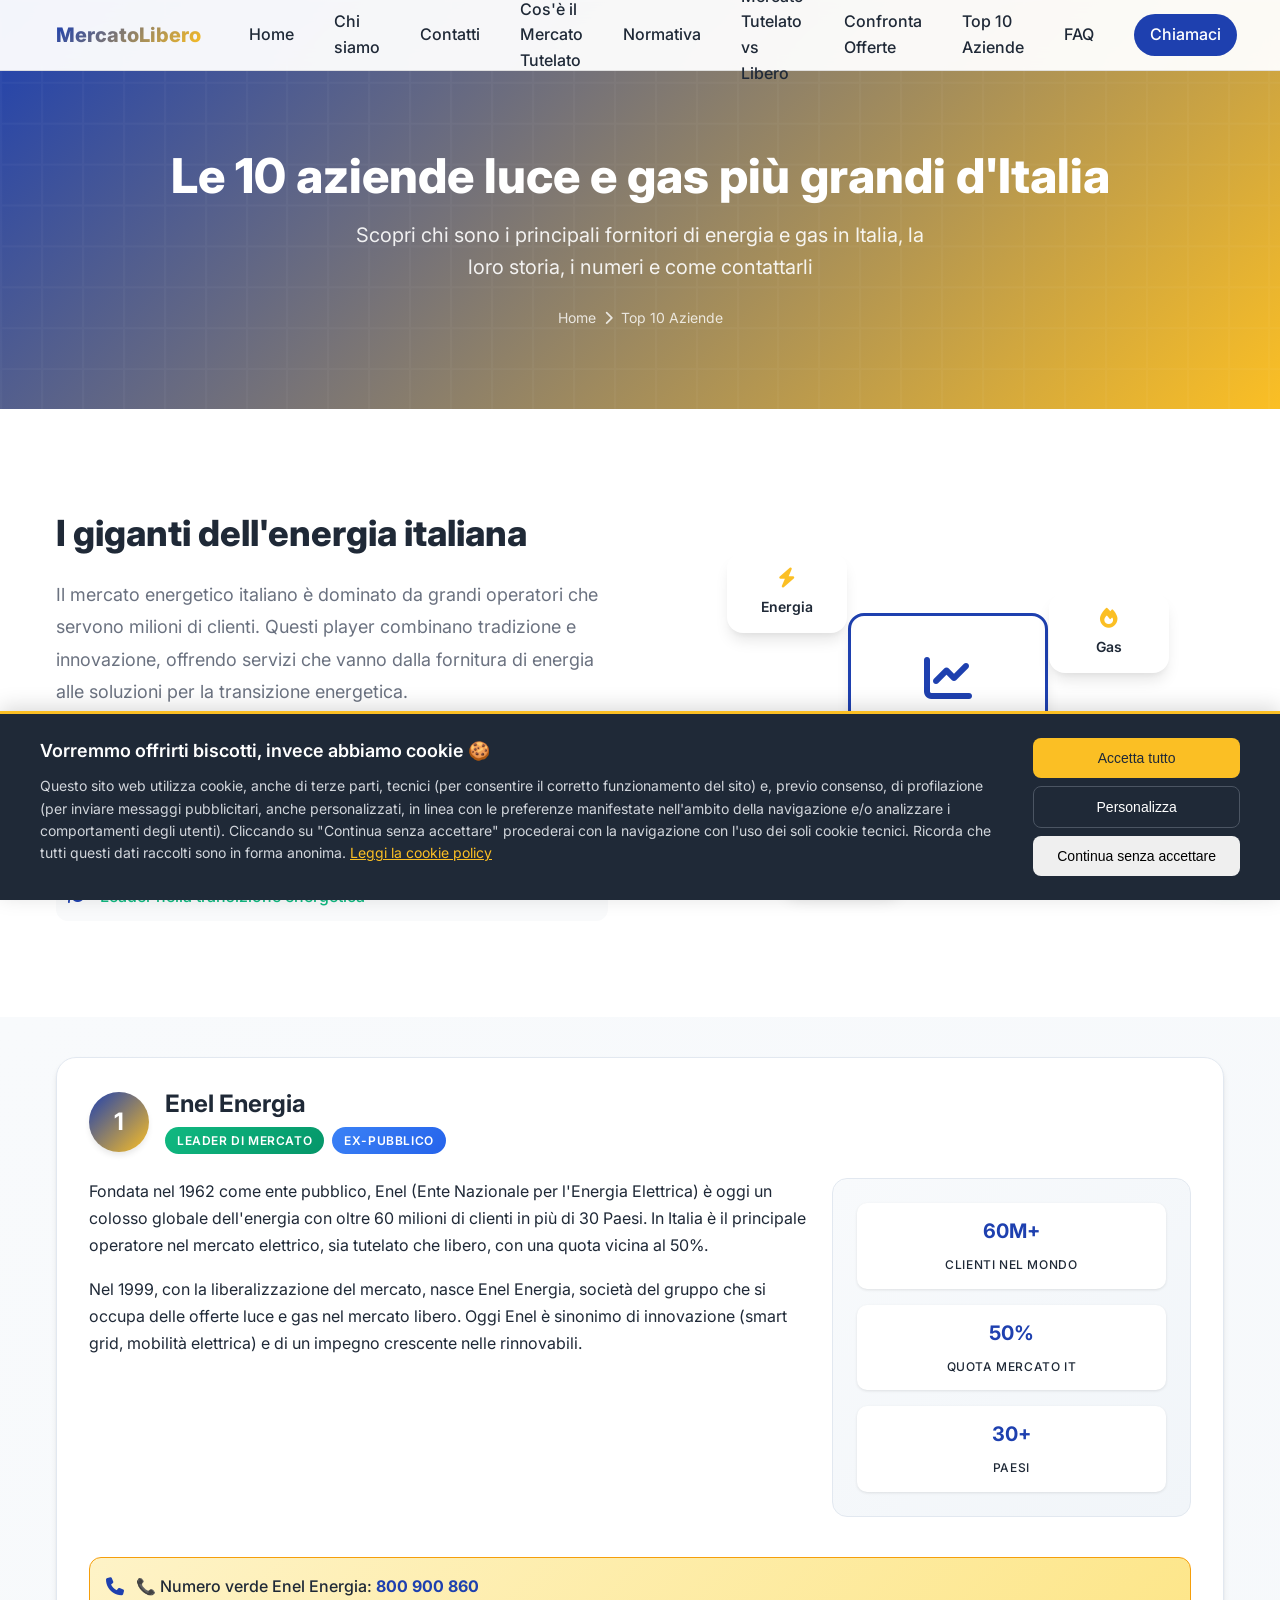
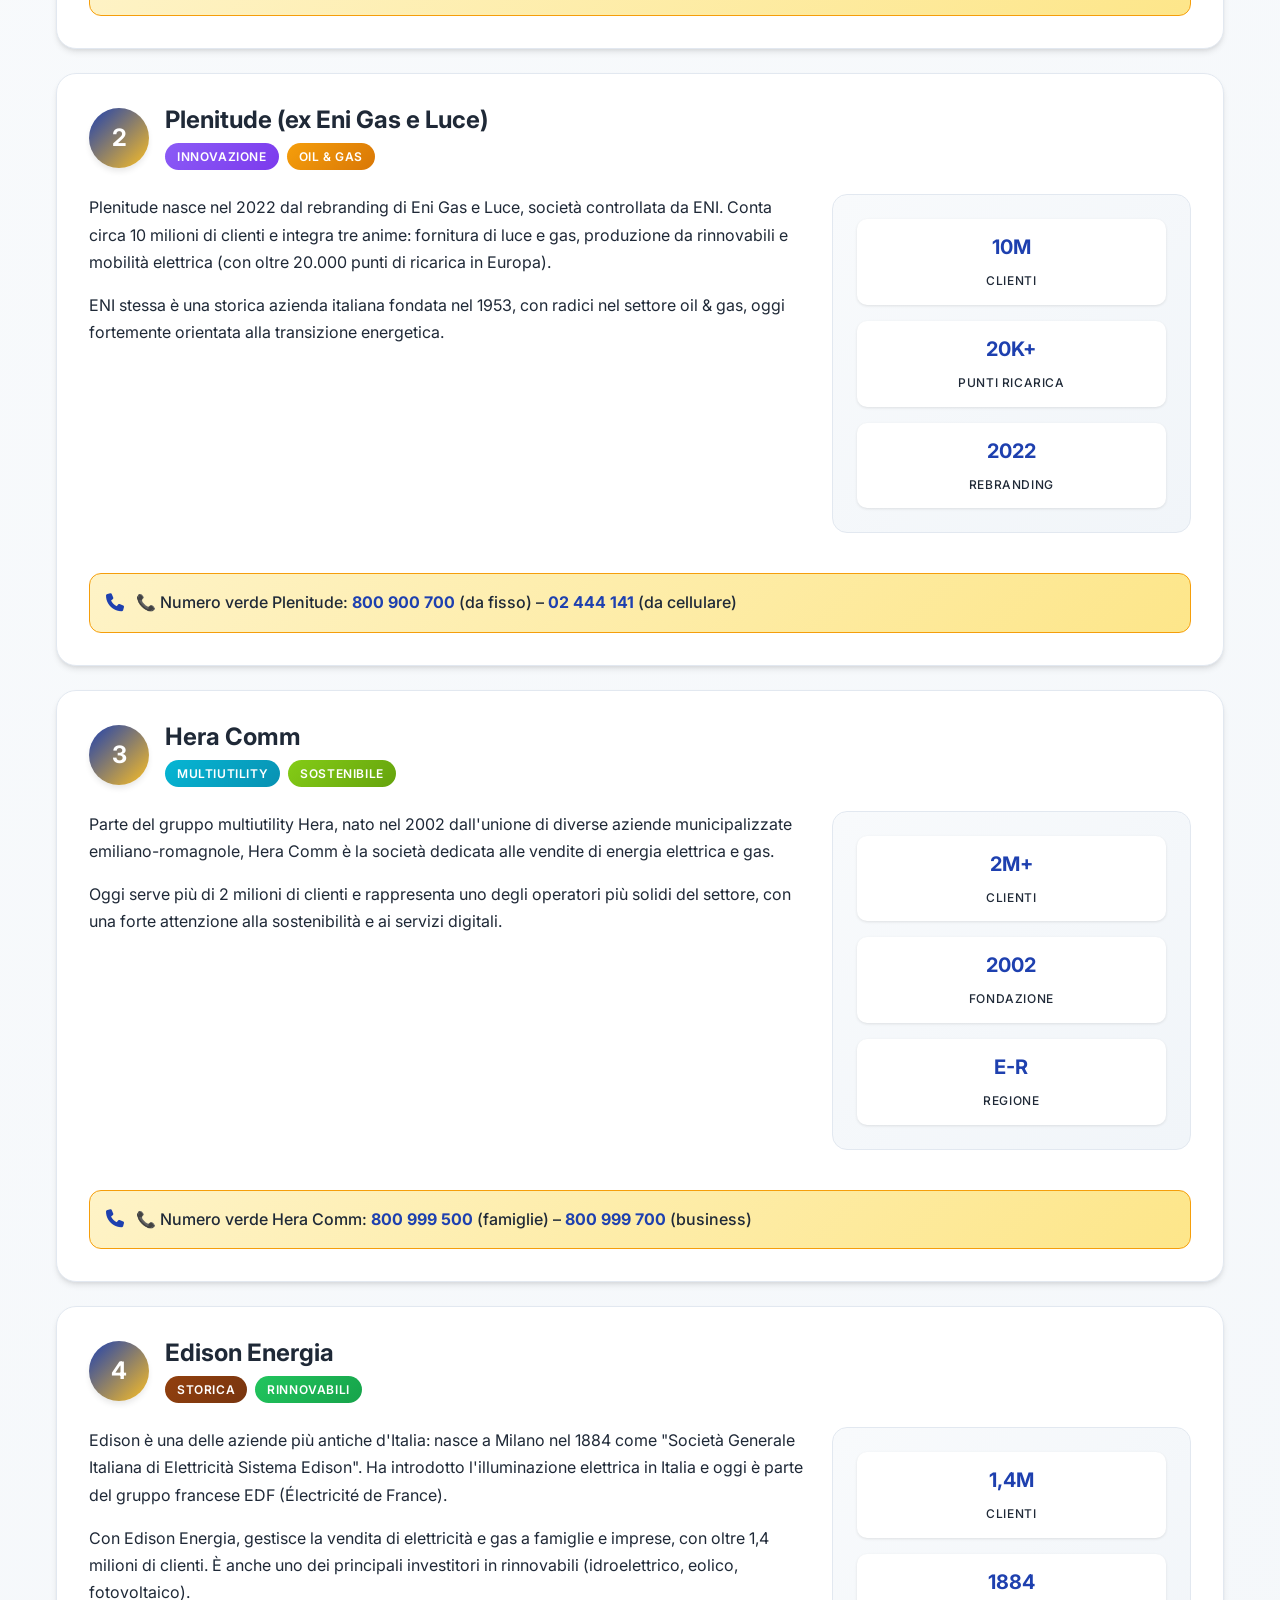
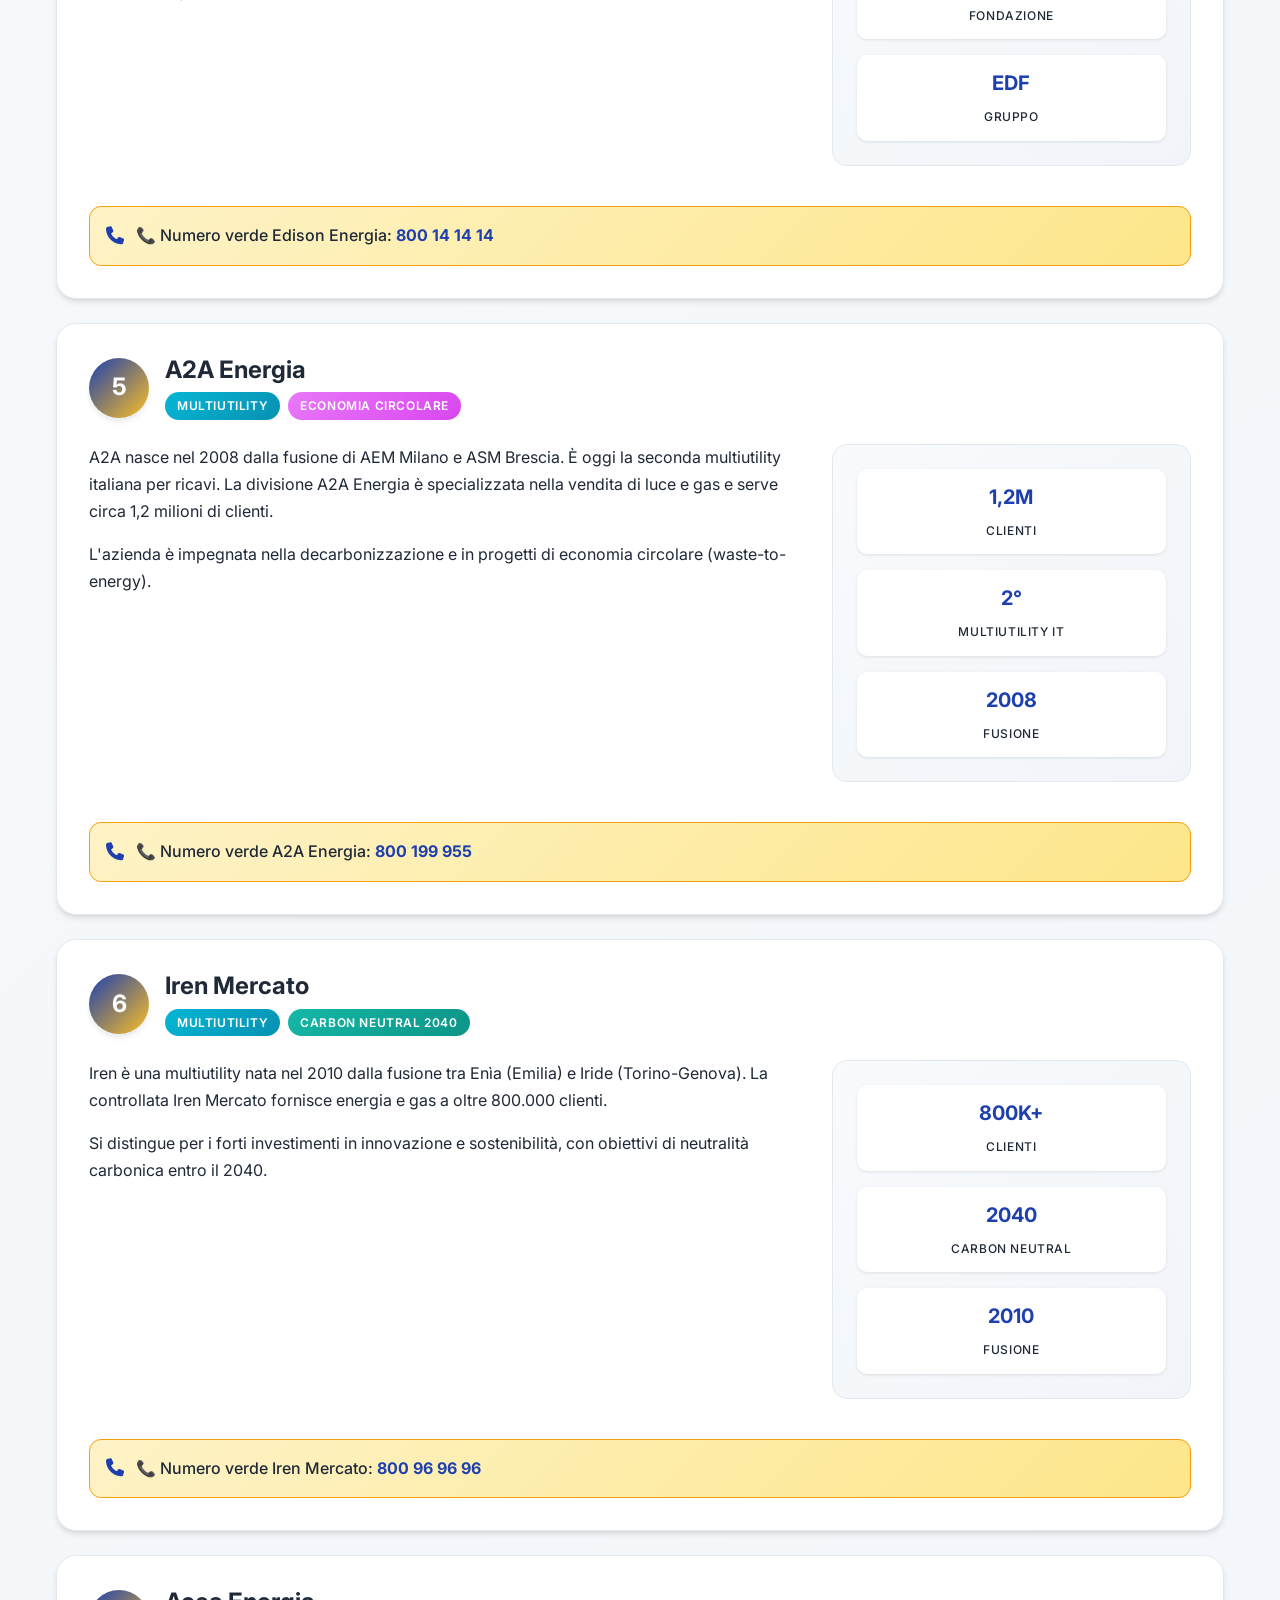
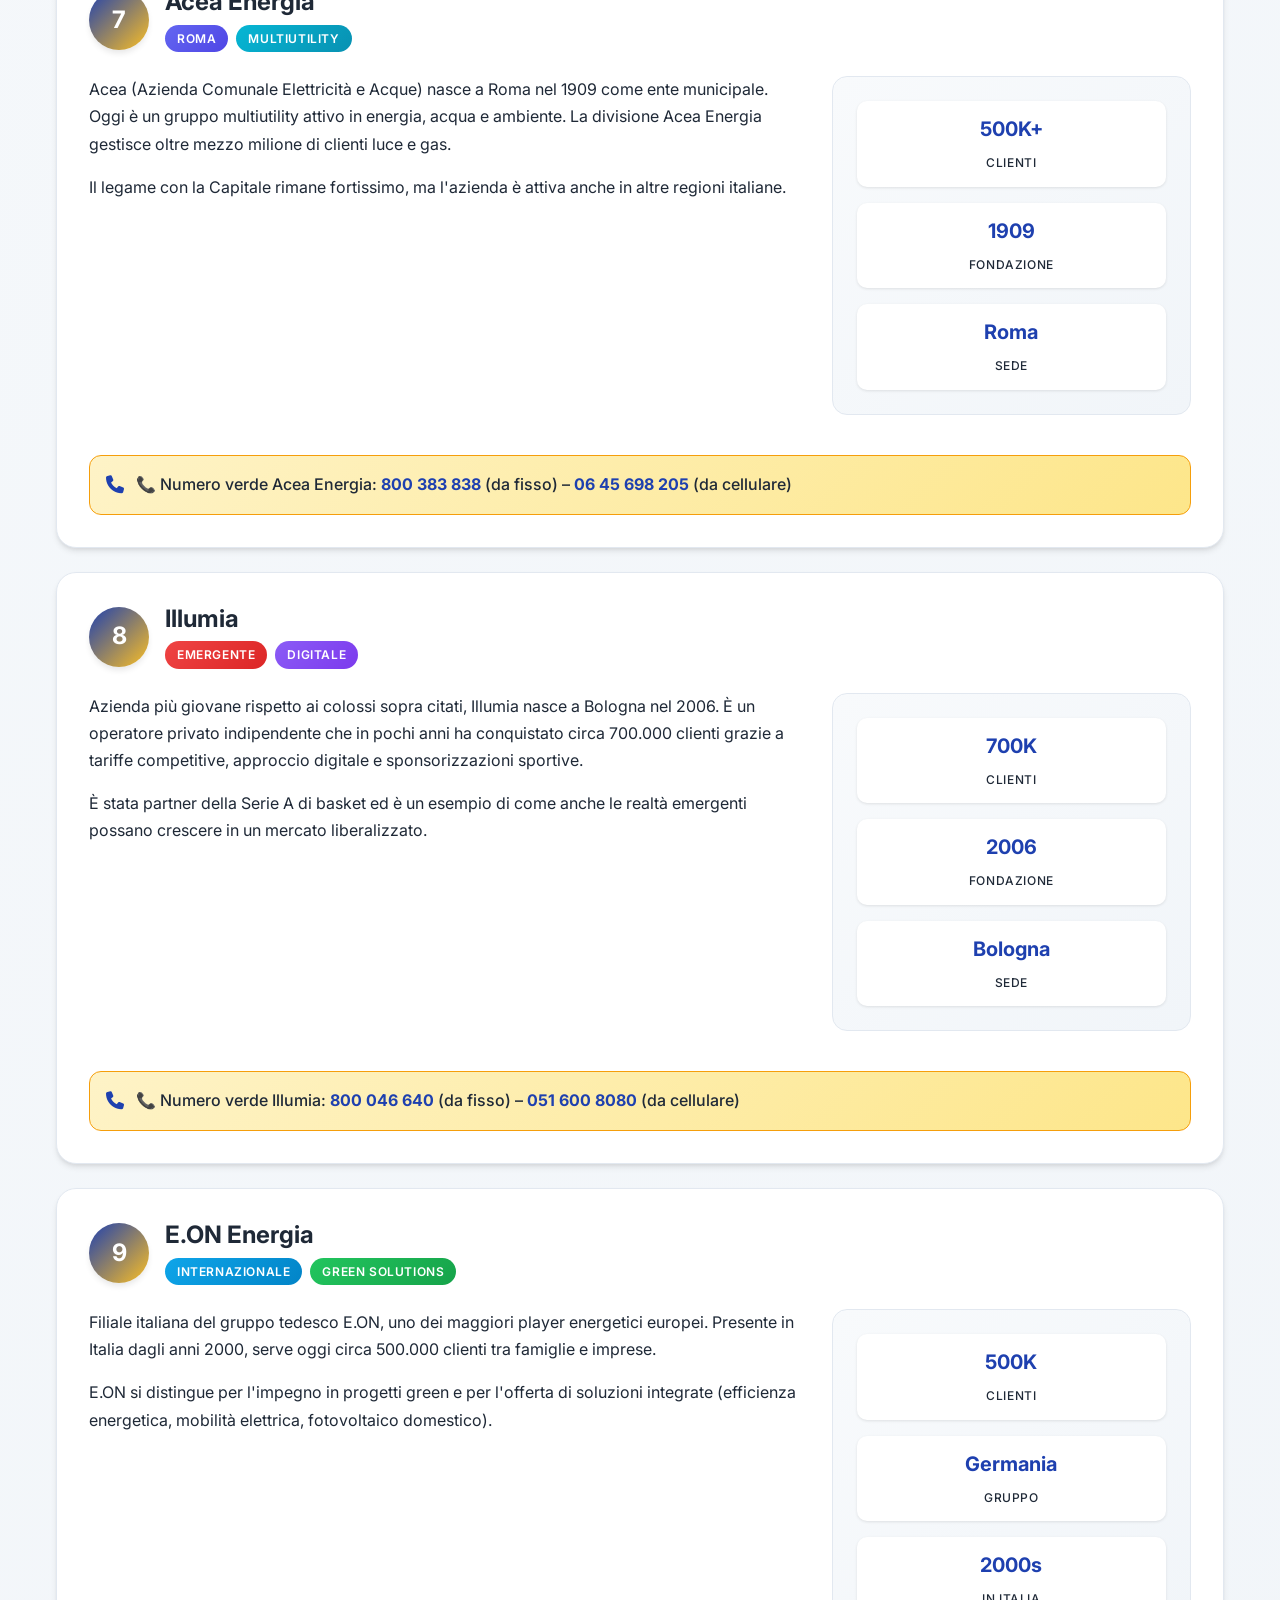
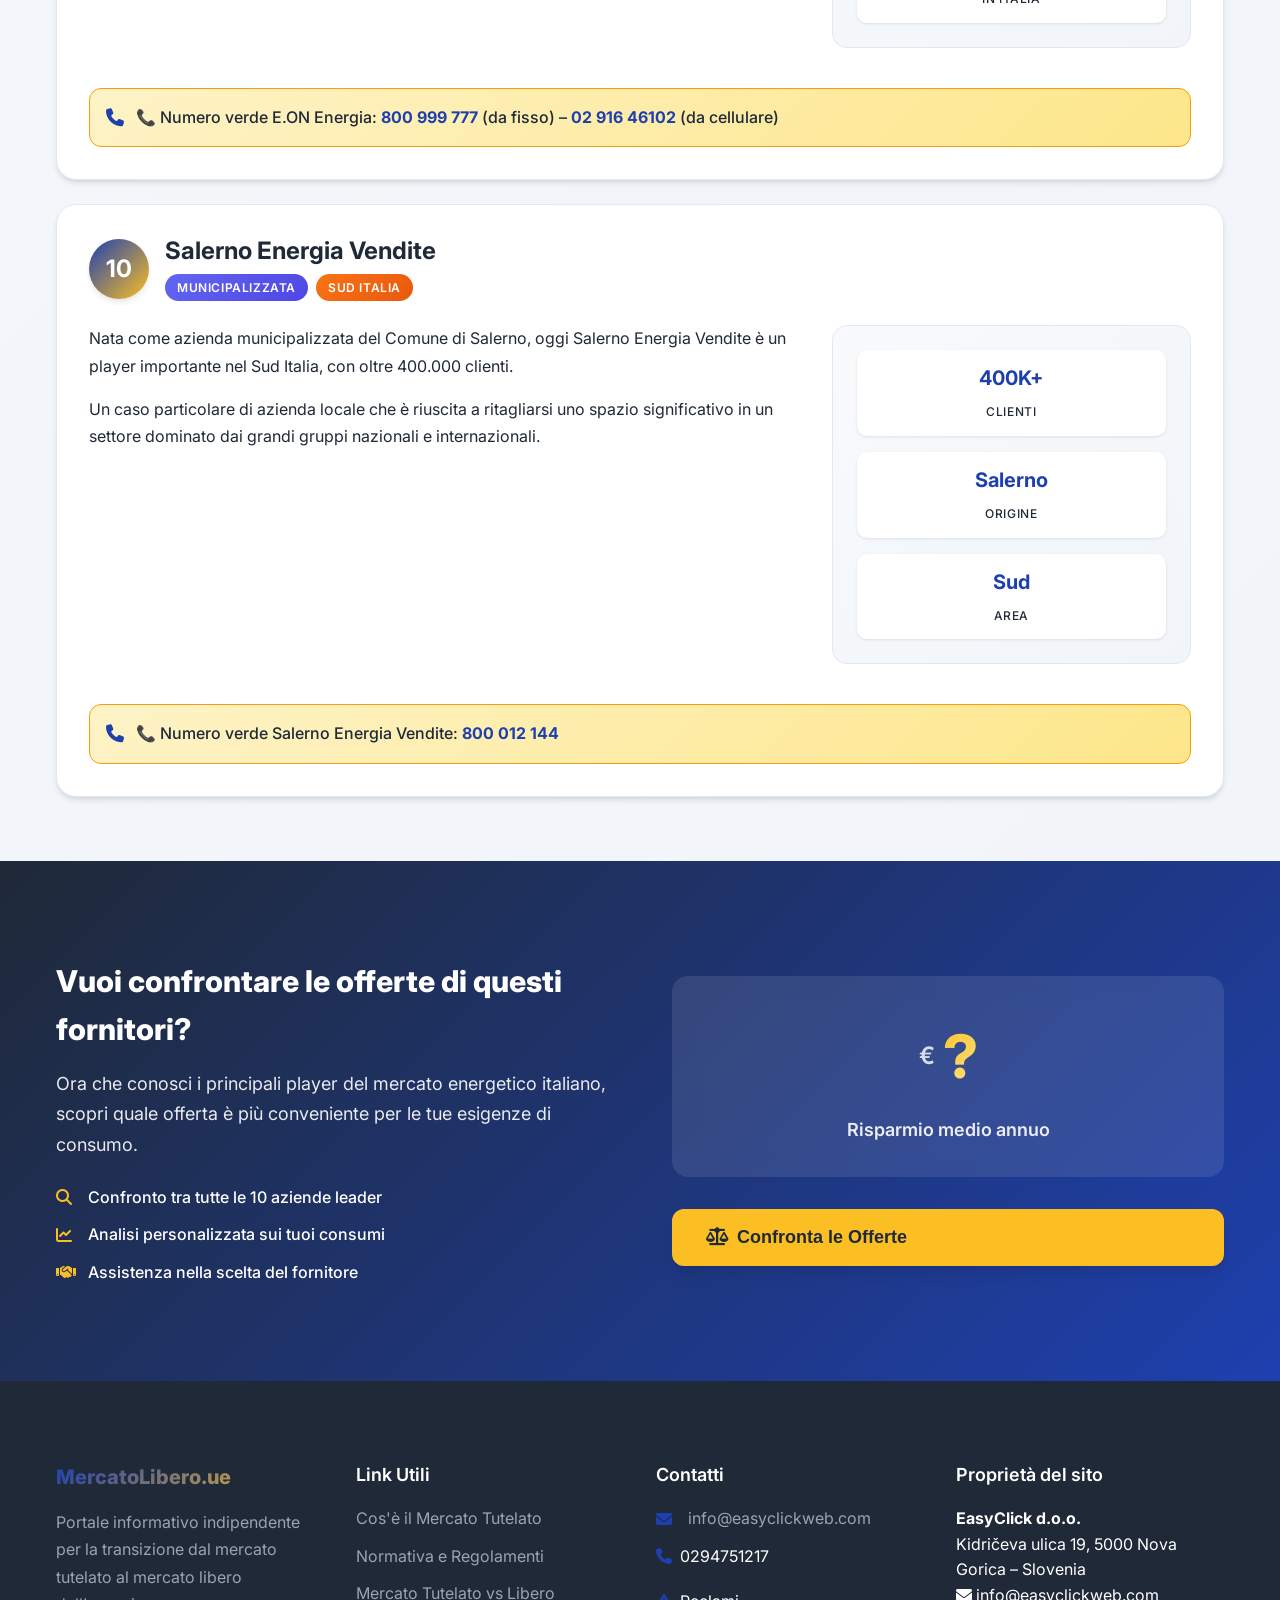
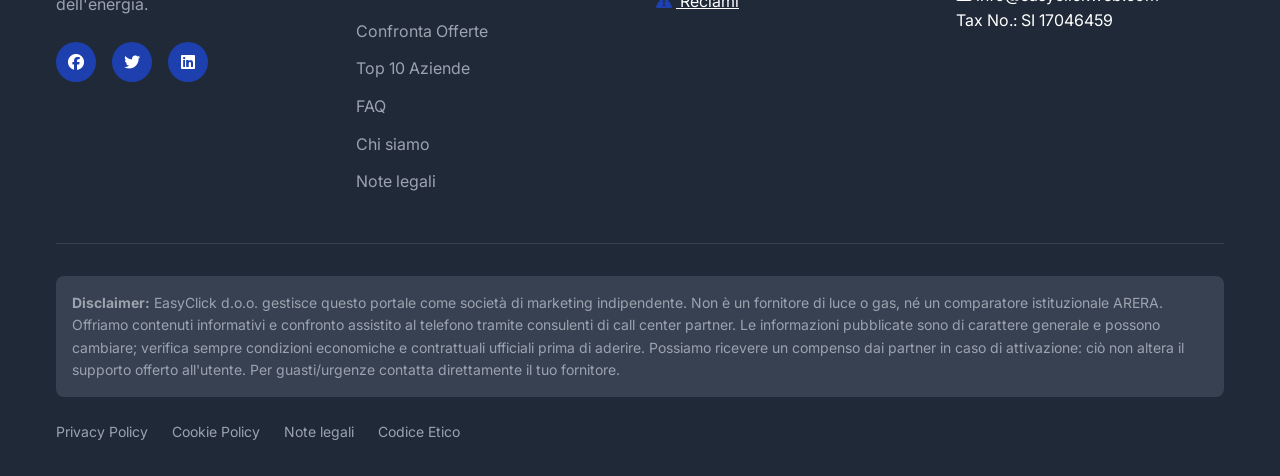
<file: aziende-luce-gas.html>
<!DOCTYPE html>
<html lang="it">
<head>
    <!-- Google tag (gtag.js) -->
    <script async src="https://www.googletagmanager.com/gtag/js?id=G-N847EGJ1N3"></script>
    <script>
      window.dataLayer = window.dataLayer || [];
      function gtag(){dataLayer.push(arguments);}
      gtag('js', new Date());

      gtag('config', 'G-N847EGJ1N3');
    </script>
    <!-- Google tag (gtag.js) -->
    <script async src="https://www.googletagmanager.com/gtag/js?id=AW-17095151587"></script>
    <script>
      window.dataLayer = window.dataLayer || [];
      function gtag(){dataLayer.push(arguments);}
      gtag('js', new Date());

      gtag('config', 'AW-17095151587');
    </script>
    <!-- Microsoft Clarity -->
    <script type="text/javascript">
    (function(c,l,a,r,i,t,y){
        c[a]=c[a]||function(){(c[a].q=c[a].q||[]).push(arguments)};
        t=l.createElement(r);t.async=1;t.src="https://www.clarity.ms/tag/"+i;
        y=l.getElementsByTagName(r)[0];y.parentNode.insertBefore(t,y);
    })(window, document, "clarity", "script", "v6f7iinmea");
    </script>
    <meta charset="UTF-8">
    <meta name="viewport" content="width=device-width, initial-scale=1.0">
    <meta name="format-detection" content="telephone=no">
    <title>Le 10 aziende luce e gas più grandi d'Italia - Guida completa</title>
    <meta name="description" content="Scopri chi sono i principali fornitori di energia elettrica e gas in Italia: storia, numeri, contatti delle 10 aziende leader del settore energetico.">
    <!-- Open Graph / Twitter -->
    <meta property="og:type" content="website">
    <meta property="og:title" content="Le 10 aziende luce e gas più grandi d'Italia">
    <meta property="og:description" content="Guida completa ai principali fornitori di energia e gas in Italia: storia, numeri e contatti delle aziende leader.">
    <meta property="og:image" content="/img/hero-coppia-tablet.webp">
    <meta name="twitter:card" content="summary_large_image">
    <meta name="twitter:title" content="Le 10 aziende luce e gas più grandi d'Italia">
    <meta name="twitter:description" content="Guida completa ai principali fornitori di energia e gas in Italia: storia, numeri e contatti delle aziende leader.">
    <link rel="stylesheet" href="css/style.css">
    <link rel="stylesheet" href="css/mobile-optimizations.css">
    <link href="https://fonts.googleapis.com/css2?family=Inter:wght@300;400;500;600;700;800&display=swap" rel="stylesheet">
    <link rel="stylesheet" href="https://cdnjs.cloudflare.com/ajax/libs/font-awesome/6.4.0/css/all.min.css">
    <link href="https://unpkg.com/aos@2.3.1/dist/aos.css" rel="stylesheet">
</head>
<body>
    <!-- Navigation -->
    <nav class="navbar">
        <div class="nav-container">
                <div class="nav-logo">
                <a href="index.html">MercatoLibero</a>
            </div>
            <div class="nav-menu" id="navMenu">
                <a href="index.html" class="nav-link">Home</a>
                <a href="chi-siamo.html" class="nav-link">Chi siamo</a>
                <a href="contatti.html" class="nav-link">Contatti</a>
                <a href="mercato-tutelato.html" class="nav-link">Cos'è il Mercato Tutelato</a>
                <a href="normativa.html" class="nav-link">Normativa</a>
                <a href="confronto.html" class="nav-link">Mercato Tutelato vs Libero</a>
                <a href="#" class="nav-link" onclick="openContactModal('offerte'); return false;">Confronta Offerte</a>
                <a href="aziende-luce-gas.html" class="nav-link active">Top 10 Aziende</a>
                <a href="faq.html" class="nav-link">FAQ</a>
                <a href="tel:+390294751217" class="nav-link nav-cta">Chiamaci</a>
            </div>
            <button class="nav-toggle" id="navToggle" aria-controls="navMenu" aria-expanded="false" aria-label="Apri menu">
                <span class="bar" aria-hidden="true"></span>
                <span class="bar" aria-hidden="true"></span>
                <span class="bar" aria-hidden="true"></span>
            </button>
        </div>
    </nav>

    <!-- Page Header -->
    <section class="page-header">
        <div class="container">
            <div class="page-header-content" data-aos="fade-up">
                <h1 class="page-title">Le 10 aziende luce e gas più grandi d'Italia</h1>
                <p class="page-subtitle">
                    Scopri chi sono i principali fornitori di energia e gas in Italia, la loro storia, i numeri e come contattarli
                </p>
                <div class="breadcrumb">
                    <a href="index.html">Home</a>
                    <i class="fas fa-chevron-right"></i>
                    <span>Top 10 Aziende</span>
                </div>
            </div>
        </div>
    </section>

    <!-- Introduction Section -->
    <section class="intro-section">
        <div class="container">
            <div class="intro-content">
                <div class="intro-text" data-aos="fade-right">
                    <h2 class="section-title">I giganti dell'energia italiana</h2>
                    <p class="intro-description">
                        Il mercato energetico italiano è dominato da grandi operatori che servono milioni di clienti. 
                        Questi player combinano tradizione e innovazione, offrendo servizi che vanno dalla fornitura 
                        di energia alle soluzioni per la transizione energetica.
                    </p>
                    <div class="intro-highlights">
                        <div class="highlight-item">
                            <i class="fas fa-users"></i>
                            <span>Oltre 100 milioni di clienti serviti</span>
                        </div>
                        <div class="highlight-item">
                            <i class="fas fa-building"></i>
                            <span>Da storiche municipalizzate a multinazionali</span>
                        </div>
                        <div class="highlight-item">
                            <i class="fas fa-leaf"></i>
                            <span>Leader nella transizione energetica</span>
                        </div>
                    </div>
                </div>
                <div class="intro-visual" data-aos="fade-left">
                    <div class="visual-card main-card">
                        <i class="fas fa-chart-line"></i>
                        <h3>Top 10 Fornitori</h3>
                        <p>Mercato Energetico Italiano</p>
                    </div>
                    <div class="visual-card floating-card-1">
                        <i class="fas fa-bolt"></i>
                        <span>Energia</span>
                    </div>
                    <div class="visual-card floating-card-2">
                        <i class="fas fa-fire"></i>
                        <span>Gas</span>
                    </div>
                    <div class="visual-card floating-card-3">
                        <i class="fas fa-globe"></i>
                        <span>Italia</span>
                    </div>
                </div>
            </div>
        </div>
    </section>

    <!-- Companies Section -->
    <section class="companies-section">
        <div class="container">
            <!-- Company 1: Enel Energia -->
            <div class="company-card" data-aos="fade-up" data-aos-delay="100">
                <div class="company-header">
                    <div class="company-rank">1</div>
                    <div class="company-info">
                        <h3 class="company-name">Enel Energia</h3>
                        <div class="company-badges">
                            <span class="badge badge-leader">Leader di Mercato</span>
                            <span class="badge badge-public">Ex-Pubblico</span>
                        </div>
                    </div>
                </div>
                <div class="company-content">
                    <div class="company-description">
                        <p>
                            Fondata nel 1962 come ente pubblico, Enel (Ente Nazionale per l'Energia Elettrica) è oggi un colosso globale dell'energia con oltre 60 milioni di clienti in più di 30 Paesi. In Italia è il principale operatore nel mercato elettrico, sia tutelato che libero, con una quota vicina al 50%.
                        </p>
                        <p>
                            Nel 1999, con la liberalizzazione del mercato, nasce Enel Energia, società del gruppo che si occupa delle offerte luce e gas nel mercato libero. Oggi Enel è sinonimo di innovazione (smart grid, mobilità elettrica) e di un impegno crescente nelle rinnovabili.
                        </p>
                    </div>
                    <div class="company-stats">
                        <div class="stat-item">
                            <span class="stat-number">60M+</span>
                            <span class="stat-label">Clienti nel mondo</span>
                        </div>
                        <div class="stat-item">
                            <span class="stat-number">50%</span>
                            <span class="stat-label">Quota mercato IT</span>
                        </div>
                        <div class="stat-item">
                            <span class="stat-number">30+</span>
                            <span class="stat-label">Paesi</span>
                        </div>
                    </div>
                    <div class="company-contact">
                        <i class="fas fa-phone"></i>
                        <span>📞 Numero verde Enel Energia: <strong class="no-tel-link">800 900 860</strong></span>
                    </div>
                </div>
            </div>

            <!-- Company 2: Plenitude -->
            <div class="company-card" data-aos="fade-up" data-aos-delay="200">
                <div class="company-header">
                    <div class="company-rank">2</div>
                    <div class="company-info">
                        <h3 class="company-name">Plenitude (ex Eni Gas e Luce)</h3>
                        <div class="company-badges">
                            <span class="badge badge-innovation">Innovazione</span>
                            <span class="badge badge-energy">Oil & Gas</span>
                        </div>
                    </div>
                </div>
                <div class="company-content">
                    <div class="company-description">
                        <p>
                            Plenitude nasce nel 2022 dal rebranding di Eni Gas e Luce, società controllata da ENI. Conta circa 10 milioni di clienti e integra tre anime: fornitura di luce e gas, produzione da rinnovabili e mobilità elettrica (con oltre 20.000 punti di ricarica in Europa).
                        </p>
                        <p>
                            ENI stessa è una storica azienda italiana fondata nel 1953, con radici nel settore oil & gas, oggi fortemente orientata alla transizione energetica.
                        </p>
                    </div>
                    <div class="company-stats">
                        <div class="stat-item">
                            <span class="stat-number">10M</span>
                            <span class="stat-label">Clienti</span>
                        </div>
                        <div class="stat-item">
                            <span class="stat-number">20K+</span>
                            <span class="stat-label">Punti ricarica</span>
                        </div>
                        <div class="stat-item">
                            <span class="stat-number">2022</span>
                            <span class="stat-label">Rebranding</span>
                        </div>
                    </div>
                    <div class="company-contact">
                        <i class="fas fa-phone"></i>
                        <span>📞 Numero verde Plenitude: <strong class="no-tel-link">800 900 700</strong> (da fisso) – <strong class="no-tel-link">02 444 141</strong> (da cellulare)</span>
                    </div>
                </div>
            </div>

            <!-- Company 3: Hera Comm -->
            <div class="company-card" data-aos="fade-up" data-aos-delay="300">
                <div class="company-header">
                    <div class="company-rank">3</div>
                    <div class="company-info">
                        <h3 class="company-name">Hera Comm</h3>
                        <div class="company-badges">
                            <span class="badge badge-multiutility">Multiutility</span>
                            <span class="badge badge-sustainable">Sostenibile</span>
                        </div>
                    </div>
                </div>
                <div class="company-content">
                    <div class="company-description">
                        <p>
                            Parte del gruppo multiutility Hera, nato nel 2002 dall'unione di diverse aziende municipalizzate emiliano-romagnole, Hera Comm è la società dedicata alle vendite di energia elettrica e gas.
                        </p>
                        <p>
                            Oggi serve più di 2 milioni di clienti e rappresenta uno degli operatori più solidi del settore, con una forte attenzione alla sostenibilità e ai servizi digitali.
                        </p>
                    </div>
                    <div class="company-stats">
                        <div class="stat-item">
                            <span class="stat-number">2M+</span>
                            <span class="stat-label">Clienti</span>
                        </div>
                        <div class="stat-item">
                            <span class="stat-number">2002</span>
                            <span class="stat-label">Fondazione</span>
                        </div>
                        <div class="stat-item">
                            <span class="stat-number">E-R</span>
                            <span class="stat-label">Regione</span>
                        </div>
                    </div>
                    <div class="company-contact">
                        <i class="fas fa-phone"></i>
                        <span>📞 Numero verde Hera Comm: <strong class="no-tel-link">800 999 500</strong> (famiglie) – <strong class="no-tel-link">800 999 700</strong> (business)</span>
                    </div>
                </div>
            </div>

            <!-- Company 4: Edison Energia -->
            <div class="company-card" data-aos="fade-up" data-aos-delay="400">
                <div class="company-header">
                    <div class="company-rank">4</div>
                    <div class="company-info">
                        <h3 class="company-name">Edison Energia</h3>
                        <div class="company-badges">
                            <span class="badge badge-historic">Storica</span>
                            <span class="badge badge-renewables">Rinnovabili</span>
                        </div>
                    </div>
                </div>
                <div class="company-content">
                    <div class="company-description">
                        <p>
                            Edison è una delle aziende più antiche d'Italia: nasce a Milano nel 1884 come "Società Generale Italiana di Elettricità Sistema Edison". Ha introdotto l'illuminazione elettrica in Italia e oggi è parte del gruppo francese EDF (Électricité de France).
                        </p>
                        <p>
                            Con Edison Energia, gestisce la vendita di elettricità e gas a famiglie e imprese, con oltre 1,4 milioni di clienti. È anche uno dei principali investitori in rinnovabili (idroelettrico, eolico, fotovoltaico).
                        </p>
                    </div>
                    <div class="company-stats">
                        <div class="stat-item">
                            <span class="stat-number">1,4M</span>
                            <span class="stat-label">Clienti</span>
                        </div>
                        <div class="stat-item">
                            <span class="stat-number">1884</span>
                            <span class="stat-label">Fondazione</span>
                        </div>
                        <div class="stat-item">
                            <span class="stat-number">EDF</span>
                            <span class="stat-label">Gruppo</span>
                        </div>
                    </div>
                    <div class="company-contact">
                        <i class="fas fa-phone"></i>
                        <span>📞 Numero verde Edison Energia: <strong class="no-tel-link">800 14 14 14</strong></span>
                    </div>
                </div>
            </div>

            <!-- Company 5: A2A Energia -->
            <div class="company-card" data-aos="fade-up" data-aos-delay="500">
                <div class="company-header">
                    <div class="company-rank">5</div>
                    <div class="company-info">
                        <h3 class="company-name">A2A Energia</h3>
                        <div class="company-badges">
                            <span class="badge badge-multiutility">Multiutility</span>
                            <span class="badge badge-circular">Economia Circolare</span>
                        </div>
                    </div>
                </div>
                <div class="company-content">
                    <div class="company-description">
                        <p>
                            A2A nasce nel 2008 dalla fusione di AEM Milano e ASM Brescia. È oggi la seconda multiutility italiana per ricavi. La divisione A2A Energia è specializzata nella vendita di luce e gas e serve circa 1,2 milioni di clienti.
                        </p>
                        <p>
                            L'azienda è impegnata nella decarbonizzazione e in progetti di economia circolare (waste-to-energy).
                        </p>
                    </div>
                    <div class="company-stats">
                        <div class="stat-item">
                            <span class="stat-number">1,2M</span>
                            <span class="stat-label">Clienti</span>
                        </div>
                        <div class="stat-item">
                            <span class="stat-number">2°</span>
                            <span class="stat-label">Multiutility IT</span>
                        </div>
                        <div class="stat-item">
                            <span class="stat-number">2008</span>
                            <span class="stat-label">Fusione</span>
                        </div>
                    </div>
                    <div class="company-contact">
                        <i class="fas fa-phone"></i>
                        <span>📞 Numero verde A2A Energia: <strong class="no-tel-link">800 199 955</strong></span>
                    </div>
                </div>
            </div>

            <!-- Company 6: Iren Mercato -->
            <div class="company-card" data-aos="fade-up" data-aos-delay="600">
                <div class="company-header">
                    <div class="company-rank">6</div>
                    <div class="company-info">
                        <h3 class="company-name">Iren Mercato</h3>
                        <div class="company-badges">
                            <span class="badge badge-multiutility">Multiutility</span>
                            <span class="badge badge-carbon-neutral">Carbon Neutral 2040</span>
                        </div>
                    </div>
                </div>
                <div class="company-content">
                    <div class="company-description">
                        <p>
                            Iren è una multiutility nata nel 2010 dalla fusione tra Enìa (Emilia) e Iride (Torino-Genova). La controllata Iren Mercato fornisce energia e gas a oltre 800.000 clienti.
                        </p>
                        <p>
                            Si distingue per i forti investimenti in innovazione e sostenibilità, con obiettivi di neutralità carbonica entro il 2040.
                        </p>
                    </div>
                    <div class="company-stats">
                        <div class="stat-item">
                            <span class="stat-number">800K+</span>
                            <span class="stat-label">Clienti</span>
                        </div>
                        <div class="stat-item">
                            <span class="stat-number">2040</span>
                            <span class="stat-label">Carbon Neutral</span>
                        </div>
                        <div class="stat-item">
                            <span class="stat-number">2010</span>
                            <span class="stat-label">Fusione</span>
                        </div>
                    </div>
                    <div class="company-contact">
                        <i class="fas fa-phone"></i>
                        <span>📞 Numero verde Iren Mercato: <strong class="no-tel-link">800 96 96 96</strong></span>
                    </div>
                </div>
            </div>

            <!-- Company 7: Acea Energia -->
            <div class="company-card" data-aos="fade-up" data-aos-delay="700">
                <div class="company-header">
                    <div class="company-rank">7</div>
                    <div class="company-info">
                        <h3 class="company-name">Acea Energia</h3>
                        <div class="company-badges">
                            <span class="badge badge-municipal">Roma</span>
                            <span class="badge badge-multiutility">Multiutility</span>
                        </div>
                    </div>
                </div>
                <div class="company-content">
                    <div class="company-description">
                        <p>
                            Acea (Azienda Comunale Elettricità e Acque) nasce a Roma nel 1909 come ente municipale. Oggi è un gruppo multiutility attivo in energia, acqua e ambiente. La divisione Acea Energia gestisce oltre mezzo milione di clienti luce e gas.
                        </p>
                        <p>
                            Il legame con la Capitale rimane fortissimo, ma l'azienda è attiva anche in altre regioni italiane.
                        </p>
                    </div>
                    <div class="company-stats">
                        <div class="stat-item">
                            <span class="stat-number">500K+</span>
                            <span class="stat-label">Clienti</span>
                        </div>
                        <div class="stat-item">
                            <span class="stat-number">1909</span>
                            <span class="stat-label">Fondazione</span>
                        </div>
                        <div class="stat-item">
                            <span class="stat-number">Roma</span>
                            <span class="stat-label">Sede</span>
                        </div>
                    </div>
                    <div class="company-contact">
                        <i class="fas fa-phone"></i>
                        <span>📞 Numero verde Acea Energia: <strong class="no-tel-link">800 383 838</strong> (da fisso) – <strong class="no-tel-link">06 45 698 205</strong> (da cellulare)</span>
                    </div>
                </div>
            </div>

            <!-- Company 8: Illumia -->
            <div class="company-card" data-aos="fade-up" data-aos-delay="800">
                <div class="company-header">
                    <div class="company-rank">8</div>
                    <div class="company-info">
                        <h3 class="company-name">Illumia</h3>
                        <div class="company-badges">
                            <span class="badge badge-emerging">Emergente</span>
                            <span class="badge badge-digital">Digitale</span>
                        </div>
                    </div>
                </div>
                <div class="company-content">
                    <div class="company-description">
                        <p>
                            Azienda più giovane rispetto ai colossi sopra citati, Illumia nasce a Bologna nel 2006. È un operatore privato indipendente che in pochi anni ha conquistato circa 700.000 clienti grazie a tariffe competitive, approccio digitale e sponsorizzazioni sportive.
                        </p>
                        <p>
                            È stata partner della Serie A di basket ed è un esempio di come anche le realtà emergenti possano crescere in un mercato liberalizzato.
                        </p>
                    </div>
                    <div class="company-stats">
                        <div class="stat-item">
                            <span class="stat-number">700K</span>
                            <span class="stat-label">Clienti</span>
                        </div>
                        <div class="stat-item">
                            <span class="stat-number">2006</span>
                            <span class="stat-label">Fondazione</span>
                        </div>
                        <div class="stat-item">
                            <span class="stat-number">Bologna</span>
                            <span class="stat-label">Sede</span>
                        </div>
                    </div>
                    <div class="company-contact">
                        <i class="fas fa-phone"></i>
                        <span>📞 Numero verde Illumia: <strong class="no-tel-link">800 046 640</strong> (da fisso) – <strong class="no-tel-link">051 600 8080</strong> (da cellulare)</span>
                    </div>
                </div>
            </div>

            <!-- Company 9: E.ON Energia -->
            <div class="company-card" data-aos="fade-up" data-aos-delay="900">
                <div class="company-header">
                    <div class="company-rank">9</div>
                    <div class="company-info">
                        <h3 class="company-name">E.ON Energia</h3>
                        <div class="company-badges">
                            <span class="badge badge-international">Internazionale</span>
                            <span class="badge badge-green">Green Solutions</span>
                        </div>
                    </div>
                </div>
                <div class="company-content">
                    <div class="company-description">
                        <p>
                            Filiale italiana del gruppo tedesco E.ON, uno dei maggiori player energetici europei. Presente in Italia dagli anni 2000, serve oggi circa 500.000 clienti tra famiglie e imprese.
                        </p>
                        <p>
                            E.ON si distingue per l'impegno in progetti green e per l'offerta di soluzioni integrate (efficienza energetica, mobilità elettrica, fotovoltaico domestico).
                        </p>
                    </div>
                    <div class="company-stats">
                        <div class="stat-item">
                            <span class="stat-number">500K</span>
                            <span class="stat-label">Clienti</span>
                        </div>
                        <div class="stat-item">
                            <span class="stat-number">Germania</span>
                            <span class="stat-label">Gruppo</span>
                        </div>
                        <div class="stat-item">
                            <span class="stat-number">2000s</span>
                            <span class="stat-label">In Italia</span>
                        </div>
                    </div>
                    <div class="company-contact">
                        <i class="fas fa-phone"></i>
                        <span>📞 Numero verde E.ON Energia: <strong class="no-tel-link">800 999 777</strong> (da fisso) – <strong class="no-tel-link">02 916 46102</strong> (da cellulare)</span>
                    </div>
                </div>
            </div>

            <!-- Company 10: Salerno Energia Vendite -->
            <div class="company-card" data-aos="fade-up" data-aos-delay="1000">
                <div class="company-header">
                    <div class="company-rank">10</div>
                    <div class="company-info">
                        <h3 class="company-name">Salerno Energia Vendite</h3>
                        <div class="company-badges">
                            <span class="badge badge-municipal">Municipalizzata</span>
                            <span class="badge badge-south">Sud Italia</span>
                        </div>
                    </div>
                </div>
                <div class="company-content">
                    <div class="company-description">
                        <p>
                            Nata come azienda municipalizzata del Comune di Salerno, oggi Salerno Energia Vendite è un player importante nel Sud Italia, con oltre 400.000 clienti.
                        </p>
                        <p>
                            Un caso particolare di azienda locale che è riuscita a ritagliarsi uno spazio significativo in un settore dominato dai grandi gruppi nazionali e internazionali.
                        </p>
                    </div>
                    <div class="company-stats">
                        <div class="stat-item">
                            <span class="stat-number">400K+</span>
                            <span class="stat-label">Clienti</span>
                        </div>
                        <div class="stat-item">
                            <span class="stat-number">Salerno</span>
                            <span class="stat-label">Origine</span>
                        </div>
                        <div class="stat-item">
                            <span class="stat-number">Sud</span>
                            <span class="stat-label">Area</span>
                        </div>
                    </div>
                    <div class="company-contact">
                        <i class="fas fa-phone"></i>
                        <span>📞 Numero verde Salerno Energia Vendite: <strong class="no-tel-link">800 012 144</strong></span>
                    </div>
                </div>
            </div>
        </div>
    </section>

    <!-- Calculator Teaser -->
    <section class="calculator-teaser">
        <div class="container">
            <div class="teaser-content" data-aos="fade-up">
                <div class="teaser-text">
                    <h2>Vuoi confrontare le offerte di questi fornitori?</h2>
                    <p>
                        Ora che conosci i principali player del mercato energetico italiano, 
                        scopri quale offerta è più conveniente per le tue esigenze di consumo.
                    </p>
                    <ul class="teaser-features">
                        <li><i class="fas fa-search"></i> Confronto tra tutte le 10 aziende leader</li>
                        <li><i class="fas fa-chart-line"></i> Analisi personalizzata sui tuoi consumi</li>
                        <li><i class="fas fa-handshake"></i> Assistenza nella scelta del fornitore</li>
                    </ul>
                </div>
                <div class="teaser-action">
                    <div class="savings-preview">
                        <div class="savings-amount">
                            <span class="currency">€</span>
                            <span class="amount" data-count="400">?</span>
                        </div>
                        <span class="savings-label">Risparmio medio annuo</span>
                    </div>
                    <button type="button" class="btn btn-primary btn-large" onclick="openContactModal('offerte')">
                        <i class="fas fa-balance-scale"></i>
                        Confronta le Offerte
                    </button>
                </div>
            </div>
        </div>
    </section>

    <!-- Footer -->
    <footer class="footer" id="contatti">
        <div class="container">
            <div class="footer-content">
                <div class="footer-section">
                    <h3 class="footer-title">MercatoLibero.ue</h3>
                    <p class="footer-description">
                        Portale informativo indipendente per la transizione dal mercato tutelato al mercato libero dell'energia.
                    </p>
                    <div class="footer-social">
                        <a href="#" class="social-link"><i class="fab fa-facebook"></i></a>
                        <a href="#" class="social-link"><i class="fab fa-twitter"></i></a>
                        <a href="#" class="social-link"><i class="fab fa-linkedin"></i></a>
                    </div>
                </div>

                <div class="footer-section">
                    <h4 class="footer-subtitle">Link Utili</h4>
                    <ul class="footer-links">
                        <li><a href="mercato-tutelato.html">Cos'è il Mercato Tutelato</a></li>
                        <li><a href="normativa.html">Normativa e Regolamenti</a></li>
                        <li><a href="confronto.html">Mercato Tutelato vs Libero</a></li>
                        <li><a href="#" onclick="openContactModal('offerte'); return false;">Confronta Offerte</a></li>
                        <li><a href="aziende-luce-gas.html">Top 10 Aziende</a></li>
                        <li><a href="faq.html">FAQ</a></li>
                        <li><a href="chi-siamo.html">Chi siamo</a></li>
                        <li><a href="note-legali.html">Note legali</a></li>
                    </ul>
                </div>

                <div class="footer-section">
                    <h4 class="footer-subtitle">Contatti</h4>
                    <div class="footer-contact">
                        <p><i class="fas fa-envelope"></i> info@easyclickweb.com</p>
                        <p><a href="tel:0294751217" style="color: #fff; text-decoration: none;"><i class="fas fa-phone"></i> 0294751217</a></p>
                    </div>
                    <div class="footer-contact" style="margin-top: 20px;">
                        <p><a href="mailto:reclami@easyclickweb.com" style="color: #fff; text-decoration: underline;"><i class="fas fa-exclamation-triangle"></i> Reclami</a></p>
                    </div>
                </div>

                <div class="footer-section">
                    <h4 class="footer-subtitle">Proprietà del sito</h4>
                    <div class="footer-company">
                        <p><strong>EasyClick d.o.o.</strong></p>
                        <p>Kidričeva ulica 19, 5000 Nova Gorica – Slovenia</p>
                        <p><i class="fas fa-envelope"></i> info@easyclickweb.com</p>
                        <p>Tax No.: SI 17046459</p>
                    </div>
                </div>
            </div>

            <div class="footer-bottom">
                <div class="footer-disclaimer">
                    <p>
                        <strong>Disclaimer:</strong> EasyClick d.o.o. gestisce questo portale come società di marketing indipendente. Non è un fornitore di luce o gas, né un comparatore istituzionale ARERA. Offriamo contenuti informativi e confronto assistito al telefono tramite consulenti di call center partner. Le informazioni pubblicate sono di carattere generale e possono cambiare; verifica sempre condizioni economiche e contrattuali ufficiali prima di aderire. Possiamo ricevere un compenso dai partner in caso di attivazione: ciò non altera il supporto offerto all'utente. Per guasti/urgenze contatta direttamente il tuo fornitore.
                    </p>
                </div>
                <div class="footer-legal">
                    <div class="legal-links">
                        <a href="privacy-policy.html">Privacy Policy</a>
                        <a href="cookie-policy.html">Cookie Policy</a>
                        <a href="note-legali.html">Note legali</a>
                        <a href="codice-etico.html">Codice Etico</a>
                    </div>
                </div>
            </div>
        </div>
    </footer>

    <!-- Contact Form Modal -->
    <div id="contactModal" class="modal">
        <div class="modal-content">
            <div class="modal-header">
                <h2>Compila i tuoi dati</h2>
                <span class="close" onclick="closeContactModal()">&times;</span>
            </div>
            <div class="modal-body">
                <div id="zf_div_8mZJf0m746aDrQc_lAt2QRL8i-AorA6-W7D1j3oLAGY">
                </div>
                <script type="text/javascript">
                (function() {
                try{
                var f = document.createElement("iframe");

                var ifrmSrc = 'https://forms.zohopublic.eu/easyclickstoritvedoo1/form/Contatti/formperma/8mZJf0m746aDrQc_lAt2QRL8i-AorA6-W7D1j3oLAGY?zf_rszfm=1';


                        try{
                if ( typeof ZFAdvLead != "undefined" && typeof zfutm_zfAdvLead != "undefined" ) {
                for( var prmIdx = 0 ; prmIdx < ZFAdvLead.utmPNameArr.length ; prmIdx ++ ) {
                    var utmPm = ZFAdvLead.utmPNameArr[ prmIdx ];
                    utmPm = ( ZFAdvLead.isSameDomian && ( ZFAdvLead.utmcustPNameArr.indexOf(utmPm) == -1 ) ) ? "zf_" + utmPm : utmPm;
                    var utmVal = zfutm_zfAdvLead.zfautm_gC_enc( ZFAdvLead.utmPNameArr[ prmIdx ] );
                    if ( typeof utmVal !== "undefined" ) {
                      if ( utmVal != "" ) {
                        if(ifrmSrc.indexOf('?') > 0){
                             ifrmSrc = ifrmSrc+'&'+utmPm+'='+utmVal;
                        }else{
                            ifrmSrc = ifrmSrc+'?'+utmPm+'='+utmVal;
                        }
                      }
                    }
                }
                }
                if ( typeof ZFLead !== "undefined" && typeof zfutm_zfLead !== "undefined" ) {
                for( var prmIdx = 0 ; prmIdx < ZFLead.utmPNameArr.length ; prmIdx ++ ) {
                        var utmPm = ZFLead.utmPNameArr[ prmIdx ];
                        var utmVal = zfutm_zfLead.zfutm_gC_enc( ZFLead.utmPNameArr[ prmIdx ] );
                        if ( typeof utmVal !== "undefined" ) {
                          if ( utmVal != "" ){
                            if(ifrmSrc.indexOf('?') > 0){
                              ifrmSrc = ifrmSrc+'&'+utmPm+'='+utmVal;//No I18N
                            }else{
                              ifrmSrc = ifrmSrc+'?'+utmPm+'='+utmVal;//No I18N
                            }
                          }
                        }
                      }
                }
                }catch(e){}

                f.src = ifrmSrc;
                f.style.border="none";
                f.style.height="1341px";
                f.style.width="90%";
                f.style.transition="all 0.5s ease";
                f.setAttribute("aria-label", 'Contatti');

                var d = document.getElementById("zf_div_8mZJf0m746aDrQc_lAt2QRL8i-AorA6-W7D1j3oLAGY");
                d.appendChild(f);
                window.addEventListener('message', function (){
                var evntData = event.data;
                if( evntData && evntData.constructor == String ){
                var zf_ifrm_data = evntData.split("|");
                if ( zf_ifrm_data.length == 2 || zf_ifrm_data.length == 3 ) {
                var zf_perma = zf_ifrm_data[0];
                var zf_ifrm_ht_nw = ( parseInt(zf_ifrm_data[1], 10) + 15 ) + "px";
                var iframe = document.getElementById("zf_div_8mZJf0m746aDrQc_lAt2QRL8i-AorA6-W7D1j3oLAGY").getElementsByTagName("iframe")[0];
                if ( (iframe.src).indexOf('formperma') > 0 && (iframe.src).indexOf(zf_perma) > 0 ) {
                var prevIframeHeight = iframe.style.height;
                var zf_tout = false;
                if( zf_ifrm_data.length == 3 ) {
                    iframe.scrollIntoView();
                    zf_tout = true;
                }

                if ( prevIframeHeight != zf_ifrm_ht_nw ) {
                if( zf_tout ) {
                    setTimeout(function(){
                        iframe.style.height = zf_ifrm_ht_nw;
                    },500);
                } else {
                    iframe.style.height = zf_ifrm_ht_nw;
                }
                }
                }
                }
                }
                }, false);
                    }catch(e){}
                })();
                </script>
            </div>
        </div>
    </div>

    <!-- Cookie Banner -->
    <div id="cookieBanner" class="cookie-banner" style="display: none;">
        <div class="cookie-banner-content">
            <div class="cookie-banner-text">
                <h3>Vorremmo offrirti biscotti, invece abbiamo cookie 🍪</h3>
                <p>
                    Questo sito web utilizza cookie, anche di terze parti, 
                    tecnici (per consentire il corretto funzionamento del 
                    sito) e, previo consenso, di profilazione (per inviare 
                    messaggi pubblicitari, anche personalizzati, in linea con 
                    le preferenze manifestate nell'ambito della navigazione 
                    e/o analizzare i comportamenti degli utenti). Cliccando 
                    su "Continua senza accettare" procederai con la 
                    navigazione con l'uso dei soli cookie tecnici. Ricorda 
                    che tutti questi dati raccolti sono in forma anonima. 
                    <a href="cookie-policy.html">Leggi la cookie policy</a>
                </p>
            </div>
            <div class="cookie-banner-buttons">
                <button type="button" class="cookie-btn cookie-btn-accept" onclick="acceptAllCookies()">
                    Accetta tutto
                </button>
                <button type="button" class="cookie-btn cookie-btn-settings" onclick="openCookieSettings()">
                    Personalizza
                </button>
                <button type="button" class="cookie-btn cookie-btn-reject" onclick="rejectAllCookies()">
                    Continua senza accettare
                </button>
            </div>
        </div>
    </div>

    <!-- Cookie Settings Modal -->
    <div id="cookieSettingsModal" class="modal">
        <div class="modal-content">
            <div class="modal-header">
                <h2>Impostazioni Cookie</h2>
                <span class="close" onclick="closeCookieSettings()">&times;</span>
            </div>
            <div class="modal-body">
                <div class="cookie-category">
                    <div class="cookie-category-header">
                        <h3>Cookie Tecnici</h3>
                        <label class="switch">
                            <input type="checkbox" checked disabled>
                            <span class="slider"></span>
                        </label>
                    </div>
                    <p>Necessari per il funzionamento del sito</p>
                </div>
                
                <div class="cookie-category">
                    <div class="cookie-category-header">
                        <h3>Cookie Analitici</h3>
                        <label class="switch">
                            <input type="checkbox" id="analyticsCookies">
                            <span class="slider"></span>
                        </label>
                    </div>
                    <p>Per analizzare l'utilizzo del sito</p>
                </div>
                
                <div class="cookie-category">
                    <div class="cookie-category-header">
                        <h3>Cookie di Marketing</h3>
                        <label class="switch">
                            <input type="checkbox" id="marketingCookies">
                            <span class="slider"></span>
                        </label>
                    </div>
                    <p>Per personalizzare la pubblicità</p>
                </div>
            </div>
            <div class="modal-footer">
                <button type="button" class="btn btn-secondary" onclick="closeCookieSettings()">Annulla</button>
                <button type="button" class="btn btn-primary" onclick="saveCookiePreferences()">Salva Preferenze</button>
            </div>
        </div>
    </div>

    <!-- Back to Top Button -->
    <button class="back-to-top" id="backToTop">
        <i class="fas fa-chevron-up"></i>
    </button>

    <!-- Floating Call Button -->
    <div class="floating-call-btn">
        <a href="tel:+390294751217" title="Chiama Gratis">
            <i class="fas fa-phone"></i>
        </a>
    </div>

    <!-- Scripts -->
    <script src="https://unpkg.com/aos@2.3.1/dist/aos.js"></script>
    <script src="js/script.js"></script>
</body>
</html>
</file>
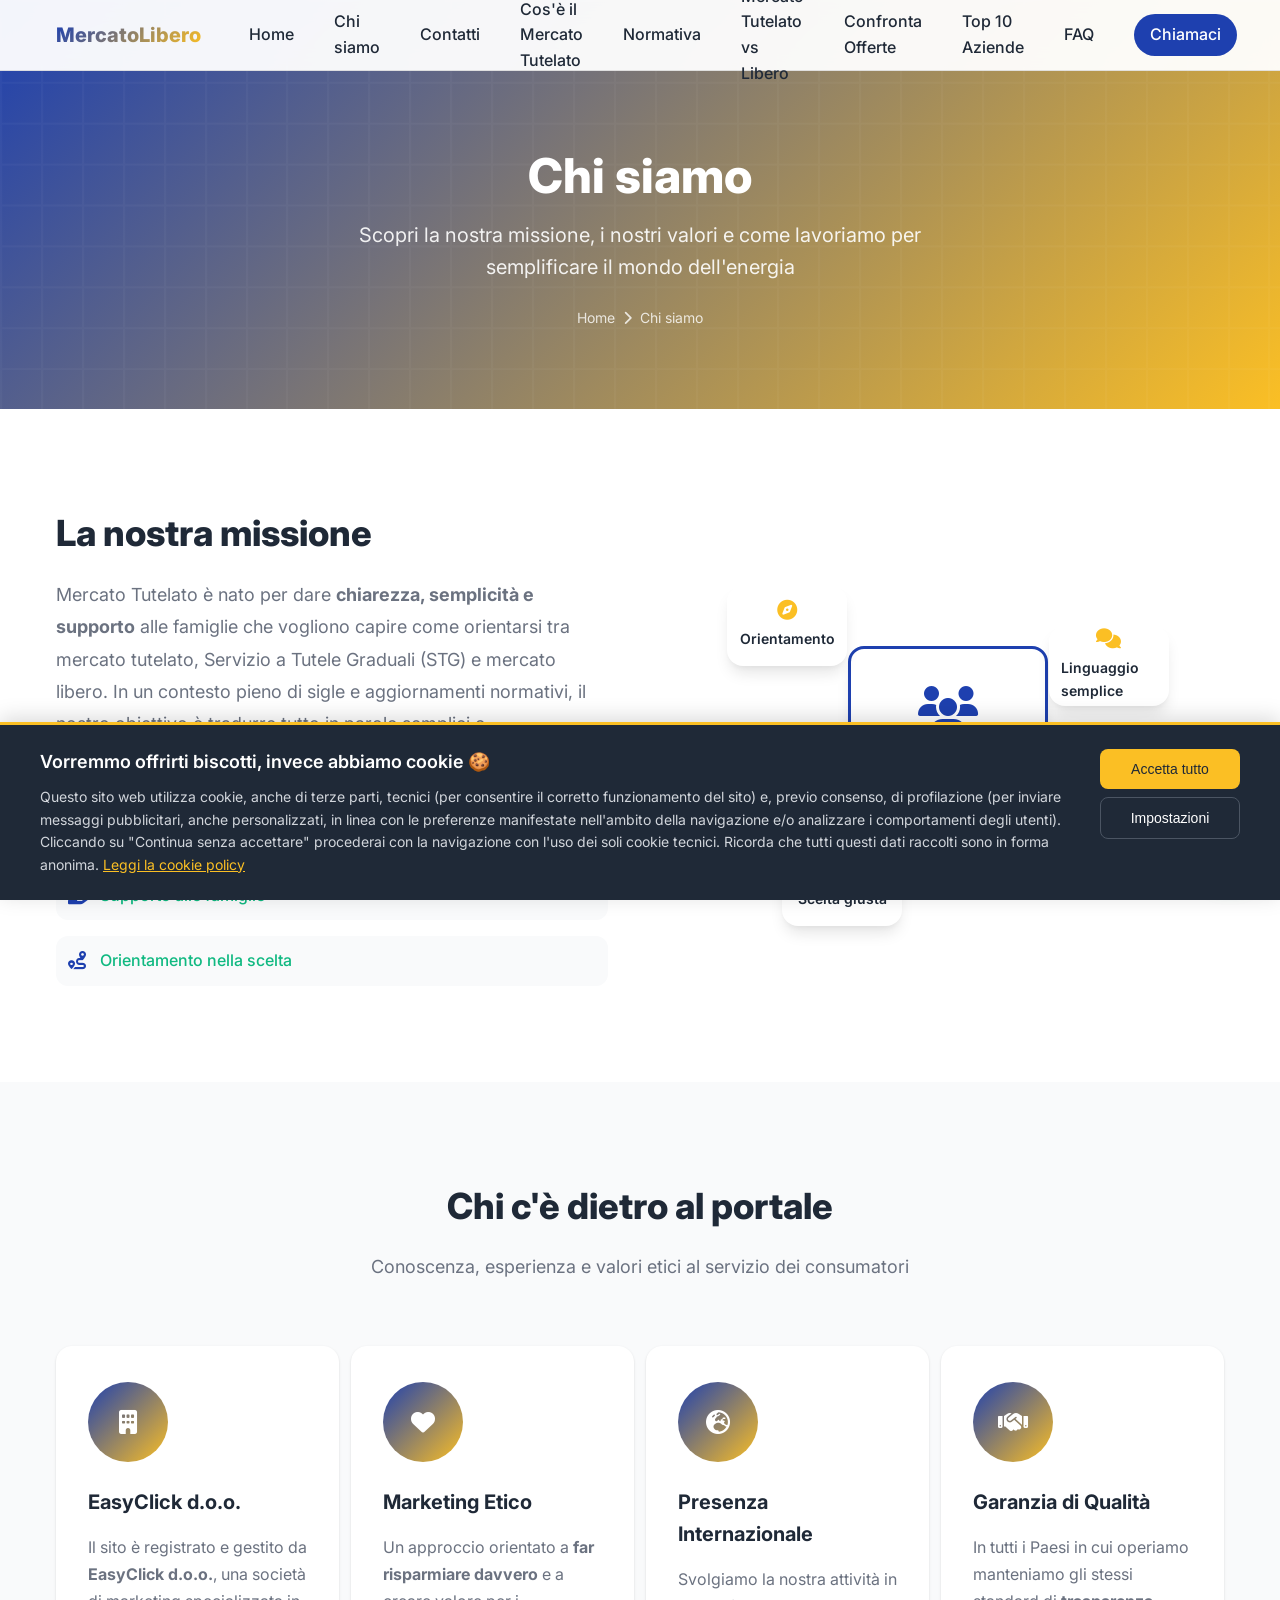
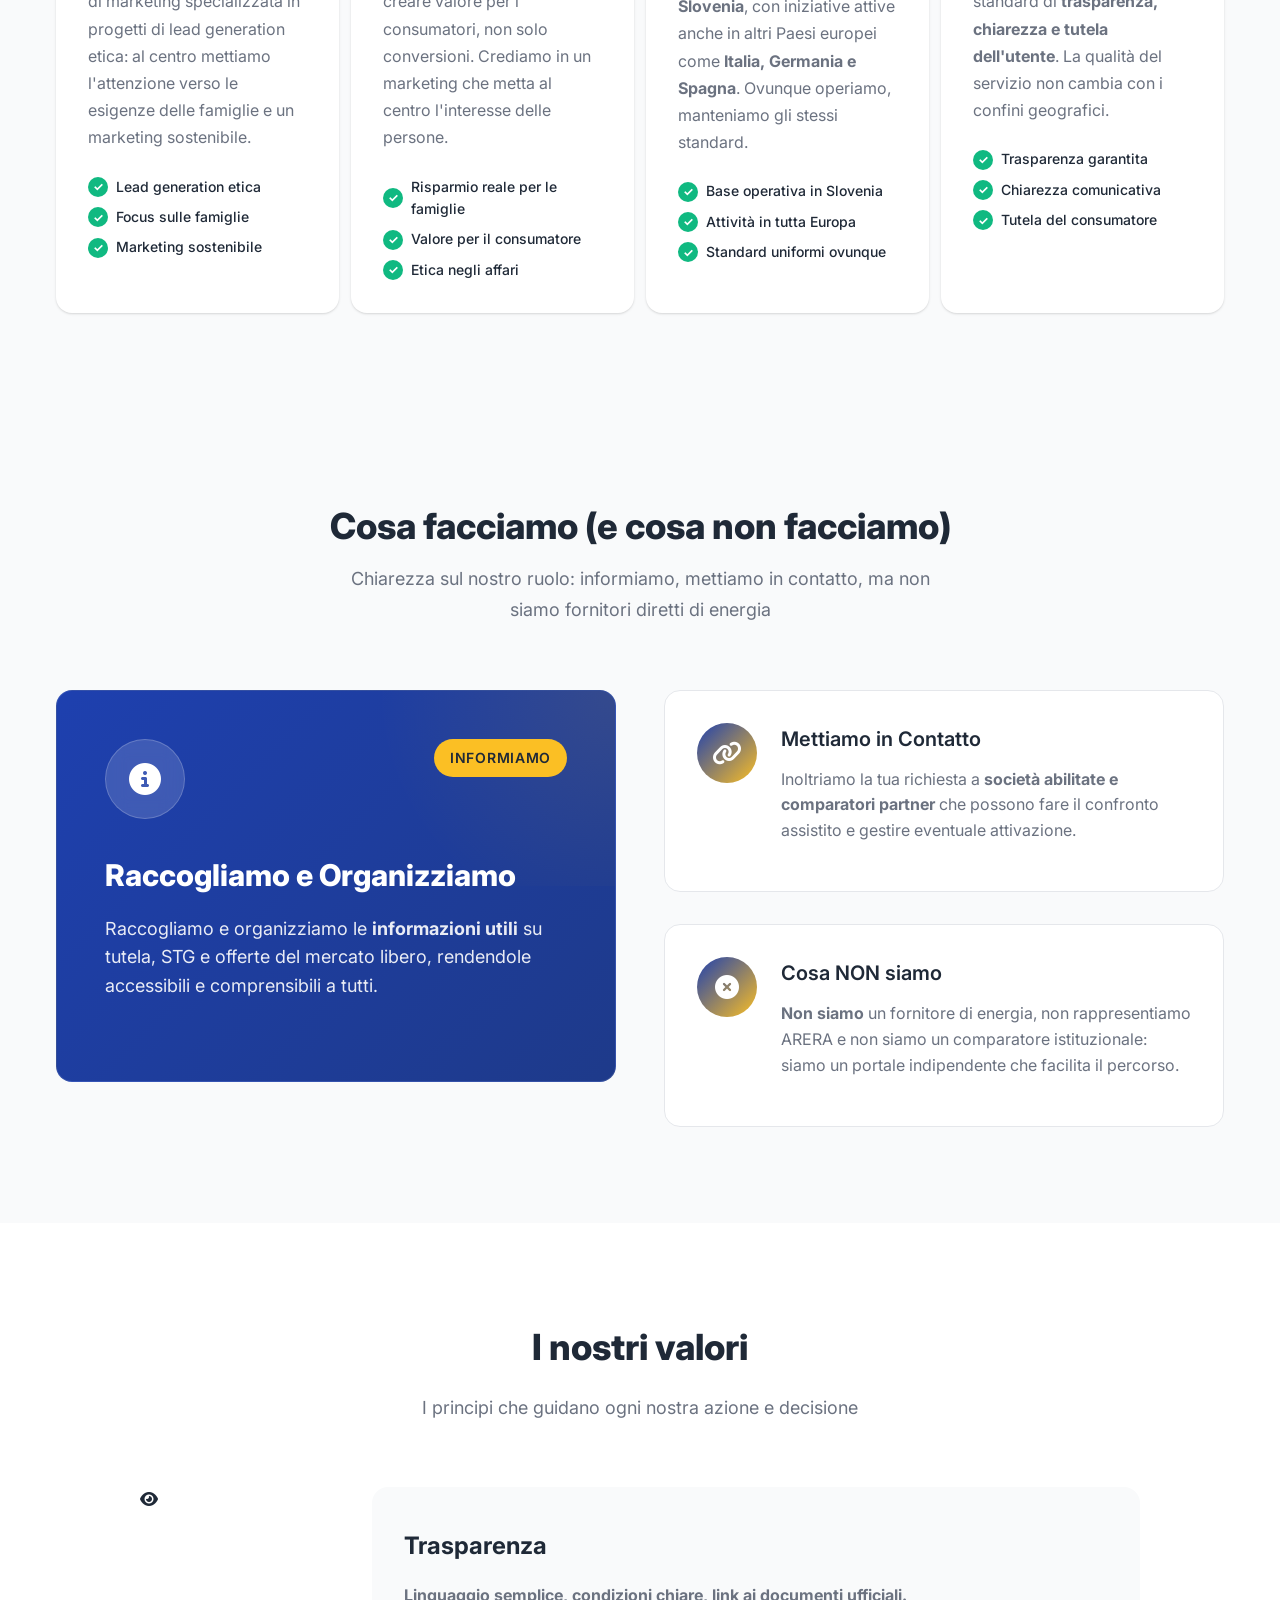
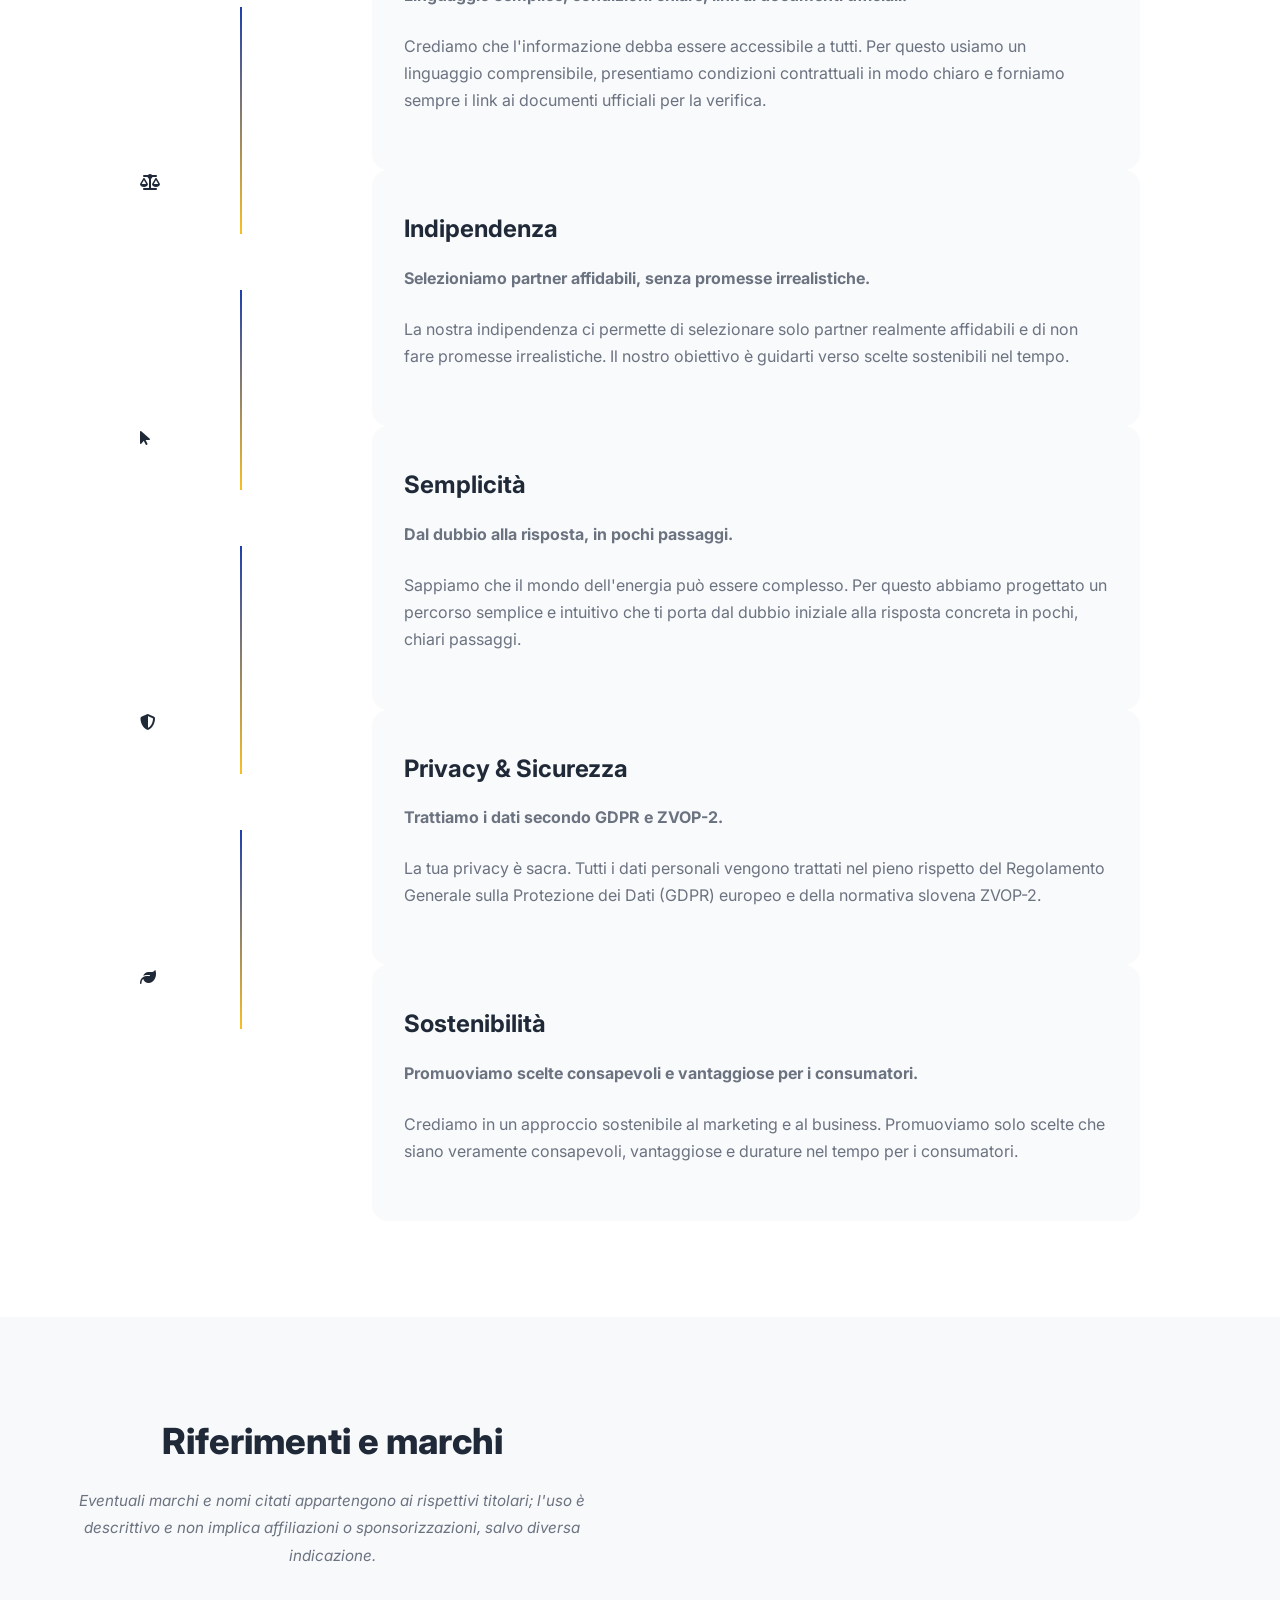
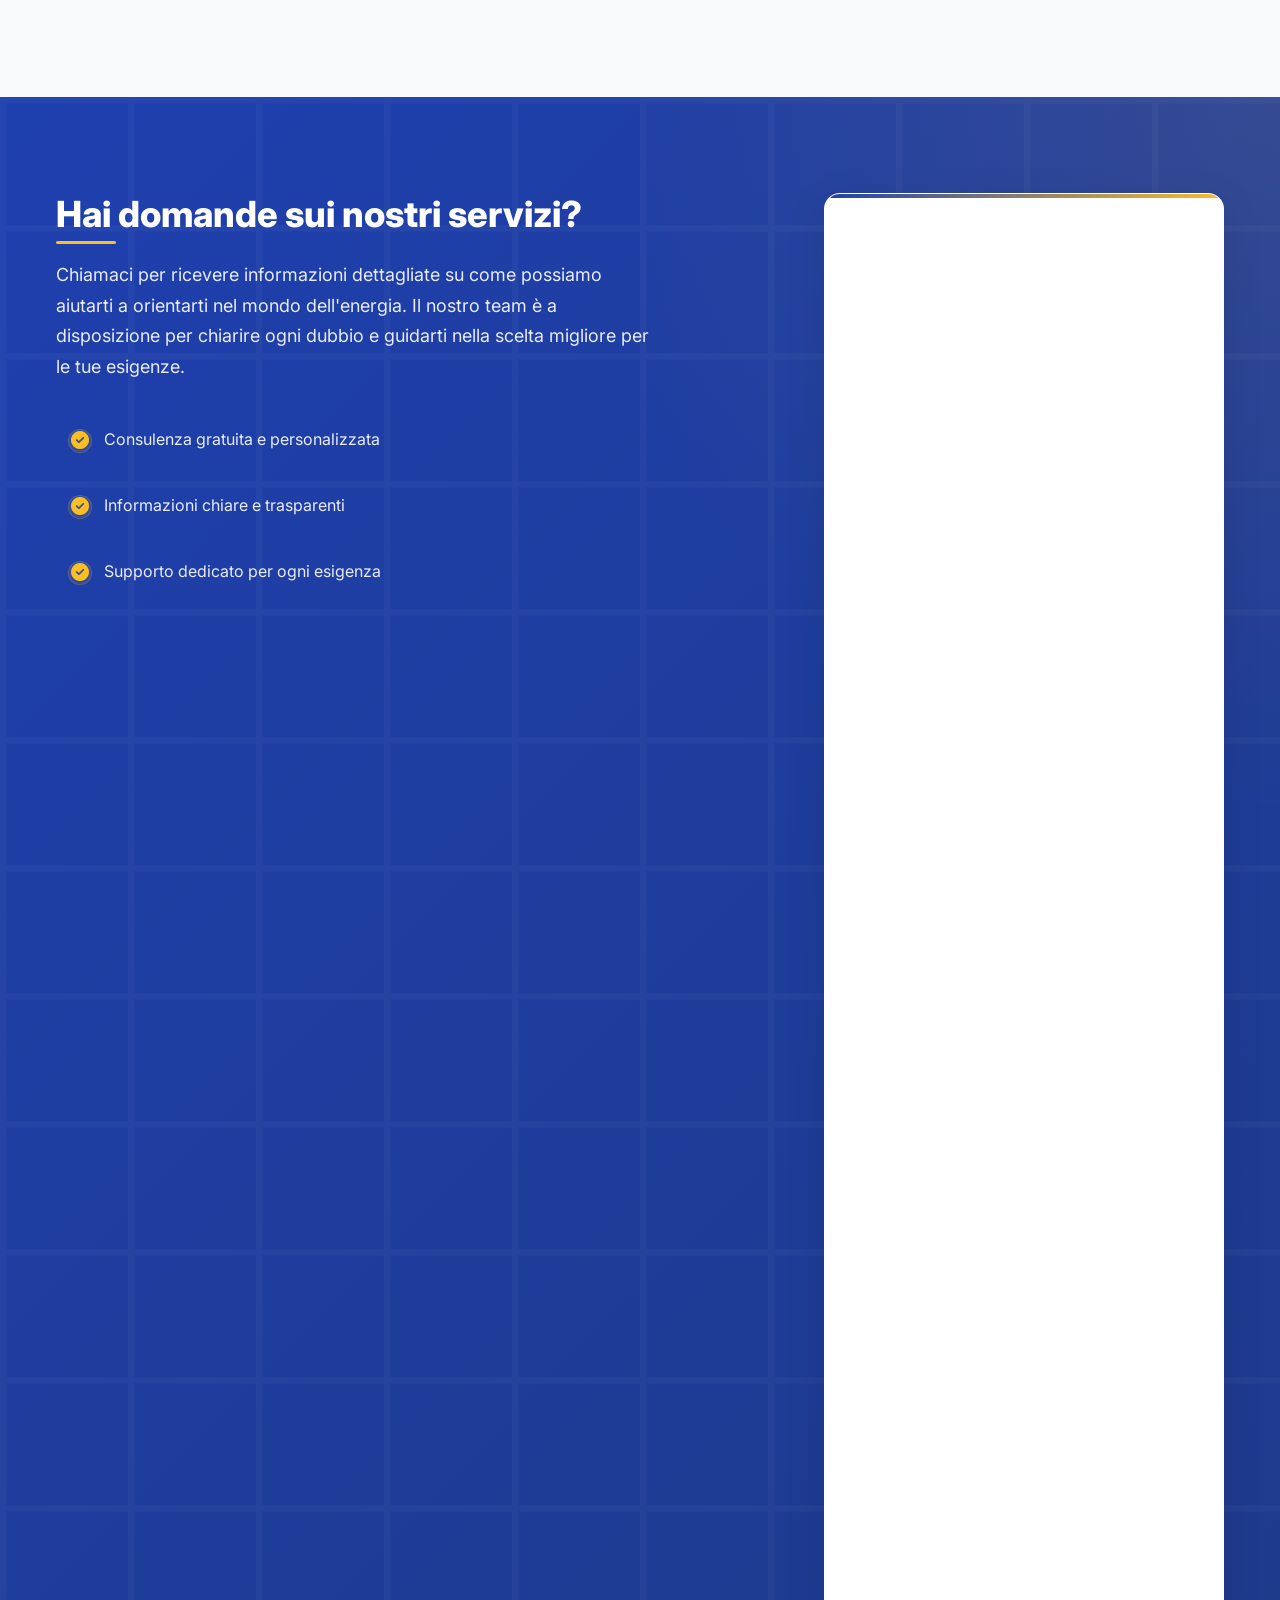
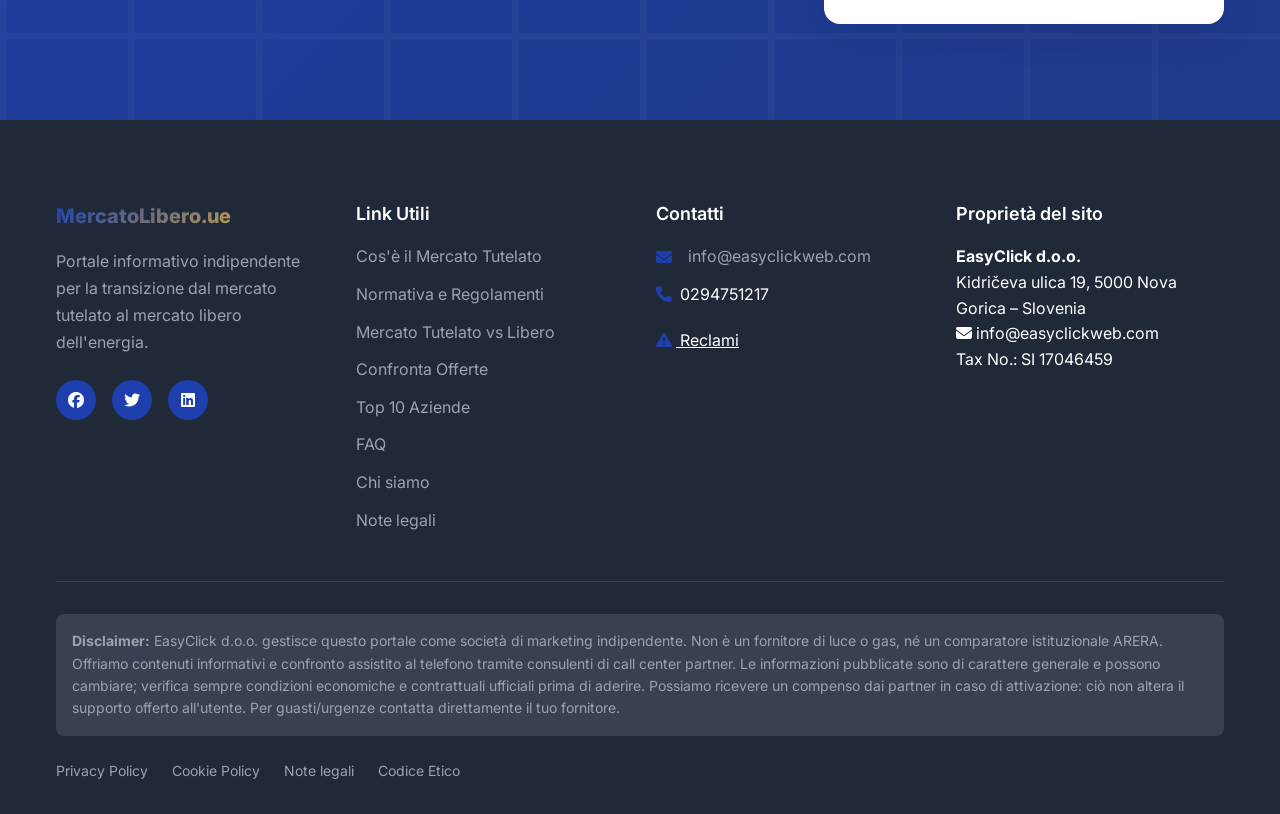
<file: chi-siamo.html>
<!DOCTYPE html>
<html lang="it">
<head>
    <!-- Google tag (gtag.js) -->
    <script async src="https://www.googletagmanager.com/gtag/js?id=G-N847EGJ1N3"></script>
    <script>
      window.dataLayer = window.dataLayer || [];
      function gtag(){dataLayer.push(arguments);}
      gtag('js', new Date());

      gtag('config', 'G-N847EGJ1N3');
    </script>
    <!-- Google tag (gtag.js) -->
    <script async src="https://www.googletagmanager.com/gtag/js?id=AW-17095151587"></script>
    <script>
      window.dataLayer = window.dataLayer || [];
      function gtag(){dataLayer.push(arguments);}
      gtag('js', new Date());

      gtag('config', 'AW-17095151587');
    </script>
    <!-- Microsoft Clarity -->
    <script type="text/javascript">
    (function(c,l,a,r,i,t,y){
        c[a]=c[a]||function(){(c[a].q=c[a].q||[]).push(arguments)};
        t=l.createElement(r);t.async=1;t.src="https://www.clarity.ms/tag/"+i;
        y=l.getElementsByTagName(r)[0];y.parentNode.insertBefore(t,y);
    })(window, document, "clarity", "script", "v6f7iinmea");
    </script>
    <meta charset="UTF-8">
    <meta name="viewport" content="width=device-width, initial-scale=1.0">
    <title>Chi siamo - MercatoLibero</title>
    <meta name="description" content="Scopri chi siamo, la nostra missione e i nostri valori. MercatoLibero è il portale indipendente per orientarsi tra mercato tutelato, STG e mercato libero.">
    <link rel="stylesheet" href="css/style.css">
    <link rel="stylesheet" href="css/mobile-optimizations.css">
    <link href="https://fonts.googleapis.com/css2?family=Inter:wght@300;400;500;600;700;800&display=swap" rel="stylesheet">
    <link rel="stylesheet" href="https://cdnjs.cloudflare.com/ajax/libs/font-awesome/6.4.0/css/all.min.css">
    <link href="https://unpkg.com/aos@2.3.1/dist/aos.css" rel="stylesheet">
</head>
<body>
    <!-- Navigation -->
    <nav class="navbar">
        <div class="nav-container">
                <div class="nav-logo">
                <a href="index.html">MercatoLibero</a>
            </div>
            <div class="nav-menu" id="navMenu">
                <a href="index.html" class="nav-link">Home</a>
                <a href="chi-siamo.html" class="nav-link active">Chi siamo</a>
                <a href="contatti.html" class="nav-link">Contatti</a>
                <a href="mercato-tutelato.html" class="nav-link">Cos'è il Mercato Tutelato</a>
                <a href="normativa.html" class="nav-link">Normativa</a>
                <a href="confronto.html" class="nav-link">Mercato Tutelato vs Libero</a>
                <a href="#form-analisi" class="nav-link">Confronta Offerte</a>
                <a href="aziende-luce-gas.html" class="nav-link">Top 10 Aziende</a>
                <a href="faq.html" class="nav-link">FAQ</a>
                <a href="tel:+390294751217" class="nav-link nav-cta">Chiamaci</a>
            </div>
            <button class="nav-toggle" id="navToggle" aria-controls="navMenu" aria-expanded="false" aria-label="Apri menu">
                <span class="bar" aria-hidden="true"></span>
                <span class="bar" aria-hidden="true"></span>
                <span class="bar" aria-hidden="true"></span>
            </button>
        </div>
    </nav>

    <!-- Page Header -->
    <section class="page-header">
        <div class="container">
            <div class="page-header-content" data-aos="fade-up">
                <h1 class="page-title">Chi siamo</h1>
                <p class="page-subtitle">
                    Scopri la nostra missione, i nostri valori e come lavoriamo per semplificare il mondo dell'energia
                </p>
                <div class="breadcrumb">
                    <a href="index.html">Home</a>
                    <i class="fas fa-chevron-right"></i>
                    <span>Chi siamo</span>
                </div>
            </div>
        </div>
    </section>

    <!-- Mission Section -->
    <section class="intro-section">
        <div class="container">
            <div class="intro-content">
                <div class="intro-text" data-aos="fade-right">
                    <h2 class="section-title">La nostra missione</h2>
                    <p class="intro-description">
                        Mercato Tutelato è nato per dare <strong>chiarezza, semplicità e supporto</strong> alle famiglie che vogliono capire come orientarsi tra mercato tutelato, Servizio a Tutele Graduali (STG) e mercato libero. In un contesto pieno di sigle e aggiornamenti normativi, il nostro obiettivo è tradurre tutto in parole semplici e accompagnarti fino alla scelta più adatta al tuo profilo.
                    </p>
                    <div class="intro-highlights">
                        <div class="highlight-item">
                            <i class="fas fa-lightbulb"></i>
                            <span>Chiarezza nelle informazioni</span>
                        </div>
                        <div class="highlight-item">
                            <i class="fas fa-hand-holding-heart"></i>
                            <span>Supporto alle famiglie</span>
                        </div>
                        <div class="highlight-item">
                            <i class="fas fa-route"></i>
                            <span>Orientamento nella scelta</span>
                        </div>
                    </div>
                </div>
                <div class="intro-visual" data-aos="fade-left">
                    <div class="visual-card main-card">
                        <i class="fas fa-users"></i>
                        <h3>Per le famiglie</h3>
                        <p>Al centro di tutto</p>
                    </div>
                    <div class="visual-card floating-card-1">
                        <i class="fas fa-compass"></i>
                        <span>Orientamento</span>
                    </div>
                    <div class="visual-card floating-card-2">
                        <i class="fas fa-comments"></i>
                        <span>Linguaggio semplice</span>
                    </div>
                    <div class="visual-card floating-card-3">
                        <i class="fas fa-bullseye"></i>
                        <span>Scelta giusta</span>
                    </div>
                </div>
            </div>
        </div>
    </section>

    <!-- About Company Section -->
    <section class="features-section">
        <div class="container">
            <div class="section-header" data-aos="fade-up">
                <h2 class="section-title">Chi c'è dietro al portale</h2>
                <p class="section-subtitle">
                    Conoscenza, esperienza e valori etici al servizio dei consumatori
                </p>
            </div>

            <div class="features-grid">
                <div class="feature-card" data-aos="fade-up" data-aos-delay="100">
                    <div class="feature-icon">
                        <i class="fas fa-building"></i>
                    </div>
                    <h3 class="feature-title">EasyClick d.o.o.</h3>
                    <p class="feature-description">
                        Il sito è registrato e gestito da <strong>EasyClick d.o.o.</strong>, una società di marketing specializzata in progetti di lead generation etica: al centro mettiamo l'attenzione verso le esigenze delle famiglie e un marketing sostenibile.
                    </p>
                    <ul class="feature-list">
                        <li>Lead generation etica</li>
                        <li>Focus sulle famiglie</li>
                        <li>Marketing sostenibile</li>
                    </ul>
                </div>

                <div class="feature-card" data-aos="fade-up" data-aos-delay="200">
                    <div class="feature-icon">
                        <i class="fas fa-heart"></i>
                    </div>
                    <h3 class="feature-title">Marketing Etico</h3>
                    <p class="feature-description">
                        Un approccio orientato a <strong>far risparmiare davvero</strong> e a creare valore per i consumatori, non solo conversioni. Crediamo in un marketing che metta al centro l'interesse delle persone.
                    </p>
                    <ul class="feature-list">
                        <li>Risparmio reale per le famiglie</li>
                        <li>Valore per il consumatore</li>
                        <li>Etica negli affari</li>
                    </ul>
                </div>

                <div class="feature-card" data-aos="fade-up" data-aos-delay="300">
                    <div class="feature-icon">
                        <i class="fas fa-globe-europe"></i>
                    </div>
                    <h3 class="feature-title">Presenza Internazionale</h3>
                    <p class="feature-description">
                        Svolgiamo la nostra attività in <strong>Slovenia</strong>, con iniziative attive anche in altri Paesi europei come <strong>Italia, Germania e Spagna</strong>. Ovunque operiamo, manteniamo gli stessi standard.
                    </p>
                    <ul class="feature-list">
                        <li>Base operativa in Slovenia</li>
                        <li>Attività in tutta Europa</li>
                        <li>Standard uniformi ovunque</li>
                    </ul>
                </div>

                <div class="feature-card" data-aos="fade-up" data-aos-delay="400">
                    <div class="feature-icon">
                        <i class="fas fa-handshake"></i>
                    </div>
                    <h3 class="feature-title">Garanzia di Qualità</h3>
                    <p class="feature-description">
                        In tutti i Paesi in cui operiamo manteniamo gli stessi standard di <strong>trasparenza, chiarezza e tutela dell'utente</strong>. La qualità del servizio non cambia con i confini geografici.
                    </p>
                    <ul class="feature-list">
                        <li>Trasparenza garantita</li>
                        <li>Chiarezza comunicativa</li>
                        <li>Tutela del consumatore</li>
                    </ul>
                </div>
            </div>
        </div>
    </section>

    <!-- What We Do Section -->
    <section class="services-modern" id="servizi">
        <div class="container">
            <div class="services-intro" data-aos="fade-up">
                <h2>Cosa facciamo (e cosa non facciamo)</h2>
                <p>Chiarezza sul nostro ruolo: informiamo, mettiamo in contatto, ma non siamo fornitori diretti di energia</p>
            </div>
            
            <div class="services-showcase">
                <div class="service-main" data-aos="fade-right" data-aos-delay="200">
                    <div class="service-visual">
                        <div class="service-icon-large">
                            <i class="fas fa-info-circle"></i>
                        </div>
                        <div class="service-badge">Informiamo</div>
                    </div>
                    <div class="service-info">
                        <h3>Raccogliamo e Organizziamo</h3>
                        <p>Raccogliamo e organizziamo le <strong>informazioni utili</strong> su tutela, STG e offerte del mercato libero, rendendole accessibili e comprensibili a tutti.</p>
                    </div>
                </div>

                <div class="services-secondary" data-aos="fade-left" data-aos-delay="300">
                    <div class="service-item">
                        <div class="service-icon-small">
                            <i class="fas fa-link"></i>
                        </div>
                        <div class="service-content">
                            <h4>Mettiamo in Contatto</h4>
                            <p>Inoltriamo la tua richiesta a <strong>società abilitate e comparatori partner</strong> che possono fare il confronto assistito e gestire eventuale attivazione.</p>
                        </div>
                    </div>

                    <div class="service-item">
                        <div class="service-icon-small">
                            <i class="fas fa-times-circle"></i>
                        </div>
                        <div class="service-content">
                            <h4>Cosa NON siamo</h4>
                            <p><strong>Non siamo</strong> un fornitore di energia, non rappresentiamo ARERA e non siamo un comparatore istituzionale: siamo un portale indipendente che facilita il percorso.</p>
                        </div>
                    </div>
                </div>
            </div>
        </div>
    </section>

    <!-- Values Section -->
    <section class="timeline-section-detailed">
        <div class="container">
            <div class="section-header" data-aos="fade-up">
                <h2 class="section-title">I nostri valori</h2>
                <p class="section-subtitle">
                    I principi che guidano ogni nostra azione e decisione
                </p>
            </div>

            <div class="timeline-container">
                <div class="timeline-item-detailed" data-aos="fade-up" data-aos-delay="100">
                    <div class="timeline-marker-detailed">
                        <i class="fas fa-eye"></i>
                    </div>
                    <div class="timeline-content-detailed">
                        <div class="timeline-header-detailed">
                            <h3 class="timeline-title-detailed">Trasparenza</h3>
                        </div>
                        <div class="timeline-description-detailed">
                            <p><strong>Linguaggio semplice, condizioni chiare, link ai documenti ufficiali.</strong></p>
                            <p>Crediamo che l'informazione debba essere accessibile a tutti. Per questo usiamo un linguaggio comprensibile, presentiamo condizioni contrattuali in modo chiaro e forniamo sempre i link ai documenti ufficiali per la verifica.</p>
                        </div>
                    </div>
                </div>

                <div class="timeline-item-detailed" data-aos="fade-up" data-aos-delay="200">
                    <div class="timeline-marker-detailed">
                        <i class="fas fa-balance-scale"></i>
                    </div>
                    <div class="timeline-content-detailed">
                        <div class="timeline-header-detailed">
                            <h3 class="timeline-title-detailed">Indipendenza</h3>
                        </div>
                        <div class="timeline-description-detailed">
                            <p><strong>Selezioniamo partner affidabili, senza promesse irrealistiche.</strong></p>
                            <p>La nostra indipendenza ci permette di selezionare solo partner realmente affidabili e di non fare promesse irrealistiche. Il nostro obiettivo è guidarti verso scelte sostenibili nel tempo.</p>
                        </div>
                    </div>
                </div>

                <div class="timeline-item-detailed" data-aos="fade-up" data-aos-delay="300">
                    <div class="timeline-marker-detailed">
                        <i class="fas fa-mouse-pointer"></i>
                    </div>
                    <div class="timeline-content-detailed">
                        <div class="timeline-header-detailed">
                            <h3 class="timeline-title-detailed">Semplicità</h3>
                        </div>
                        <div class="timeline-description-detailed">
                            <p><strong>Dal dubbio alla risposta, in pochi passaggi.</strong></p>
                            <p>Sappiamo che il mondo dell'energia può essere complesso. Per questo abbiamo progettato un percorso semplice e intuitivo che ti porta dal dubbio iniziale alla risposta concreta in pochi, chiari passaggi.</p>
                        </div>
                    </div>
                </div>

                <div class="timeline-item-detailed" data-aos="fade-up" data-aos-delay="400">
                    <div class="timeline-marker-detailed">
                        <i class="fas fa-shield-alt"></i>
                    </div>
                    <div class="timeline-content-detailed">
                        <div class="timeline-header-detailed">
                            <h3 class="timeline-title-detailed">Privacy & Sicurezza</h3>
                        </div>
                        <div class="timeline-description-detailed">
                            <p><strong>Trattiamo i dati secondo GDPR e ZVOP-2.</strong></p>
                            <p>La tua privacy è sacra. Tutti i dati personali vengono trattati nel pieno rispetto del Regolamento Generale sulla Protezione dei Dati (GDPR) europeo e della normativa slovena ZVOP-2.</p>
                        </div>
                    </div>
                </div>

                <div class="timeline-item-detailed" data-aos="fade-up" data-aos-delay="500">
                    <div class="timeline-marker-detailed">
                        <i class="fas fa-leaf"></i>
                    </div>
                    <div class="timeline-content-detailed">
                        <div class="timeline-header-detailed">
                            <h3 class="timeline-title-detailed">Sostenibilità</h3>
                        </div>
                        <div class="timeline-description-detailed">
                            <p><strong>Promuoviamo scelte consapevoli e vantaggiose per i consumatori.</strong></p>
                            <p>Crediamo in un approccio sostenibile al marketing e al business. Promuoviamo solo scelte che siano veramente consapevoli, vantaggiose e durature nel tempo per i consumatori.</p>
                        </div>
                    </div>
                </div>
            </div>
        </div>
    </section>

    <!-- Legal Notice Section -->
    <section class="intro-section" style="background-color: #f8f9fa;">
        <div class="container">
            <div class="intro-content">
                <div class="intro-text" data-aos="fade-up" style="max-width: 100%; text-align: center;">
                    <h2 class="section-title">Riferimenti e marchi</h2>
                    <p class="intro-description" style="font-style: italic; color: #6b7280; font-size: 0.95rem;">
                        Eventuali marchi e nomi citati appartengono ai rispettivi titolari; l'uso è descrittivo e non implica affiliazioni o sponsorizzazioni, salvo diversa indicazione.
                    </p>
                </div>
            </div>
        </div>
    </section>

    <!-- Contact Hero Section -->
    <section class="contact-hero" id="form-analisi">
        <div class="container">
            <div class="contact-content">
                <div class="contact-text" data-aos="fade-right">
                    <h2>Hai domande sui nostri servizi?</h2>
                    <p>Chiamaci per ricevere informazioni dettagliate su come possiamo aiutarti a orientarti nel mondo dell'energia. Il nostro team è a disposizione per chiarire ogni dubbio e guidarti nella scelta migliore per le tue esigenze.</p>
                    
                    <div class="contact-benefits">
                        <div class="benefit">
                            <i class="fas fa-check-circle"></i>
                            <span>Consulenza gratuita e personalizzata</span>
                        </div>
                        <div class="benefit">
                            <i class="fas fa-check-circle"></i>
                            <span>Informazioni chiare e trasparenti</span>
                        </div>
                        <div class="benefit">
                            <i class="fas fa-check-circle"></i>
                            <span>Supporto dedicato per ogni esigenza</span>
                        </div>
                    </div>
                </div>

                <div class="contact-form-card" data-aos="fade-left" data-aos-delay="200">
                    <div id="zf_div_8mZJf0m746aDrQc_lAt2QRL8i-AorA6-W7D1j3oLAGY">
                    </div>
                    <script type="text/javascript">
                    (function() {
                    try{
                    var f = document.createElement("iframe");

                    var ifrmSrc = 'https://forms.zohopublic.eu/easyclickstoritvedoo1/form/Contatti/formperma/8mZJf0m746aDrQc_lAt2QRL8i-AorA6-W7D1j3oLAGY?zf_rszfm=1';


                            try{
                    if ( typeof ZFAdvLead != "undefined" && typeof zfutm_zfAdvLead != "undefined" ) {
                    for( var prmIdx = 0 ; prmIdx < ZFAdvLead.utmPNameArr.length ; prmIdx ++ ) {
                        var utmPm = ZFAdvLead.utmPNameArr[ prmIdx ];
                        utmPm = ( ZFAdvLead.isSameDomian && ( ZFAdvLead.utmcustPNameArr.indexOf(utmPm) == -1 ) ) ? "zf_" + utmPm : utmPm;
                        var utmVal = zfutm_zfAdvLead.zfautm_gC_enc( ZFAdvLead.utmPNameArr[ prmIdx ] );
                        if ( typeof utmVal !== "undefined" ) {
                          if ( utmVal != "" ) {
                            if(ifrmSrc.indexOf('?') > 0){
                                 ifrmSrc = ifrmSrc+'&'+utmPm+'='+utmVal;
                            }else{
                                ifrmSrc = ifrmSrc+'?'+utmPm+'='+utmVal;
                            }
                          }
                        }
                    }
                    }
                    if ( typeof ZFLead !== "undefined" && typeof zfutm_zfLead !== "undefined" ) {
                    for( var prmIdx = 0 ; prmIdx < ZFLead.utmPNameArr.length ; prmIdx ++ ) {
                            var utmPm = ZFLead.utmPNameArr[ prmIdx ];
                            var utmVal = zfutm_zfLead.zfutm_gC_enc( ZFLead.utmPNameArr[ prmIdx ] );
                            if ( typeof utmVal !== "undefined" ) {
                              if ( utmVal != "" ){
                                if(ifrmSrc.indexOf('?') > 0){
                                  ifrmSrc = ifrmSrc+'&'+utmPm+'='+utmVal;//No I18N
                                }else{
                                  ifrmSrc = ifrmSrc+'?'+utmPm+'='+utmVal;//No I18N
                                }
                              }
                            }
                          }
                    }
                    }catch(e){}

                    f.src = ifrmSrc;
                    f.style.border="none";
                    f.style.height="1341px";
                    f.style.width="90%";
                    f.style.transition="all 0.5s ease";
                    f.setAttribute("aria-label", 'Contatti');

                    var d = document.getElementById("zf_div_8mZJf0m746aDrQc_lAt2QRL8i-AorA6-W7D1j3oLAGY");
                    d.appendChild(f);
                    window.addEventListener('message', function (){
                    var evntData = event.data;
                    if( evntData && evntData.constructor == String ){
                    var zf_ifrm_data = evntData.split("|");
                    if ( zf_ifrm_data.length == 2 || zf_ifrm_data.length == 3 ) {
                    var zf_perma = zf_ifrm_data[0];
                    var zf_ifrm_ht_nw = ( parseInt(zf_ifrm_data[1], 10) + 15 ) + "px";
                    var iframe = document.getElementById("zf_div_8mZJf0m746aDrQc_lAt2QRL8i-AorA6-W7D1j3oLAGY").getElementsByTagName("iframe")[0];
                    if ( (iframe.src).indexOf('formperma') > 0 && (iframe.src).indexOf(zf_perma) > 0 ) {
                    var prevIframeHeight = iframe.style.height;
                    var zf_tout = false;
                    if( zf_ifrm_data.length == 3 ) {
                        iframe.scrollIntoView();
                        zf_tout = true;
                    }

                    if ( prevIframeHeight != zf_ifrm_ht_nw ) {
                    if( zf_tout ) {
                        setTimeout(function(){
                            iframe.style.height = zf_ifrm_ht_nw;
                        },500);
                    } else {
                        iframe.style.height = zf_ifrm_ht_nw;
                    }
                    }
                    }
                    }
                    }
                    }, false);
                        }catch(e){}
                    })();
                    </script>
                </div>
            </div>
        </div>
    </section>

    <!-- Footer -->
    <footer class="footer" id="contatti">
        <div class="container">
            <div class="footer-content">
                <div class="footer-section">
                    <h3 class="footer-title">MercatoLibero.ue</h3>
                    <p class="footer-description">
                        Portale informativo indipendente per la transizione dal mercato tutelato al mercato libero dell'energia.
                    </p>
                    <div class="footer-social">
                        <a href="#" class="social-link"><i class="fab fa-facebook"></i></a>
                        <a href="#" class="social-link"><i class="fab fa-twitter"></i></a>
                        <a href="#" class="social-link"><i class="fab fa-linkedin"></i></a>
                    </div>
                </div>

                <div class="footer-section">
                    <h4 class="footer-subtitle">Link Utili</h4>
                    <ul class="footer-links">
                        <li><a href="mercato-tutelato.html">Cos'è il Mercato Tutelato</a></li>
                        <li><a href="normativa.html">Normativa e Regolamenti</a></li>
                        <li><a href="confronto.html">Mercato Tutelato vs Libero</a></li>
                        <li><a href="#form-analisi">Confronta Offerte</a></li>
                        <li><a href="aziende-luce-gas.html">Top 10 Aziende</a></li>
                        <li><a href="faq.html">FAQ</a></li>
                        <li><a href="chi-siamo.html">Chi siamo</a></li>
                        <li><a href="note-legali.html">Note legali</a></li>
                    </ul>
                </div>

                <div class="footer-section">
                    <h4 class="footer-subtitle">Contatti</h4>
                    <div class="footer-contact">
                        <p><i class="fas fa-envelope"></i> info@easyclickweb.com</p>
                        <p><a href="tel:0294751217" style="color: #fff; text-decoration: none;"><i class="fas fa-phone"></i> 0294751217</a></p>
                    </div>
                    <div class="footer-contact" style="margin-top: 20px;">
                        <p><a href="mailto:reclami@easyclickweb.com" style="color: #fff; text-decoration: underline;"><i class="fas fa-exclamation-triangle"></i> Reclami</a></p>
                    </div>
                </div>

                <div class="footer-section">
                    <h4 class="footer-subtitle">Proprietà del sito</h4>
                    <div class="footer-company">
                        <p><strong>EasyClick d.o.o.</strong></p>
                        <p>Kidričeva ulica 19, 5000 Nova Gorica – Slovenia</p>
                        <p><i class="fas fa-envelope"></i> info@easyclickweb.com</p>
                        <p>Tax No.: SI 17046459</p>
                    </div>
                </div>
            </div>

            <div class="footer-bottom">
                <div class="footer-disclaimer">
                    <p>
                        <strong>Disclaimer:</strong> EasyClick d.o.o. gestisce questo portale come società di marketing indipendente. Non è un fornitore di luce o gas, né un comparatore istituzionale ARERA. Offriamo contenuti informativi e confronto assistito al telefono tramite consulenti di call center partner. Le informazioni pubblicate sono di carattere generale e possono cambiare; verifica sempre condizioni economiche e contrattuali ufficiali prima di aderire. Possiamo ricevere un compenso dai partner in caso di attivazione: ciò non altera il supporto offerto all'utente. Per guasti/urgenze contatta direttamente il tuo fornitore.
                    </p>
                </div>
                <div class="footer-legal">
                    <div class="legal-links">
                        <a href="privacy-policy.html">Privacy Policy</a>
                        <a href="cookie-policy.html">Cookie Policy</a>
                        <a href="note-legali.html">Note legali</a>
                        <a href="codice-etico.html">Codice Etico</a>
                    </div>
                </div>
            </div>
        </div>
    </footer>

    <!-- Cookie Banner -->
    <div id="cookieBanner" class="cookie-banner" style="display: none;">
        <div class="cookie-banner-content">
            <div class="cookie-banner-text">
                <h3>Vorremmo offrirti biscotti, invece abbiamo cookie 🍪</h3>
                <p>
                    Questo sito web utilizza cookie, anche di terze parti, 
                    tecnici (per consentire il corretto funzionamento del 
                    sito) e, previo consenso, di profilazione (per inviare 
                    messaggi pubblicitari, anche personalizzati, in linea con 
                    le preferenze manifestate nell'ambito della navigazione 
                    e/o analizzare i comportamenti degli utenti). Cliccando 
                    su "Continua senza accettare" procederai con la 
                    navigazione con l'uso dei soli cookie tecnici. Ricorda 
                    che tutti questi dati raccolti sono in forma anonima. 
                    <a href="cookie-policy.html">Leggi la cookie policy</a>
                </p>
            </div>
            <div class="cookie-banner-buttons">
                <button type="button" class="cookie-btn cookie-btn-accept" onclick="acceptAllCookies()">
                    Accetta tutto
                </button>
                <button type="button" class="cookie-btn cookie-btn-settings" onclick="openCookieSettings()">
                    Impostazioni
                </button>
            </div>
        </div>
    </div>

    <!-- Cookie Settings Modal -->
    <div id="cookieSettingsModal" class="cookie-settings-modal">
        <div class="cookie-settings-content">
            <div class="cookie-settings-header">
                <h2>Impostazioni Cookie</h2>
                <button class="cookie-settings-close" onclick="closeCookieSettings()">&times;</button>
            </div>
            <div class="cookie-settings-body">
                <div class="cookie-category">
                    <div class="cookie-category-header">
                        <h3>Cookie Tecnici (Necessari)</h3>
                        <label class="cookie-toggle">
                            <input type="checkbox" checked disabled>
                            <span class="cookie-slider"></span>
                        </label>
                    </div>
                    <p>Questi cookie sono indispensabili per il corretto funzionamento del sito e non possono essere disattivati.</p>
                </div>
                
                <div class="cookie-category">
                    <div class="cookie-category-header">
                        <h3>Cookie Analitici</h3>
                        <label class="cookie-toggle">
                            <input type="checkbox" id="analyticsCookies">
                            <span class="cookie-slider"></span>
                        </label>
                    </div>
                    <p>Raccolgono informazioni sull'utilizzo del sito per migliorare le prestazioni e l'esperienza utente.</p>
                </div>
                
                <div class="cookie-category">
                    <div class="cookie-category-header">
                        <h3>Cookie di Marketing</h3>
                        <label class="cookie-toggle">
                            <input type="checkbox" id="marketingCookies">
                            <span class="cookie-slider"></span>
                        </label>
                    </div>
                    <p>Utilizzati per tracciare la navigazione e mostrare annunci personalizzati in base ai tuoi interessi.</p>
                </div>
            </div>
            <div class="cookie-settings-actions">
                <button type="button" class="btn btn-secondary" onclick="closeCookieSettings()">Annulla</button>
                <button type="button" class="btn btn-primary" onclick="saveCookiePreferences()">Salva Preferenze</button>
            </div>
        </div>
    </div>

    <!-- Back to Top Button -->
    <button class="back-to-top" id="backToTop">
        <i class="fas fa-chevron-up"></i>
    </button>

    <!-- Floating Call Button -->
    <a href="tel:+390294751217" class="floating-call-btn" aria-label="Chiama ora">
        <i class="fas fa-phone"></i>
    </a>

    <!-- Scripts -->
    <script src="https://unpkg.com/aos@2.3.1/dist/aos.js"></script>
    <script src="js/script.js"></script>
</body>
</html>
</file>
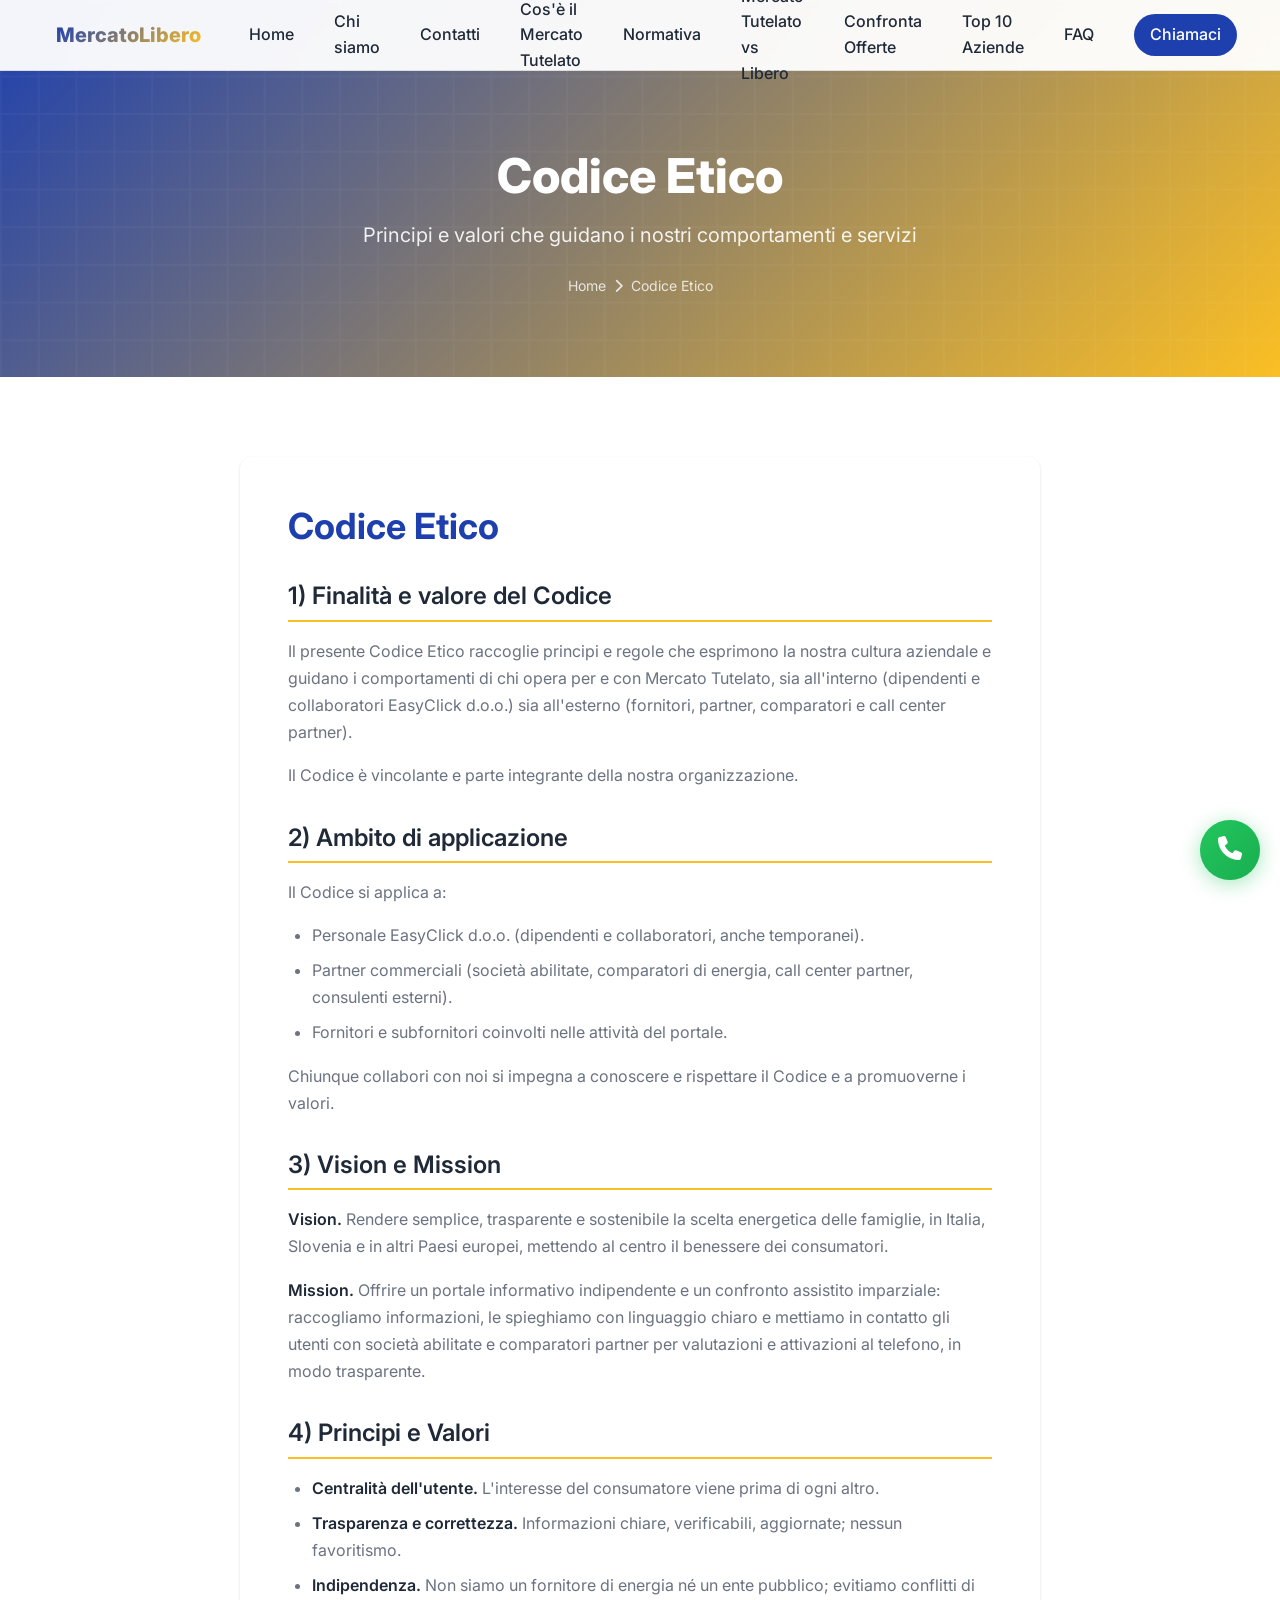
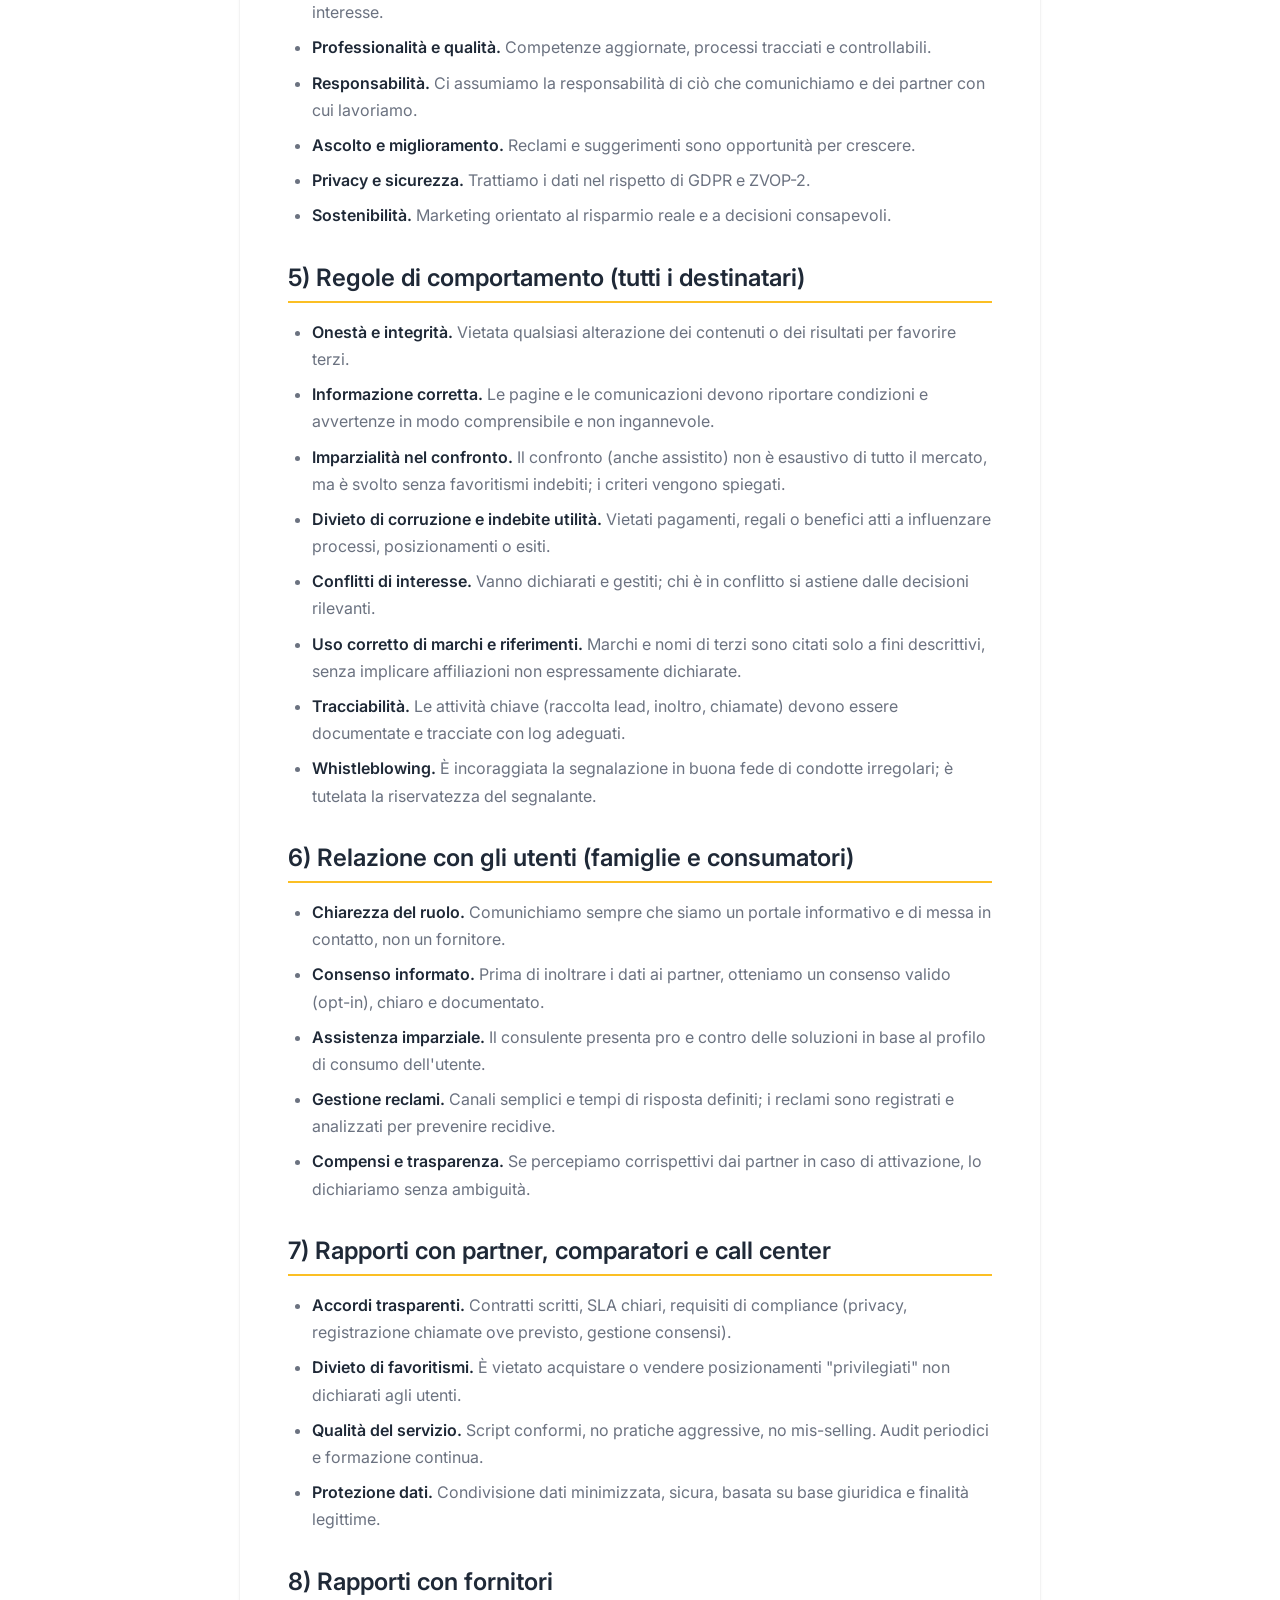
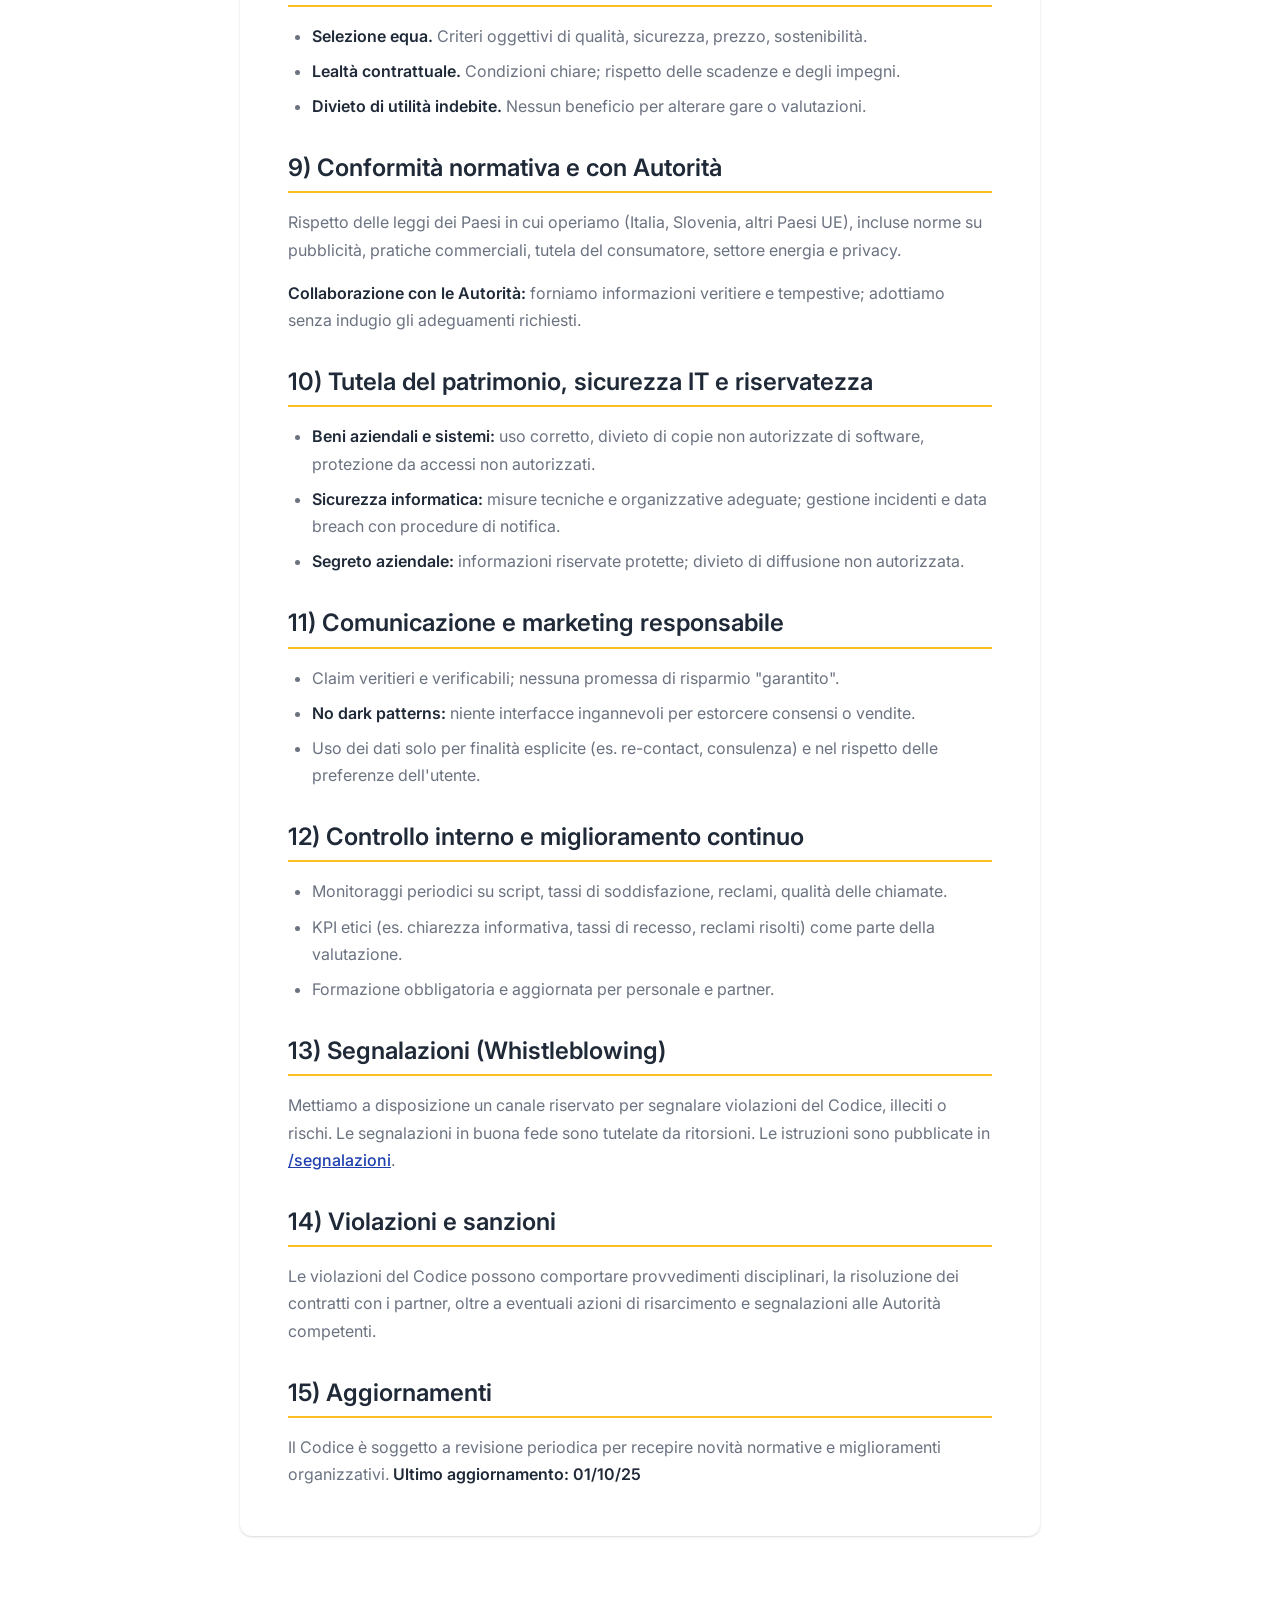
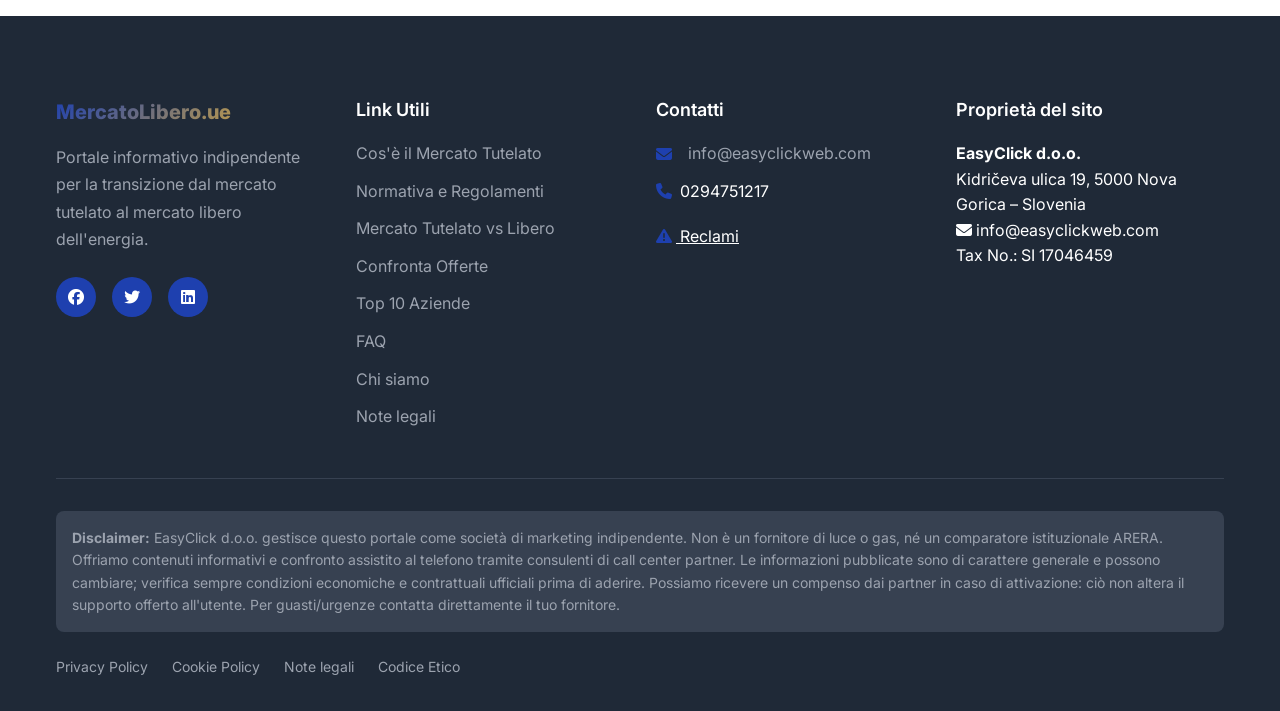
<file: codice-etico.html>
<!DOCTYPE html>
<html lang="it">
<head>
    <!-- Google tag (gtag.js) -->
    <script async src="https://www.googletagmanager.com/gtag/js?id=G-N847EGJ1N3"></script>
    <script>
      window.dataLayer = window.dataLayer || [];
      function gtag(){dataLayer.push(arguments);}
      gtag('js', new Date());

      gtag('config', 'G-N847EGJ1N3');
    </script>
    <!-- Google tag (gtag.js) -->
    <script async src="https://www.googletagmanager.com/gtag/js?id=AW-17095151587"></script>
    <script>
      window.dataLayer = window.dataLayer || [];
      function gtag(){dataLayer.push(arguments);}
      gtag('js', new Date());

      gtag('config', 'AW-17095151587');
    </script>
    <!-- Microsoft Clarity -->
    <script type="text/javascript">
    (function(c,l,a,r,i,t,y){
        c[a]=c[a]||function(){(c[a].q=c[a].q||[]).push(arguments)};
        t=l.createElement(r);t.async=1;t.src="https://www.clarity.ms/tag/"+i;
        y=l.getElementsByTagName(r)[0];y.parentNode.insertBefore(t,y);
    })(window, document, "clarity", "script", "v6f7iinmea");
    </script>
    <meta charset="UTF-8">
    <meta name="viewport" content="width=device-width, initial-scale=1.0">
    <title>Codice Etico - MercatoLibero</title>
    <meta name="description" content="Codice Etico di MercatoLibero.ue - Principi e valori che guidano i nostri comportamenti e servizi">
    <link rel="stylesheet" href="css/style.css">
    <link href="https://fonts.googleapis.com/css2?family=Inter:wght@300;400;500;600;700;800&display=swap" rel="stylesheet">
    <link rel="stylesheet" href="https://cdnjs.cloudflare.com/ajax/libs/font-awesome/6.4.0/css/all.min.css">
    <link href="https://unpkg.com/aos@2.3.1/dist/aos.css" rel="stylesheet">
</head>
<body>
    <!-- Navigation -->
    <nav class="navbar">
        <div class="nav-container">
                <div class="nav-logo">
                <a href="index.html">MercatoLibero</a>
            </div>
            <div class="nav-menu" id="navMenu">
                <a href="index.html" class="nav-link">Home</a>
                <a href="chi-siamo.html" class="nav-link">Chi siamo</a>
                <a href="contatti.html" class="nav-link">Contatti</a>
                <a href="mercato-tutelato.html" class="nav-link">Cos'è il Mercato Tutelato</a>
                <a href="normativa.html" class="nav-link">Normativa</a>
                <a href="confronto.html" class="nav-link">Mercato Tutelato vs Libero</a>
                <a href="#" class="nav-link" onclick="openContactModal('offerte'); return false;">Confronta Offerte</a>
                <a href="aziende-luce-gas.html" class="nav-link">Top 10 Aziende</a>
                <a href="faq.html" class="nav-link">FAQ</a>
                <a href="tel:+390294751217" class="nav-link nav-cta">Chiamaci</a>
            </div>
            <button class="nav-toggle" id="navToggle" aria-controls="navMenu" aria-expanded="false" aria-label="Apri menu">
                <span class="bar" aria-hidden="true"></span>
                <span class="bar" aria-hidden="true"></span>
                <span class="bar" aria-hidden="true"></span>
            </button>
        </div>
    </nav>

    <!-- Page Header -->
    <section class="page-header">
        <div class="container">
            <div class="page-header-content" data-aos="fade-up">
                <h1 class="page-title">Codice Etico</h1>
                <p class="page-subtitle">
                    Principi e valori che guidano i nostri comportamenti e servizi
                </p>
                <div class="breadcrumb">
                    <a href="index.html">Home</a>
                    <i class="fas fa-chevron-right"></i>
                    <span>Codice Etico</span>
                </div>
            </div>
        </div>
    </section>

    <!-- Code of Ethics Content -->
    <section class="legal-content">
        <div class="container">
            <div class="legal-wrapper">
                <div class="legal-text" data-aos="fade-up">
                    <h1>Codice Etico</h1>

                    <h2>1) Finalità e valore del Codice</h2>
                    <p>
                        Il presente Codice Etico raccoglie principi e regole che esprimono la nostra cultura aziendale e guidano i comportamenti di chi opera per e con Mercato Tutelato, sia all'interno (dipendenti e collaboratori EasyClick d.o.o.) sia all'esterno (fornitori, partner, comparatori e call center partner).
                    </p>
                    <p>
                        Il Codice è vincolante e parte integrante della nostra organizzazione.
                    </p>

                    <h2>2) Ambito di applicazione</h2>
                    <p>Il Codice si applica a:</p>
                    <ul>
                        <li>Personale EasyClick d.o.o. (dipendenti e collaboratori, anche temporanei).</li>
                        <li>Partner commerciali (società abilitate, comparatori di energia, call center partner, consulenti esterni).</li>
                        <li>Fornitori e subfornitori coinvolti nelle attività del portale.</li>
                    </ul>
                    <p>
                        Chiunque collabori con noi si impegna a conoscere e rispettare il Codice e a promuoverne i valori.
                    </p>

                    <h2>3) Vision e Mission</h2>
                    <p>
                        <strong>Vision.</strong> Rendere semplice, trasparente e sostenibile la scelta energetica delle famiglie, in Italia, Slovenia e in altri Paesi europei, mettendo al centro il benessere dei consumatori.
                    </p>
                    <p>
                        <strong>Mission.</strong> Offrire un portale informativo indipendente e un confronto assistito imparziale: raccogliamo informazioni, le spieghiamo con linguaggio chiaro e mettiamo in contatto gli utenti con società abilitate e comparatori partner per valutazioni e attivazioni al telefono, in modo trasparente.
                    </p>

                    <h2>4) Principi e Valori</h2>
                    <ul>
                        <li><strong>Centralità dell'utente.</strong> L'interesse del consumatore viene prima di ogni altro.</li>
                        <li><strong>Trasparenza e correttezza.</strong> Informazioni chiare, verificabili, aggiornate; nessun favoritismo.</li>
                        <li><strong>Indipendenza.</strong> Non siamo un fornitore di energia né un ente pubblico; evitiamo conflitti di interesse.</li>
                        <li><strong>Professionalità e qualità.</strong> Competenze aggiornate, processi tracciati e controllabili.</li>
                        <li><strong>Responsabilità.</strong> Ci assumiamo la responsabilità di ciò che comunichiamo e dei partner con cui lavoriamo.</li>
                        <li><strong>Ascolto e miglioramento.</strong> Reclami e suggerimenti sono opportunità per crescere.</li>
                        <li><strong>Privacy e sicurezza.</strong> Trattiamo i dati nel rispetto di GDPR e ZVOP-2.</li>
                        <li><strong>Sostenibilità.</strong> Marketing orientato al risparmio reale e a decisioni consapevoli.</li>
                    </ul>

                    <h2>5) Regole di comportamento (tutti i destinatari)</h2>
                    <ul>
                        <li><strong>Onestà e integrità.</strong> Vietata qualsiasi alterazione dei contenuti o dei risultati per favorire terzi.</li>
                        <li><strong>Informazione corretta.</strong> Le pagine e le comunicazioni devono riportare condizioni e avvertenze in modo comprensibile e non ingannevole.</li>
                        <li><strong>Imparzialità nel confronto.</strong> Il confronto (anche assistito) non è esaustivo di tutto il mercato, ma è svolto senza favoritismi indebiti; i criteri vengono spiegati.</li>
                        <li><strong>Divieto di corruzione e indebite utilità.</strong> Vietati pagamenti, regali o benefici atti a influenzare processi, posizionamenti o esiti.</li>
                        <li><strong>Conflitti di interesse.</strong> Vanno dichiarati e gestiti; chi è in conflitto si astiene dalle decisioni rilevanti.</li>
                        <li><strong>Uso corretto di marchi e riferimenti.</strong> Marchi e nomi di terzi sono citati solo a fini descrittivi, senza implicare affiliazioni non espressamente dichiarate.</li>
                        <li><strong>Tracciabilità.</strong> Le attività chiave (raccolta lead, inoltro, chiamate) devono essere documentate e tracciate con log adeguati.</li>
                        <li><strong>Whistleblowing.</strong> È incoraggiata la segnalazione in buona fede di condotte irregolari; è tutelata la riservatezza del segnalante.</li>
                    </ul>

                    <h2>6) Relazione con gli utenti (famiglie e consumatori)</h2>
                    <ul>
                        <li><strong>Chiarezza del ruolo.</strong> Comunichiamo sempre che siamo un portale informativo e di messa in contatto, non un fornitore.</li>
                        <li><strong>Consenso informato.</strong> Prima di inoltrare i dati ai partner, otteniamo un consenso valido (opt-in), chiaro e documentato.</li>
                        <li><strong>Assistenza imparziale.</strong> Il consulente presenta pro e contro delle soluzioni in base al profilo di consumo dell'utente.</li>
                        <li><strong>Gestione reclami.</strong> Canali semplici e tempi di risposta definiti; i reclami sono registrati e analizzati per prevenire recidive.</li>
                        <li><strong>Compensi e trasparenza.</strong> Se percepiamo corrispettivi dai partner in caso di attivazione, lo dichiariamo senza ambiguità.</li>
                    </ul>

                    <h2>7) Rapporti con partner, comparatori e call center</h2>
                    <ul>
                        <li><strong>Accordi trasparenti.</strong> Contratti scritti, SLA chiari, requisiti di compliance (privacy, registrazione chiamate ove previsto, gestione consensi).</li>
                        <li><strong>Divieto di favoritismi.</strong> È vietato acquistare o vendere posizionamenti "privilegiati" non dichiarati agli utenti.</li>
                        <li><strong>Qualità del servizio.</strong> Script conformi, no pratiche aggressive, no mis-selling. Audit periodici e formazione continua.</li>
                        <li><strong>Protezione dati.</strong> Condivisione dati minimizzata, sicura, basata su base giuridica e finalità legittime.</li>
                    </ul>

                    <h2>8) Rapporti con fornitori</h2>
                    <ul>
                        <li><strong>Selezione equa.</strong> Criteri oggettivi di qualità, sicurezza, prezzo, sostenibilità.</li>
                        <li><strong>Lealtà contrattuale.</strong> Condizioni chiare; rispetto delle scadenze e degli impegni.</li>
                        <li><strong>Divieto di utilità indebite.</strong> Nessun beneficio per alterare gare o valutazioni.</li>
                    </ul>

                    <h2>9) Conformità normativa e con Autorità</h2>
                    <p>
                        Rispetto delle leggi dei Paesi in cui operiamo (Italia, Slovenia, altri Paesi UE), incluse norme su pubblicità, pratiche commerciali, tutela del consumatore, settore energia e privacy.
                    </p>
                    <p>
                        <strong>Collaborazione con le Autorità:</strong> forniamo informazioni veritiere e tempestive; adottiamo senza indugio gli adeguamenti richiesti.
                    </p>

                    <h2>10) Tutela del patrimonio, sicurezza IT e riservatezza</h2>
                    <ul>
                        <li><strong>Beni aziendali e sistemi:</strong> uso corretto, divieto di copie non autorizzate di software, protezione da accessi non autorizzati.</li>
                        <li><strong>Sicurezza informatica:</strong> misure tecniche e organizzative adeguate; gestione incidenti e data breach con procedure di notifica.</li>
                        <li><strong>Segreto aziendale:</strong> informazioni riservate protette; divieto di diffusione non autorizzata.</li>
                    </ul>

                    <h2>11) Comunicazione e marketing responsabile</h2>
                    <ul>
                        <li>Claim veritieri e verificabili; nessuna promessa di risparmio "garantito".</li>
                        <li><strong>No dark patterns:</strong> niente interfacce ingannevoli per estorcere consensi o vendite.</li>
                        <li>Uso dei dati solo per finalità esplicite (es. re-contact, consulenza) e nel rispetto delle preferenze dell'utente.</li>
                    </ul>

                    <h2>12) Controllo interno e miglioramento continuo</h2>
                    <ul>
                        <li>Monitoraggi periodici su script, tassi di soddisfazione, reclami, qualità delle chiamate.</li>
                        <li>KPI etici (es. chiarezza informativa, tassi di recesso, reclami risolti) come parte della valutazione.</li>
                        <li>Formazione obbligatoria e aggiornata per personale e partner.</li>
                    </ul>

                    <h2>13) Segnalazioni (Whistleblowing)</h2>
                    <p>
                        Mettiamo a disposizione un canale riservato per segnalare violazioni del Codice, illeciti o rischi. Le segnalazioni in buona fede sono tutelate da ritorsioni. Le istruzioni sono pubblicate in <a href="/segnalazioni">/segnalazioni</a>.
                    </p>

                    <h2>14) Violazioni e sanzioni</h2>
                    <p>
                        Le violazioni del Codice possono comportare provvedimenti disciplinari, la risoluzione dei contratti con i partner, oltre a eventuali azioni di risarcimento e segnalazioni alle Autorità competenti.
                    </p>

                    <h2>15) Aggiornamenti</h2>
                    <p>
                        Il Codice è soggetto a revisione periodica per recepire novità normative e miglioramenti organizzativi. <strong>Ultimo aggiornamento: 01/10/25</strong>
                    </p>
                </div>
            </div>
        </div>
    </section>

    <!-- contact section removed as requested -->

    <!-- Footer -->
    <footer class="footer" id="contatti">
        <div class="container">
            <div class="footer-content">
                <div class="footer-section">
                    <h3 class="footer-title">MercatoLibero.ue</h3>
                    <p class="footer-description">
                        Portale informativo indipendente per la transizione dal mercato tutelato al mercato libero dell'energia.
                    </p>
                    <div class="footer-social">
                        <a href="#" class="social-link"><i class="fab fa-facebook"></i></a>
                        <a href="#" class="social-link"><i class="fab fa-twitter"></i></a>
                        <a href="#" class="social-link"><i class="fab fa-linkedin"></i></a>
                    </div>
                </div>

                <div class="footer-section">
                    <h4 class="footer-subtitle">Link Utili</h4>
                    <ul class="footer-links">
                        <li><a href="mercato-tutelato.html">Cos'è il Mercato Tutelato</a></li>
                        <li><a href="normativa.html">Normativa e Regolamenti</a></li>
                        <li><a href="confronto.html">Mercato Tutelato vs Libero</a></li>
                        <li><a href="#form-analisi">Confronta Offerte</a></li>
                        <li><a href="aziende-luce-gas.html">Top 10 Aziende</a></li>
                        <li><a href="faq.html">FAQ</a></li>
                        <li><a href="chi-siamo.html">Chi siamo</a></li>
                        <li><a href="note-legali.html">Note legali</a></li>
                    </ul>
                </div>

                <div class="footer-section">
                    <h4 class="footer-subtitle">Contatti</h4>
                    <div class="footer-contact">
                        <p><i class="fas fa-envelope"></i> info@easyclickweb.com</p>
                        <p><a href="tel:0294751217" style="color: #fff; text-decoration: none;"><i class="fas fa-phone"></i> 0294751217</a></p>
                    </div>
                    <div class="footer-contact" style="margin-top: 20px;">
                        <p><a href="mailto:reclami@easyclickweb.com" style="color: #fff; text-decoration: underline;"><i class="fas fa-exclamation-triangle"></i> Reclami</a></p>
                    </div>
                </div>

                <div class="footer-section">
                    <h4 class="footer-subtitle">Proprietà del sito</h4>
                    <div class="footer-company">
                        <p><strong>EasyClick d.o.o.</strong></p>
                        <p>Kidričeva ulica 19, 5000 Nova Gorica – Slovenia</p>
                        <p><i class="fas fa-envelope"></i> info@easyclickweb.com</p>
                        <p>Tax No.: SI 17046459</p>
                    </div>
                </div>
            </div>

            <div class="footer-bottom">
                <div class="footer-disclaimer">
                    <p>
                        <strong>Disclaimer:</strong> EasyClick d.o.o. gestisce questo portale come società di marketing indipendente. Non è un fornitore di luce o gas, né un comparatore istituzionale ARERA. Offriamo contenuti informativi e confronto assistito al telefono tramite consulenti di call center partner. Le informazioni pubblicate sono di carattere generale e possono cambiare; verifica sempre condizioni economiche e contrattuali ufficiali prima di aderire. Possiamo ricevere un compenso dai partner in caso di attivazione: ciò non altera il supporto offerto all'utente. Per guasti/urgenze contatta direttamente il tuo fornitore.
                    </p>
                </div>
                <div class="footer-legal">
                    <div class="legal-links">
                        <a href="privacy-policy.html">Privacy Policy</a>
                        <a href="cookie-policy.html">Cookie Policy</a>
                        <a href="note-legali.html">Note legali</a>
                        <a href="codice-etico.html">Codice Etico</a>
                    </div>
                </div>
            </div>
        </div>
    </footer>

    <!-- Back to Top Button -->
    <button class="back-to-top" id="backToTop">
        <i class="fas fa-chevron-up"></i>
    </button>

    <!-- Floating Call Button -->
    <div class="floating-call-btn">
        <a href="tel:+390294751217" title="Chiama Gratis">
            <i class="fas fa-phone"></i>
        </a>
    </div>

    <!-- Scripts -->
    <script src="https://unpkg.com/aos@2.3.1/dist/aos.js"></script>
    <script src="js/script.js"></script>
</body>
</html>
</file>
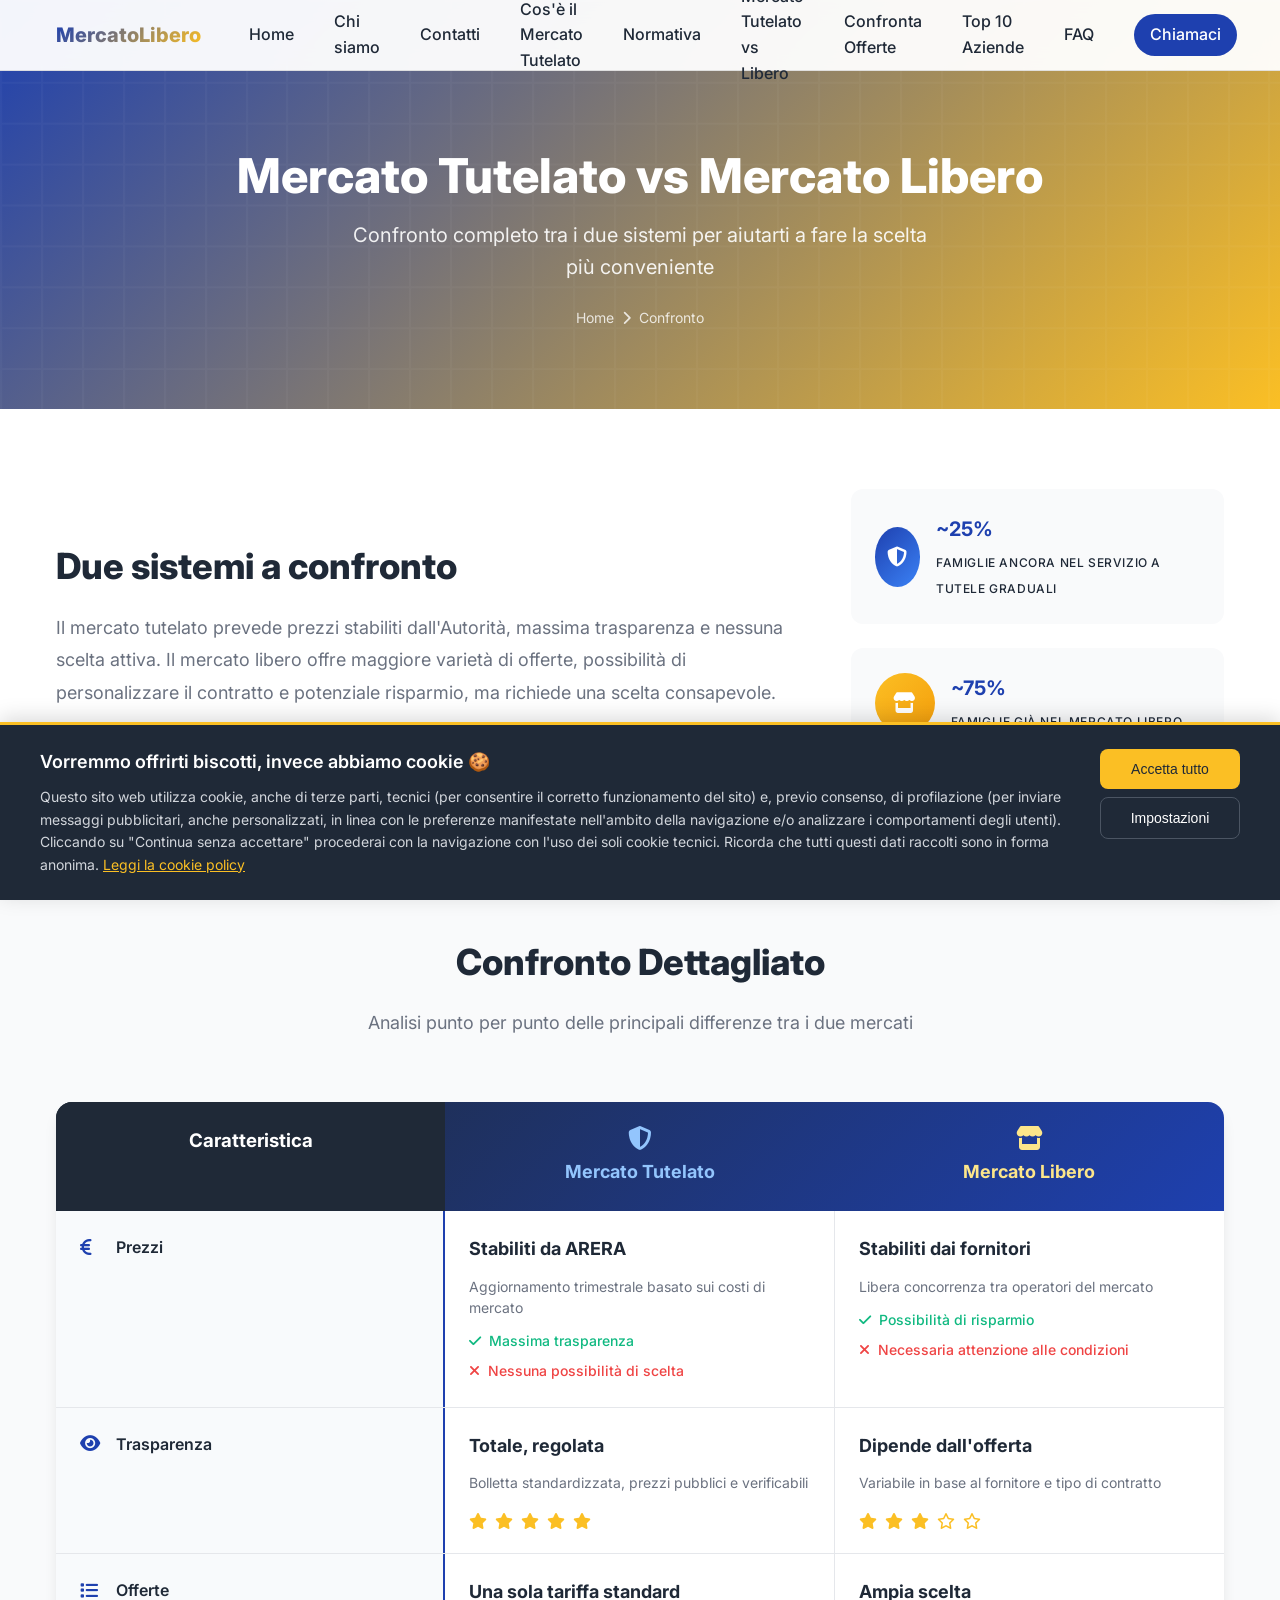
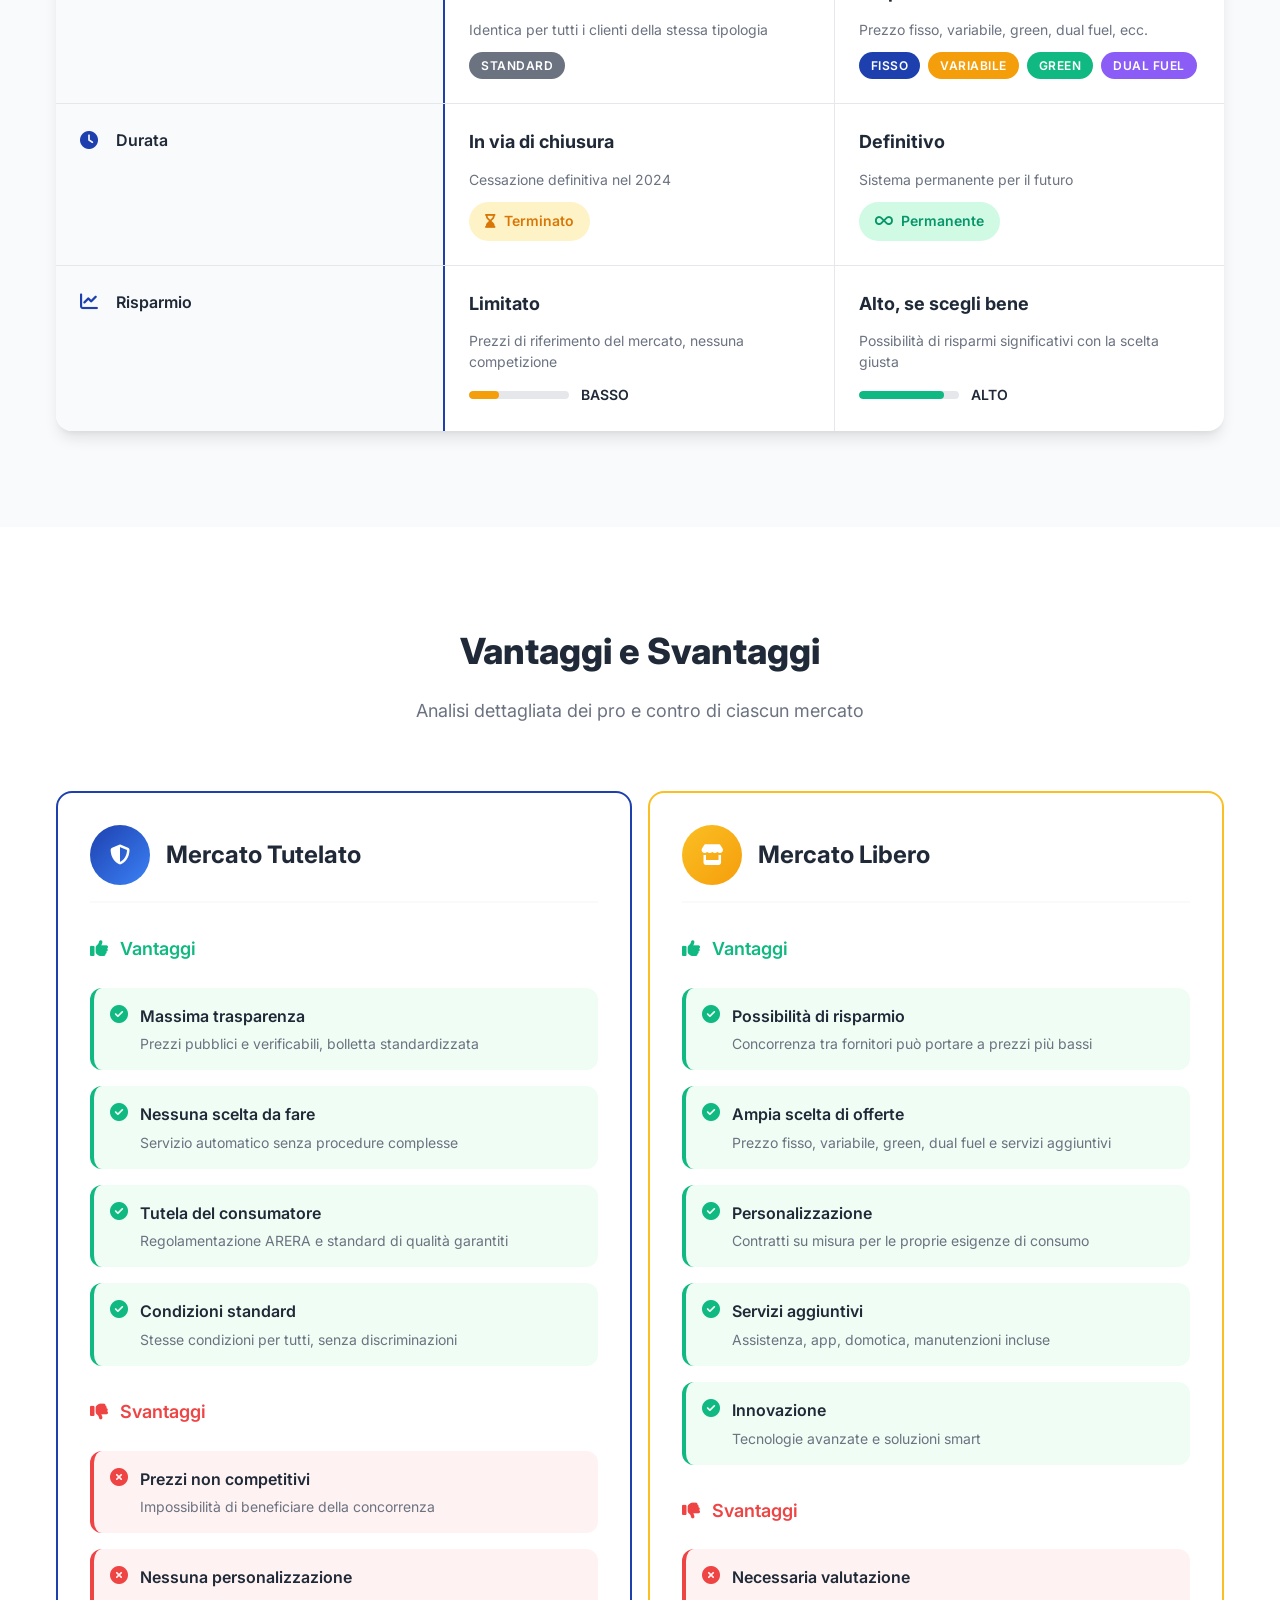
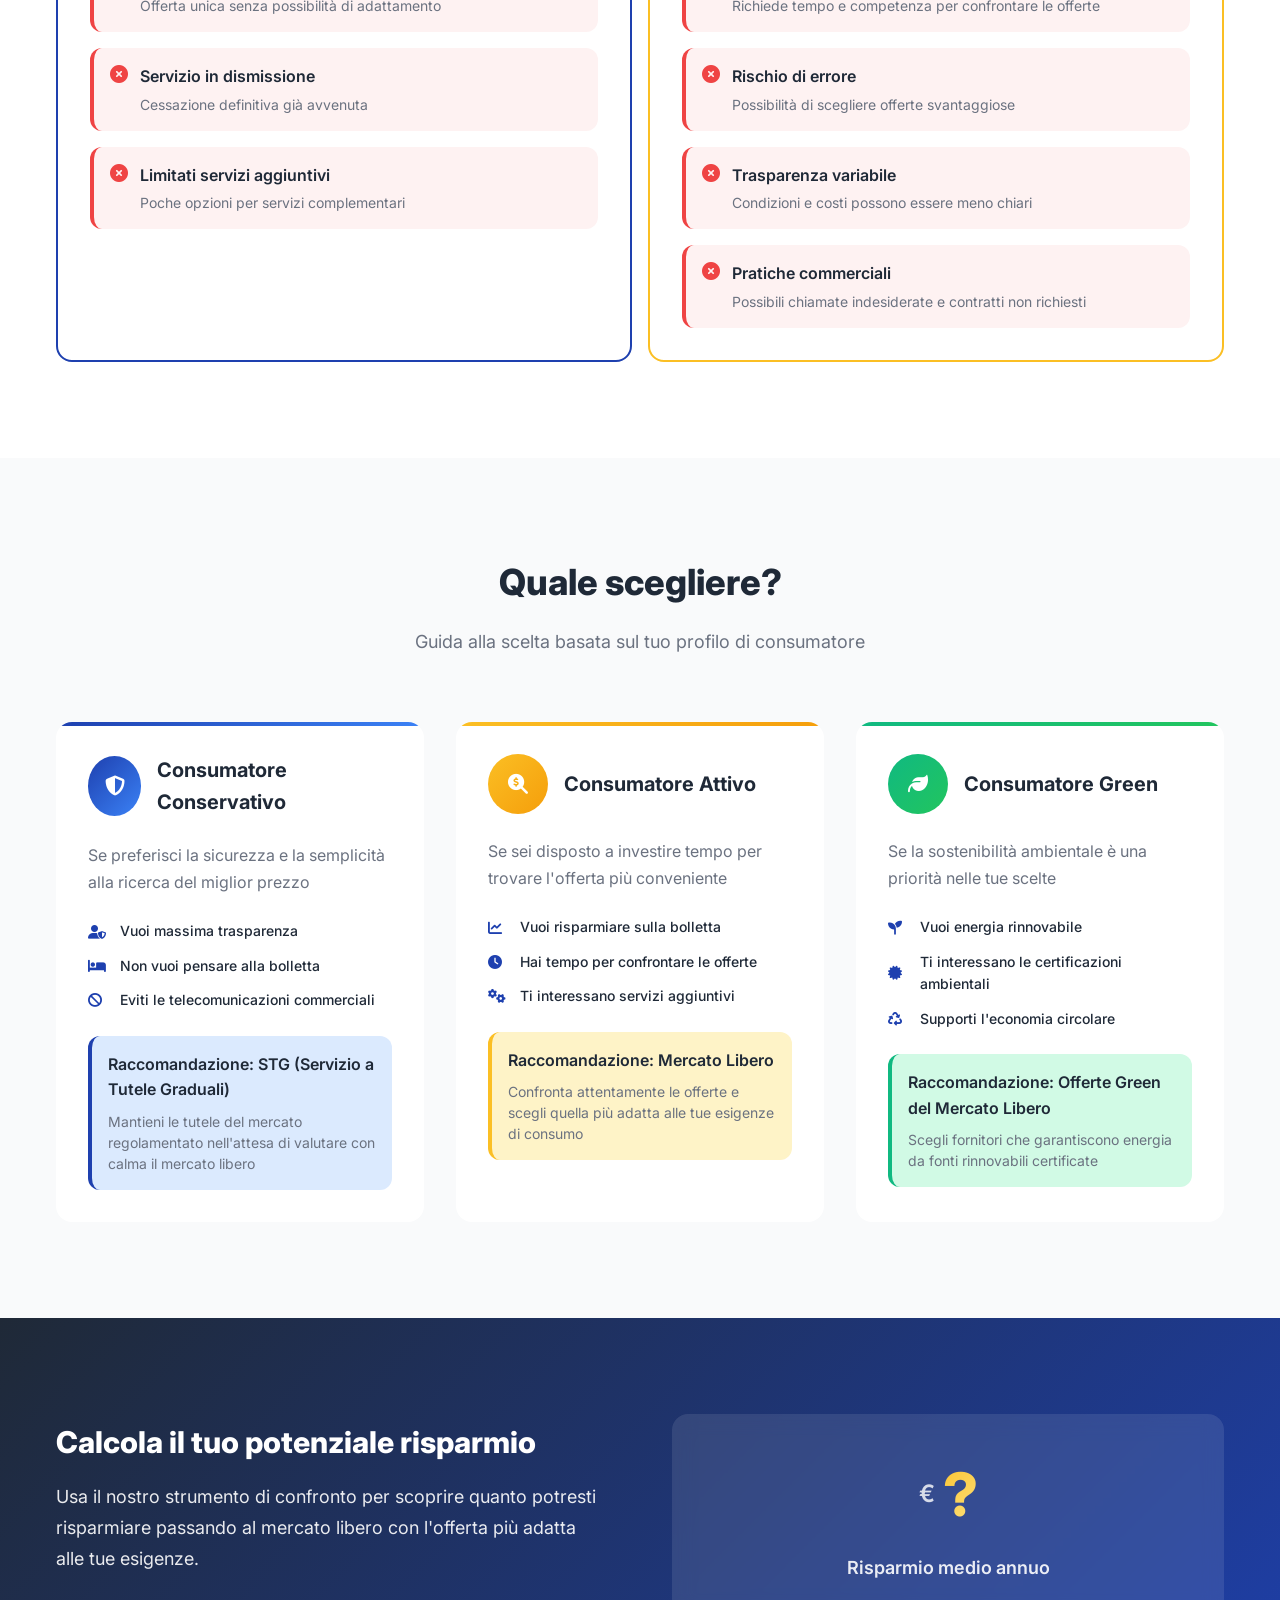
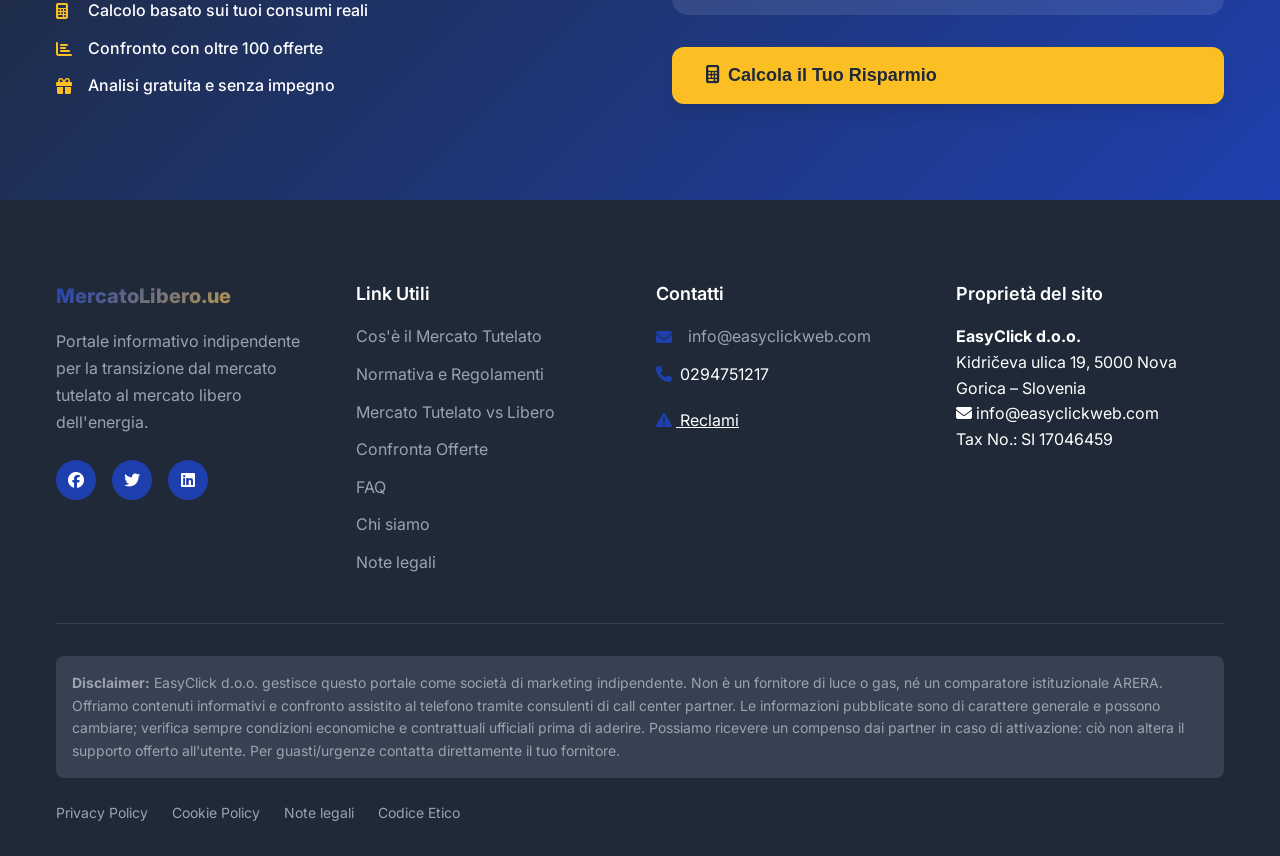
<file: confronto.html>
<!DOCTYPE html>
<html lang="it">
<head>
    <!-- Google tag (gtag.js) -->
    <script async src="https://www.googletagmanager.com/gtag/js?id=G-N847EGJ1N3"></script>
    <script>
      window.dataLayer = window.dataLayer || [];
      function gtag(){dataLayer.push(arguments);}
      gtag('js', new Date());

      gtag('config', 'G-N847EGJ1N3');
    </script>
    <!-- Google tag (gtag.js) -->
    <script async src="https://www.googletagmanager.com/gtag/js?id=AW-17095151587"></script>
    <script>
      window.dataLayer = window.dataLayer || [];
      function gtag(){dataLayer.push(arguments);}
      gtag('js', new Date());

      gtag('config', 'AW-17095151587');
    </script>
    <!-- Microsoft Clarity -->
    <script type="text/javascript">
    (function(c,l,a,r,i,t,y){
        c[a]=c[a]||function(){(c[a].q=c[a].q||[]).push(arguments)};
        t=l.createElement(r);t.async=1;t.src="https://www.clarity.ms/tag/"+i;
        y=l.getElementsByTagName(r)[0];y.parentNode.insertBefore(t,y);
    })(window, document, "clarity", "script", "v6f7iinmea");
    </script>
    <meta charset="UTF-8">
    <meta name="viewport" content="width=device-width, initial-scale=1.0">
    <title>Confronto Mercato Tutelato vs Mercato Libero - MercatoLibero</title>
    <meta name="description" content="Confronto dettagliato tra mercato tutelato e mercato libero: prezzi, trasparenza, offerte, vantaggi e svantaggi per scegliere consapevolmente.">
    <link rel="stylesheet" href="css/style.css">
    <link rel="stylesheet" href="css/mobile-optimizations.css">
    <link href="https://fonts.googleapis.com/css2?family=Inter:wght@300;400;500;600;700;800&display=swap" rel="stylesheet">
    <link rel="stylesheet" href="https://cdnjs.cloudflare.com/ajax/libs/font-awesome/6.4.0/css/all.min.css">
    <link href="https://unpkg.com/aos@2.3.1/dist/aos.css" rel="stylesheet">
</head>
<body>
    <!-- Navigation -->
    <nav class="navbar">
        <div class="nav-container">
                <div class="nav-logo">
                <a href="index.html">MercatoLibero</a>
            </div>
            <div class="nav-menu" id="navMenu">
                <a href="index.html" class="nav-link">Home</a>
                <a href="chi-siamo.html" class="nav-link">Chi siamo</a>
                <a href="contatti.html" class="nav-link">Contatti</a>
                <a href="mercato-tutelato.html" class="nav-link">Cos'è il Mercato Tutelato</a>
                <a href="normativa.html" class="nav-link">Normativa</a>
                <a href="confronto.html" class="nav-link active">Mercato Tutelato vs Libero</a>
                <a href="#" class="nav-link" onclick="openContactModal('offerte'); return false;">Confronta Offerte</a>
                <a href="aziende-luce-gas.html" class="nav-link">Top 10 Aziende</a>
                <a href="faq.html" class="nav-link">FAQ</a>
                <a href="tel:+390294751217" class="nav-link nav-cta">Chiamaci</a>
            </div>
            <button class="nav-toggle" id="navToggle" aria-controls="navMenu" aria-expanded="false" aria-label="Apri menu">
                <span class="bar" aria-hidden="true"></span>
                <span class="bar" aria-hidden="true"></span>
                <span class="bar" aria-hidden="true"></span>
            </button>
        </div>
    </nav>

    <!-- Page Header -->
    <section class="page-header">
        <div class="container">
            <div class="page-header-content" data-aos="fade-up">
                <h1 class="page-title">Mercato Tutelato vs Mercato Libero</h1>
                <p class="page-subtitle">
                    Confronto completo tra i due sistemi per aiutarti a fare la scelta più conveniente
                </p>
                <div class="breadcrumb">
                    <a href="index.html">Home</a>
                    <i class="fas fa-chevron-right"></i>
                    <span>Confronto</span>
                </div>
            </div>
        </div>
    </section>

    <!-- Comparison Overview -->
    <section class="comparison-overview">
        <div class="container">
            <div class="overview-content" data-aos="fade-up">
                <div class="overview-text">
                    <h2 class="section-title">Due sistemi a confronto</h2>
                    <p class="overview-description">
                        Il mercato tutelato prevede prezzi stabiliti dall'Autorità, massima trasparenza e nessuna scelta attiva. 
                        Il mercato libero offre maggiore varietà di offerte, possibilità di personalizzare il contratto e 
                        potenziale risparmio, ma richiede una scelta consapevole.
                    </p>
                </div>
                <div class="overview-stats">
                    <div class="stat-box">
                        <div class="stat-icon tutelato">
                            <i class="fas fa-shield-alt"></i>
                        </div>
                        <div class="stat-info">
                            <span class="stat-number">~25%</span>
                            <span class="stat-label">Famiglie ancora nel Servizio a Tutele Graduali</span>
                        </div>
                    </div>
                    <div class="stat-box">
                        <div class="stat-icon libero">
                            <i class="fas fa-store"></i>
                        </div>
                        <div class="stat-info">
                            <span class="stat-number">~75%</span>
                            <span class="stat-label">Famiglie già nel mercato libero</span>
                        </div>
                    </div>
                </div>
            </div>
        </div>
    </section>

    <!-- Main Comparison Table -->
    <section class="comparison-table-section">
        <div class="container">
            <div class="section-header" data-aos="fade-up">
                <h2 class="section-title">Confronto Dettagliato</h2>
                <p class="section-subtitle">
                    Analisi punto per punto delle principali differenze tra i due mercati
                </p>
            </div>

            <div class="comparison-table-wrapper" data-aos="fade-up" data-aos-delay="200">
                <div class="comparison-table">
                    <div class="table-header">
                        <div class="header-cell characteristic">
                            <h3>Caratteristica</h3>
                        </div>
                        <div class="header-cell tutelato">
                            <div class="market-badge tutelato">
                                <i class="fas fa-shield-alt"></i>
                                <h3>Mercato Tutelato</h3>
                            </div>
                        </div>
                        <div class="header-cell libero">
                            <div class="market-badge libero">
                                <i class="fas fa-store"></i>
                                <h3>Mercato Libero</h3>
                            </div>
                        </div>
                    </div>

                    <div class="table-row">
                        <div class="cell characteristic">
                            <div class="char-content">
                                <i class="fas fa-euro-sign"></i>
                                <span>Prezzi</span>
                            </div>
                        </div>
                        <div class="cell tutelato">
                            <div class="cell-content">
                                <span class="main-text">Stabiliti da ARERA</span>
                                <span class="sub-text">Aggiornamento trimestrale basato sui costi di mercato</span>
                                <div class="pros-cons">
                                    <span class="pro"><i class="fas fa-check"></i> Massima trasparenza</span>
                                    <span class="con"><i class="fas fa-times"></i> Nessuna possibilità di scelta</span>
                                </div>
                            </div>
                        </div>
                        <div class="cell libero">
                            <div class="cell-content">
                                <span class="main-text">Stabiliti dai fornitori</span>
                                <span class="sub-text">Libera concorrenza tra operatori del mercato</span>
                                <div class="pros-cons">
                                    <span class="pro"><i class="fas fa-check"></i> Possibilità di risparmio</span>
                                    <span class="con"><i class="fas fa-times"></i> Necessaria attenzione alle condizioni</span>
                                </div>
                            </div>
                        </div>
                    </div>

                    <div class="table-row">
                        <div class="cell characteristic">
                            <div class="char-content">
                                <i class="fas fa-eye"></i>
                                <span>Trasparenza</span>
                            </div>
                        </div>
                        <div class="cell tutelato">
                            <div class="cell-content">
                                <span class="main-text">Totale, regolata</span>
                                <span class="sub-text">Bolletta standardizzata, prezzi pubblici e verificabili</span>
                                <div class="rating">
                                    <i class="fas fa-star"></i>
                                    <i class="fas fa-star"></i>
                                    <i class="fas fa-star"></i>
                                    <i class="fas fa-star"></i>
                                    <i class="fas fa-star"></i>
                                </div>
                            </div>
                        </div>
                        <div class="cell libero">
                            <div class="cell-content">
                                <span class="main-text">Dipende dall'offerta</span>
                                <span class="sub-text">Variabile in base al fornitore e tipo di contratto</span>
                                <div class="rating">
                                    <i class="fas fa-star"></i>
                                    <i class="fas fa-star"></i>
                                    <i class="fas fa-star"></i>
                                    <i class="far fa-star"></i>
                                    <i class="far fa-star"></i>
                                </div>
                            </div>
                        </div>
                    </div>

                    <div class="table-row">
                        <div class="cell characteristic">
                            <div class="char-content">
                                <i class="fas fa-list"></i>
                                <span>Offerte</span>
                            </div>
                        </div>
                        <div class="cell tutelato">
                            <div class="cell-content">
                                <span class="main-text">Una sola tariffa standard</span>
                                <span class="sub-text">Identica per tutti i clienti della stessa tipologia</span>
                                <div class="offer-types">
                                    <span class="offer-tag standard">Standard</span>
                                </div>
                            </div>
                        </div>
                        <div class="cell libero">
                            <div class="cell-content">
                                <span class="main-text">Ampia scelta</span>
                                <span class="sub-text">Prezzo fisso, variabile, green, dual fuel, ecc.</span>
                                <div class="offer-types">
                                    <span class="offer-tag fisso">Fisso</span>
                                    <span class="offer-tag variabile">Variabile</span>
                                    <span class="offer-tag green">Green</span>
                                    <span class="offer-tag dual">Dual Fuel</span>
                                </div>
                            </div>
                        </div>
                    </div>

                    <div class="table-row">
                        <div class="cell characteristic">
                            <div class="char-content">
                                <i class="fas fa-clock"></i>
                                <span>Durata</span>
                            </div>
                        </div>
                        <div class="cell tutelato">
                            <div class="cell-content">
                                <span class="main-text">In via di chiusura</span>
                                <span class="sub-text">Cessazione definitiva nel 2024</span>
                                <div class="status-indicator ending">
                                    <i class="fas fa-hourglass-end"></i>
                                    <span>Terminato</span>
                                </div>
                            </div>
                        </div>
                        <div class="cell libero">
                            <div class="cell-content">
                                <span class="main-text">Definitivo</span>
                                <span class="sub-text">Sistema permanente per il futuro</span>
                                <div class="status-indicator permanent">
                                    <i class="fas fa-infinity"></i>
                                    <span>Permanente</span>
                                </div>
                            </div>
                        </div>
                    </div>

                    <div class="table-row">
                        <div class="cell characteristic">
                            <div class="char-content">
                                <i class="fas fa-chart-line"></i>
                                <span>Risparmio</span>
                            </div>
                        </div>
                        <div class="cell tutelato">
                            <div class="cell-content">
                                <span class="main-text">Limitato</span>
                                <span class="sub-text">Prezzi di riferimento del mercato, nessuna competizione</span>
                                <div class="savings-meter low">
                                    <div class="meter-fill"></div>
                                    <span>Basso</span>
                                </div>
                            </div>
                        </div>
                        <div class="cell libero">
                            <div class="cell-content">
                                <span class="main-text">Alto, se scegli bene</span>
                                <span class="sub-text">Possibilità di risparmi significativi con la scelta giusta</span>
                                <div class="savings-meter high">
                                    <div class="meter-fill"></div>
                                    <span>Alto</span>
                                </div>
                            </div>
                        </div>
                    </div>
                </div>
            </div>
        </div>
    </section>

    <!-- Advantages Disadvantages -->
    <section class="advantages-section">
        <div class="container">
            <div class="section-header" data-aos="fade-up">
                <h2 class="section-title">Vantaggi e Svantaggi</h2>
                <p class="section-subtitle">
                    Analisi dettagliata dei pro e contro di ciascun mercato
                </p>
            </div>

            <div class="advantages-grid">
                <!-- Mercato Tutelato -->
                <div class="market-analysis tutelato" data-aos="fade-right">
                    <div class="market-header">
                        <div class="market-icon">
                            <i class="fas fa-shield-alt"></i>
                        </div>
                        <h3>Mercato Tutelato</h3>
                    </div>

                    <div class="analysis-content">
                        <div class="advantages">
                            <h4><i class="fas fa-thumbs-up"></i> Vantaggi</h4>
                            <ul class="advantage-list">
                                <li>
                                    <i class="fas fa-check-circle"></i>
                                    <div>
                                        <strong>Massima trasparenza</strong>
                                        <span>Prezzi pubblici e verificabili, bolletta standardizzata</span>
                                    </div>
                                </li>
                                <li>
                                    <i class="fas fa-check-circle"></i>
                                    <div>
                                        <strong>Nessuna scelta da fare</strong>
                                        <span>Servizio automatico senza procedure complesse</span>
                                    </div>
                                </li>
                                <li>
                                    <i class="fas fa-check-circle"></i>
                                    <div>
                                        <strong>Tutela del consumatore</strong>
                                        <span>Regolamentazione ARERA e standard di qualità garantiti</span>
                                    </div>
                                </li>
                                <li>
                                    <i class="fas fa-check-circle"></i>
                                    <div>
                                        <strong>Condizioni standard</strong>
                                        <span>Stesse condizioni per tutti, senza discriminazioni</span>
                                    </div>
                                </li>
                            </ul>
                        </div>

                        <div class="disadvantages">
                            <h4><i class="fas fa-thumbs-down"></i> Svantaggi</h4>
                            <ul class="disadvantage-list">
                                <li>
                                    <i class="fas fa-times-circle"></i>
                                    <div>
                                        <strong>Prezzi non competitivi</strong>
                                        <span>Impossibilità di beneficiare della concorrenza</span>
                                    </div>
                                </li>
                                <li>
                                    <i class="fas fa-times-circle"></i>
                                    <div>
                                        <strong>Nessuna personalizzazione</strong>
                                        <span>Offerta unica senza possibilità di adattamento</span>
                                    </div>
                                </li>
                                <li>
                                    <i class="fas fa-times-circle"></i>
                                    <div>
                                        <strong>Servizio in dismissione</strong>
                                        <span>Cessazione definitiva già avvenuta</span>
                                    </div>
                                </li>
                                <li>
                                    <i class="fas fa-times-circle"></i>
                                    <div>
                                        <strong>Limitati servizi aggiuntivi</strong>
                                        <span>Poche opzioni per servizi complementari</span>
                                    </div>
                                </li>
                            </ul>
                        </div>
                    </div>
                </div>

                <!-- Mercato Libero -->
                <div class="market-analysis libero" data-aos="fade-left">
                    <div class="market-header">
                        <div class="market-icon">
                            <i class="fas fa-store"></i>
                        </div>
                        <h3>Mercato Libero</h3>
                    </div>

                    <div class="analysis-content">
                        <div class="advantages">
                            <h4><i class="fas fa-thumbs-up"></i> Vantaggi</h4>
                            <ul class="advantage-list">
                                <li>
                                    <i class="fas fa-check-circle"></i>
                                    <div>
                                        <strong>Possibilità di risparmio</strong>
                                        <span>Concorrenza tra fornitori può portare a prezzi più bassi</span>
                                    </div>
                                </li>
                                <li>
                                    <i class="fas fa-check-circle"></i>
                                    <div>
                                        <strong>Ampia scelta di offerte</strong>
                                        <span>Prezzo fisso, variabile, green, dual fuel e servizi aggiuntivi</span>
                                    </div>
                                </li>
                                <li>
                                    <i class="fas fa-check-circle"></i>
                                    <div>
                                        <strong>Personalizzazione</strong>
                                        <span>Contratti su misura per le proprie esigenze di consumo</span>
                                    </div>
                                </li>
                                <li>
                                    <i class="fas fa-check-circle"></i>
                                    <div>
                                        <strong>Servizi aggiuntivi</strong>
                                        <span>Assistenza, app, domotica, manutenzioni incluse</span>
                                    </div>
                                </li>
                                <li>
                                    <i class="fas fa-check-circle"></i>
                                    <div>
                                        <strong>Innovazione</strong>
                                        <span>Tecnologie avanzate e soluzioni smart</span>
                                    </div>
                                </li>
                            </ul>
                        </div>

                        <div class="disadvantages">
                            <h4><i class="fas fa-thumbs-down"></i> Svantaggi</h4>
                            <ul class="disadvantage-list">
                                <li>
                                    <i class="fas fa-times-circle"></i>
                                    <div>
                                        <strong>Necessaria valutazione</strong>
                                        <span>Richiede tempo e competenza per confrontare le offerte</span>
                                    </div>
                                </li>
                                <li>
                                    <i class="fas fa-times-circle"></i>
                                    <div>
                                        <strong>Rischio di errore</strong>
                                        <span>Possibilità di scegliere offerte svantaggiose</span>
                                    </div>
                                </li>
                                <li>
                                    <i class="fas fa-times-circle"></i>
                                    <div>
                                        <strong>Trasparenza variabile</strong>
                                        <span>Condizioni e costi possono essere meno chiari</span>
                                    </div>
                                </li>
                                <li>
                                    <i class="fas fa-times-circle"></i>
                                    <div>
                                        <strong>Pratiche commerciali</strong>
                                        <span>Possibili chiamate indesiderate e contratti non richiesti</span>
                                    </div>
                                </li>
                            </ul>
                        </div>
                    </div>
                </div>
            </div>
        </div>
    </section>

    <!-- Decision Guide -->
    <section class="decision-guide">
        <div class="container">
            <div class="section-header" data-aos="fade-up">
                <h2 class="section-title">Quale scegliere?</h2>
                <p class="section-subtitle">
                    Guida alla scelta basata sul tuo profilo di consumatore
                </p>
            </div>

            <div class="guide-content">
                <div class="consumer-profiles">
                    <div class="profile-card conservative" data-aos="fade-up" data-aos-delay="100">
                        <div class="profile-header">
                            <div class="profile-icon">
                                <i class="fas fa-shield-alt"></i>
                            </div>
                            <h3>Consumatore Conservativo</h3>
                        </div>
                        <div class="profile-description">
                            <p>Se preferisci la sicurezza e la semplicità alla ricerca del miglior prezzo</p>
                        </div>
                        <div class="profile-features">
                            <div class="feature">
                                <i class="fas fa-user-shield"></i>
                                <span>Vuoi massima trasparenza</span>
                            </div>
                            <div class="feature">
                                <i class="fas fa-bed"></i>
                                <span>Non vuoi pensare alla bolletta</span>
                            </div>
                            <div class="feature">
                                <i class="fas fa-ban"></i>
                                <span>Eviti le telecomunicazioni commerciali</span>
                            </div>
                        </div>
                        <div class="profile-recommendation tutelato">
                            <strong>Raccomandazione: STG (Servizio a Tutele Graduali)</strong>
                            <p>Mantieni le tutele del mercato regolamentato nell'attesa di valutare con calma il mercato libero</p>
                        </div>
                    </div>

                    <div class="profile-card active" data-aos="fade-up" data-aos-delay="200">
                        <div class="profile-header">
                            <div class="profile-icon">
                                <i class="fas fa-search-dollar"></i>
                            </div>
                            <h3>Consumatore Attivo</h3>
                        </div>
                        <div class="profile-description">
                            <p>Se sei disposto a investire tempo per trovare l'offerta più conveniente</p>
                        </div>
                        <div class="profile-features">
                            <div class="feature">
                                <i class="fas fa-chart-line"></i>
                                <span>Vuoi risparmiare sulla bolletta</span>
                            </div>
                            <div class="feature">
                                <i class="fas fa-clock"></i>
                                <span>Hai tempo per confrontare le offerte</span>
                            </div>
                            <div class="feature">
                                <i class="fas fa-cogs"></i>
                                <span>Ti interessano servizi aggiuntivi</span>
                            </div>
                        </div>
                        <div class="profile-recommendation libero">
                            <strong>Raccomandazione: Mercato Libero</strong>
                            <p>Confronta attentamente le offerte e scegli quella più adatta alle tue esigenze di consumo</p>
                        </div>
                    </div>

                    <div class="profile-card green" data-aos="fade-up" data-aos-delay="300">
                        <div class="profile-header">
                            <div class="profile-icon">
                                <i class="fas fa-leaf"></i>
                            </div>
                            <h3>Consumatore Green</h3>
                        </div>
                        <div class="profile-description">
                            <p>Se la sostenibilità ambientale è una priorità nelle tue scelte</p>
                        </div>
                        <div class="profile-features">
                            <div class="feature">
                                <i class="fas fa-seedling"></i>
                                <span>Vuoi energia rinnovabile</span>
                            </div>
                            <div class="feature">
                                <i class="fas fa-certificate"></i>
                                <span>Ti interessano le certificazioni ambientali</span>
                            </div>
                            <div class="feature">
                                <i class="fas fa-recycle"></i>
                                <span>Supporti l'economia circolare</span>
                            </div>
                        </div>
                        <div class="profile-recommendation green">
                            <strong>Raccomandazione: Offerte Green del Mercato Libero</strong>
                            <p>Scegli fornitori che garantiscono energia da fonti rinnovabili certificate</p>
                        </div>
                    </div>
                </div>
            </div>
        </div>
    </section>

    <!-- Calculator Teaser -->
    <section class="calculator-teaser">
        <div class="container">
            <div class="teaser-content" data-aos="fade-up">
                <div class="teaser-text">
                    <h2>Calcola il tuo potenziale risparmio</h2>
                    <p>
                        Usa il nostro strumento di confronto per scoprire quanto potresti risparmiare 
                        passando al mercato libero con l'offerta più adatta alle tue esigenze.
                    </p>
                    <ul class="teaser-features">
                        <li><i class="fas fa-calculator"></i> Calcolo basato sui tuoi consumi reali</li>
                        <li><i class="fas fa-chart-bar"></i> Confronto con oltre 100 offerte</li>
                        <li><i class="fas fa-gift"></i> Analisi gratuita e senza impegno</li>
                    </ul>
                </div>
                <div class="teaser-action">
                    <div class="savings-preview">
                        <div class="savings-amount">
                            <span class="currency">€</span>
                            <span class="amount" data-count="320">?</span>
                        </div>
                        <span class="savings-label">Risparmio medio annuo</span>
                    </div>
                    <button type="button" class="btn btn-primary btn-large" onclick="openContactModal('calcolo')">
                        <i class="fas fa-calculator"></i>
                        Calcola il Tuo Risparmio
                    </button>
                </div>
            </div>
        </div>
    </section>

    <!-- Contact Form Modal -->
    <div id="contactModal" class="modal">
        <div class="modal-content">
            <div class="modal-header">
                <h2>Compila i tuoi dati</h2>
                <span class="close" onclick="closeContactModal()">&times;</span>
            </div>
            <div class="modal-body">
                <div id="zf_div_8mZJf0m746aDrQc_lAt2QRL8i-AorA6-W7D1j3oLAGY">
                </div>
                <script type="text/javascript">
                (function() {
                try{
                var f = document.createElement("iframe");

                var ifrmSrc = 'https://forms.zohopublic.eu/easyclickstoritvedoo1/form/Contatti/formperma/8mZJf0m746aDrQc_lAt2QRL8i-AorA6-W7D1j3oLAGY?zf_rszfm=1';


                        try{
                if ( typeof ZFAdvLead != "undefined" && typeof zfutm_zfAdvLead != "undefined" ) {
                for( var prmIdx = 0 ; prmIdx < ZFAdvLead.utmPNameArr.length ; prmIdx ++ ) {
                    var utmPm = ZFAdvLead.utmPNameArr[ prmIdx ];
                    utmPm = ( ZFAdvLead.isSameDomian && ( ZFAdvLead.utmcustPNameArr.indexOf(utmPm) == -1 ) ) ? "zf_" + utmPm : utmPm;
                    var utmVal = zfutm_zfAdvLead.zfautm_gC_enc( ZFAdvLead.utmPNameArr[ prmIdx ] );
                    if ( typeof utmVal !== "undefined" ) {
                      if ( utmVal != "" ) {
                        if(ifrmSrc.indexOf('?') > 0){
                             ifrmSrc = ifrmSrc+'&'+utmPm+'='+utmVal;
                        }else{
                            ifrmSrc = ifrmSrc+'?'+utmPm+'='+utmVal;
                        }
                      }
                    }
                }
                }
                if ( typeof ZFLead !== "undefined" && typeof zfutm_zfLead !== "undefined" ) {
                for( var prmIdx = 0 ; prmIdx < ZFLead.utmPNameArr.length ; prmIdx ++ ) {
                        var utmPm = ZFLead.utmPNameArr[ prmIdx ];
                        var utmVal = zfutm_zfLead.zfutm_gC_enc( ZFLead.utmPNameArr[ prmIdx ] );
                        if ( typeof utmVal !== "undefined" ) {
                          if ( utmVal != "" ){
                            if(ifrmSrc.indexOf('?') > 0){
                              ifrmSrc = ifrmSrc+'&'+utmPm+'='+utmVal;//No I18N
                            }else{
                              ifrmSrc = ifrmSrc+'?'+utmPm+'='+utmVal;//No I18N
                            }
                          }
                        }
                      }
                }
                }catch(e){}

                f.src = ifrmSrc;
                f.style.border="none";
                f.style.height="1341px";
                f.style.width="90%";
                f.style.transition="all 0.5s ease";
                f.setAttribute("aria-label", 'Contatti');

                var d = document.getElementById("zf_div_8mZJf0m746aDrQc_lAt2QRL8i-AorA6-W7D1j3oLAGY");
                d.appendChild(f);
                window.addEventListener('message', function (){
                var evntData = event.data;
                if( evntData && evntData.constructor == String ){
                var zf_ifrm_data = evntData.split("|");
                if ( zf_ifrm_data.length == 2 || zf_ifrm_data.length == 3 ) {
                var zf_perma = zf_ifrm_data[0];
                var zf_ifrm_ht_nw = ( parseInt(zf_ifrm_data[1], 10) + 15 ) + "px";
                var iframe = document.getElementById("zf_div_8mZJf0m746aDrQc_lAt2QRL8i-AorA6-W7D1j3oLAGY").getElementsByTagName("iframe")[0];
                if ( (iframe.src).indexOf('formperma') > 0 && (iframe.src).indexOf(zf_perma) > 0 ) {
                var prevIframeHeight = iframe.style.height;
                var zf_tout = false;
                if( zf_ifrm_data.length == 3 ) {
                    iframe.scrollIntoView();
                    zf_tout = true;
                }

                if ( prevIframeHeight != zf_ifrm_ht_nw ) {
                if( zf_tout ) {
                    setTimeout(function(){
                        iframe.style.height = zf_ifrm_ht_nw;
                    },500);
                } else {
                    iframe.style.height = zf_ifrm_ht_nw;
                }
                }
                }
                }
                }
                }, false);
                    }catch(e){}
                })();
                </script>
            </div>
        </div>
    </div>

    <!-- Footer -->
    <footer class="footer">
        <div class="container">
            <div class="footer-content">
                <div class="footer-section">
                    <h3 class="footer-title">MercatoLibero.ue</h3>
                    <p class="footer-description">
                        Portale informativo indipendente per la transizione dal mercato tutelato al mercato libero dell'energia.
                    </p>
                    <div class="footer-social">
                        <a href="#" class="social-link"><i class="fab fa-facebook"></i></a>
                        <a href="#" class="social-link"><i class="fab fa-twitter"></i></a>
                        <a href="#" class="social-link"><i class="fab fa-linkedin"></i></a>
                    </div>
                </div>

                <div class="footer-section">
                    <h4 class="footer-subtitle">Link Utili</h4>
                    <ul class="footer-links">
                        <li><a href="mercato-tutelato.html">Cos'è il Mercato Tutelato</a></li>
                        <li><a href="normativa.html">Normativa e Regolamenti</a></li>
                        <li><a href="confronto.html">Mercato Tutelato vs Libero</a></li>
                        <li><a href="#" onclick="openContactModal('offerte'); return false;">Confronta Offerte</a></li>
                        <li><a href="faq.html">FAQ</a></li>
                        <li><a href="chi-siamo.html">Chi siamo</a></li>
                        <li><a href="note-legali.html">Note legali</a></li>
                    </ul>
                </div>

                <div class="footer-section">
                    <h4 class="footer-subtitle">Contatti</h4>
                    <div class="footer-contact">
                        <p><i class="fas fa-envelope"></i> info@easyclickweb.com</p>
                        <p><a href="tel:0294751217" style="color: #fff; text-decoration: none;"><i class="fas fa-phone"></i> 0294751217</a></p>
                    </div>
                    <div class="footer-contact" style="margin-top: 20px;">
                        <p><a href="mailto:reclami@easyclickweb.com" style="color: #fff; text-decoration: underline;"><i class="fas fa-exclamation-triangle"></i> Reclami</a></p>
                    </div>
                </div>

                <div class="footer-section">
                    <h4 class="footer-subtitle">Proprietà del sito</h4>
                    <div class="footer-company">
                        <p><strong>EasyClick d.o.o.</strong></p>
                        <p>Kidričeva ulica 19, 5000 Nova Gorica – Slovenia</p>
                        <p><i class="fas fa-envelope"></i> info@easyclickweb.com</p>
                        <p>Tax No.: SI 17046459</p>
                    </div>
                </div>
            </div>

            <div class="footer-bottom">
                <div class="footer-disclaimer">
                    <p>
                        <strong>Disclaimer:</strong> EasyClick d.o.o. gestisce questo portale come società di marketing indipendente. Non è un fornitore di luce o gas, né un comparatore istituzionale ARERA. Offriamo contenuti informativi e confronto assistito al telefono tramite consulenti di call center partner. Le informazioni pubblicate sono di carattere generale e possono cambiare; verifica sempre condizioni economiche e contrattuali ufficiali prima di aderire. Possiamo ricevere un compenso dai partner in caso di attivazione: ciò non altera il supporto offerto all'utente. Per guasti/urgenze contatta direttamente il tuo fornitore.
                    </p>
                </div>
                <div class="footer-legal">
                    <div class="legal-links">
                        <a href="privacy-policy.html">Privacy Policy</a>
                        <a href="cookie-policy.html">Cookie Policy</a>
                        <a href="note-legali.html">Note legali</a>
                        <a href="codice-etico.html">Codice Etico</a>
                    </div>
                </div>
            </div>
        </div>
    </footer>

    <!-- Cookie Banner -->
    <div id="cookieBanner" class="cookie-banner" style="display: none;">
        <div class="cookie-banner-content">
            <div class="cookie-banner-text">
                <h3>Vorremmo offrirti biscotti, invece abbiamo cookie 🍪</h3>
                <p>
                    Questo sito web utilizza cookie, anche di terze parti, 
                    tecnici (per consentire il corretto funzionamento del 
                    sito) e, previo consenso, di profilazione (per inviare 
                    messaggi pubblicitari, anche personalizzati, in linea con 
                    le preferenze manifestate nell'ambito della navigazione 
                    e/o analizzare i comportamenti degli utenti). Cliccando 
                    su "Continua senza accettare" procederai con la 
                    navigazione con l'uso dei soli cookie tecnici. Ricorda 
                    che tutti questi dati raccolti sono in forma anonima. 
                    <a href="cookie-policy.html">Leggi la cookie policy</a>
                </p>
            </div>
            <div class="cookie-banner-buttons">
                <button type="button" class="cookie-btn cookie-btn-accept" onclick="acceptAllCookies()">
                    Accetta tutto
                </button>
                <button type="button" class="cookie-btn cookie-btn-settings" onclick="openCookieSettings()">
                    Impostazioni
                </button>
            </div>
        </div>
    </div>

    <!-- Cookie Settings Modal -->
    <div id="cookieSettingsModal" class="cookie-settings-modal">
        <div class="cookie-settings-content">
            <div class="cookie-settings-header">
                <h2>Impostazioni Cookie</h2>
                <button class="cookie-settings-close" onclick="closeCookieSettings()">&times;</button>
            </div>
            <div class="cookie-settings-body">
                <div class="cookie-category">
                    <div class="cookie-category-header">
                        <h3>Cookie Tecnici (Necessari)</h3>
                        <label class="cookie-toggle">
                            <input type="checkbox" checked disabled>
                            <span class="cookie-slider"></span>
                        </label>
                    </div>
                    <p>Questi cookie sono indispensabili per il corretto funzionamento del sito e non possono essere disattivati.</p>
                </div>
                
                <div class="cookie-category">
                    <div class="cookie-category-header">
                        <h3>Cookie Analitici</h3>
                        <label class="cookie-toggle">
                            <input type="checkbox" id="analyticsCookies">
                            <span class="cookie-slider"></span>
                        </label>
                    </div>
                    <p>Raccolgono informazioni sull'utilizzo del sito per migliorare le prestazioni e l'esperienza utente.</p>
                </div>
                
                <div class="cookie-category">
                    <div class="cookie-category-header">
                        <h3>Cookie di Marketing</h3>
                        <label class="cookie-toggle">
                            <input type="checkbox" id="marketingCookies">
                            <span class="cookie-slider"></span>
                        </label>
                    </div>
                    <p>Utilizzati per tracciare la navigazione e mostrare annunci personalizzati in base ai tuoi interessi.</p>
                </div>
            </div>
            <div class="cookie-settings-actions">
                <button type="button" class="btn btn-secondary" onclick="closeCookieSettings()">Annulla</button>
                <button type="button" class="btn btn-primary" onclick="saveCookiePreferences()">Salva Preferenze</button>
            </div>
        </div>
    </div>

    <!-- Back to Top Button -->
    <button class="back-to-top" id="backToTop">
        <i class="fas fa-chevron-up"></i>
    </button>

    <!-- Floating Call Button -->
    <div class="floating-call-btn">
        <a href="tel:+390294751217" title="Chiama Gratis">
            <i class="fas fa-phone"></i>
        </a>
    </div>

    <!-- Scripts -->
    <script src="https://unpkg.com/aos@2.3.1/dist/aos.js"></script>
    <script src="js/script.js"></script>
</body>
</html>
</file>
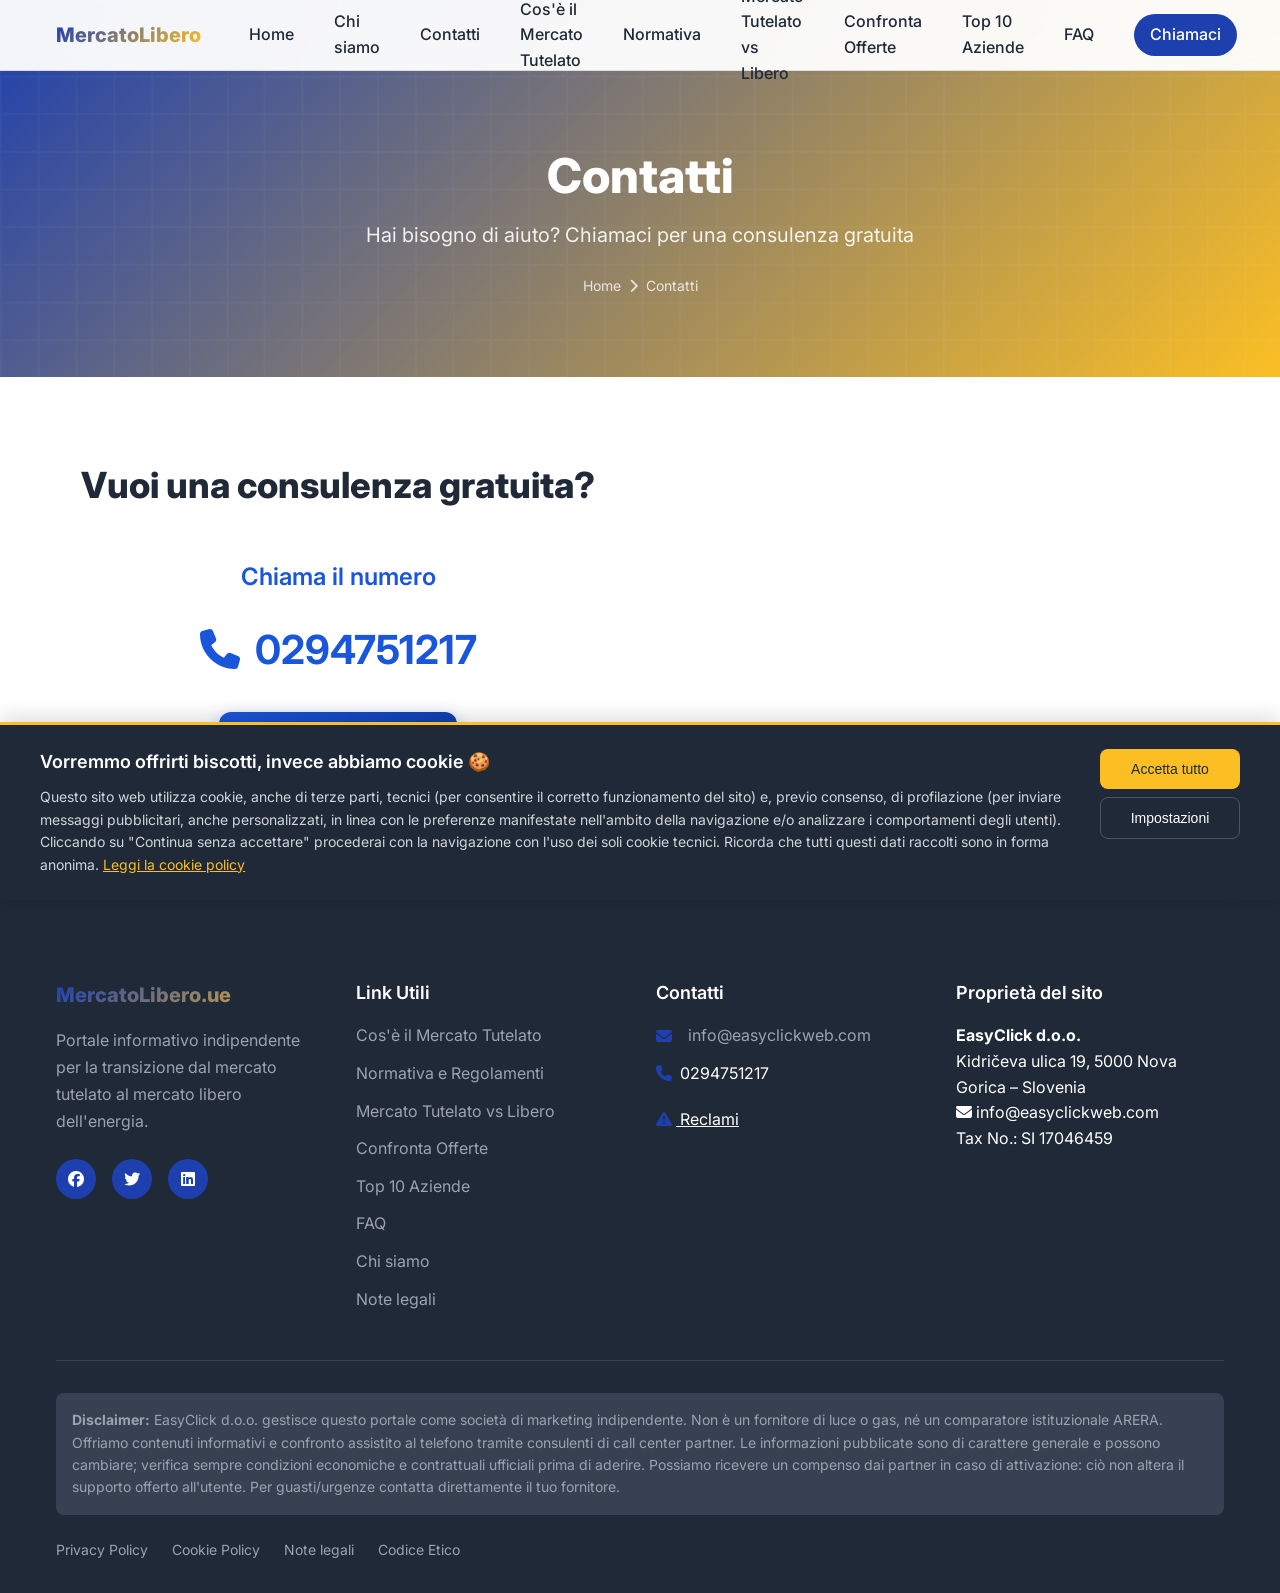
<file: contatti.html>
<!DOCTYPE html>
<html lang="it">
<head>
    <!-- Google tag (gtag.js) -->
    <script async src="https://www.googletagmanager.com/gtag/js?id=G-N847EGJ1N3"></script>
    <script>
      window.dataLayer = window.dataLayer || [];
      function gtag(){dataLayer.push(arguments);}
      gtag('js', new Date());

      gtag('config', 'G-N847EGJ1N3');
    </script>
    <!-- Google tag (gtag.js) -->
    <script async src="https://www.googletagmanager.com/gtag/js?id=AW-17095151587"></script>
    <script>
      window.dataLayer = window.dataLayer || [];
      function gtag(){dataLayer.push(arguments);}
      gtag('js', new Date());

      gtag('config', 'AW-17095151587');
    </script>
    <!-- Microsoft Clarity -->
    <script type="text/javascript">
    (function(c,l,a,r,i,t,y){
        c[a]=c[a]||function(){(c[a].q=c[a].q||[]).push(arguments)};
        t=l.createElement(r);t.async=1;t.src="https://www.clarity.ms/tag/"+i;
        y=l.getElementsByTagName(r)[0];y.parentNode.insertBefore(t,y);
    })(window, document, "clarity", "script", "v6f7iinmea");
    </script>
    <meta charset="UTF-8">
    <meta name="viewport" content="width=device-width, initial-scale=1.0">
    <title>Contatti - MercatoLibero</title>
    <meta name="description" content="Contattaci per una consulenza gratuita sul mercato energetico. Chiamaci al numero 0294751217 per ricevere supporto e informazioni.">
    <link rel="stylesheet" href="css/style.css">
    <link rel="stylesheet" href="css/mobile-optimizations.css">
    <link href="https://fonts.googleapis.com/css2?family=Inter:wght@300;400;500;600;700;800&display=swap" rel="stylesheet">
    <link rel="stylesheet" href="https://cdnjs.cloudflare.com/ajax/libs/font-awesome/6.4.0/css/all.min.css">
    <link href="https://unpkg.com/aos@2.3.1/dist/aos.css" rel="stylesheet">
</head>
<body>
    <!-- Navigation -->
    <nav class="navbar">
        <div class="nav-container">
                <div class="nav-logo">
                <a href="index.html">MercatoLibero</a>
            </div>
            <div class="nav-menu" id="navMenu">
                <a href="index.html" class="nav-link">Home</a>
                <a href="chi-siamo.html" class="nav-link">Chi siamo</a>
                <a href="contatti.html" class="nav-link active">Contatti</a>
                <a href="mercato-tutelato.html" class="nav-link">Cos'è il Mercato Tutelato</a>
                <a href="normativa.html" class="nav-link">Normativa</a>
                <a href="confronto.html" class="nav-link">Mercato Tutelato vs Libero</a>
                <a href="#form-analisi" class="nav-link">Confronta Offerte</a>
                <a href="aziende-luce-gas.html" class="nav-link">Top 10 Aziende</a>
                <a href="faq.html" class="nav-link">FAQ</a>
                <a href="tel:+390294751217" class="nav-link nav-cta">Chiamaci</a>
            </div>
            <button class="nav-toggle" id="navToggle" aria-controls="navMenu" aria-expanded="false" aria-label="Apri menu">
                <span class="bar" aria-hidden="true"></span>
                <span class="bar" aria-hidden="true"></span>
                <span class="bar" aria-hidden="true"></span>
            </button>
        </div>
    </nav>

    <!-- Page Header -->
    <section class="page-header">
        <div class="container">
            <div class="page-header-content" data-aos="fade-up">
                <h1 class="page-title">Contatti</h1>
                <p class="page-subtitle">
                    Hai bisogno di aiuto? Chiamaci per una consulenza gratuita
                </p>
                <div class="breadcrumb">
                    <a href="index.html">Home</a>
                    <i class="fas fa-chevron-right"></i>
                    <span>Contatti</span>
                </div>
            </div>
        </div>
    </section>

    <!-- Contact Section -->
    <section class="intro-section" style="padding: 80px 0;">
        <div class="container">
            <div class="intro-content" style="flex-direction: column; align-items: center; text-align: center; gap: 40px;">
                <div class="intro-text" data-aos="fade-up" style="max-width: 800px;">
                    <h2 class="section-title">Vuoi una consulenza gratuita?</h2>
                    <div style="margin: 40px 0;">
                        <p style="font-size: 1.5rem; font-weight: 600; color: #1a56db; margin-bottom: 20px;">
                            Chiama il numero
                        </p>
                        <a href="tel:0294751217" style="font-size: 2.5rem; font-weight: 700; color: #1a56db; text-decoration: none; display: block; margin-bottom: 30px;">
                            <i class="fas fa-phone" style="margin-right: 15px;"></i>0294751217
                        </a>
                        <a href="tel:0294751217" class="cta-button" style="display: inline-flex; align-items: center; gap: 10px; padding: 18px 40px; font-size: 1.2rem; text-decoration: none; background: linear-gradient(135deg, #1a56db 0%, #0e39a9 100%); color: white; border-radius: 12px; font-weight: 600; transition: all 0.3s ease; box-shadow: 0 4px 15px rgba(26, 86, 219, 0.3);">
                            <i class="fas fa-phone-alt"></i>
                            Chiama Gratis
                        </a>
                    </div>
                </div>
            </div>
        </div>
    </section>

    <!-- Footer -->
    <footer class="footer" id="contatti">
        <div class="container">
            <div class="footer-content">
                <div class="footer-section">
                        <h3 class="footer-title">MercatoLibero.ue</h3>
                    <p class="footer-description">
                        Portale informativo indipendente per la transizione dal mercato tutelato al mercato libero dell'energia.
                    </p>
                    <div class="footer-social">
                        <a href="#" class="social-link"><i class="fab fa-facebook"></i></a>
                        <a href="#" class="social-link"><i class="fab fa-twitter"></i></a>
                        <a href="#" class="social-link"><i class="fab fa-linkedin"></i></a>
                    </div>
                </div>

                <div class="footer-section">
                    <h4 class="footer-subtitle">Link Utili</h4>
                    <ul class="footer-links">
                        <li><a href="mercato-tutelato.html">Cos'è il Mercato Tutelato</a></li>
                        <li><a href="normativa.html">Normativa e Regolamenti</a></li>
                        <li><a href="confronto.html">Mercato Tutelato vs Libero</a></li>
                        <li><a href="#form-analisi">Confronta Offerte</a></li>
                        <li><a href="aziende-luce-gas.html">Top 10 Aziende</a></li>
                        <li><a href="faq.html">FAQ</a></li>
                        <li><a href="chi-siamo.html">Chi siamo</a></li>
                        <li><a href="note-legali.html">Note legali</a></li>
                    </ul>
                </div>

                <div class="footer-section">
                    <h4 class="footer-subtitle">Contatti</h4>
                    <div class="footer-contact">
                        <p><i class="fas fa-envelope"></i> info@easyclickweb.com</p>
                        <p><a href="tel:0294751217" style="color: #fff; text-decoration: none;"><i class="fas fa-phone"></i> 0294751217</a></p>
                    </div>
                    <div class="footer-contact" style="margin-top: 20px;">
                        <p><a href="mailto:reclami@easyclickweb.com" style="color: #fff; text-decoration: underline;"><i class="fas fa-exclamation-triangle"></i> Reclami</a></p>
                    </div>
                </div>

                <div class="footer-section">
                    <h4 class="footer-subtitle">Proprietà del sito</h4>
                    <div class="footer-company">
                        <p><strong>EasyClick d.o.o.</strong></p>
                        <p>Kidričeva ulica 19, 5000 Nova Gorica – Slovenia</p>
                        <p><i class="fas fa-envelope"></i> info@easyclickweb.com</p>
                        <p>Tax No.: SI 17046459</p>
                    </div>
                </div>
            </div>

            <div class="footer-bottom">
                <div class="footer-disclaimer">
                    <p>
                        <strong>Disclaimer:</strong> EasyClick d.o.o. gestisce questo portale come società di marketing indipendente. Non è un fornitore di luce o gas, né un comparatore istituzionale ARERA. Offriamo contenuti informativi e confronto assistito al telefono tramite consulenti di call center partner. Le informazioni pubblicate sono di carattere generale e possono cambiare; verifica sempre condizioni economiche e contrattuali ufficiali prima di aderire. Possiamo ricevere un compenso dai partner in caso di attivazione: ciò non altera il supporto offerto all'utente. Per guasti/urgenze contatta direttamente il tuo fornitore.
                    </p>
                </div>
                <div class="footer-legal">
                    <div class="legal-links">
                        <a href="privacy-policy.html">Privacy Policy</a>
                        <a href="cookie-policy.html">Cookie Policy</a>
                        <a href="note-legali.html">Note legali</a>
                        <a href="codice-etico.html">Codice Etico</a>
                    </div>
                </div>
            </div>
        </div>
    </footer>

    <!-- Cookie Banner -->
    <div id="cookieBanner" class="cookie-banner" style="display: none;">
        <div class="cookie-banner-content">
            <div class="cookie-banner-text">
                <h3>Vorremmo offrirti biscotti, invece abbiamo cookie 🍪</h3>
                <p>
                    Questo sito web utilizza cookie, anche di terze parti, 
                    tecnici (per consentire il corretto funzionamento del 
                    sito) e, previo consenso, di profilazione (per inviare 
                    messaggi pubblicitari, anche personalizzati, in linea con 
                    le preferenze manifestate nell'ambito della navigazione 
                    e/o analizzare i comportamenti degli utenti). Cliccando 
                    su "Continua senza accettare" procederai con la 
                    navigazione con l'uso dei soli cookie tecnici. Ricorda 
                    che tutti questi dati raccolti sono in forma anonima. 
                    <a href="cookie-policy.html">Leggi la cookie policy</a>
                </p>
            </div>
            <div class="cookie-banner-buttons">
                <button type="button" class="cookie-btn cookie-btn-accept" onclick="acceptAllCookies()">
                    Accetta tutto
                </button>
                <button type="button" class="cookie-btn cookie-btn-settings" onclick="openCookieSettings()">
                    Impostazioni
                </button>
            </div>
        </div>
    </div>

    <!-- Cookie Settings Modal -->
    <div id="cookieSettingsModal" class="cookie-settings-modal">
        <div class="cookie-settings-content">
            <div class="cookie-settings-header">
                <h2>Impostazioni Cookie</h2>
                <button class="cookie-settings-close" onclick="closeCookieSettings()">&times;</button>
            </div>
            <div class="cookie-settings-body">
                <div class="cookie-category">
                    <div class="cookie-category-header">
                        <h3>Cookie Tecnici (Necessari)</h3>
                        <label class="cookie-toggle">
                            <input type="checkbox" checked disabled>
                            <span class="cookie-slider"></span>
                        </label>
                    </div>
                    <p>Questi cookie sono indispensabili per il corretto funzionamento del sito e non possono essere disattivati.</p>
                </div>
                
                <div class="cookie-category">
                    <div class="cookie-category-header">
                        <h3>Cookie Analitici</h3>
                        <label class="cookie-toggle">
                            <input type="checkbox" id="analyticsCookies">
                            <span class="cookie-slider"></span>
                        </label>
                    </div>
                    <p>Raccolgono informazioni sull'utilizzo del sito per migliorare le prestazioni e l'esperienza utente.</p>
                </div>
                
                <div class="cookie-category">
                    <div class="cookie-category-header">
                        <h3>Cookie di Marketing</h3>
                        <label class="cookie-toggle">
                            <input type="checkbox" id="marketingCookies">
                            <span class="cookie-slider"></span>
                        </label>
                    </div>
                    <p>Utilizzati per tracciare la navigazione e mostrare annunci personalizzati in base ai tuoi interessi.</p>
                </div>
            </div>
            <div class="cookie-settings-actions">
                <button type="button" class="btn btn-secondary" onclick="closeCookieSettings()">Annulla</button>
                <button type="button" class="btn btn-primary" onclick="saveCookiePreferences()">Salva Preferenze</button>
            </div>
        </div>
    </div>

    <!-- Back to Top Button -->
    <button class="back-to-top" id="backToTop">
        <i class="fas fa-chevron-up"></i>
    </button>

    <!-- Floating Call Button -->
    <a href="tel:+390294751217" class="floating-call-btn" aria-label="Chiama ora">
        <i class="fas fa-phone"></i>
    </a>

    <!-- Scripts -->
    <script src="https://unpkg.com/aos@2.3.1/dist/aos.js"></script>
    <script src="js/script.js"></script>
</body>
</html>
</file>
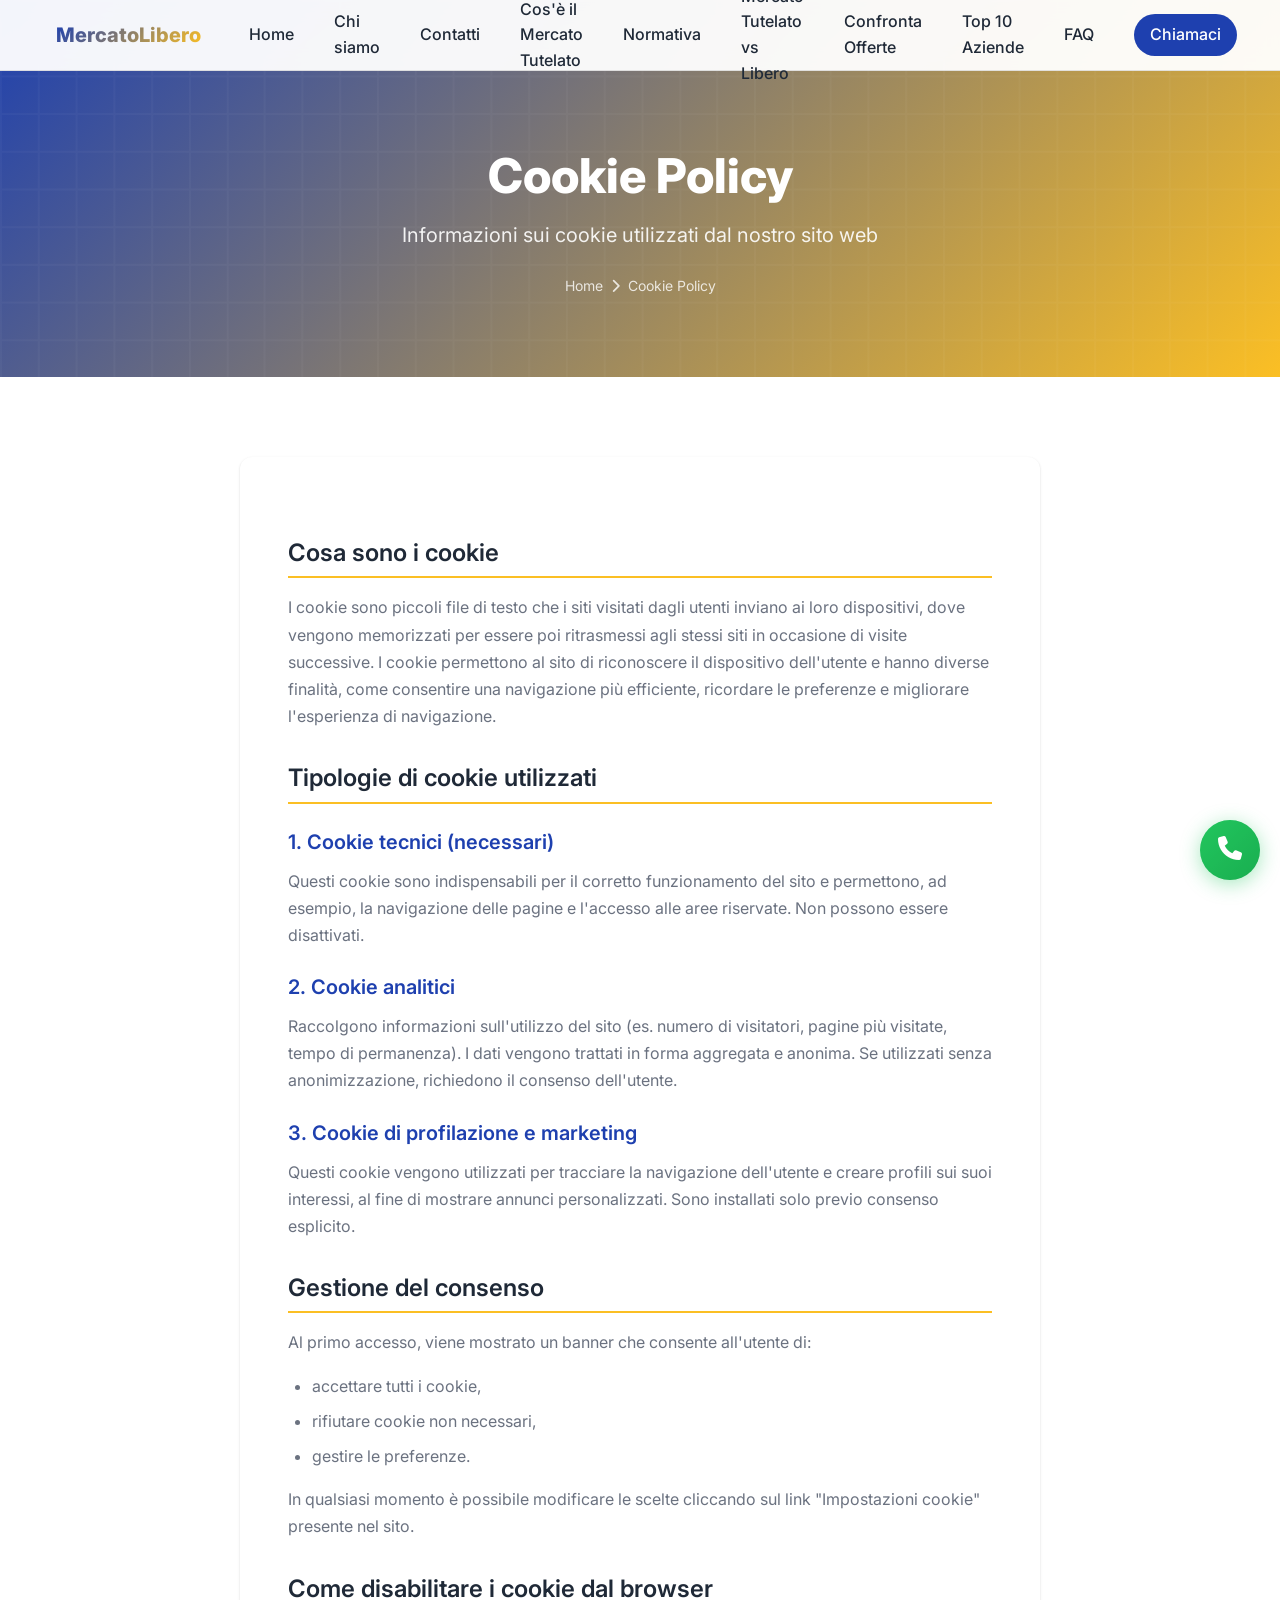
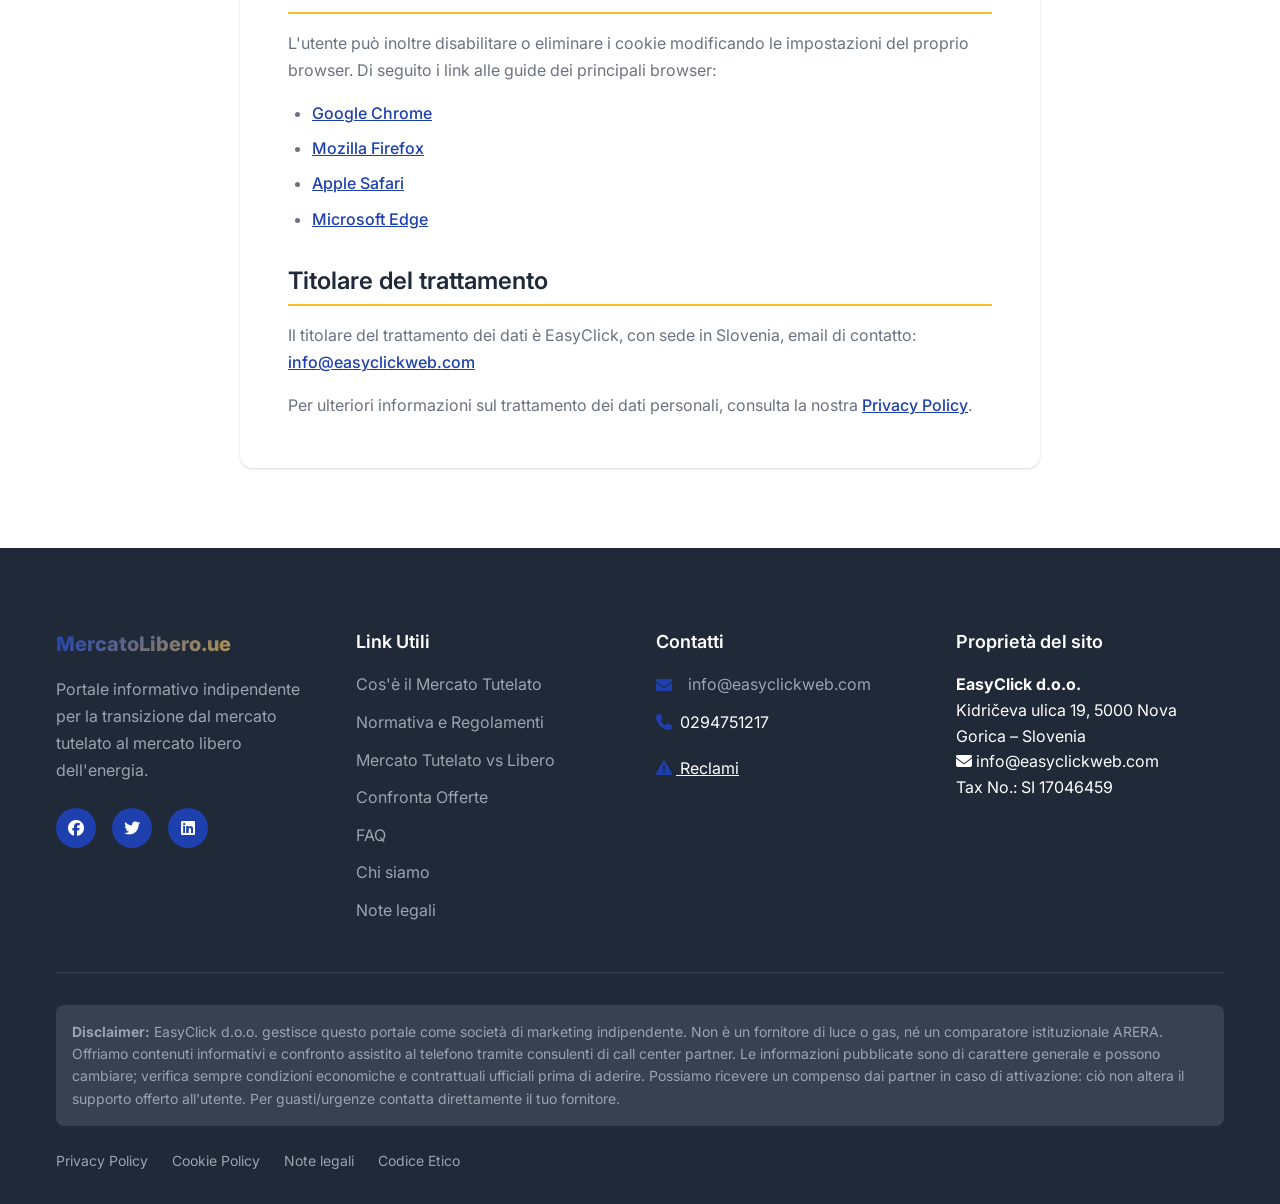
<file: cookie-policy.html>
<!DOCTYPE html>
<html lang="it">
<head>
    <!-- Google tag (gtag.js) -->
    <script async src="https://www.googletagmanager.com/gtag/js?id=G-N847EGJ1N3"></script>
    <script>
      window.dataLayer = window.dataLayer || [];
      function gtag(){dataLayer.push(arguments);}
      gtag('js', new Date());

      gtag('config', 'G-N847EGJ1N3');
    </script>
    <!-- Google tag (gtag.js) -->
    <script async src="https://www.googletagmanager.com/gtag/js?id=AW-17095151587"></script>
    <script>
      window.dataLayer = window.dataLayer || [];
      function gtag(){dataLayer.push(arguments);}
      gtag('js', new Date());

      gtag('config', 'AW-17095151587');
    </script>
    <!-- Microsoft Clarity -->
    <script type="text/javascript">
    (function(c,l,a,r,i,t,y){
        c[a]=c[a]||function(){(c[a].q=c[a].q||[]).push(arguments)};
        t=l.createElement(r);t.async=1;t.src="https://www.clarity.ms/tag/"+i;
        y=l.getElementsByTagName(r)[0];y.parentNode.insertBefore(t,y);
    })(window, document, "clarity", "script", "v6f7iinmea");
    </script>
    <meta charset="UTF-8">
    <meta name="viewport" content="width=device-width, initial-scale=1.0">
    <title>Cookie Policy - MercatoLibero</title>
    <meta name="description" content="Cookie Policy di MercatoLibero.ue - Informazioni sui cookie utilizzati dal sito">
    <link rel="stylesheet" href="css/style.css">
    <link href="https://fonts.googleapis.com/css2?family=Inter:wght@300;400;500;600;700;800&display=swap" rel="stylesheet">
    <link rel="stylesheet" href="https://cdnjs.cloudflare.com/ajax/libs/font-awesome/6.4.0/css/all.min.css">
    <link href="https://unpkg.com/aos@2.3.1/dist/aos.css" rel="stylesheet">
</head>
<body>
    <!-- Navigation -->
    <nav class="navbar">
        <div class="nav-container">
                <div class="nav-logo">
                <a href="index.html">MercatoLibero</a>
            </div>
            <div class="nav-menu" id="navMenu">
                <a href="index.html" class="nav-link">Home</a>
                <a href="chi-siamo.html" class="nav-link">Chi siamo</a>
                <a href="contatti.html" class="nav-link">Contatti</a>
                <a href="mercato-tutelato.html" class="nav-link">Cos'è il Mercato Tutelato</a>
                <a href="normativa.html" class="nav-link">Normativa</a>
                <a href="confronto.html" class="nav-link">Mercato Tutelato vs Libero</a>
                <a href="#" class="nav-link" onclick="openContactModal('offerte'); return false;">Confronta Offerte</a>
                <a href="aziende-luce-gas.html" class="nav-link">Top 10 Aziende</a>
                <a href="faq.html" class="nav-link">FAQ</a>
                <a href="tel:+390294751217" class="nav-link nav-cta">Chiamaci</a>
            </div>
            <button class="nav-toggle" id="navToggle" aria-controls="navMenu" aria-expanded="false" aria-label="Apri menu">
                <span class="bar" aria-hidden="true"></span>
                <span class="bar" aria-hidden="true"></span>
                <span class="bar" aria-hidden="true"></span>
            </button>
        </div>
    </nav>

    <!-- Page Header -->
    <section class="page-header">
        <div class="container">
            <div class="page-header-content" data-aos="fade-up">
                <h1 class="page-title">Cookie Policy</h1>
                <p class="page-subtitle">
                    Informazioni sui cookie utilizzati dal nostro sito web
                </p>
                <div class="breadcrumb">
                    <a href="index.html">Home</a>
                    <i class="fas fa-chevron-right"></i>
                    <span>Cookie Policy</span>
                </div>
            </div>
        </div>
    </section>

    <!-- Cookie Policy Content -->
    <section class="legal-content">
        <div class="container">
            <div class="legal-wrapper">
                <div class="legal-text" data-aos="fade-up">
                    <h2>Cosa sono i cookie</h2>
                    <p>
                        I cookie sono piccoli file di testo che i siti visitati dagli utenti inviano ai loro dispositivi, 
                        dove vengono memorizzati per essere poi ritrasmessi agli stessi siti in occasione di visite successive. 
                        I cookie permettono al sito di riconoscere il dispositivo dell'utente e hanno diverse finalità, 
                        come consentire una navigazione più efficiente, ricordare le preferenze e migliorare l'esperienza di navigazione.
                    </p>

                    <h2>Tipologie di cookie utilizzati</h2>
                    
                    <h3>1. Cookie tecnici (necessari)</h3>
                    <p>
                        Questi cookie sono indispensabili per il corretto funzionamento del sito e permettono, 
                        ad esempio, la navigazione delle pagine e l'accesso alle aree riservate. Non possono essere disattivati.
                    </p>

                    <h3>2. Cookie analitici</h3>
                    <p>
                        Raccolgono informazioni sull'utilizzo del sito (es. numero di visitatori, pagine più visitate, tempo di permanenza). 
                        I dati vengono trattati in forma aggregata e anonima. Se utilizzati senza anonimizzazione, 
                        richiedono il consenso dell'utente.
                    </p>

                    <h3>3. Cookie di profilazione e marketing</h3>
                    <p>
                        Questi cookie vengono utilizzati per tracciare la navigazione dell'utente e creare profili sui suoi interessi, 
                        al fine di mostrare annunci personalizzati. Sono installati solo previo consenso esplicito.
                    </p>

                    <h2>Gestione del consenso</h2>
                    <p>
                        Al primo accesso, viene mostrato un banner che consente all'utente di:
                    </p>
                    <ul>
                        <li>accettare tutti i cookie,</li>
                        <li>rifiutare cookie non necessari,</li>
                        <li>gestire le preferenze.</li>
                    </ul>
                    <p>
                        In qualsiasi momento è possibile modificare le scelte cliccando sul link "Impostazioni cookie" presente nel sito.
                    </p>

                    <h2>Come disabilitare i cookie dal browser</h2>
                    <p>
                        L'utente può inoltre disabilitare o eliminare i cookie modificando le impostazioni del proprio browser. 
                        Di seguito i link alle guide dei principali browser:
                    </p>
                    <ul>
                        <li><a href="https://support.google.com/chrome/answer/95647" target="_blank">Google Chrome</a></li>
                        <li><a href="https://support.mozilla.org/it/kb/Attivare%20e%20disattivare%20i%20cookie" target="_blank">Mozilla Firefox</a></li>
                        <li><a href="https://support.apple.com/it-it/guide/safari/sfri11471/mac" target="_blank">Apple Safari</a></li>
                        <li><a href="https://support.microsoft.com/it-it/help/17442/windows-internet-explorer-delete-manage-cookies" target="_blank">Microsoft Edge</a></li>
                    </ul>

                    <h2>Titolare del trattamento</h2>
                    <p>
                        Il titolare del trattamento dei dati è EasyClick, con sede in Slovenia, 
                        email di contatto: <a href="mailto:info@easyclickweb.com">info@easyclickweb.com</a>
                    </p>
                    <p>
                        Per ulteriori informazioni sul trattamento dei dati personali, consulta la nostra 
                        <a href="privacy-policy.html">Privacy Policy</a>.
                    </p>
                </div>
            </div>
        </div>
    </section>

    <!-- Contact Form Modal -->
    <div id="contactModal" class="modal">
        <div class="modal-content">
            <div class="modal-header">
                <h2>Compila i tuoi dati</h2>
                <span class="close" onclick="closeContactModal()">&times;</span>
            </div>
            <div class="modal-body">
                <div id="zf_div_8mZJf0m746aDrQc_lAt2QRL8i-AorA6-W7D1j3oLAGY">
                </div>
                <script type="text/javascript">
                (function() {
                try{
                var f = document.createElement("iframe");

                var ifrmSrc = 'https://forms.zohopublic.eu/easyclickstoritvedoo1/form/Contatti/formperma/8mZJf0m746aDrQc_lAt2QRL8i-AorA6-W7D1j3oLAGY?zf_rszfm=1';


                        try{
                if ( typeof ZFAdvLead != "undefined" && typeof zfutm_zfAdvLead != "undefined" ) {
                for( var prmIdx = 0 ; prmIdx < ZFAdvLead.utmPNameArr.length ; prmIdx ++ ) {
                    var utmPm = ZFAdvLead.utmPNameArr[ prmIdx ];
                    utmPm = ( ZFAdvLead.isSameDomian && ( ZFAdvLead.utmcustPNameArr.indexOf(utmPm) == -1 ) ) ? "zf_" + utmPm : utmPm;
                    var utmVal = zfutm_zfAdvLead.zfautm_gC_enc( ZFAdvLead.utmPNameArr[ prmIdx ] );
                    if ( typeof utmVal !== "undefined" ) {
                      if ( utmVal != "" ) {
                        if(ifrmSrc.indexOf('?') > 0){
                             ifrmSrc = ifrmSrc+'&'+utmPm+'='+utmVal;
                        }else{
                            ifrmSrc = ifrmSrc+'?'+utmPm+'='+utmVal;
                        }
                      }
                    }
                }
                }
                if ( typeof ZFLead !== "undefined" && typeof zfutm_zfLead !== "undefined" ) {
                for( var prmIdx = 0 ; prmIdx < ZFLead.utmPNameArr.length ; prmIdx ++ ) {
                        var utmPm = ZFLead.utmPNameArr[ prmIdx ];
                        var utmVal = zfutm_zfLead.zfutm_gC_enc( ZFLead.utmPNameArr[ prmIdx ] );
                        if ( typeof utmVal !== "undefined" ) {
                          if ( utmVal != "" ){
                            if(ifrmSrc.indexOf('?') > 0){
                              ifrmSrc = ifrmSrc+'&'+utmPm+'='+utmVal;//No I18N
                            }else{
                              ifrmSrc = ifrmSrc+'?'+utmPm+'='+utmVal;//No I18N
                            }
                          }
                        }
                      }
                }
                }catch(e){}

                f.src = ifrmSrc;
                f.style.border="none";
                f.style.height="1341px";
                f.style.width="90%";
                f.style.transition="all 0.5s ease";
                f.setAttribute("aria-label", 'Contatti');

                var d = document.getElementById("zf_div_8mZJf0m746aDrQc_lAt2QRL8i-AorA6-W7D1j3oLAGY");
                d.appendChild(f);
                window.addEventListener('message', function (){
                var evntData = event.data;
                if( evntData && evntData.constructor == String ){
                var zf_ifrm_data = evntData.split("|");
                if ( zf_ifrm_data.length == 2 || zf_ifrm_data.length == 3 ) {
                var zf_perma = zf_ifrm_data[0];
                var zf_ifrm_ht_nw = ( parseInt(zf_ifrm_data[1], 10) + 15 ) + "px";
                var iframe = document.getElementById("zf_div_8mZJf0m746aDrQc_lAt2QRL8i-AorA6-W7D1j3oLAGY").getElementsByTagName("iframe")[0];
                if ( (iframe.src).indexOf('formperma') > 0 && (iframe.src).indexOf(zf_perma) > 0 ) {
                var prevIframeHeight = iframe.style.height;
                var zf_tout = false;
                if( zf_ifrm_data.length == 3 ) {
                    iframe.scrollIntoView();
                    zf_tout = true;
                }

                if ( prevIframeHeight != zf_ifrm_ht_nw ) {
                if( zf_tout ) {
                    setTimeout(function(){
                        iframe.style.height = zf_ifrm_ht_nw;
                    },500);
                } else {
                    iframe.style.height = zf_ifrm_ht_nw;
                }
                }
                }
                }
                }
                }, false);
                    }catch(e){}
                })();
                </script>
            </div>
        </div>
    </div>

    <!-- Footer -->
    <footer class="footer" id="contatti">
        <div class="container">
            <div class="footer-content">
                <div class="footer-section">
                    <h3 class="footer-title">MercatoLibero.ue</h3>
                    <p class="footer-description">
                        Portale informativo indipendente per la transizione dal mercato tutelato al mercato libero dell'energia.
                    </p>
                    <div class="footer-social">
                        <a href="#" class="social-link"><i class="fab fa-facebook"></i></a>
                        <a href="#" class="social-link"><i class="fab fa-twitter"></i></a>
                        <a href="#" class="social-link"><i class="fab fa-linkedin"></i></a>
                    </div>
                </div>

                <div class="footer-section">
                    <h4 class="footer-subtitle">Link Utili</h4>
                    <ul class="footer-links">
                        <li><a href="mercato-tutelato.html">Cos'è il Mercato Tutelato</a></li>
                        <li><a href="normativa.html">Normativa e Regolamenti</a></li>
                        <li><a href="confronto.html">Mercato Tutelato vs Libero</a></li>
                        <li><a href="#" onclick="openContactModal('offerte'); return false;">Confronta Offerte</a></li>
                        <li><a href="faq.html">FAQ</a></li>
                        <li><a href="chi-siamo.html">Chi siamo</a></li>
                        <li><a href="note-legali.html">Note legali</a></li>
                    </ul>
                </div>

                <div class="footer-section">
                    <h4 class="footer-subtitle">Contatti</h4>
                    <div class="footer-contact">
                        <p><i class="fas fa-envelope"></i> info@easyclickweb.com</p>
                        <p><a href="tel:0294751217" style="color: #fff; text-decoration: none;"><i class="fas fa-phone"></i> 0294751217</a></p>
                    </div>
                    <div class="footer-contact" style="margin-top: 20px;">
                        <p><a href="mailto:reclami@easyclickweb.com" style="color: #fff; text-decoration: underline;"><i class="fas fa-exclamation-triangle"></i> Reclami</a></p>
                    </div>
                </div>

                <div class="footer-section">
                    <h4 class="footer-subtitle">Proprietà del sito</h4>
                    <div class="footer-company">
                        <p><strong>EasyClick d.o.o.</strong></p>
                        <p>Kidričeva ulica 19, 5000 Nova Gorica – Slovenia</p>
                        <p><i class="fas fa-envelope"></i> info@easyclickweb.com</p>
                        <p>Tax No.: SI 17046459</p>
                    </div>
                </div>
            </div>

            <div class="footer-bottom">
                <div class="footer-disclaimer">
                    <p>
                        <strong>Disclaimer:</strong> EasyClick d.o.o. gestisce questo portale come società di marketing indipendente. Non è un fornitore di luce o gas, né un comparatore istituzionale ARERA. Offriamo contenuti informativi e confronto assistito al telefono tramite consulenti di call center partner. Le informazioni pubblicate sono di carattere generale e possono cambiare; verifica sempre condizioni economiche e contrattuali ufficiali prima di aderire. Possiamo ricevere un compenso dai partner in caso di attivazione: ciò non altera il supporto offerto all'utente. Per guasti/urgenze contatta direttamente il tuo fornitore.
                    </p>
                </div>
                <div class="footer-legal">
                    <div class="legal-links">
                        <a href="privacy-policy.html">Privacy Policy</a>
                        <a href="cookie-policy.html">Cookie Policy</a>
                        <a href="note-legali.html">Note legali</a>
                        <a href="codice-etico.html">Codice Etico</a>
                    </div>
                </div>
            </div>
        </div>
    </footer>

    <!-- Back to Top Button -->
    <button class="back-to-top" id="backToTop">
        <i class="fas fa-chevron-up"></i>
    </button>

    <!-- Floating Call Button -->
    <div class="floating-call-btn">
        <a href="tel:+390294751217" title="Chiama Gratis">
            <i class="fas fa-phone"></i>
        </a>
    </div>

    <!-- Scripts -->
    <script src="https://unpkg.com/aos@2.3.1/dist/aos.js"></script>
    <script src="js/script.js"></script>
</body>
</html>
</file>
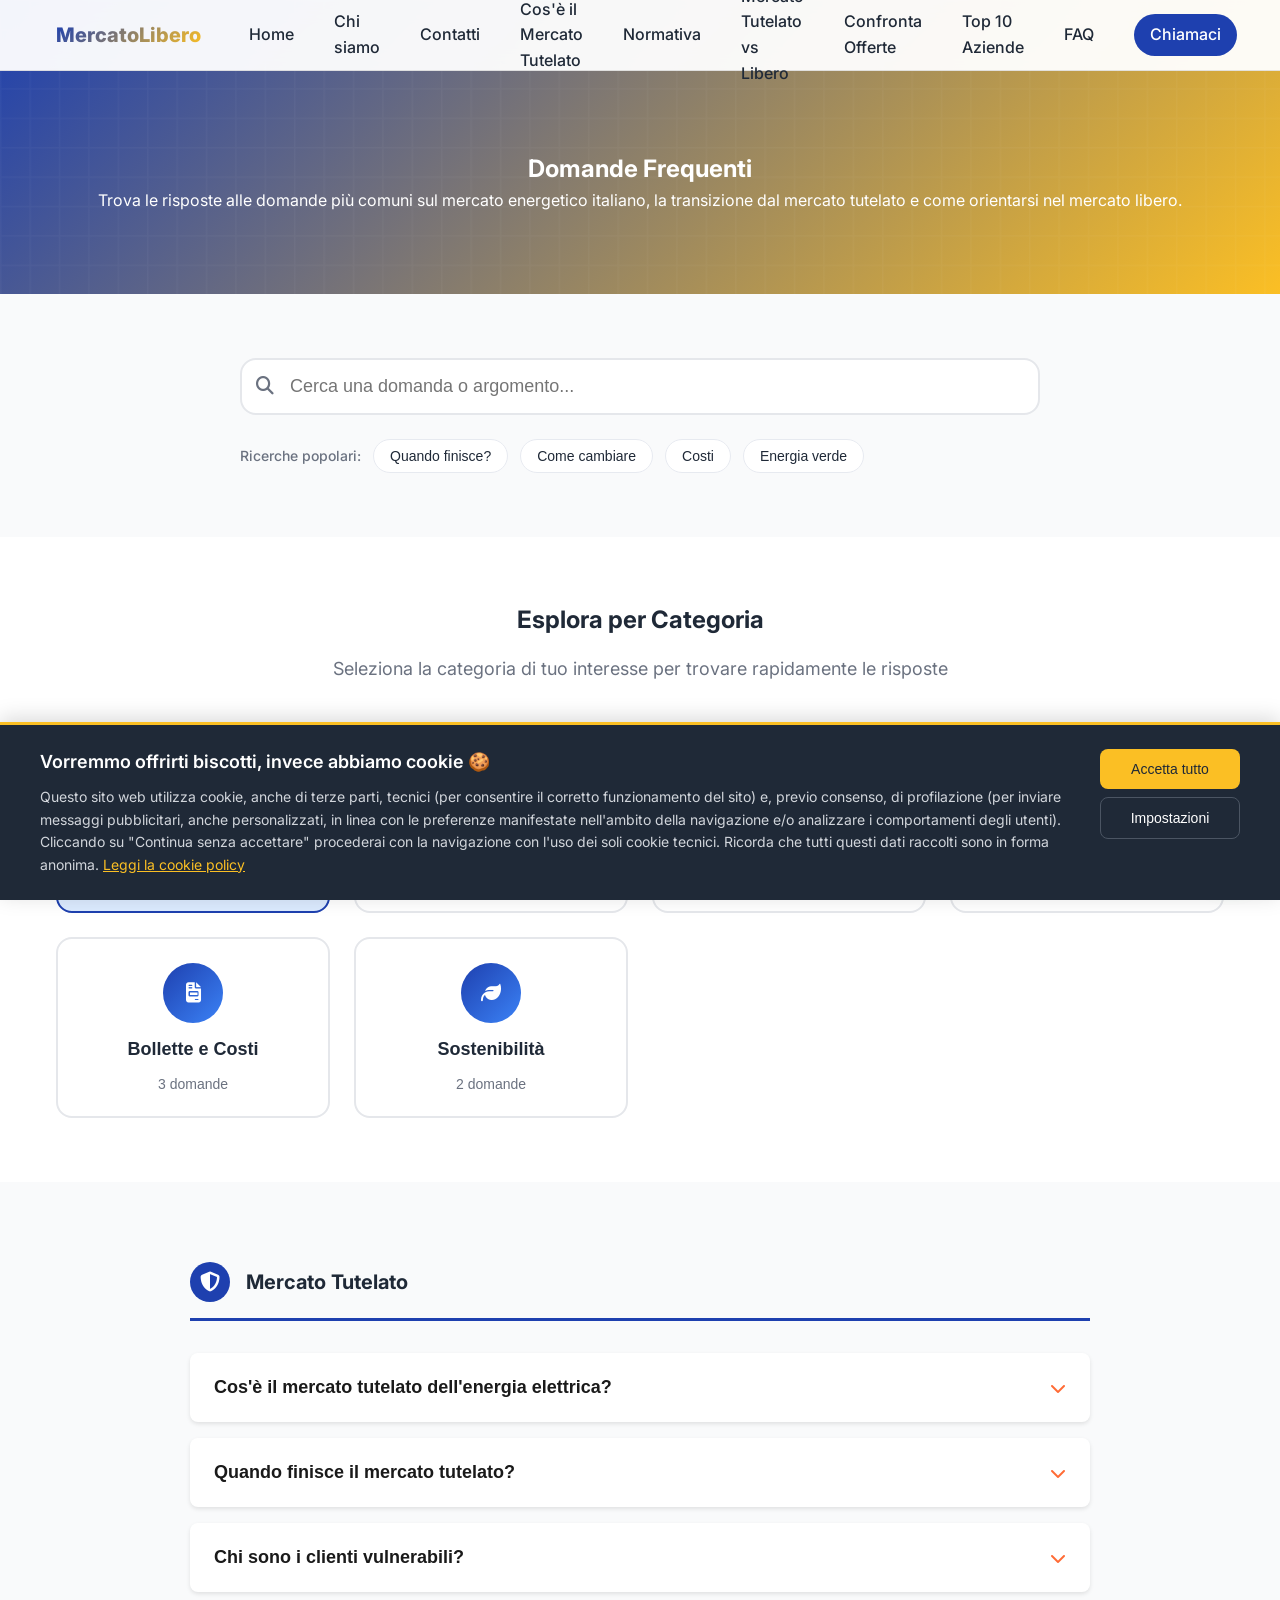
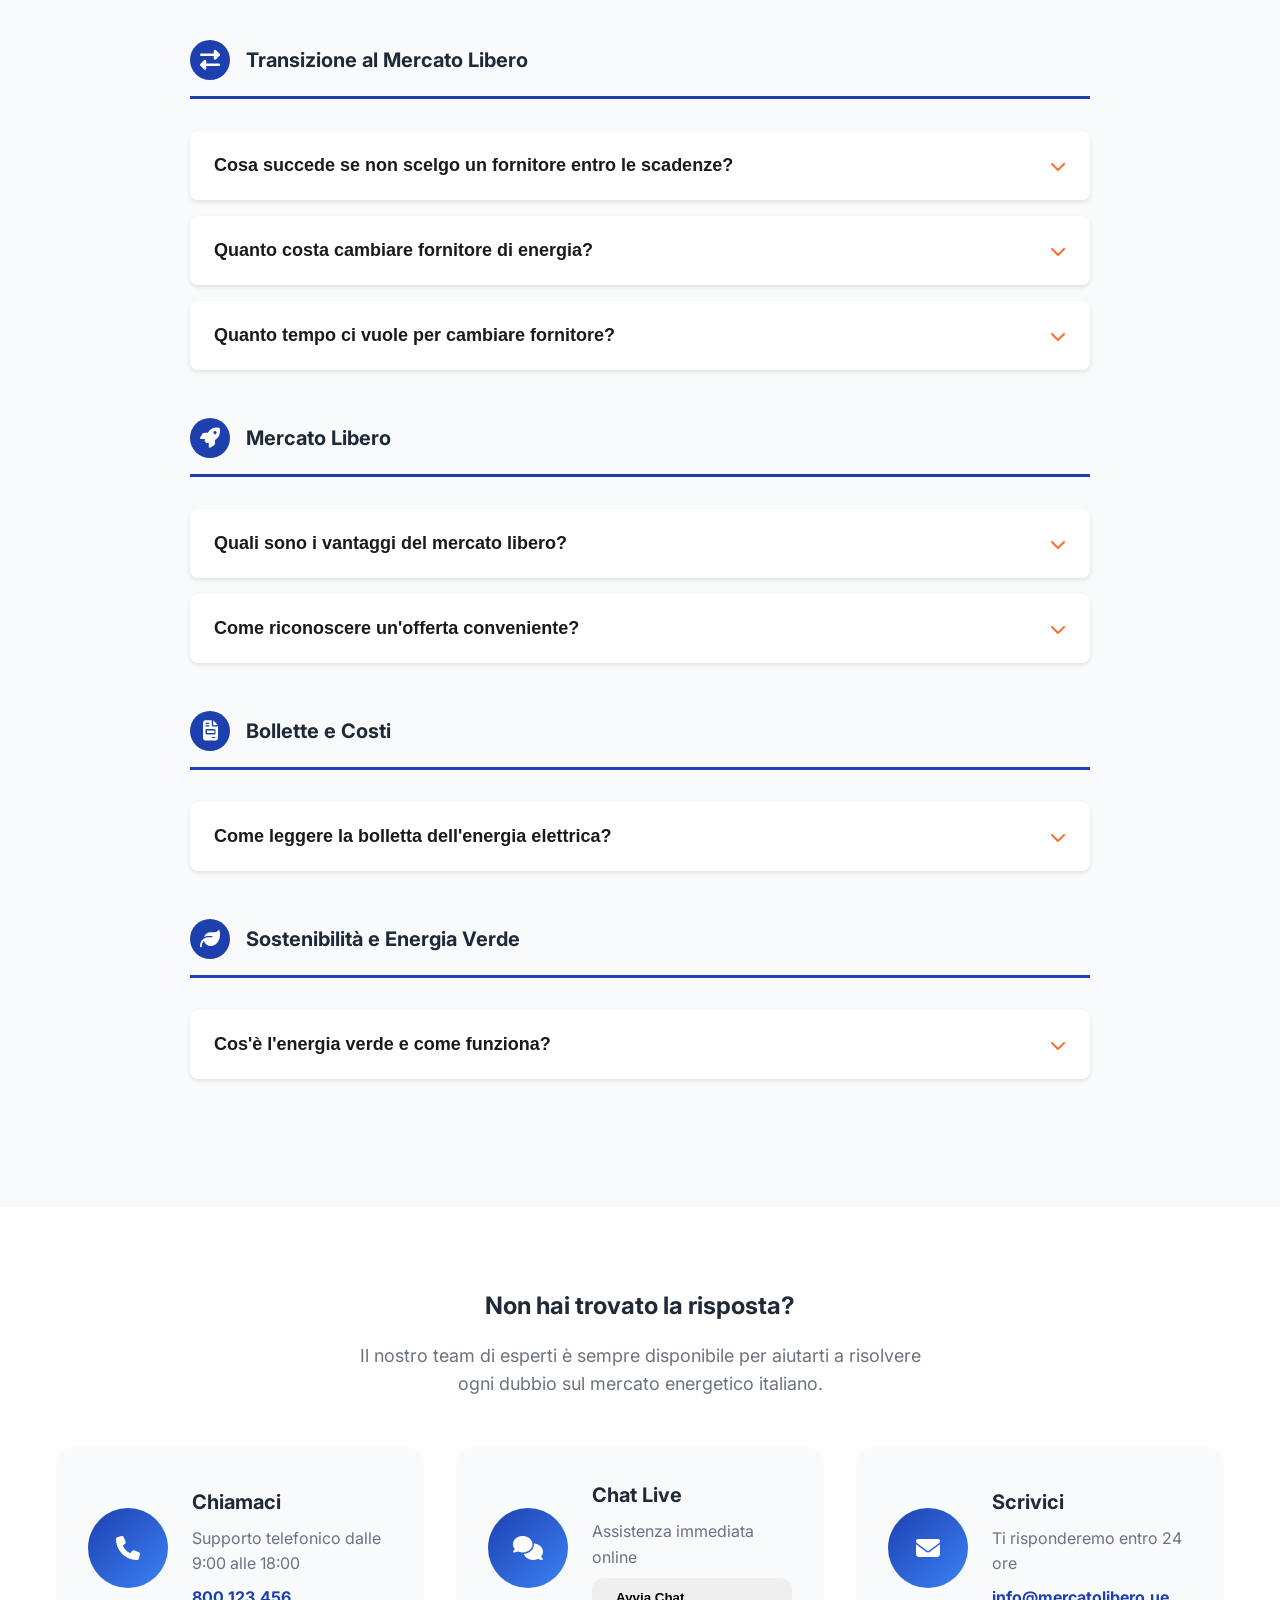
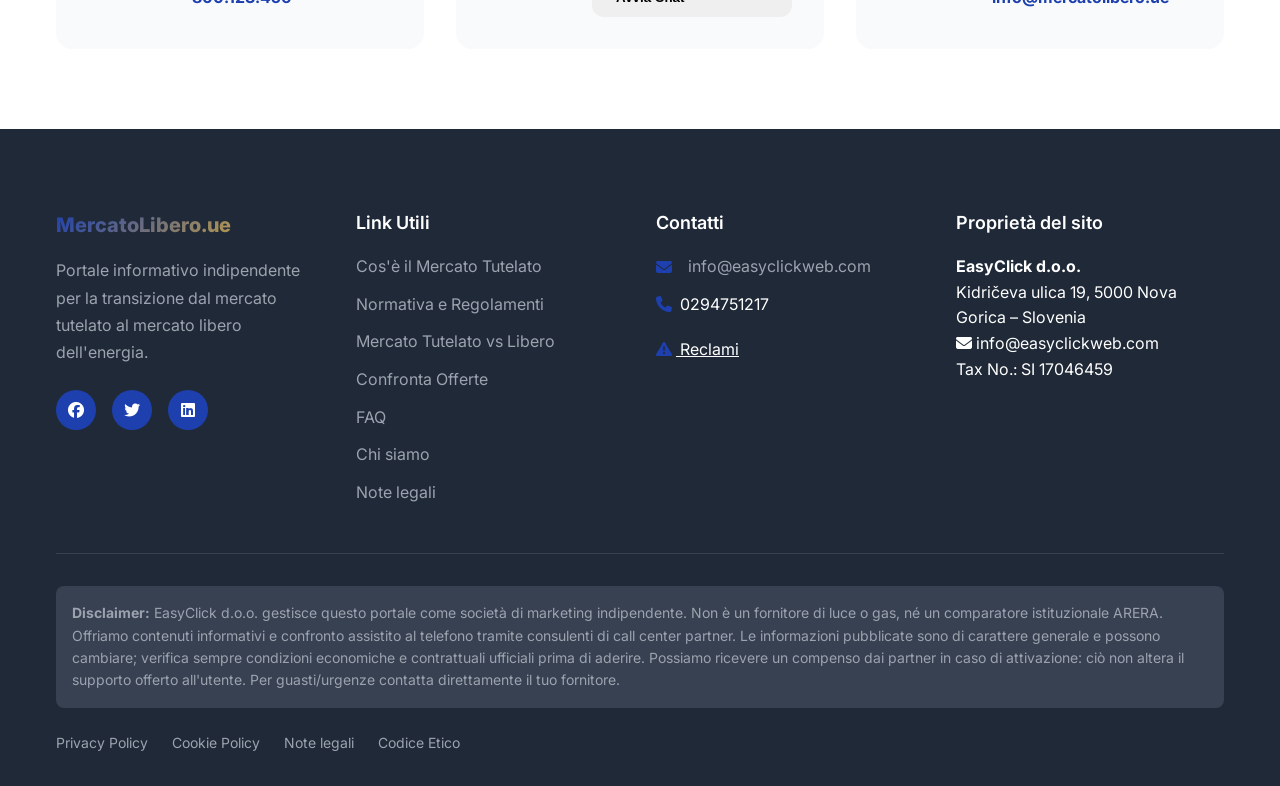
<file: faq.html>
<!DOCTYPE html>
<html lang="it">
<head>
    <!-- Google tag (gtag.js) -->
    <script async src="https://www.googletagmanager.com/gtag/js?id=G-N847EGJ1N3"></script>
    <script>
      window.dataLayer = window.dataLayer || [];
      function gtag(){dataLayer.push(arguments);}
      gtag('js', new Date());

      gtag('config', 'G-N847EGJ1N3');
    </script>
    <!-- Google tag (gtag.js) -->
    <script async src="https://www.googletagmanager.com/gtag/js?id=AW-17095151587"></script>
    <script>
      window.dataLayer = window.dataLayer || [];
      function gtag(){dataLayer.push(arguments);}
      gtag('js', new Date());

      gtag('config', 'AW-17095151587');
    </script>
    <!-- Microsoft Clarity -->
    <script type="text/javascript">
    (function(c,l,a,r,i,t,y){
        c[a]=c[a]||function(){(c[a].q=c[a].q||[]).push(arguments)};
        t=l.createElement(r);t.async=1;t.src="https://www.clarity.ms/tag/"+i;
        y=l.getElementsByTagName(r)[0];y.parentNode.insertBefore(t,y);
    })(window, document, "clarity", "script", "v6f7iinmea");
    </script>
    <meta charset="UTF-8">
    <meta name="viewport" content="width=device-width, initial-scale=1.0">
    <title>FAQ - Domande Frequenti - MercatoLibero</title>
    <meta name="description" content="Le risposte alle domande più frequenti sul mercato tutelato dell'energia, la transizione al mercato libero e come scegliere la migliore offerta energetica.">
    <link rel="stylesheet" href="css/style.css">
    <link rel="stylesheet" href="css/mobile-optimizations.css">
    <link rel="preconnect" href="https://fonts.googleapis.com">
    <link rel="preconnect" href="https://fonts.gstatic.com" crossorigin>
    <link href="https://fonts.googleapis.com/css2?family=Inter:wght@300;400;500;600;700;800&display=swap" rel="stylesheet">
    <link rel="stylesheet" href="https://cdnjs.cloudflare.com/ajax/libs/font-awesome/6.5.1/css/all.min.css">
    <link href="https://unpkg.com/aos@2.3.1/dist/aos.css" rel="stylesheet">
    
    <!-- FAQ Emergency CSS -->
    <style>
        /* Reset FAQ styles to ensure they work */
        .faq-item {
            background: white;
            border-radius: 8px;
            margin-bottom: 16px;
            box-shadow: 0 2px 4px rgba(0,0,0,0.1);
            overflow: hidden;
        }
        
        .faq-question {
            width: 100%;
            background: none;
            border: none;
            padding: 24px;
            text-align: left;
            cursor: pointer;
            display: flex;
            justify-content: space-between;
            align-items: center;
            font-size: 18px;
            font-weight: 600;
            color: #1a1a1a;
            transition: background-color 0.2s;
        }
        
        .faq-question:hover {
            background-color: #f8f9fa;
        }
        
        .faq-question i {
            color: #ff6b35;
            transition: transform 0.2s;
            font-size: 16px;
        }
        
        .faq-answer {
            max-height: 0;
            overflow: hidden;
            transition: max-height 0.3s ease-out;
        }
        
        .faq-item.active .faq-answer {
            max-height: 2000px;
            transition: max-height 0.5s ease-in;
        }
        
        .faq-item.active .faq-question i {
            transform: rotate(180deg);
        }
        
        .faq-item.active {
            border-left: 4px solid #22c55e;
        }
        
        .answer-content {
            padding: 0 24px 24px 24px;
            border-top: 1px solid #e5e7eb;
        }
        
        /* Timeline styles: migliorare leggibilità delle date */
        .timeline-info {
            display: flex;
            flex-direction: column;
            gap: 12px;
            margin-top: 16px;
        }

        .timeline-item {
            display: flex;
            align-items: center;
            gap: 16px;
            background: #f8fafc;
            padding: 12px 16px;
            border-radius: 12px;
            box-shadow: 0 6px 18px rgba(59,130,246,0.08);
        }

        .timeline-date {
            background: linear-gradient(180deg,#1e40af,#2563eb);
            color: #fff;
            padding: 10px 16px;
            border-radius: 999px;
            font-weight: 700;
            font-size: 15px;
            min-width: 120px;
            text-align: center;
            box-shadow: 0 8px 20px rgba(37,99,235,0.18);
        }

        .timeline-desc {
            color: #475569;
            font-size: 15px;
            line-height: 1.4;
            flex: 1;
        }

        /* Responsive: impila le date su schermi stretti */
        @media (max-width: 640px) {
            .timeline-item {
                flex-direction: column;
                align-items: flex-start;
            }

            .timeline-date {
                min-width: auto;
                align-self: flex-start;
            }
        }
        
        /* Hide elements with display none */
        .faq-group[style*="display: none"] {
            display: none !important;
        }
        
        .faq-item[style*="display: none"] {
            display: none !important;
        }
    </style>
</head>
<body>
    <!-- Navigation -->
    <nav class="navbar">
        <div class="nav-container">
                <div class="nav-logo">
                <a href="index.html">MercatoLibero</a>
            </div>
            <div class="nav-menu" id="navMenu">
                <a href="index.html" class="nav-link">Home</a>
                <a href="chi-siamo.html" class="nav-link">Chi siamo</a>
                <a href="contatti.html" class="nav-link">Contatti</a>
                <a href="mercato-tutelato.html" class="nav-link">Cos'è il Mercato Tutelato</a>
                <a href="normativa.html" class="nav-link">Normativa</a>
                <a href="confronto.html" class="nav-link">Mercato Tutelato vs Libero</a>
                <a href="#" class="nav-link" onclick="openContactModal('offerte'); return false;">Confronta Offerte</a>
                <a href="aziende-luce-gas.html" class="nav-link">Top 10 Aziende</a>
                <a href="faq.html" class="nav-link active">FAQ</a>
                <a href="tel:+390294751217" class="nav-link nav-cta">Chiamaci</a>
            </div>
            <button class="nav-toggle" id="navToggle" aria-controls="navMenu" aria-expanded="false" aria-label="Apri menu">
                <span class="bar" aria-hidden="true"></span>
                <span class="bar" aria-hidden="true"></span>
                <span class="bar" aria-hidden="true"></span>
            </button>
        </div>
    </nav>

    <main>
        <!-- Page Header -->
        <section class="page-header">
            <div class="container">
                <div class="header-content" data-aos="fade-up">
                    <h1>Domande Frequenti</h1>
                    <p>Trova le risposte alle domande più comuni sul mercato energetico italiano, la transizione dal mercato tutelato e come orientarsi nel mercato libero.</p>
                </div>
            </div>
        </section>

        <!-- Search FAQ -->
        <section class="faq-search">
            <div class="container">
                <div class="search-wrapper" data-aos="fade-up">
                    <div class="search-input-wrapper">
                        <i class="fas fa-search"></i>
                        <input type="text" id="faqSearchInput" placeholder="Cerca una domanda o argomento...">
                        <button type="button" id="clearSearch" class="clear-btn">
                            <i class="fas fa-times"></i>
                        </button>
                    </div>
                    <div class="search-suggestions">
                        <span class="suggestion-label">Ricerche popolari:</span>
                        <button class="suggestion-tag" data-search="quando finisce mercato tutelato">Quando finisce?</button>
                        <button class="suggestion-tag" data-search="come cambiare fornitore">Come cambiare</button>
                        <button class="suggestion-tag" data-search="costi cambio fornitore">Costi</button>
                        <button class="suggestion-tag" data-search="energia verde sostenibile">Energia verde</button>
                    </div>
                    
                    
                </div>
            </div>
        </section>

        <!-- FAQ Categories -->
        <section class="faq-categories">
            <div class="container">
                <div class="categories-header" data-aos="fade-up">
                    <h2>Esplora per Categoria</h2>
                    <p>Seleziona la categoria di tuo interesse per trovare rapidamente le risposte</p>
                </div>
                
                <div class="categories-grid" data-aos="fade-up" data-aos-delay="100">
                    <button class="category-card active" data-category="all">
                        <div class="category-icon">
                            <i class="fas fa-th-large"></i>
                        </div>
                        <h3>Tutte le FAQ</h3>
                        <span class="question-count">24 domande</span>
                    </button>
                    
                    <button class="category-card" data-category="mercato-tutelato">
                        <div class="category-icon">
                            <i class="fas fa-shield-alt"></i>
                        </div>
                        <h3>Mercato Tutelato</h3>
                        <span class="question-count">8 domande</span>
                    </button>
                    
                    <button class="category-card" data-category="transizione">
                        <div class="category-icon">
                            <i class="fas fa-exchange-alt"></i>
                        </div>
                        <h3>Transizione</h3>
                        <span class="question-count">6 domande</span>
                    </button>
                    
                    <button class="category-card" data-category="mercato-libero">
                        <div class="category-icon">
                            <i class="fas fa-rocket"></i>
                        </div>
                        <h3>Mercato Libero</h3>
                        <span class="question-count">5 domande</span>
                    </button>
                    
                    <button class="category-card" data-category="bollette">
                        <div class="category-icon">
                            <i class="fas fa-file-invoice"></i>
                        </div>
                        <h3>Bollette e Costi</h3>
                        <span class="question-count">3 domande</span>
                    </button>
                    
                    <button class="category-card" data-category="sostenibilita">
                        <div class="category-icon">
                            <i class="fas fa-leaf"></i>
                        </div>
                        <h3>Sostenibilità</h3>
                        <span class="question-count">2 domande</span>
                    </button>
                </div>
            </div>
        </section>

        <!-- FAQ Content -->
        <section class="faq-content">
            <div class="container">
                <div class="faq-wrapper" data-aos="fade-up">
                    <!-- Mercato Tutelato FAQs -->
                    <div class="faq-group" data-category="mercato-tutelato">
                        <h3 class="faq-group-title">
                            <i class="fas fa-shield-alt"></i>
                            Mercato Tutelato
                        </h3>
                        
                        <div class="faq-item">
                            <button class="faq-question">
                                <span>Cos'è il mercato tutelato dell'energia elettrica?</span>
                                <i class="fas fa-chevron-down"></i>
                            </button>
                            <div class="faq-answer">
                                <div class="answer-content">
                                    <p>Il mercato tutelato (o "servizio di maggior tutela") era un regime nel quale l'Autorità (ARERA) fissava le condizioni economiche (prezzi, tariffe, oneri) per la fornitura elettrica ai clienti domestici che non avevano scelto un fornitore nel mercato libero.</p>
                                    <p>Dal 1° luglio 2024, per i clienti non vulnerabili, questo regime è stato sostituito dal <strong>Servizio a Tutele Graduali (STG)</strong>.</p>
                                    <div class="answer-highlights">
                                        <div class="highlight-item">
                                            <i class="fas fa-check"></i>
                                            <span>Prezzi regolamentati da ARERA</span>
                                        </div>
                                        <div class="highlight-item">
                                            <i class="fas fa-check"></i>
                                            <span>Aggiornamento trimestrale</span>
                                        </div>
                                        <div class="highlight-item">
                                            <i class="fas fa-check"></i>
                                            <span>Sostituito dal STG dal 1° luglio 2024</span>
                                        </div>
                                    </div>
                                </div>
                            </div>
                        </div>

                        <div class="faq-item">
                            <button class="faq-question">
                                <span>Quando finisce il mercato tutelato?</span>
                                <i class="fas fa-chevron-down"></i>
                            </button>
                            <div class="faq-answer">
                                <div class="answer-content">
                                    <p>Per l'energia elettrica: il mercato tutelato per i clienti non vulnerabili è terminato il <strong>1° luglio 2024</strong>. I clienti vulnerabili possono continuare ad accedere a una forma di tutela (o richiedere il Servizio a Tutele Graduali) fino al <strong>30 giugno 2025</strong>.</p>
                                    <p>Per il gas: il mercato tutelato è terminato per i clienti domestici non vulnerabili il <strong>31 dicembre 2023</strong>. Questi clienti sono passati al mercato libero o a offerte PLACET (prezzi regolati dall'ARERA ma con venditori liberalizzati).</p>
                                    <div class="timeline-info">
                                        <div class="timeline-item">
                                            <div class="timeline-date">31 Dicembre 2023</div>
                                            <div class="timeline-desc">Fine mercato tutelato gas per clienti non vulnerabili</div>
                                        </div>
                                        <div class="timeline-item">
                                            <div class="timeline-date">1° Luglio 2024</div>
                                            <div class="timeline-desc">Fine mercato tutelato luce per clienti non vulnerabili</div>
                                        </div>
                                        <div class="timeline-item">
                                            <div class="timeline-date">30 Giugno 2025</div>
                                            <div class="timeline-desc">Fine tutela per clienti vulnerabili</div>
                                        </div>
                                    </div>
                                    <div class="warning-box">
                                        <i class="fas fa-info-circle"></i>
                                        <div>
                                            <strong>Nota importante:</strong>
                                            <span>È stato proposto un rinvio della fine delle tutele per i clienti vulnerabili fino al 2027, ma si tratta di una misura ancora in discussione che va verificata nella normativa definitiva.</span>
                                        </div>
                                    </div>
                                </div>
                            </div>
                        </div>

                        <div class="faq-item">
                            <button class="faq-question">
                                <span>Chi sono i clienti vulnerabili?</span>
                                <i class="fas fa-chevron-down"></i>
                            </button>
                            <div class="faq-answer">
                                <div class="answer-content">
                                    <p>I clienti vulnerabili sono quelli che, per condizioni economiche, di salute o età, necessitano di protezioni speciali. Alcune categorie riconosciute includono:</p>
                                    <div class="vulnerable-categories">
                                        <div class="category-item">
                                            <i class="fas fa-user-clock"></i>
                                            <div>
                                                <strong>Over 75</strong>
                                                <span>Persone con età superiore ai 75 anni</span>
                                            </div>
                                        </div>
                                        <div class="category-item">
                                            <i class="fas fa-hand-holding-heart"></i>
                                            <div>
                                                <strong>Disagio economico</strong>
                                                <span>Chi beneficia del bonus sociale energia per disagio economico</span>
                                            </div>
                                        </div>
                                        <div class="category-item">
                                            <i class="fas fa-wheelchair"></i>
                                            <div>
                                                <strong>Persone con disabilità</strong>
                                                <span>Persone con disabilità ai sensi della legge 104/92</span>
                                            </div>
                                        </div>
                                        <div class="category-item">
                                            <i class="fas fa-heartbeat"></i>
                                            <div>
                                                <strong>Apparecchiature salvavita</strong>
                                                <span>Chi utilizza apparecchiature mediche salvavita alimentate da energia elettrica</span>
                                            </div>
                                        </div>
                                        <div class="category-item">
                                            <i class="fas fa-home-heart"></i>
                                            <div>
                                                <strong>Isole minori</strong>
                                                <span>Chi risiede in isole non interconnesse, o in moduli abitativi di emergenza a seguito di eventi calamitosi</span>
                                            </div>
                                        </div>
                                    </div>
                                    <p><strong>Queste categorie possono usufruire del regime di tutela anche dopo che il mercato tutelato tradizionale è cessato per i non vulnerabili.</strong></p>
                                </div>
                            </div>
                        </div>
                    </div>

                    <!-- Transizione FAQs -->
                    <div class="faq-group" data-category="transizione">
                        <h3 class="faq-group-title">
                            <i class="fas fa-exchange-alt"></i>
                            Transizione al Mercato Libero
                        </h3>

                        <div class="faq-item">
                            <button class="faq-question">
                                <span>Cosa succede se non scelgo un fornitore entro le scadenze?</span>
                                <i class="fas fa-chevron-down"></i>
                            </button>
                            <div class="faq-answer">
                                <div class="answer-content">
                                    <p><strong>Per l'elettricità:</strong> se un cliente non vulnerabile non sceglie un fornitore entro il 1° luglio 2024, verrà automaticamente inserito nel <strong>Servizio a Tutele Graduali (STG)</strong> con un fornitore selezionato tramite aste su base territoriale.</p>
                                    <p><strong>Per i clienti vulnerabili</strong> che vogliono restare protetti, devono richiedere l'accesso al servizio appropriato entro il 30 giugno 2025, se non hanno già la tutela.</p>
                                    <p><strong>Per il gas:</strong> il mercato tutelato è terminato per i clienti domestici non vulnerabili il 31 dicembre 2023. Questi clienti sono passati al mercato libero o a offerte PLACET (prezzi regolati dall'ARERA ma con venditori liberalizzati).</p>
                                    <div class="warning-box">
                                        <i class="fas fa-exclamation-triangle"></i>
                                        <div>
                                            <strong>Attenzione:</strong>
                                            <span>È sempre meglio scegliere attivamente un fornitore per ottenere le migliori condizioni</span>
                                        </div>
                                    </div>
                                </div>
                            </div>
                        </div>

                        <div class="faq-item">
                            <button class="faq-question">
                                <span>Quanto costa cambiare fornitore di energia?</span>
                                <i class="fas fa-chevron-down"></i>
                            </button>
                            <div class="faq-answer">
                                <div class="answer-content">
                                    <p>Il cambio di fornitore è <strong>completamente gratuito</strong>. Non ci sono costi per:</p>
                                    <div class="cost-breakdown">
                                        <div class="cost-item free">
                                            <i class="fas fa-check-circle"></i>
                                            <span>Attivazione del contratto</span>
                                            <strong>Gratuito</strong>
                                        </div>
                                        <div class="cost-item free">
                                            <i class="fas fa-check-circle"></i>
                                            <span>Disdetta del vecchio contratto</span>
                                            <strong>Gratuito</strong>
                                        </div>
                                        <div class="cost-item free">
                                            <i class="fas fa-check-circle"></i>
                                            <span>Switching tra fornitori</span>
                                            <strong>Gratuito</strong>
                                        </div>
                                        <div class="cost-item free">
                                            <i class="fas fa-check-circle"></i>
                                            <span>Interruzione della fornitura</span>
                                            <strong>Mai</strong>
                                        </div>
                                    </div>
                                </div>
                            </div>
                        </div>

                        <div class="faq-item">
                            <button class="faq-question">
                                <span>Quanto tempo ci vuole per cambiare fornitore?</span>
                                <i class="fas fa-chevron-down"></i>
                            </button>
                            <div class="faq-answer">
                                <div class="answer-content">
                                    <p>Il processo di switching richiede normalmente <strong>2-3 settimane</strong> e avviene in modo automatico senza interruzioni della fornitura.</p>
                                    <div class="process-timeline">
                                        <div class="process-step">
                                            <div class="step-number">1</div>
                                            <div class="step-content">
                                                <strong>Sottoscrizione contratto</strong>
                                                <span>Firma del nuovo contratto</span>
                                                <small>Giorno 0</small>
                                            </div>
                                        </div>
                                        <div class="process-step">
                                            <div class="step-number">2</div>
                                            <div class="step-content">
                                                <strong>Comunicazione al SII</strong>
                                                <span>Il nuovo fornitore comunica il cambio</span>
                                                <small>Giorni 1-3</small>
                                            </div>
                                        </div>
                                        <div class="process-step">
                                            <div class="step-number">3</div>
                                            <div class="step-content">
                                                <strong>Attivazione</strong>
                                                <span>Inizio della nuova fornitura</span>
                                                <small>Giorni 15-21</small>
                                            </div>
                                        </div>
                                    </div>
                                </div>
                            </div>
                        </div>
                    </div>

                    <!-- Mercato Libero FAQs -->
                    <div class="faq-group" data-category="mercato-libero">
                        <h3 class="faq-group-title">
                            <i class="fas fa-rocket"></i>
                            Mercato Libero
                        </h3>

                        <div class="faq-item">
                            <button class="faq-question">
                                <span>Quali sono i vantaggi del mercato libero?</span>
                                <i class="fas fa-chevron-down"></i>
                            </button>
                            <div class="faq-answer">
                                <div class="answer-content">
                                    <p>Il mercato libero offre numerosi vantaggi:</p>
                                    <div class="advantages-grid">
                                        <div class="advantage-card">
                                            <i class="fas fa-hand-pointer"></i>
                                            <strong>Libertà di scelta</strong>
                                            <span>Libertà di scegliere il fornitore e l'offerta che meglio si adatta ai propri consumi e preferenze (tariffa fissa, variabile, oraria, ecc.)</span>
                                        </div>
                                        <div class="advantage-card">
                                            <i class="fas fa-leaf"></i>
                                            <strong>Energia verde</strong>
                                            <span>Possibilità di offerte "energia verde" con certificati di garanzia d'origine, che garantiscono energia da fonti rinnovabili</span>
                                        </div>
                                        <div class="advantage-card">
                                            <i class="fas fa-gift"></i>
                                            <strong>Promozioni e servizi</strong>
                                            <span>Promozioni, sconti, servizi accessori (app per monitorare i consumi, assistenza personalizzata)</span>
                                        </div>
                                        <div class="advantage-card">
                                            <i class="fas fa-percentage"></i>
                                            <strong>Potenziale risparmio</strong>
                                            <span>Potenziale risparmio se si trova un'offerta più competitiva rispetto alla tariffa STG o tutela</span>
                                        </div>
                                        <div class="advantage-card">
                                            <i class="fas fa-eye"></i>
                                            <strong>Trasparenza</strong>
                                            <span>Trasparenza nel contratto, con possibilità di recesso e cambiamento</span>
                                        </div>
                                    </div>
                                </div>
                            </div>
                        </div>

                        <div class="faq-item">
                            <button class="faq-question">
                                <span>Come riconoscere un'offerta conveniente?</span>
                                <i class="fas fa-chevron-down"></i>
                            </button>
                            <div class="faq-answer">
                                <div class="answer-content">
                                    <p>Per valutare un'offerta:</p>
                                    <div class="evaluation-checklist">
                                        <div class="checklist-section">
                                            <h4><i class="fas fa-euro-sign"></i> Componenti di prezzo</h4>
                                            <ul>
                                                <li>Controlla il prezzo dell'energia (€/kWh) e se è fisso o variabile</li>
                                                <li>Verifica le spese fisse (costanti) e le condizioni di rete, dispacciamento, oneri di sistema, imposte</li>
                                                <li>Verifica la struttura oraria (es. fasce diurne / notturne)</li>
                                            </ul>
                                        </div>
                                        <div class="checklist-section">
                                            <h4><i class="fas fa-file-contract"></i> Condizioni contrattuali</h4>
                                            <ul>
                                                <li>Guarda la durata del vincolo (es. 12 mesi, 24 mesi) e cosa succede alla fine del periodo</li>
                                                <li>Leggi le clausole di recesso, eventuali penali o costi d'uscita</li>
                                            </ul>
                                        </div>
                                        <div class="checklist-section">
                                            <h4><i class="fas fa-star"></i> Servizi aggiuntivi</h4>
                                            <ul>
                                                <li>Considera servizi aggiuntivi inclusi (energia verde, app, monitoraggio, sconti)</li>
                                            </ul>
                                        </div>
                                        <div class="checklist-section">
                                            <h4><i class="fas fa-calculator"></i> Confronto</h4>
                                            <ul>
                                                <li><strong>Confronta la stima annuale in base ai tuoi consumi reali usando comparatori</strong></li>
                                                <li>ARERA mette a disposizione il <strong>Portale Offerte</strong> dove puoi stimare la spesa annua comparando le offerte</li>
                                            </ul>
                                        </div>
                                    </div>
                                </div>
                            </div>
                        </div>
                    </div>

                    <!-- Bollette e Costi FAQs -->
                    <div class="faq-group" data-category="bollette">
                        <h3 class="faq-group-title">
                            <i class="fas fa-file-invoice"></i>
                            Bollette e Costi
                        </h3>

                        <div class="faq-item">
                            <button class="faq-question">
                                <span>Come leggere la bolletta dell'energia elettrica?</span>
                                <i class="fas fa-chevron-down"></i>
                            </button>
                            <div class="faq-answer">
                                <div class="answer-content">
                                    <p>La bolletta dell'energia elettrica è divisa in diverse voci principali:</p>
                                    <div class="bill-breakdown">
                                        <div class="bill-component">
                                            <div class="component-icon energy">PE</div>
                                            <div class="component-info">
                                                <strong>Materia energia</strong>
                                                <span>Costo relativo ai kWh consumati in base all'offerta (~45% del totale)</span>
                                            </div>
                                        </div>
                                        <div class="bill-component">
                                            <div class="component-icon transport">TR</div>
                                            <div class="component-info">
                                                <strong>Costi di rete e dispacciamento</strong>
                                                <span>Per trasmissione, distribuzione e bilanciamento (~15% del totale)</span>
                                            </div>
                                        </div>
                                        <div class="bill-component">
                                            <div class="component-icon system">ON</div>
                                            <div class="component-info">
                                                <strong>Oneri di sistema</strong>
                                                <span>Tasse e imposte (~20% del totale)</span>
                                            </div>
                                        </div>
                                        <div class="bill-component">
                                            <div class="component-icon taxes">IM</div>
                                            <div class="component-info">
                                                <strong>Costi fissi / spese di vendita</strong>
                                                <span>Parte fissa che non dipende dal consumo</span>
                                            </div>
                                        </div>
                                    </div>
                                    <div class="info-box">
                                        <i class="fas fa-info-circle"></i>
                                        <p><strong>Altre informazioni utili nella bolletta:</strong></p>
                                        <ul>
                                            <li>Dettaglio consumi: letture reali o stimate, periodo di fatturazione e eventuali conguagli</li>
                                            <li>Informazioni contrattuali: condizioni, scadenza, modalità di recesso, codici del contratto (es. POD per la luce)</li>
                                        </ul>
                                        <p>È utile guardare ogni singola voce per capire quanto pesa ciascuna componente sul totale.</p>
                                    </div>
                                </div>
                            </div>
                        </div>
                    </div>

                    <!-- Sostenibilità FAQs -->
                    <div class="faq-group" data-category="sostenibilita">
                        <h3 class="faq-group-title">
                            <i class="fas fa-leaf"></i>
                            Sostenibilità e Energia Verde
                        </h3>

                        <div class="faq-item">
                            <button class="faq-question">
                                <span>Cos'è l'energia verde e come funziona?</span>
                                <i class="fas fa-chevron-down"></i>
                            </button>
                            <div class="faq-answer">
                                <div class="answer-content">
                                    <p>L'"energia verde" indica che il fornitore acquista energia prodotta da fonti rinnovabili (solare, eolico, idroelettrico, biomasse).</p>
                                    <p><strong>Poiché in rete circola energia mista</strong>, per garantire che quella acquistata sia "verde" si utilizzano <strong>certificati di garanzia d'origine</strong>, che attestano la corrispondenza tra consumo e produzione rinnovabile.</p>
                                    <div class="green-sources">
                                        <div class="source-item">
                                            <i class="fas fa-solar-panel"></i>
                                            <strong>Solare fotovoltaico</strong>
                                        </div>
                                        <div class="source-item">
                                            <i class="fas fa-wind"></i>
                                            <strong>Eolico</strong>
                                        </div>
                                        <div class="source-item">
                                            <i class="fas fa-water"></i>
                                            <strong>Idroelettico</strong>
                                        </div>
                                        <div class="source-item">
                                            <i class="fas fa-seedling"></i>
                                            <strong>Biomasse</strong>
                                        </div>
                                    </div>
                                    <div class="info-box">
                                        <i class="fas fa-info-circle"></i>
                                        <p><strong>Come funzionano i certificati:</strong> Questi certificati sono strumenti regolamentati che fanno da "contabilità virtuale" per garantire che l'energia venduta come verde abbia una contropartita reale da fonti rinnovabili. I Certificati di Garanzia d'Origine attestano che l'energia che consumi sia stata effettivamente prodotta da fonti rinnovabili, anche se fisicamente ricevi energia dal mix energetico nazionale.</p>
                                    </div>
                                </div>
                            </div>
                        </div>
                    </div>
                </div>

                <!-- No Results Message -->
                <div class="no-results" id="noResults" style="display: none;">
                    <div class="no-results-content">
                        <i class="fas fa-search"></i>
                        <h3>Nessun risultato trovato</h3>
                        <p>Non abbiamo trovato FAQ che corrispondono alla tua ricerca. Prova con parole chiave diverse o contatta il nostro supporto.</p>
                        <button class="btn btn-primary" onclick="document.getElementById('faqSearchInput').value = ''; filterFAQs();">
                            <i class="fas fa-undo"></i>
                            Mostra tutte le FAQ
                        </button>
                    </div>
                </div>
            </div>
        </section>

        <!-- Contact Support -->
        <section class="contact-support">
            <div class="container">
                <div class="support-content" data-aos="fade-up">
                    <div class="support-text">
                        <h2>Non hai trovato la risposta?</h2>
                        <p>Il nostro team di esperti è sempre disponibile per aiutarti a risolvere ogni dubbio sul mercato energetico italiano.</p>
                    </div>
                    
                    <div class="support-options">
                        <div class="support-option">
                            <div class="option-icon">
                                <i class="fas fa-phone"></i>
                            </div>
                            <div class="option-content">
                                <h3>Chiamaci</h3>
                                <p>Supporto telefonico dalle 9:00 alle 18:00</p>
                                <strong>800.123.456</strong>
                            </div>
                        </div>
                        
                        <div class="support-option">
                            <div class="option-icon">
                                <i class="fas fa-comments"></i>
                            </div>
                            <div class="option-content">
                                <h3>Chat Live</h3>
                                <p>Assistenza immediata online</p>
                                <button class="btn btn-outline btn-sm">Avvia Chat</button>
                            </div>
                        </div>
                        
                        <div class="support-option">
                            <div class="option-icon">
                                <i class="fas fa-envelope"></i>
                            </div>
                            <div class="option-content">
                                <h3>Scrivici</h3>
                                <p>Ti risponderemo entro 24 ore</p>
                                <strong>info@mercatolibero.ue</strong>
                            </div>
                        </div>
                    </div>
                </div>
            </div>
        </section>
    </main>

    <!-- Footer -->
    <footer class="footer" id="contatti">
        <div class="container">
            <div class="footer-content">
                <div class="footer-section">
                    <h3 class="footer-title">MercatoLibero.ue</h3>
                    <p class="footer-description">
                        Portale informativo indipendente per la transizione dal mercato tutelato al mercato libero dell'energia.
                    </p>
                    <div class="footer-social">
                        <a href="#" class="social-link"><i class="fab fa-facebook"></i></a>
                        <a href="#" class="social-link"><i class="fab fa-twitter"></i></a>
                        <a href="#" class="social-link"><i class="fab fa-linkedin"></i></a>
                    </div>
                </div>

                <div class="footer-section">
                    <h4 class="footer-subtitle">Link Utili</h4>
                    <ul class="footer-links">
                        <li><a href="mercato-tutelato.html">Cos'è il Mercato Tutelato</a></li>
                        <li><a href="normativa.html">Normativa e Regolamenti</a></li>
                        <li><a href="confronto.html">Mercato Tutelato vs Libero</a></li>
                        <li><a href="#" onclick="openContactModal('offerte'); return false;">Confronta Offerte</a></li>
                        <li><a href="faq.html">FAQ</a></li>
                        <li><a href="chi-siamo.html">Chi siamo</a></li>
                        <li><a href="note-legali.html">Note legali</a></li>
                    </ul>
                </div>

                <div class="footer-section">
                    <h4 class="footer-subtitle">Contatti</h4>
                    <div class="footer-contact">
                        <p><i class="fas fa-envelope"></i> info@easyclickweb.com</p>
                        <p><a href="tel:0294751217" style="color: #fff; text-decoration: none;"><i class="fas fa-phone"></i> 0294751217</a></p>
                    </div>
                    <div class="footer-contact" style="margin-top: 20px;">
                        <p><a href="mailto:reclami@easyclickweb.com" style="color: #fff; text-decoration: underline;"><i class="fas fa-exclamation-triangle"></i> Reclami</a></p>
                    </div>
                </div>

                <div class="footer-section">
                    <h4 class="footer-subtitle">Proprietà del sito</h4>
                    <div class="footer-company">
                        <p><strong>EasyClick d.o.o.</strong></p>
                        <p>Kidričeva ulica 19, 5000 Nova Gorica – Slovenia</p>
                        <p><i class="fas fa-envelope"></i> info@easyclickweb.com</p>
                        <p>Tax No.: SI 17046459</p>
                    </div>
                </div>
            </div>

            <div class="footer-bottom">
                <div class="footer-disclaimer">
                    <p>
                        <strong>Disclaimer:</strong> EasyClick d.o.o. gestisce questo portale come società di marketing indipendente. Non è un fornitore di luce o gas, né un comparatore istituzionale ARERA. Offriamo contenuti informativi e confronto assistito al telefono tramite consulenti di call center partner. Le informazioni pubblicate sono di carattere generale e possono cambiare; verifica sempre condizioni economiche e contrattuali ufficiali prima di aderire. Possiamo ricevere un compenso dai partner in caso di attivazione: ciò non altera il supporto offerto all'utente. Per guasti/urgenze contatta direttamente il tuo fornitore.
                    </p>
                </div>
                <div class="footer-legal">
                    <div class="legal-links">
                        <a href="privacy-policy.html">Privacy Policy</a>
                        <a href="cookie-policy.html">Cookie Policy</a>
                        <a href="note-legali.html">Note legali</a>
                        <a href="codice-etico.html">Codice Etico</a>
                    </div>
                </div>
            </div>
        </div>
    </footer>

    <!-- Cookie Banner -->
    <div id="cookieBanner" class="cookie-banner" style="display: none;">
        <div class="cookie-banner-content">
            <div class="cookie-banner-text">
                <h3>Vorremmo offrirti biscotti, invece abbiamo cookie 🍪</h3>
                <p>
                    Questo sito web utilizza cookie, anche di terze parti, 
                    tecnici (per consentire il corretto funzionamento del 
                    sito) e, previo consenso, di profilazione (per inviare 
                    messaggi pubblicitari, anche personalizzati, in linea con 
                    le preferenze manifestate nell'ambito della navigazione 
                    e/o analizzare i comportamenti degli utenti). Cliccando 
                    su "Continua senza accettare" procederai con la 
                    navigazione con l'uso dei soli cookie tecnici. Ricorda 
                    che tutti questi dati raccolti sono in forma anonima. 
                    <a href="cookie-policy.html">Leggi la cookie policy</a>
                </p>
            </div>
            <div class="cookie-banner-buttons">
                <button type="button" class="cookie-btn cookie-btn-accept" onclick="acceptAllCookies()">
                    Accetta tutto
                </button>
                <button type="button" class="cookie-btn cookie-btn-settings" onclick="openCookieSettings()">
                    Impostazioni
                </button>
            </div>
        </div>
    </div>

    <!-- Cookie Settings Modal -->
    <div id="cookieSettingsModal" class="cookie-settings-modal">
        <div class="cookie-settings-content">
            <div class="cookie-settings-header">
                <h2>Impostazioni Cookie</h2>
                <button class="cookie-settings-close" onclick="closeCookieSettings()">&times;</button>
            </div>
            <div class="cookie-settings-body">
                <div class="cookie-category">
                    <div class="cookie-category-header">
                        <h3>Cookie Tecnici (Necessari)</h3>
                        <label class="cookie-toggle">
                            <input type="checkbox" checked disabled>
                            <span class="cookie-slider"></span>
                        </label>
                    </div>
                    <p>Questi cookie sono indispensabili per il corretto funzionamento del sito e non possono essere disattivati.</p>
                </div>
                
                <div class="cookie-category">
                    <div class="cookie-category-header">
                        <h3>Cookie Analitici</h3>
                        <label class="cookie-toggle">
                            <input type="checkbox" id="analyticsCookies">
                            <span class="cookie-slider"></span>
                        </label>
                    </div>
                    <p>Raccolgono informazioni sull'utilizzo del sito per migliorare le prestazioni e l'esperienza utente.</p>
                </div>
                
                <div class="cookie-category">
                    <div class="cookie-category-header">
                        <h3>Cookie di Marketing</h3>
                        <label class="cookie-toggle">
                            <input type="checkbox" id="marketingCookies">
                            <span class="cookie-slider"></span>
                        </label>
                    </div>
                    <p>Utilizzati per tracciare la navigazione e mostrare annunci personalizzati in base ai tuoi interessi.</p>
                </div>
            </div>
            <div class="cookie-settings-actions">
                <button type="button" class="btn btn-secondary" onclick="closeCookieSettings()">Annulla</button>
                <button type="button" class="btn btn-primary" onclick="saveCookiePreferences()">Salva Preferenze</button>
            </div>
        </div>
    </div>

    <!-- Contact Form Modal -->
    <div id="contactModal" class="modal">
        <div class="modal-content">
            <div class="modal-header">
                <h2>Compila i tuoi dati</h2>
                <span class="close" onclick="closeContactModal()">&times;</span>
            </div>
            <div class="modal-body">
                <div id="zf_div_8mZJf0m746aDrQc_lAt2QRL8i-AorA6-W7D1j3oLAGY">
                </div>
                <script type="text/javascript">
                (function() {
                try{
                var f = document.createElement("iframe");

                var ifrmSrc = 'https://forms.zohopublic.eu/easyclickstoritvedoo1/form/Contatti/formperma/8mZJf0m746aDrQc_lAt2QRL8i-AorA6-W7D1j3oLAGY?zf_rszfm=1';


                        try{
                if ( typeof ZFAdvLead != "undefined" && typeof zfutm_zfAdvLead != "undefined" ) {
                for( var prmIdx = 0 ; prmIdx < ZFAdvLead.utmPNameArr.length ; prmIdx ++ ) {
                    var utmPm = ZFAdvLead.utmPNameArr[ prmIdx ];
                    utmPm = ( ZFAdvLead.isSameDomian && ( ZFAdvLead.utmcustPNameArr.indexOf(utmPm) == -1 ) ) ? "zf_" + utmPm : utmPm;
                    var utmVal = zfutm_zfAdvLead.zfautm_gC_enc( ZFAdvLead.utmPNameArr[ prmIdx ] );
                    if ( typeof utmVal !== "undefined" ) {
                      if ( utmVal != "" ) {
                        if(ifrmSrc.indexOf('?') > 0){
                             ifrmSrc = ifrmSrc+'&'+utmPm+'='+utmVal;
                        }else{
                            ifrmSrc = ifrmSrc+'?'+utmPm+'='+utmVal;
                        }
                      }
                    }
                }
                }
                if ( typeof ZFLead !== "undefined" && typeof zfutm_zfLead !== "undefined" ) {
                for( var prmIdx = 0 ; prmIdx < ZFLead.utmPNameArr.length ; prmIdx ++ ) {
                        var utmPm = ZFLead.utmPNameArr[ prmIdx ];
                        var utmVal = zfutm_zfLead.zfutm_gC_enc( ZFLead.utmPNameArr[ prmIdx ] );
                        if ( typeof utmVal !== "undefined" ) {
                          if ( utmVal != "" ){
                            if(ifrmSrc.indexOf('?') > 0){
                              ifrmSrc = ifrmSrc+'&'+utmPm+'='+utmVal;//No I18N
                            }else{
                              ifrmSrc = ifrmSrc+'?'+utmPm+'='+utmVal;//No I18N
                            }
                          }
                        }
                      }
                }
                }catch(e){}

                f.src = ifrmSrc;
                f.style.border="none";
                f.style.height="1341px";
                f.style.width="90%";
                f.style.transition="all 0.5s ease";
                f.setAttribute("aria-label", 'Contatti');

                var d = document.getElementById("zf_div_8mZJf0m746aDrQc_lAt2QRL8i-AorA6-W7D1j3oLAGY");
                d.appendChild(f);
                window.addEventListener('message', function (){
                var evntData = event.data;
                if( evntData && evntData.constructor == String ){
                var zf_ifrm_data = evntData.split("|");
                if ( zf_ifrm_data.length == 2 || zf_ifrm_data.length == 3 ) {
                var zf_perma = zf_ifrm_data[0];
                var zf_ifrm_ht_nw = ( parseInt(zf_ifrm_data[1], 10) + 15 ) + "px";
                var iframe = document.getElementById("zf_div_8mZJf0m746aDrQc_lAt2QRL8i-AorA6-W7D1j3oLAGY").getElementsByTagName("iframe")[0];
                if ( (iframe.src).indexOf('formperma') > 0 && (iframe.src).indexOf(zf_perma) > 0 ) {
                var prevIframeHeight = iframe.style.height;
                var zf_tout = false;
                if( zf_ifrm_data.length == 3 ) {
                    iframe.scrollIntoView();
                    zf_tout = true;
                }

                if ( prevIframeHeight != zf_ifrm_ht_nw ) {
                if( zf_tout ) {
                    setTimeout(function(){
                        iframe.style.height = zf_ifrm_ht_nw;
                    },500);
                } else {
                    iframe.style.height = zf_ifrm_ht_nw;
                }
                }
                }
                }
                }
                }, false);
                    }catch(e){}
                })();
                </script>
            </div>
        </div>
    </div>

    <script src="https://unpkg.com/aos@2.3.1/dist/aos.js"></script>
    <!-- Simple FAQ Script -->
    <script>
    document.addEventListener('DOMContentLoaded', function() {
        console.log('🟢 DOM loaded, setting up FAQ...');
        
        // Simple FAQ functionality
        const faqQuestions = document.querySelectorAll('.faq-question');
        console.log('🟢 Found FAQ questions:', faqQuestions.length);
        
        faqQuestions.forEach((question, index) => {
            console.log('🟢 Setting up FAQ', index + 1);
            question.addEventListener('click', function(e) {
                e.preventDefault();
                console.log('🟢 FAQ clicked:', index + 1);
                
                const faqItem = this.closest('.faq-item');
                const isActive = faqItem.classList.contains('active');
                
                // Close all FAQs
                document.querySelectorAll('.faq-item').forEach(item => {
                    item.classList.remove('active');
                });
                
                // Open clicked FAQ if it wasn't active
                if (!isActive) {
                    faqItem.classList.add('active');
                    console.log('🟢 FAQ opened:', index + 1);
                } else {
                    console.log('🟢 FAQ closed:', index + 1);
                }
            });
        });
        
        // Simple search functionality
        const searchInput = document.getElementById('faqSearchInput');
        if (searchInput) {
            searchInput.addEventListener('input', function(e) {
                const searchTerm = e.target.value.toLowerCase();
                console.log('🔍 Searching:', searchTerm);
                
                document.querySelectorAll('.faq-item').forEach(item => {
                    const question = item.querySelector('.faq-question span').textContent.toLowerCase();
                    const answer = item.querySelector('.faq-answer').textContent.toLowerCase();
                    
                    if (question.includes(searchTerm) || answer.includes(searchTerm) || searchTerm === '') {
                        item.style.display = 'block';
                    } else {
                        item.style.display = 'none';
                    }
                });
            });
        }
        
        // Simple category functionality
        document.querySelectorAll('.category-card').forEach(card => {
            card.addEventListener('click', function() {
                const category = this.dataset.category;
                console.log('📂 Category clicked:', category);
                
                // Update active category
                document.querySelectorAll('.category-card').forEach(c => c.classList.remove('active'));
                this.classList.add('active');
                
                // Filter FAQs
                if (category === 'all') {
                    document.querySelectorAll('.faq-group').forEach(group => {
                        group.style.display = 'block';
                    });
                } else {
                    document.querySelectorAll('.faq-group').forEach(group => {
                        if (group.dataset.category === category) {
                            group.style.display = 'block';
                        } else {
                            group.style.display = 'none';
                        }
                    });
                }
            });
        });
        
        console.log('✅ Simple FAQ setup completed');
    });
    </script>

    <!-- Floating Call Button -->
    <a href="tel:+390294751217" class="floating-call-btn" aria-label="Chiama ora">
        <i class="fas fa-phone"></i>
    </a>

    <script src="js/script.js"></script>
</body>
</html>
</file>
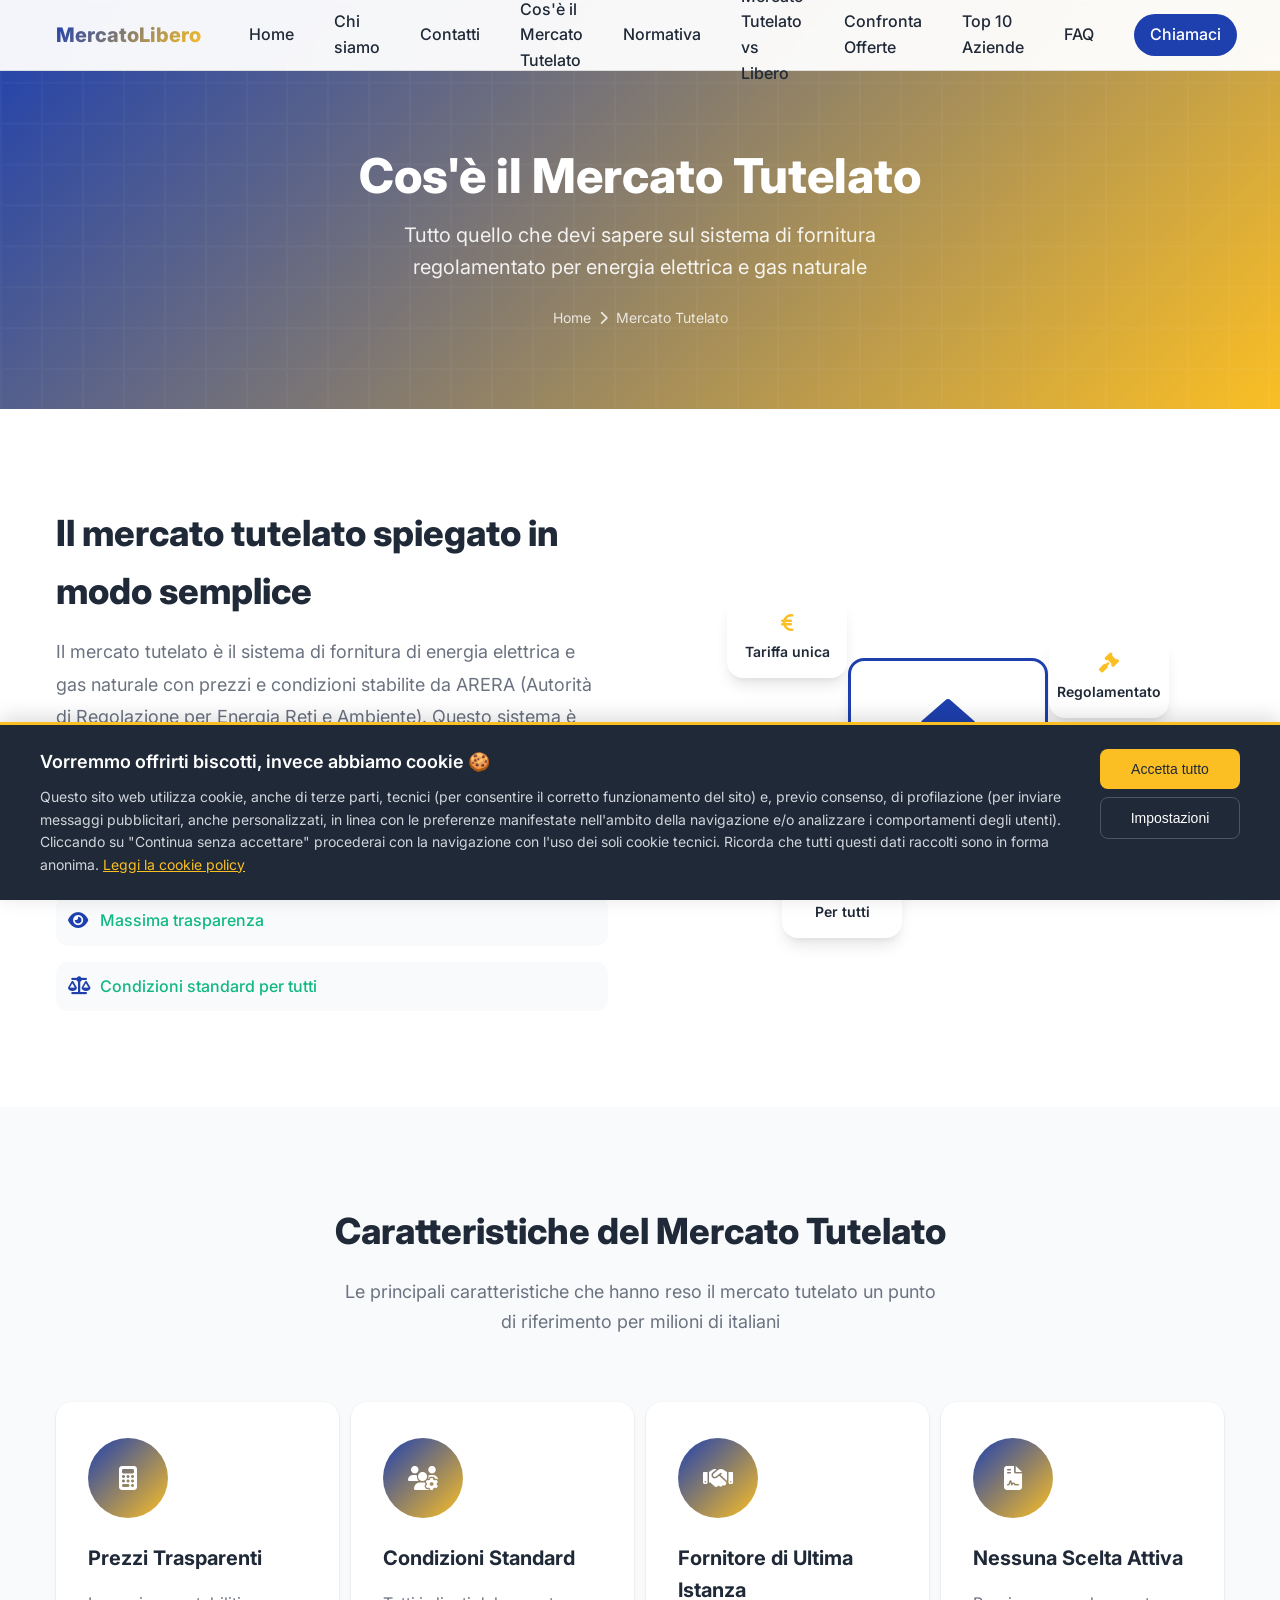
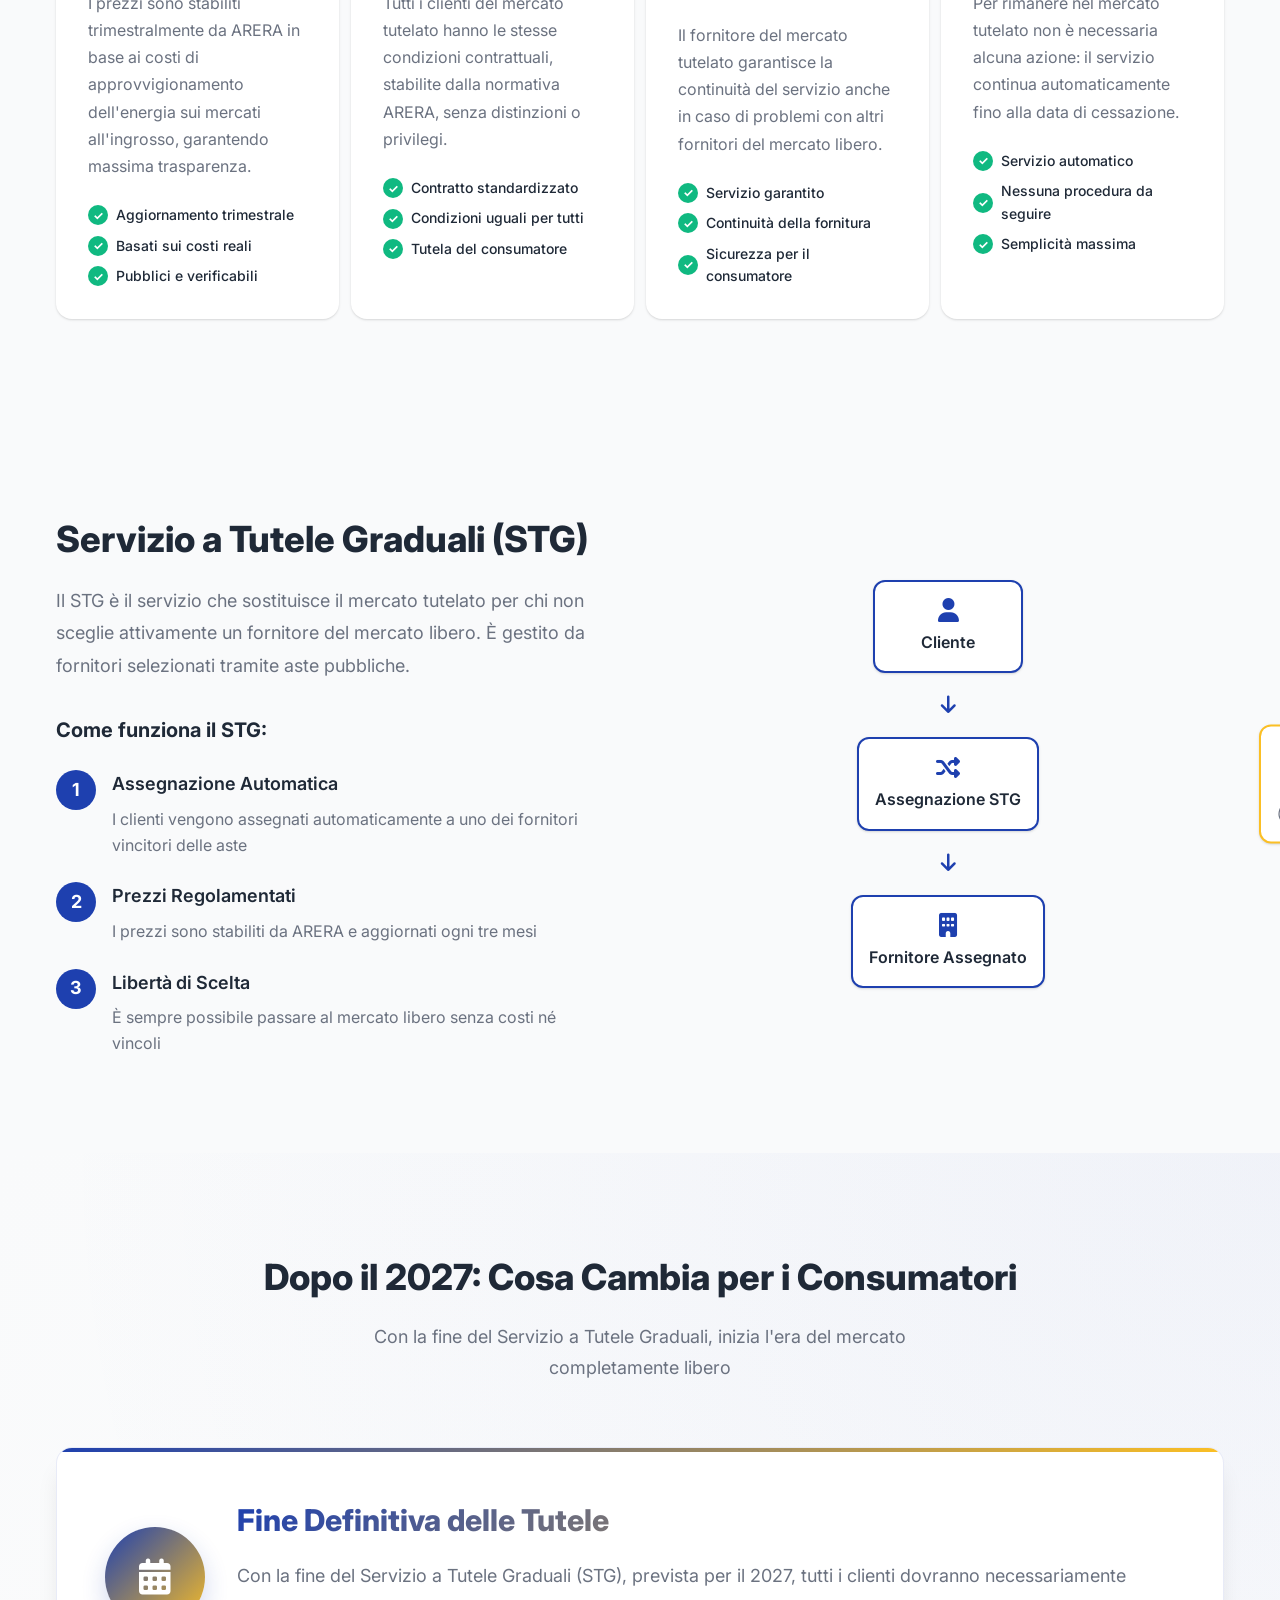
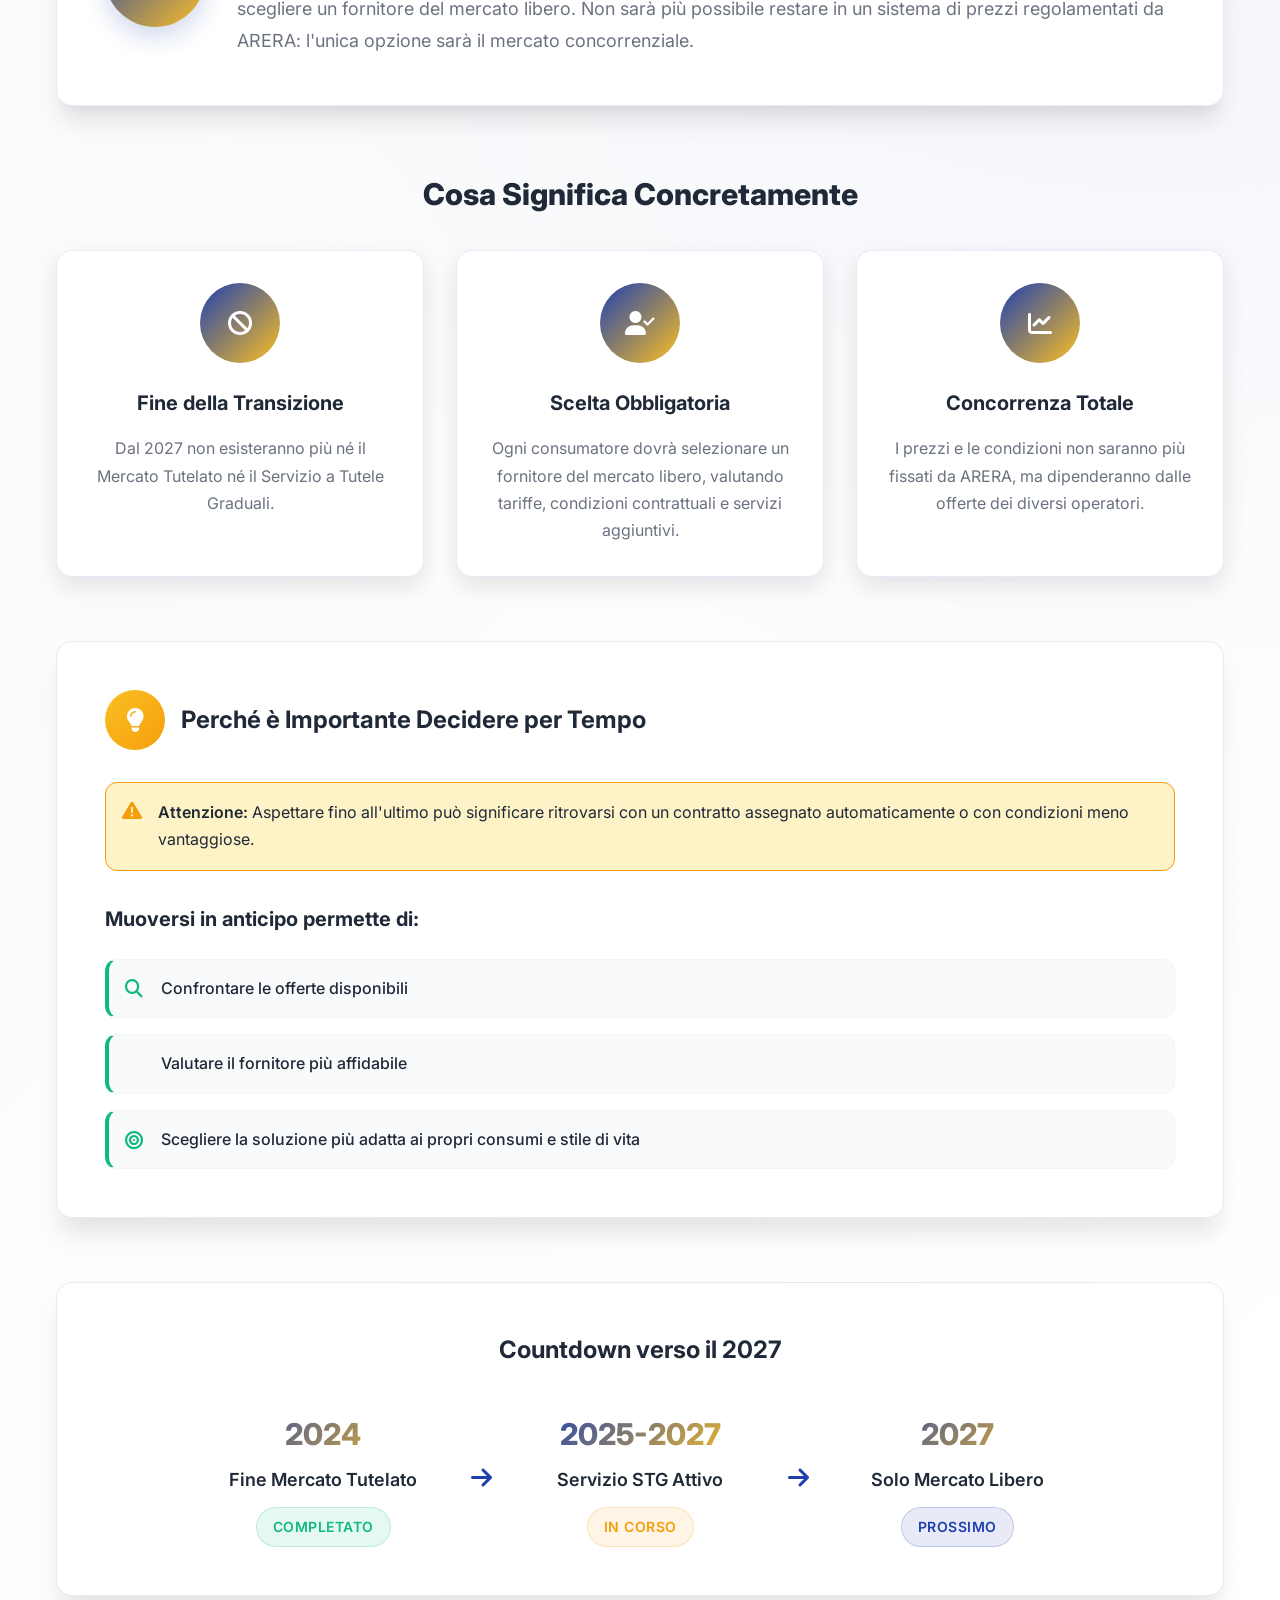
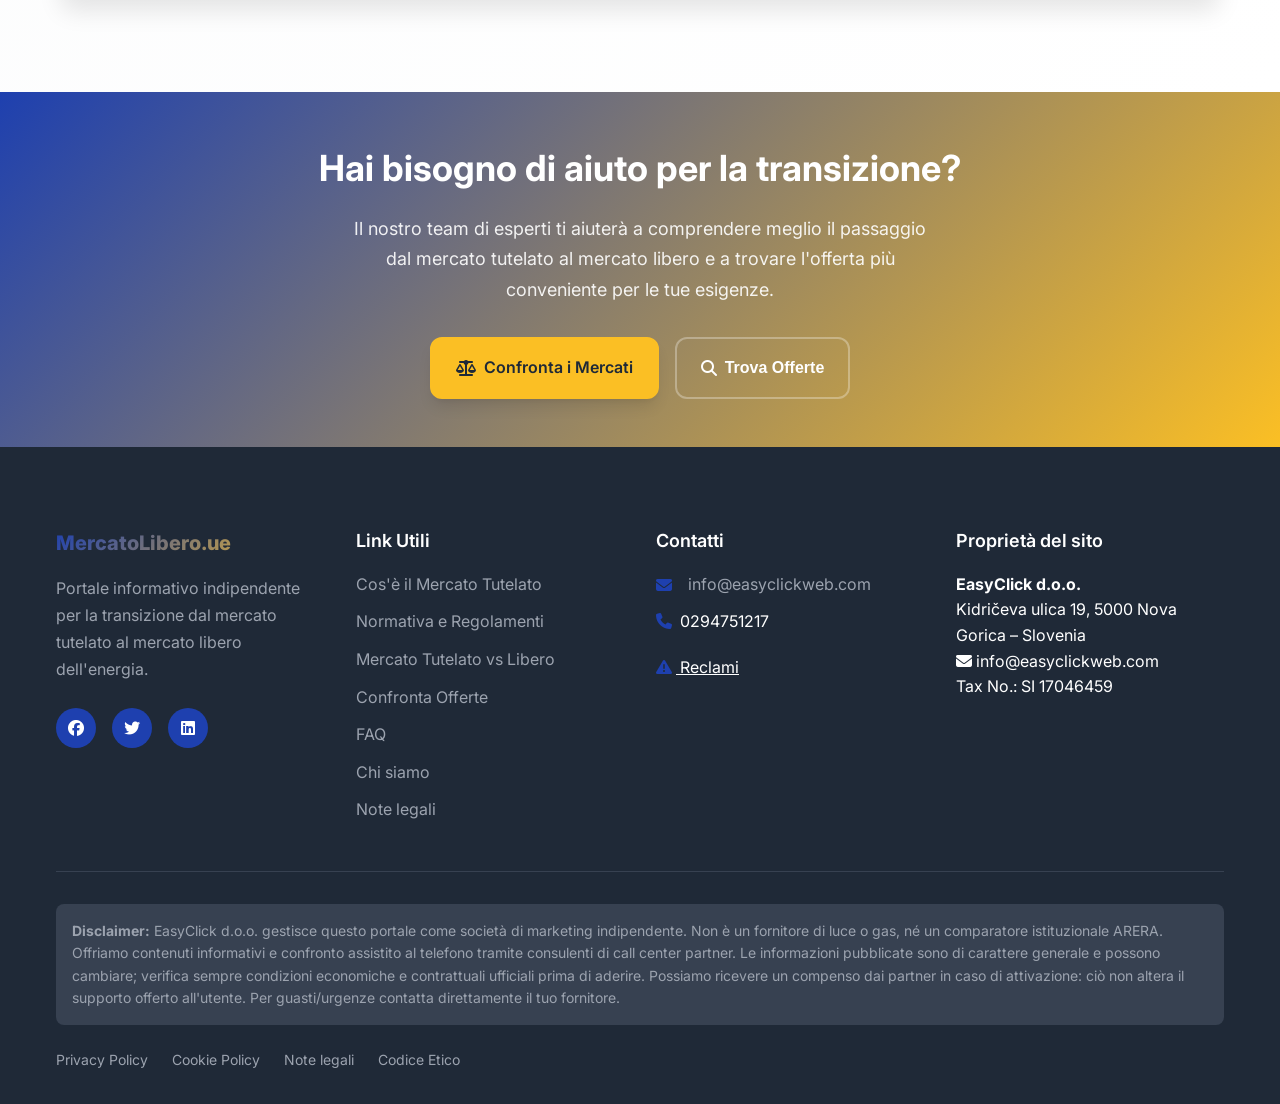
<file: mercato-tutelato.html>
<!DOCTYPE html>
<html lang="it">
<head>
    <!-- Google tag (gtag.js) -->
    <script async src="https://www.googletagmanager.com/gtag/js?id=G-N847EGJ1N3"></script>
    <script>
      window.dataLayer = window.dataLayer || [];
      function gtag(){dataLayer.push(arguments);}
      gtag('js', new Date());

      gtag('config', 'G-N847EGJ1N3');
    </script>
    <!-- Google tag (gtag.js) -->
    <script async src="https://www.googletagmanager.com/gtag/js?id=AW-17095151587"></script>
    <script>
      window.dataLayer = window.dataLayer || [];
      function gtag(){dataLayer.push(arguments);}
      gtag('js', new Date());

      gtag('config', 'AW-17095151587');
    </script>
    <!-- Microsoft Clarity -->
    <script type="text/javascript">
    (function(c,l,a,r,i,t,y){
        c[a]=c[a]||function(){(c[a].q=c[a].q||[]).push(arguments)};
        t=l.createElement(r);t.async=1;t.src="https://www.clarity.ms/tag/"+i;
        y=l.getElementsByTagName(r)[0];y.parentNode.insertBefore(t,y);
    })(window, document, "clarity", "script", "v6f7iinmea");
    </script>
    <meta charset="UTF-8">
    <meta name="viewport" content="width=device-width, initial-scale=1.0">
    <title>Cos'è il Mercato Tutelato - Guida Completa | MercatoLibero</title>
    <meta name="description" content="Scopri cos'è il mercato tutelato, come funziona e cosa cambia con la transizione al mercato libero dell'energia elettrica e gas.">
    <link rel="stylesheet" href="css/style.css">
    <link rel="stylesheet" href="css/mobile-optimizations.css">
    <link href="https://fonts.googleapis.com/css2?family=Inter:wght@300;400;500;600;700;800&display=swap" rel="stylesheet">
    <link rel="stylesheet" href="https://cdnjs.cloudflare.com/ajax/libs/font-awesome/6.4.0/css/all.min.css">
    <link href="https://unpkg.com/aos@2.3.1/dist/aos.css" rel="stylesheet">
</head>
<body>
    <!-- Navigation -->
    <nav class="navbar">
        <div class="nav-container">
            <div class="nav-logo">
                <a href="index.html">MercatoLibero</a>
            </div>
            <div class="nav-menu" id="navMenu">
                <a href="index.html" class="nav-link">Home</a>
                <a href="chi-siamo.html" class="nav-link">Chi siamo</a>
                <a href="contatti.html" class="nav-link">Contatti</a>
                <a href="mercato-tutelato.html" class="nav-link active">Cos'è il Mercato Tutelato</a>
                <a href="normativa.html" class="nav-link">Normativa</a>
                <a href="confronto.html" class="nav-link">Mercato Tutelato vs Libero</a>
                <a href="#" class="nav-link" onclick="openContactModal('offerte'); return false;">Confronta Offerte</a>
                <a href="aziende-luce-gas.html" class="nav-link">Top 10 Aziende</a>
                <a href="faq.html" class="nav-link">FAQ</a>
                <a href="tel:+390294751217" class="nav-link nav-cta">Chiamaci</a>
            </div>
            <button class="nav-toggle" id="navToggle" aria-controls="navMenu" aria-expanded="false" aria-label="Apri menu">
                <span class="bar" aria-hidden="true"></span>
                <span class="bar" aria-hidden="true"></span>
                <span class="bar" aria-hidden="true"></span>
            </button>
        </div>
    </nav>

    <!-- Page Header -->
    <section class="page-header">
        <div class="container">
            <div class="page-header-content" data-aos="fade-up">
                <h1 class="page-title">Cos'è il Mercato Tutelato</h1>
                <p class="page-subtitle">
                    Tutto quello che devi sapere sul sistema di fornitura regolamentato per energia elettrica e gas naturale
                </p>
                <div class="breadcrumb">
                    <a href="index.html">Home</a>
                    <i class="fas fa-chevron-right"></i>
                    <span>Mercato Tutelato</span>
                </div>
            </div>
        </div>
    </section>

    <!-- Introduction Section -->
    <section class="intro-section">
        <div class="container">
            <div class="intro-content">
                <div class="intro-text" data-aos="fade-right">
                    <h2 class="section-title">Il mercato tutelato spiegato in modo semplice</h2>
                    <p class="intro-description">
                        Il mercato tutelato è il sistema di fornitura di energia elettrica e gas naturale con prezzi e 
                        condizioni stabilite da ARERA (Autorità di Regolazione per Energia Reti e Ambiente). 
                        Questo sistema è stato pensato per garantire massima trasparenza e protezione ai consumatori.
                    </p>
                    <div class="intro-highlights">
                        <div class="highlight-item">
                            <i class="fas fa-shield-alt"></i>
                            <span>Prezzi regolamentati da ARERA</span>
                        </div>
                        <div class="highlight-item">
                            <i class="fas fa-eye"></i>
                            <span>Massima trasparenza</span>
                        </div>
                        <div class="highlight-item">
                            <i class="fas fa-balance-scale"></i>
                            <span>Condizioni standard per tutti</span>
                        </div>
                    </div>
                </div>
                <div class="intro-visual" data-aos="fade-left">
                    <div class="visual-card main-card">
                        <i class="fas fa-home"></i>
                        <h3>Mercato Tutelato</h3>
                        <p>Prezzi ARERA</p>
                    </div>
                    <div class="visual-card floating-card-1">
                        <i class="fas fa-euro-sign"></i>
                        <span>Tariffa unica</span>
                    </div>
                    <div class="visual-card floating-card-2">
                        <i class="fas fa-gavel"></i>
                        <span>Regolamentato</span>
                    </div>
                    <div class="visual-card floating-card-3">
                        <i class="fas fa-users"></i>
                        <span>Per tutti</span>
                    </div>
                </div>
            </div>
        </div>
    </section>

    <!-- Features Section -->
    <section class="features-section">
        <div class="container">
            <div class="section-header" data-aos="fade-up">
                <h2 class="section-title">Caratteristiche del Mercato Tutelato</h2>
                <p class="section-subtitle">
                    Le principali caratteristiche che hanno reso il mercato tutelato un punto di riferimento per milioni di italiani
                </p>
            </div>

            <div class="features-grid">
                <div class="feature-card" data-aos="fade-up" data-aos-delay="100">
                    <div class="feature-icon">
                        <i class="fas fa-calculator"></i>
                    </div>
                    <h3 class="feature-title">Prezzi Trasparenti</h3>
                    <p class="feature-description">
                        I prezzi sono stabiliti trimestralmente da ARERA in base ai costi di approvvigionamento 
                        dell'energia sui mercati all'ingrosso, garantendo massima trasparenza.
                    </p>
                    <ul class="feature-list">
                        <li>Aggiornamento trimestrale</li>
                        <li>Basati sui costi reali</li>
                        <li>Pubblici e verificabili</li>
                    </ul>
                </div>

                <div class="feature-card" data-aos="fade-up" data-aos-delay="200">
                    <div class="feature-icon">
                        <i class="fas fa-users-cog"></i>
                    </div>
                    <h3 class="feature-title">Condizioni Standard</h3>
                    <p class="feature-description">
                        Tutti i clienti del mercato tutelato hanno le stesse condizioni contrattuali, 
                        stabilite dalla normativa ARERA, senza distinzioni o privilegi.
                    </p>
                    <ul class="feature-list">
                        <li>Contratto standardizzato</li>
                        <li>Condizioni uguali per tutti</li>
                        <li>Tutela del consumatore</li>
                    </ul>
                </div>

                <div class="feature-card" data-aos="fade-up" data-aos-delay="300">
                    <div class="feature-icon">
                        <i class="fas fa-handshake"></i>
                    </div>
                    <h3 class="feature-title">Fornitore di Ultima Istanza</h3>
                    <p class="feature-description">
                        Il fornitore del mercato tutelato garantisce la continuità del servizio 
                        anche in caso di problemi con altri fornitori del mercato libero.
                    </p>
                    <ul class="feature-list">
                        <li>Servizio garantito</li>
                        <li>Continuità della fornitura</li>
                        <li>Sicurezza per il consumatore</li>
                    </ul>
                </div>

                <div class="feature-card" data-aos="fade-up" data-aos-delay="400">
                    <div class="feature-icon">
                        <i class="fas fa-file-contract"></i>
                    </div>
                    <h3 class="feature-title">Nessuna Scelta Attiva</h3>
                    <p class="feature-description">
                        Per rimanere nel mercato tutelato non è necessaria alcuna azione: 
                        il servizio continua automaticamente fino alla data di cessazione.
                    </p>
                    <ul class="feature-list">
                        <li>Servizio automatico</li>
                        <li>Nessuna procedura da seguire</li>
                        <li>Semplicità massima</li>
                    </ul>
                </div>
            </div>
        </div>
    </section>

    <!-- Timeline Section Enhanced */
    <section class="timeline-section-detailed">
        <div class="container">
            <div class="section-header" data-aos="fade-up">
                <h2 class="section-title">La Transizione: Date e Scadenze</h2>
                <p class="section-subtitle">
                    Il percorso di chiusura del mercato tutelato e passaggio al mercato libero
                </p>
            </div>

            <div class="timeline-detailed">
                <div class="timeline-item-detailed" data-aos="fade-up" data-aos-delay="100">
                    <div class="timeline-date-large">
                        <span class="date-day">1</span>
                        <span class="date-month">Gen</span>
                        <span class="date-year">2024</span>
                    </div>
                    <div class="timeline-content-detailed">
                        <div class="timeline-badge gas">
                            <i class="fas fa-fire"></i>
                        </div>
                        <h3>Fine Mercato Tutelato Gas</h3>
                        <p>
                            Termine definitivo del servizio di maggior tutela per il gas naturale. 
                            Tutti i clienti domestici e le piccole imprese sono passati automaticamente 
                            al Servizio a Tutele Graduali o hanno scelto un fornitore del mercato libero.
                        </p>
                        <div class="timeline-stats">
                            <div class="stat">
                                <span class="stat-number">7.3M</span>
                                <span class="stat-label">Clienti coinvolti</span>
                            </div>
                            <div class="stat">
                                <span class="stat-number">100%</span>
                                <span class="stat-label">Transizione completata</span>
                            </div>
                        </div>
                    </div>
                </div>

                <div class="timeline-item-detailed" data-aos="fade-up" data-aos-delay="200">
                    <div class="timeline-date-large">
                        <span class="date-day">1</span>
                        <span class="date-month">Lug</span>
                        <span class="date-year">2024</span>
                    </div>
                    <div class="timeline-content-detailed">
                        <div class="timeline-badge electricity">
                            <i class="fas fa-bolt"></i>
                        </div>
                        <h3>Fine Mercato Tutelato Elettricità</h3>
                        <p>
                            Termine del servizio di maggior tutela per l'energia elettrica. 
                            I clienti domestici e le piccole imprese vengono trasferiti al 
                            Servizio a Tutele Graduali se non hanno scelto un fornitore del mercato libero.
                        </p>
                        <div class="timeline-stats">
                            <div class="stat">
                                <span class="stat-number">15.2M</span>
                                <span class="stat-label">Clienti coinvolti</span>
                            </div>
                            <div class="stat">
                                <span class="stat-number">75%</span>
                                <span class="stat-label">Già nel mercato libero</span>
                            </div>
                        </div>
                    </div>
                </div>

                <div class="timeline-item-detailed" data-aos="fade-up" data-aos-delay="300">
                    <div class="timeline-date-large">
                        <span class="date-day">Dal</span>
                        <span class="date-month">2024</span>
                        <span class="date-year">→</span>
                    </div>
                    <div class="timeline-content-detailed">
                        <div class="timeline-badge stg">
                            <i class="fas fa-shield-alt"></i>
                        </div>
                        <h3>Servizio a Tutele Graduali (STG)</h3>
                        <p>
                            Chi non ha scelto un fornitore del mercato libero viene automaticamente 
                            trasferito al STG, un servizio transitorio con durata massima di 3 anni 
                            che mantiene alcune tutele per i consumatori.
                        </p>
                        <div class="timeline-features">
                            <div class="feature">
                                <i class="fas fa-clock"></i>
                                <span>Durata massima 3 anni</span>
                            </div>
                            <div class="feature">
                                <i class="fas fa-random"></i>
                                <span>Assegnazione casuale fornitore</span>
                            </div>
                            <div class="feature">
                                <i class="fas fa-exchange-alt"></i>
                                <span>Possibilità di cambiare sempre</span>
                            </div>
                        </div>
                    </div>
                </div>
            </div>
        </div>
    </section>

    <!-- STG Section -->
    <section class="stg-section">
        <div class="container">
            <div class="stg-content">
                <div class="stg-info" data-aos="fade-right">
                    <h2 class="section-title">Servizio a Tutele Graduali (STG)</h2>
                    <p class="stg-description">
                        Il STG è il servizio che sostituisce il mercato tutelato per chi non sceglie attivamente 
                        un fornitore del mercato libero. È gestito da fornitori selezionati tramite aste pubbliche.
                    </p>
                    
                    <div class="stg-features">
                        <h3>Come funziona il STG:</h3>
                        <div class="stg-feature-list">
                            <div class="stg-feature">
                                <div class="feature-number">1</div>
                                <div class="feature-content">
                                    <h4>Assegnazione Automatica</h4>
                                    <p>I clienti vengono assegnati automaticamente a uno dei fornitori vincitori delle aste</p>
                                </div>
                            </div>
                            <div class="stg-feature">
                                <div class="feature-number">2</div>
                                <div class="feature-content">
                                    <h4>Prezzi Regolamentati</h4>
                                    <p>I prezzi sono stabiliti da ARERA e aggiornati ogni tre mesi</p>
                                </div>
                            </div>
                            <div class="stg-feature">
                                <div class="feature-number">3</div>
                                <div class="feature-content">
                                    <h4>Libertà di Scelta</h4>
                                    <p>È sempre possibile passare al mercato libero senza costi né vincoli</p>
                                </div>
                            </div>
                        </div>
                    </div>
                </div>
                
                <div class="stg-visual" data-aos="fade-left">
                    <div class="stg-diagram">
                        <div class="diagram-item client">
                            <i class="fas fa-user"></i>
                            <span>Cliente</span>
                        </div>
                        <div class="diagram-arrow">
                            <i class="fas fa-arrow-down"></i>
                        </div>
                        <div class="diagram-item stg-service">
                            <i class="fas fa-random"></i>
                            <span>Assegnazione STG</span>
                        </div>
                        <div class="diagram-arrow">
                            <i class="fas fa-arrow-down"></i>
                        </div>
                        <div class="diagram-item supplier">
                            <i class="fas fa-building"></i>
                            <span>Fornitore Assegnato</span>
                        </div>
                        <div class="diagram-side-arrow">
                            <i class="fas fa-arrow-right"></i>
                        </div>
                        <div class="diagram-item free-market">
                            <i class="fas fa-store"></i>
                            <span>Mercato Libero<br><small>(sempre disponibile)</small></span>
                        </div>
                    </div>
                </div>
            </div>
        </div>
    </section>

    <!-- 2027 Future Section -->
    <section class="future-2027-section">
        <div class="container">
            <div class="section-header" data-aos="fade-up">
                <h2 class="section-title">Dopo il 2027: Cosa Cambia per i Consumatori</h2>
                <p class="section-subtitle">
                    Con la fine del Servizio a Tutele Graduali, inizia l'era del mercato completamente libero
                </p>
            </div>

            <div class="future-content">
                <div class="future-intro" data-aos="fade-up" data-aos-delay="100">
                    <div class="intro-card">
                        <div class="intro-icon">
                            <i class="fas fa-calendar-alt"></i>
                        </div>
                        <div class="intro-text">
                            <h3>Fine Definitiva delle Tutele</h3>
                            <p>
                                Con la fine del Servizio a Tutele Graduali (STG), prevista per il 2027, tutti i clienti 
                                dovranno necessariamente scegliere un fornitore del mercato libero. Non sarà più possibile 
                                restare in un sistema di prezzi regolamentati da ARERA: l'unica opzione sarà il mercato concorrenziale.
                            </p>
                        </div>
                    </div>
                </div>

                <div class="future-changes" data-aos="fade-up" data-aos-delay="200">
                    <h3 class="changes-title">Cosa Significa Concretamente</h3>
                    <div class="changes-grid">
                        <div class="change-item">
                            <div class="change-icon">
                                <i class="fas fa-ban"></i>
                            </div>
                            <h4>Fine della Transizione</h4>
                            <p>Dal 2027 non esisteranno più né il Mercato Tutelato né il Servizio a Tutele Graduali.</p>
                        </div>

                        <div class="change-item">
                            <div class="change-icon">
                                <i class="fas fa-user-check"></i>
                            </div>
                            <h4>Scelta Obbligatoria</h4>
                            <p>Ogni consumatore dovrà selezionare un fornitore del mercato libero, valutando tariffe, condizioni contrattuali e servizi aggiuntivi.</p>
                        </div>

                        <div class="change-item">
                            <div class="change-icon">
                                <i class="fas fa-chart-line"></i>
                            </div>
                            <h4>Concorrenza Totale</h4>
                            <p>I prezzi e le condizioni non saranno più fissati da ARERA, ma dipenderanno dalle offerte dei diversi operatori.</p>
                        </div>

                    </div>
                </div>

                <div class="future-importance" data-aos="fade-up" data-aos-delay="300">
                    <div class="importance-content">
                        <div class="importance-header">
                            <i class="fas fa-lightbulb"></i>
                            <h3>Perché è Importante Decidere per Tempo</h3>
                        </div>
                        
                        <div class="importance-warning">
                            <div class="warning-box">
                                <i class="fas fa-exclamation-triangle"></i>
                                <p>
                                    <strong>Attenzione:</strong> Aspettare fino all'ultimo può significare ritrovarsi 
                                    con un contratto assegnato automaticamente o con condizioni meno vantaggiose.
                                </p>
                            </div>
                        </div>

                        <div class="importance-benefits">
                            <h4>Muoversi in anticipo permette di:</h4>
                            <div class="benefits-list">
                                <div class="benefit-item">
                                    <i class="fas fa-search"></i>
                                    <span>Confrontare le offerte disponibili</span>
                                </div>
                                <div class="benefit-item">
                                    <i class="fas fa-shield-check"></i>
                                    <span>Valutare il fornitore più affidabile</span>
                                </div>
                                <div class="benefit-item">
                                    <i class="fas fa-bullseye"></i>
                                    <span>Scegliere la soluzione più adatta ai propri consumi e stile di vita</span>
                                </div>
                            </div>
                        </div>
                    </div>
                </div>

                <div class="future-timeline" data-aos="fade-up" data-aos-delay="400">
                    <div class="timeline-2027">
                        <div class="timeline-header">
                            <h3>Countdown verso il 2027</h3>
                        </div>
                        <div class="countdown-visual">
                            <div class="countdown-item">
                                <div class="countdown-number">2024</div>
                                <div class="countdown-label">Fine Mercato Tutelato</div>
                                <div class="countdown-status completed">Completato</div>
                            </div>
                            <div class="countdown-arrow">
                                <i class="fas fa-arrow-right"></i>
                            </div>
                            <div class="countdown-item">
                                <div class="countdown-number">2025-2027</div>
                                <div class="countdown-label">Servizio STG Attivo</div>
                                <div class="countdown-status active">In corso</div>
                            </div>
                            <div class="countdown-arrow">
                                <i class="fas fa-arrow-right"></i>
                            </div>
                            <div class="countdown-item">
                                <div class="countdown-number">2027</div>
                                <div class="countdown-label">Solo Mercato Libero</div>
                                <div class="countdown-status upcoming">Prossimo</div>
                            </div>
                        </div>
                    </div>
                </div>
            </div>
        </div>
    </section>

    <!-- CTA Section -->
    <section class="cta-section">
        <div class="container">
            <div class="cta-content" data-aos="fade-up">
                <h2 class="cta-title">Hai bisogno di aiuto per la transizione?</h2>
                <p class="cta-description">
                    Il nostro team di esperti ti aiuterà a comprendere meglio il passaggio 
                    dal mercato tutelato al mercato libero e a trovare l'offerta più 
                    conveniente per le tue esigenze.
                </p>
                <div class="cta-buttons">
                    <a href="confronto.html" class="btn btn-primary">
                        <i class="fas fa-balance-scale"></i>
                        Confronta i Mercati
                    </a>
                    <button type="button" class="btn btn-secondary" onclick="openContactModal('offerte')">
                        <i class="fas fa-search"></i>
                        Trova Offerte
                    </button>
                </div>
            </div>
        </div>
    </section>

    <!-- Contact Form Modal -->
    <div id="contactModal" class="modal">
        <div class="modal-content">
            <div class="modal-header">
                <h2>Compila i tuoi dati</h2>
                <span class="close" onclick="closeContactModal()">&times;</span>
            </div>
            <div class="modal-body">
                <div id="zf_div_8mZJf0m746aDrQc_lAt2QRL8i-AorA6-W7D1j3oLAGY">
                </div>
                <script type="text/javascript">
                (function() {
                try{
                var f = document.createElement("iframe");

                var ifrmSrc = 'https://forms.zohopublic.eu/easyclickstoritvedoo1/form/Contatti/formperma/8mZJf0m746aDrQc_lAt2QRL8i-AorA6-W7D1j3oLAGY?zf_rszfm=1';


                        try{
                if ( typeof ZFAdvLead != "undefined" && typeof zfutm_zfAdvLead != "undefined" ) {
                for( var prmIdx = 0 ; prmIdx < ZFAdvLead.utmPNameArr.length ; prmIdx ++ ) {
                    var utmPm = ZFAdvLead.utmPNameArr[ prmIdx ];
                    utmPm = ( ZFAdvLead.isSameDomian && ( ZFAdvLead.utmcustPNameArr.indexOf(utmPm) == -1 ) ) ? "zf_" + utmPm : utmPm;
                    var utmVal = zfutm_zfAdvLead.zfautm_gC_enc( ZFAdvLead.utmPNameArr[ prmIdx ] );
                    if ( typeof utmVal !== "undefined" ) {
                      if ( utmVal != "" ) {
                        if(ifrmSrc.indexOf('?') > 0){
                             ifrmSrc = ifrmSrc+'&'+utmPm+'='+utmVal;
                        }else{
                            ifrmSrc = ifrmSrc+'?'+utmPm+'='+utmVal;
                        }
                      }
                    }
                }
                }
                if ( typeof ZFLead !== "undefined" && typeof zfutm_zfLead !== "undefined" ) {
                for( var prmIdx = 0 ; prmIdx < ZFLead.utmPNameArr.length ; prmIdx ++ ) {
                        var utmPm = ZFLead.utmPNameArr[ prmIdx ];
                        var utmVal = zfutm_zfLead.zfutm_gC_enc( ZFLead.utmPNameArr[ prmIdx ] );
                        if ( typeof utmVal !== "undefined" ) {
                          if ( utmVal != "" ){
                            if(ifrmSrc.indexOf('?') > 0){
                              ifrmSrc = ifrmSrc+'&'+utmPm+'='+utmVal;//No I18N
                            }else{
                              ifrmSrc = ifrmSrc+'?'+utmPm+'='+utmVal;//No I18N
                            }
                          }
                        }
                      }
                }
                }catch(e){}

                f.src = ifrmSrc;
                f.style.border="none";
                f.style.height="1341px";
                f.style.width="90%";
                f.style.transition="all 0.5s ease";
                f.setAttribute("aria-label", 'Contatti');

                var d = document.getElementById("zf_div_8mZJf0m746aDrQc_lAt2QRL8i-AorA6-W7D1j3oLAGY");
                d.appendChild(f);
                window.addEventListener('message', function (){
                var evntData = event.data;
                if( evntData && evntData.constructor == String ){
                var zf_ifrm_data = evntData.split("|");
                if ( zf_ifrm_data.length == 2 || zf_ifrm_data.length == 3 ) {
                var zf_perma = zf_ifrm_data[0];
                var zf_ifrm_ht_nw = ( parseInt(zf_ifrm_data[1], 10) + 15 ) + "px";
                var iframe = document.getElementById("zf_div_8mZJf0m746aDrQc_lAt2QRL8i-AorA6-W7D1j3oLAGY").getElementsByTagName("iframe")[0];
                if ( (iframe.src).indexOf('formperma') > 0 && (iframe.src).indexOf(zf_perma) > 0 ) {
                var prevIframeHeight = iframe.style.height;
                var zf_tout = false;
                if( zf_ifrm_data.length == 3 ) {
                    iframe.scrollIntoView();
                    zf_tout = true;
                }

                if ( prevIframeHeight != zf_ifrm_ht_nw ) {
                if( zf_tout ) {
                    setTimeout(function(){
                        iframe.style.height = zf_ifrm_ht_nw;
                    },500);
                } else {
                    iframe.style.height = zf_ifrm_ht_nw;
                }
                }
                }
                }
                }
                }, false);
                    }catch(e){}
                })();
                </script>
            </div>
        </div>
    </div>

    <!-- Cookie Banner -->
    <div id="cookieBanner" class="cookie-banner" style="display: none;">
        <div class="cookie-banner-content">
            <div class="cookie-banner-text">
                <h3>Vorremmo offrirti biscotti, invece abbiamo cookie 🍪</h3>
                <p>
                    Questo sito web utilizza cookie, anche di terze parti, 
                    tecnici (per consentire il corretto funzionamento del 
                    sito) e, previo consenso, di profilazione (per inviare 
                    messaggi pubblicitari, anche personalizzati, in linea con 
                    le preferenze manifestate nell'ambito della navigazione 
                    e/o analizzare i comportamenti degli utenti). Cliccando 
                    su "Continua senza accettare" procederai con la 
                    navigazione con l'uso dei soli cookie tecnici. Ricorda 
                    che tutti questi dati raccolti sono in forma anonima. 
                    <a href="cookie-policy.html">Leggi la cookie policy</a>
                </p>
            </div>
            <div class="cookie-banner-buttons">
                <button type="button" class="cookie-btn cookie-btn-accept" onclick="acceptAllCookies()">
                    Accetta tutto
                </button>
                <button type="button" class="cookie-btn cookie-btn-settings" onclick="openCookieSettings()">
                    Impostazioni
                </button>
            </div>
        </div>
    </div>

    <!-- Cookie Settings Modal -->
    <div id="cookieSettingsModal" class="cookie-settings-modal">
        <div class="cookie-settings-content">
            <div class="cookie-settings-header">
                <h2>Impostazioni Cookie</h2>
                <button class="cookie-settings-close" onclick="closeCookieSettings()">&times;</button>
            </div>
            <div class="cookie-settings-body">
                <div class="cookie-category">
                    <div class="cookie-category-header">
                        <h3>Cookie Tecnici (Necessari)</h3>
                        <label class="cookie-toggle">
                            <input type="checkbox" checked disabled>
                            <span class="cookie-slider"></span>
                        </label>
                    </div>
                    <p>Questi cookie sono indispensabili per il corretto funzionamento del sito e non possono essere disattivati.</p>
                </div>
                
                <div class="cookie-category">
                    <div class="cookie-category-header">
                        <h3>Cookie Analitici</h3>
                        <label class="cookie-toggle">
                            <input type="checkbox" id="analyticsCookies">
                            <span class="cookie-slider"></span>
                        </label>
                    </div>
                    <p>Raccolgono informazioni sull'utilizzo del sito per migliorare le prestazioni e l'esperienza utente.</p>
                </div>
                
                <div class="cookie-category">
                    <div class="cookie-category-header">
                        <h3>Cookie di Marketing</h3>
                        <label class="cookie-toggle">
                            <input type="checkbox" id="marketingCookies">
                            <span class="cookie-slider"></span>
                        </label>
                    </div>
                    <p>Utilizzati per tracciare la navigazione e mostrare annunci personalizzati in base ai tuoi interessi.</p>
                </div>
            </div>
            <div class="cookie-settings-actions">
                <button type="button" class="btn btn-secondary" onclick="closeCookieSettings()">Annulla</button>
                <button type="button" class="btn btn-primary" onclick="saveCookiePreferences()">Salva Preferenze</button>
            </div>
        </div>
    </div>

    <!-- Footer -->
    <footer class="footer">
        <div class="container">
            <div class="footer-content">
                <div class="footer-section">
                    <h3 class="footer-title">MercatoLibero.ue</h3>
                    <p class="footer-description">
                        Portale informativo indipendente per la transizione dal mercato tutelato al mercato libero dell'energia.
                    </p>
                    <div class="footer-social">
                        <a href="#" class="social-link"><i class="fab fa-facebook"></i></a>
                        <a href="#" class="social-link"><i class="fab fa-twitter"></i></a>
                        <a href="#" class="social-link"><i class="fab fa-linkedin"></i></a>
                    </div>
                </div>

                <div class="footer-section">
                    <h4 class="footer-subtitle">Link Utili</h4>
                    <ul class="footer-links">
                        <li><a href="mercato-tutelato.html">Cos'è il Mercato Tutelato</a></li>
                        <li><a href="normativa.html">Normativa e Regolamenti</a></li>
                        <li><a href="confronto.html">Mercato Tutelato vs Libero</a></li>
                        <li><a href="#" onclick="openContactModal('offerte'); return false;">Confronta Offerte</a></li>
                        <li><a href="faq.html">FAQ</a></li>
                        <li><a href="chi-siamo.html">Chi siamo</a></li>
                        <li><a href="note-legali.html">Note legali</a></li>
                    </ul>
                </div>

                <div class="footer-section">
                    <h4 class="footer-subtitle">Contatti</h4>
                    <div class="footer-contact">
                        <p><i class="fas fa-envelope"></i> info@easyclickweb.com</p>
                        <p><a href="tel:0294751217" style="color: #fff; text-decoration: none;"><i class="fas fa-phone"></i> 0294751217</a></p>
                    </div>
                    <div class="footer-contact" style="margin-top: 20px;">
                        <p><a href="mailto:reclami@easyclickweb.com" style="color: #fff; text-decoration: underline;"><i class="fas fa-exclamation-triangle"></i> Reclami</a></p>
                    </div>
                </div>

                <div class="footer-section">
                    <h4 class="footer-subtitle">Proprietà del sito</h4>
                    <div class="footer-company">
                        <p><strong>EasyClick d.o.o.</strong></p>
                        <p>Kidričeva ulica 19, 5000 Nova Gorica – Slovenia</p>
                        <p><i class="fas fa-envelope"></i> info@easyclickweb.com</p>
                        <p>Tax No.: SI 17046459</p>
                    </div>
                </div>
            </div>

            <div class="footer-bottom">
                <div class="footer-disclaimer">
                    <p>
                        <strong>Disclaimer:</strong> EasyClick d.o.o. gestisce questo portale come società di marketing indipendente. Non è un fornitore di luce o gas, né un comparatore istituzionale ARERA. Offriamo contenuti informativi e confronto assistito al telefono tramite consulenti di call center partner. Le informazioni pubblicate sono di carattere generale e possono cambiare; verifica sempre condizioni economiche e contrattuali ufficiali prima di aderire. Possiamo ricevere un compenso dai partner in caso di attivazione: ciò non altera il supporto offerto all'utente. Per guasti/urgenze contatta direttamente il tuo fornitore.
                    </p>
                </div>
                <div class="footer-legal">
                    <div class="legal-links">
                        <a href="privacy-policy.html">Privacy Policy</a>
                        <a href="cookie-policy.html">Cookie Policy</a>
                        <a href="note-legali.html">Note legali</a>
                        <a href="codice-etico.html">Codice Etico</a>
                    </div>
                </div>
            </div>
        </div>
    </footer>

    <!-- Back to Top Button -->
    <button class="back-to-top" id="backToTop">
        <i class="fas fa-chevron-up"></i>
    </button>

    <!-- Floating Call Button -->
    <a href="tel:+390294751217" class="floating-call-btn" aria-label="Chiama ora">
        <i class="fas fa-phone"></i>
    </a>

    <!-- Scripts -->
    <script src="https://unpkg.com/aos@2.3.1/dist/aos.js"></script>
    <script src="js/script.js"></script>
</body>
</html>
</file>
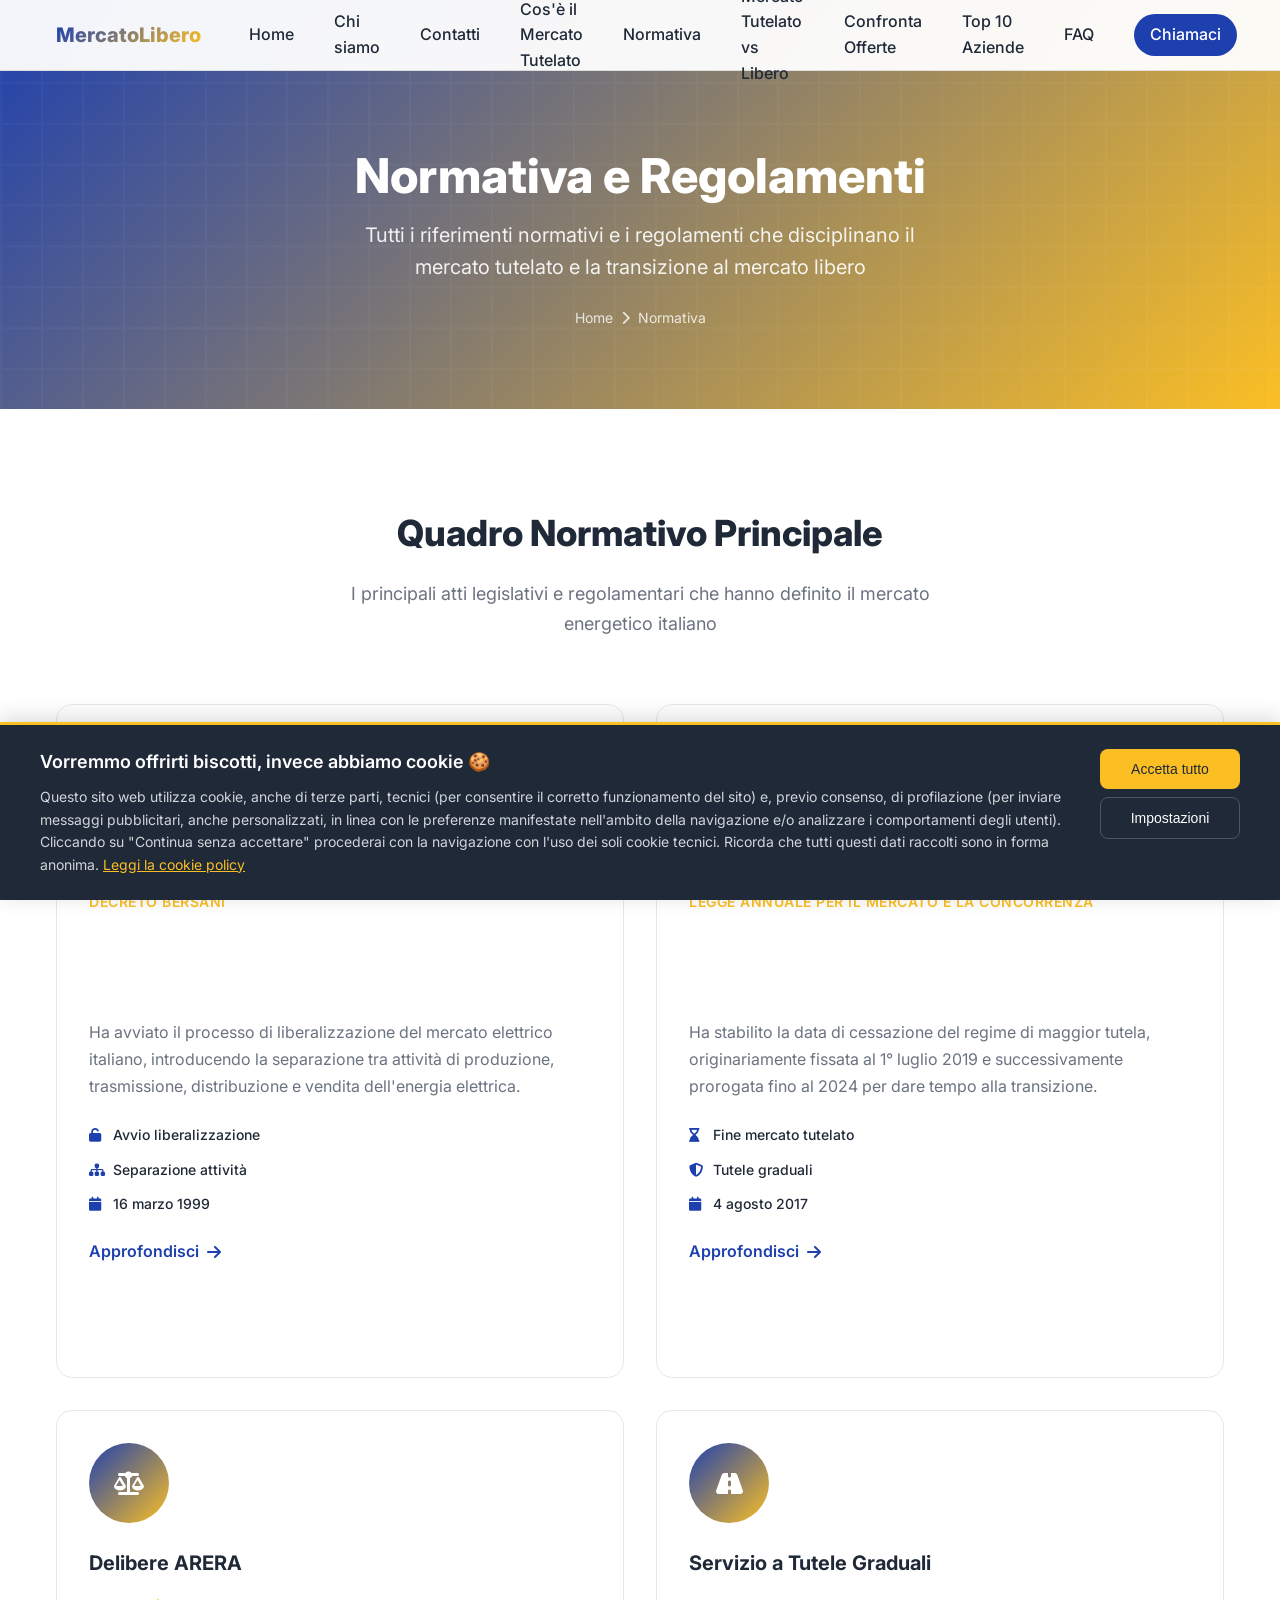
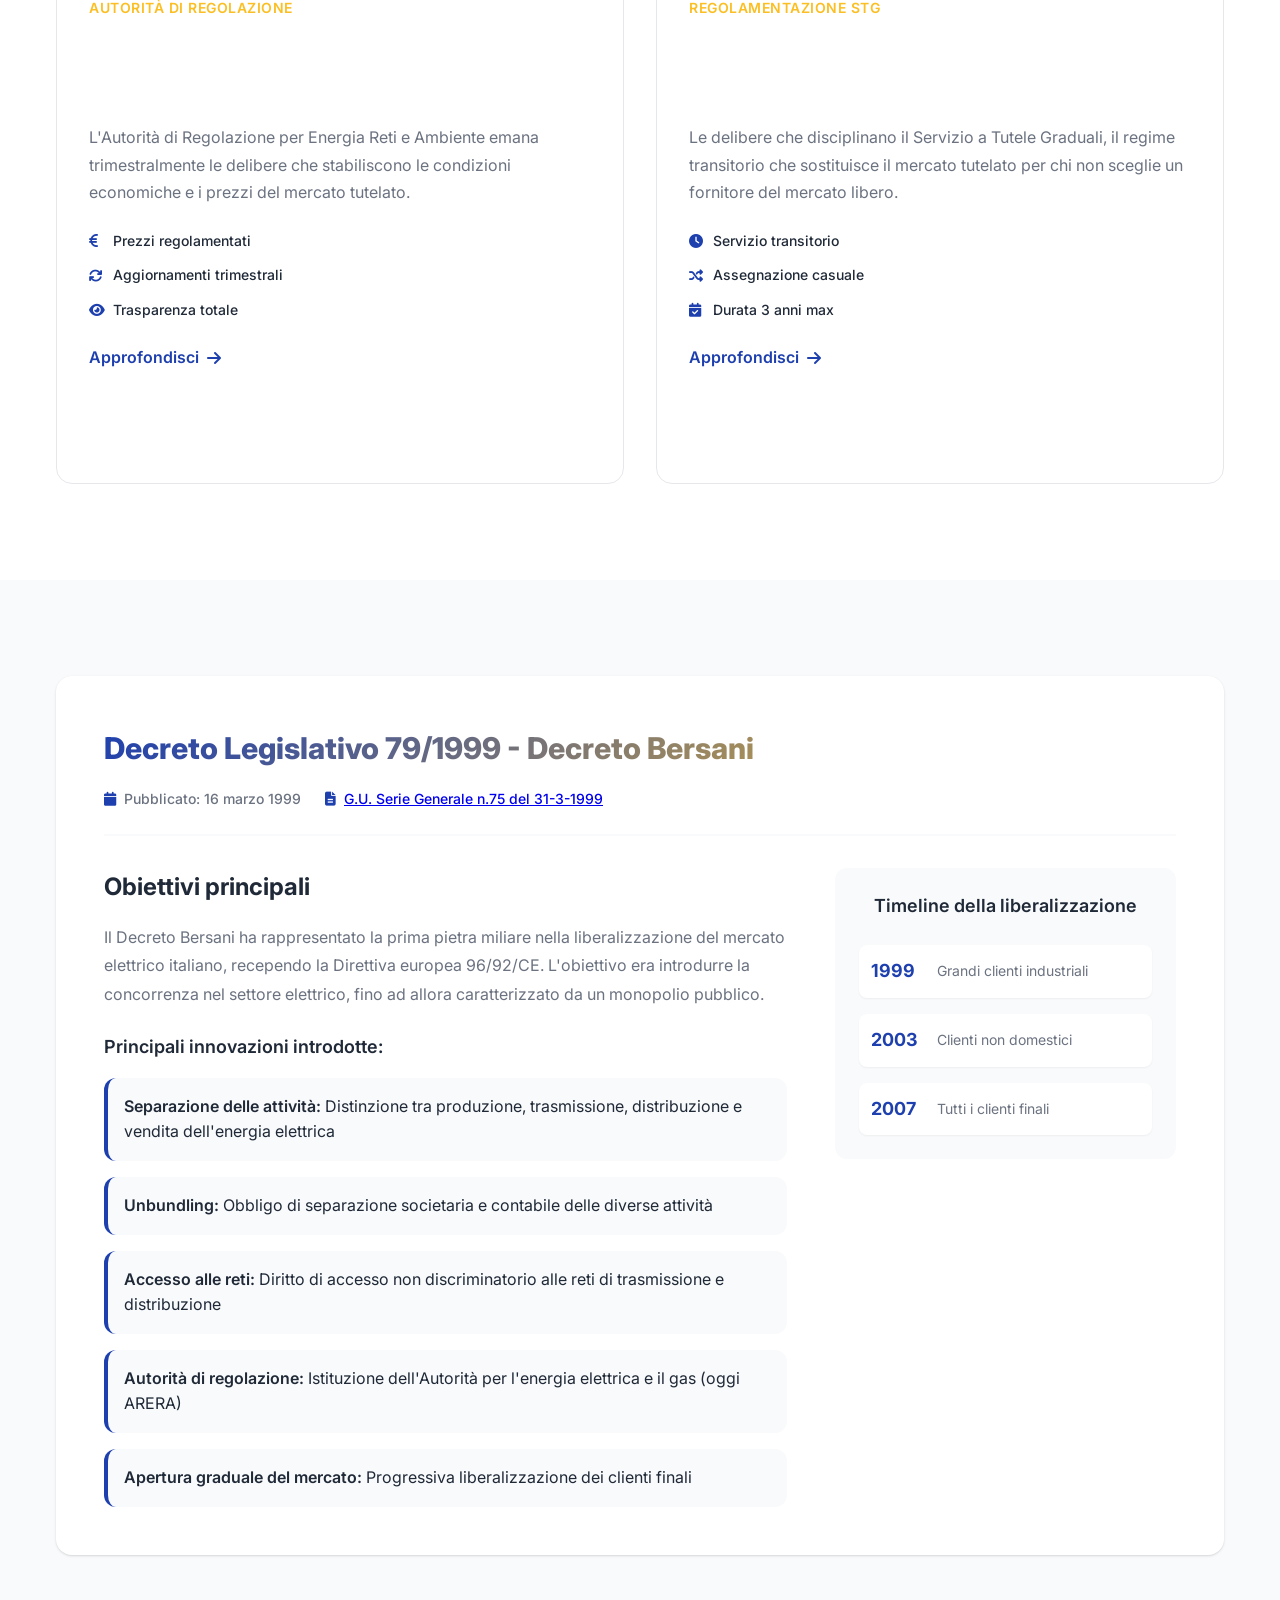
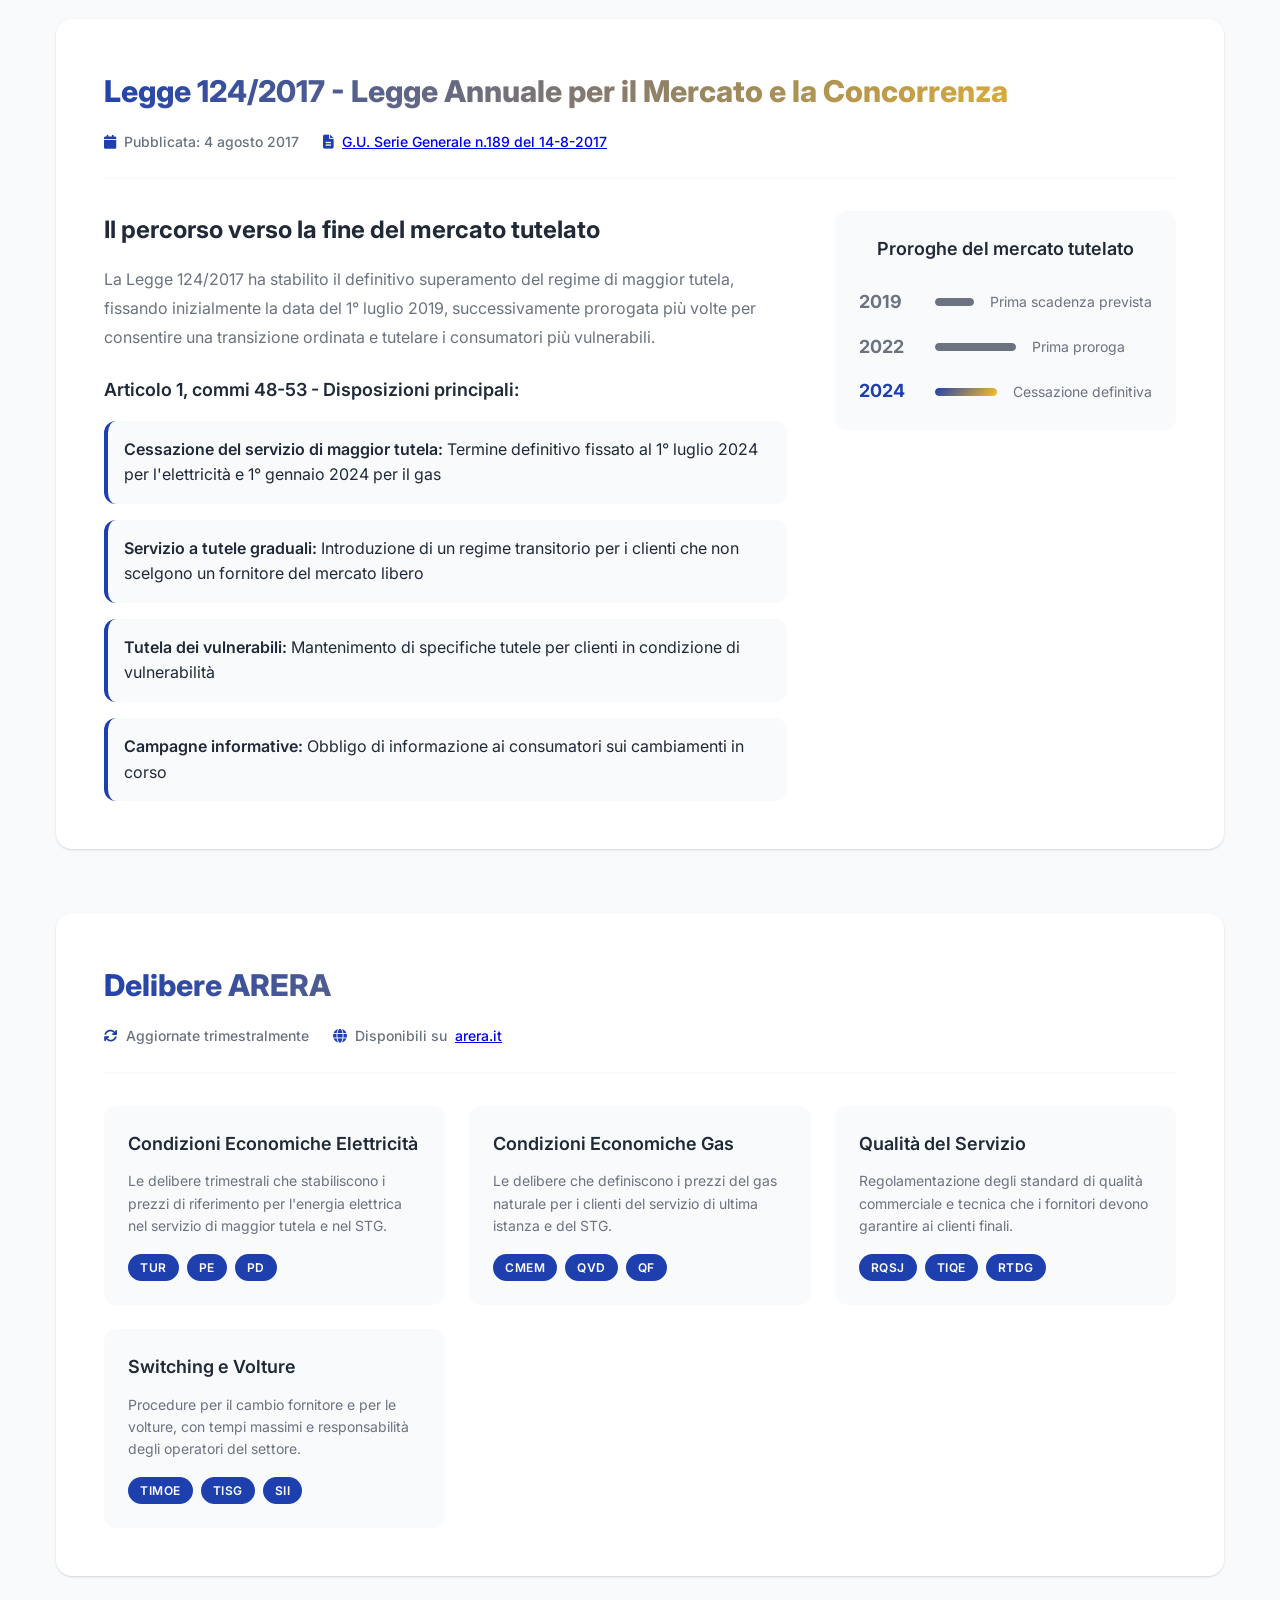
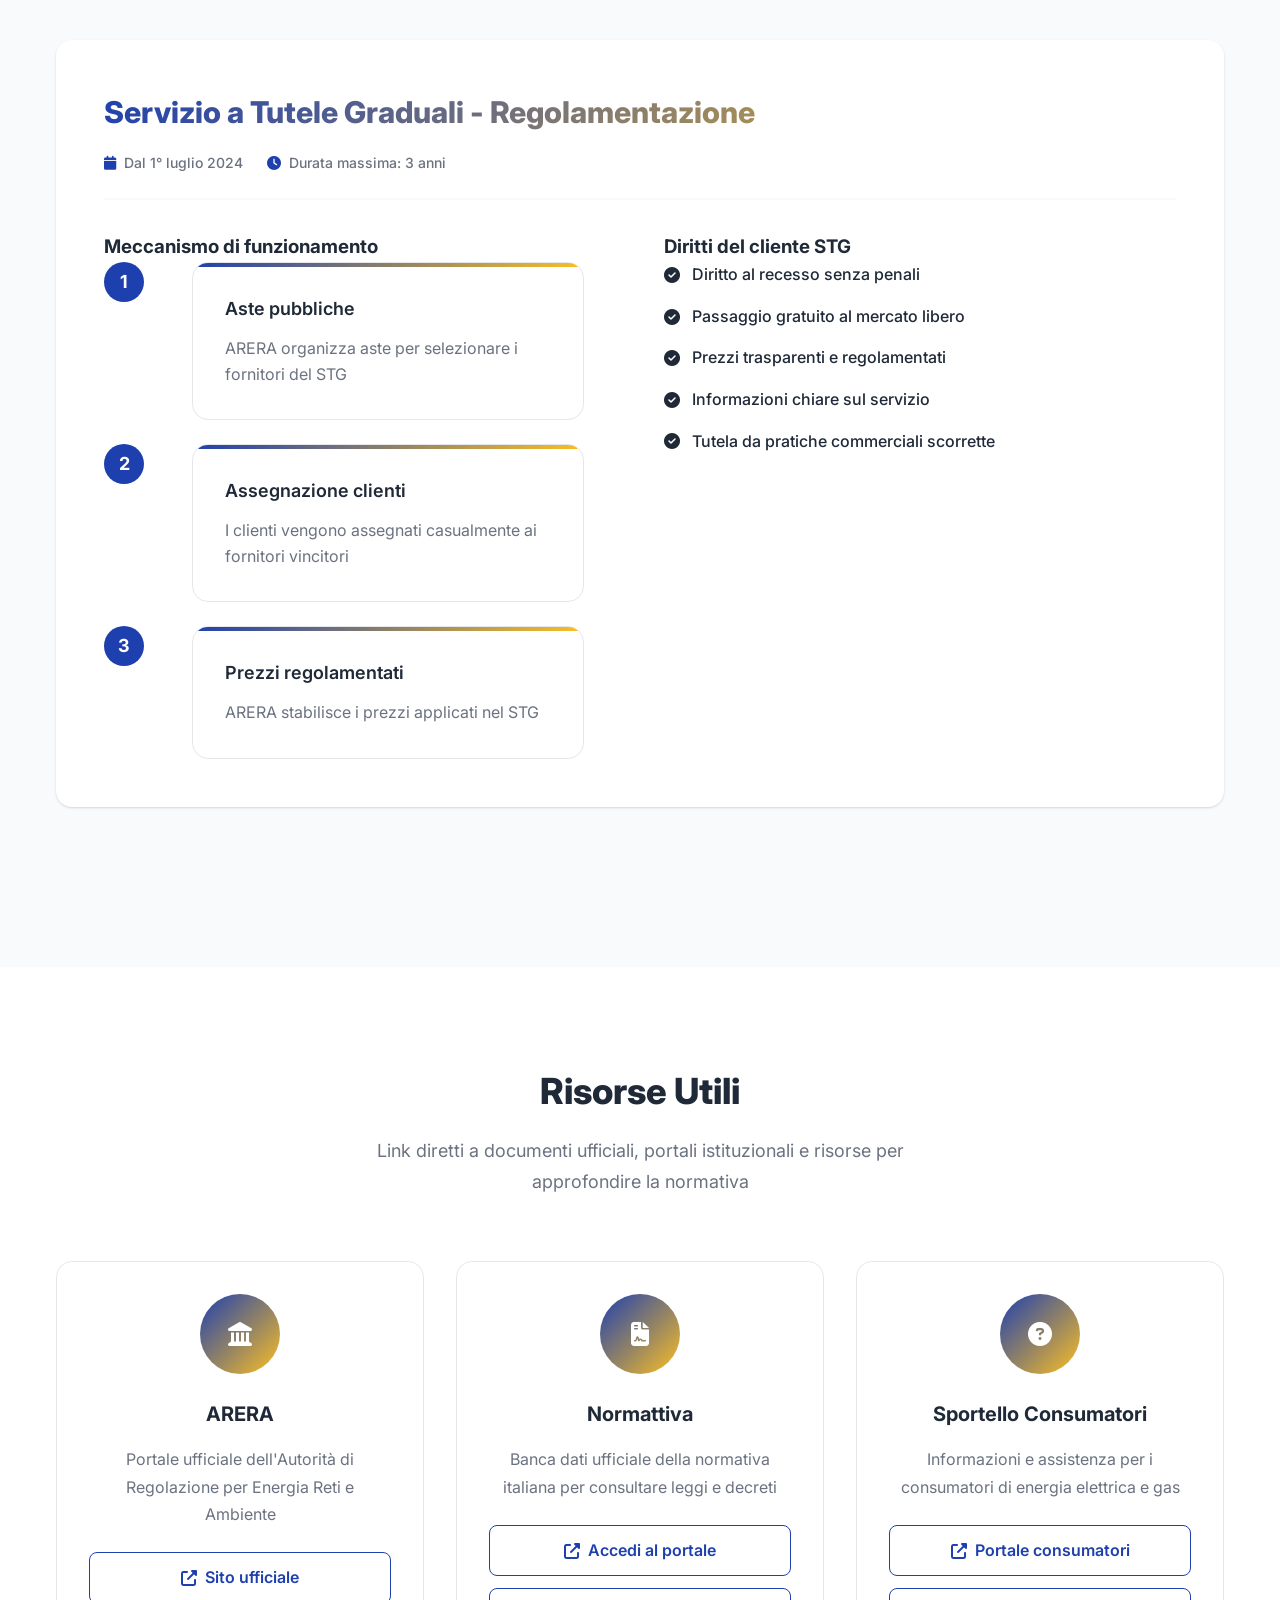
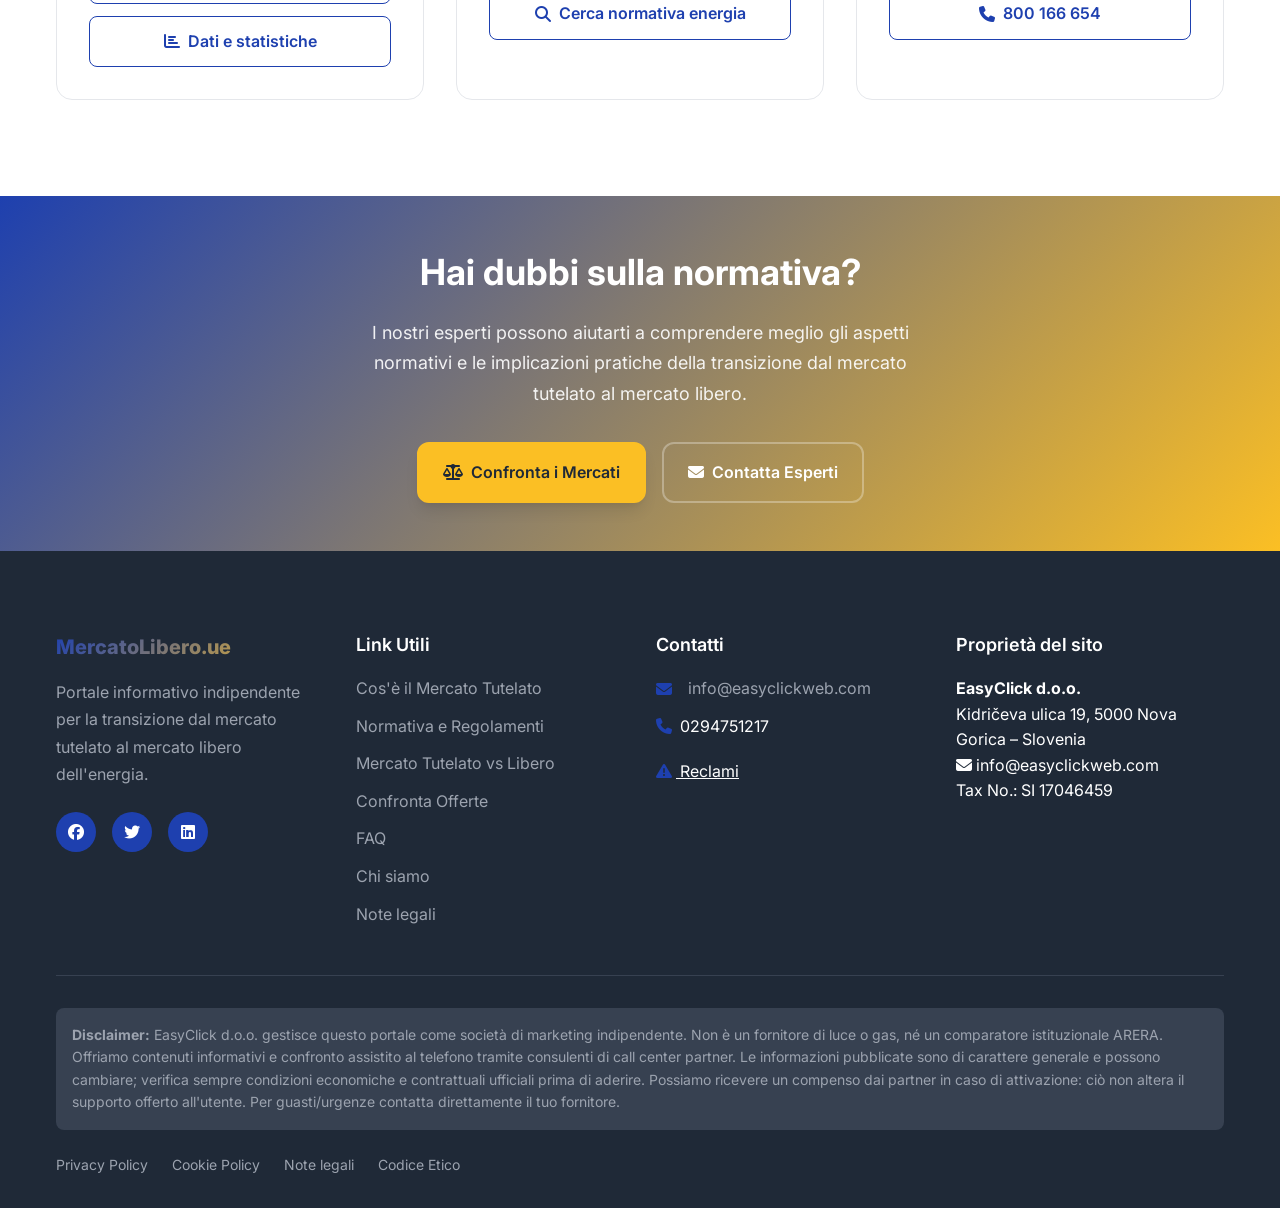
<file: normativa.html>
<!DOCTYPE html>
<html lang="it">
<head>
    <!-- Google tag (gtag.js) -->
    <script async src="https://www.googletagmanager.com/gtag/js?id=G-N847EGJ1N3"></script>
    <script>
      window.dataLayer = window.dataLayer || [];
      function gtag(){dataLayer.push(arguments);}
      gtag('js', new Date());

      gtag('config', 'G-N847EGJ1N3');
    </script>
    <!-- Google tag (gtag.js) -->
    <script async src="https://www.googletagmanager.com/gtag/js?id=AW-17095151587"></script>
    <script>
      window.dataLayer = window.dataLayer || [];
      function gtag(){dataLayer.push(arguments);}
      gtag('js', new Date());

      gtag('config', 'AW-17095151587');
    </script>
    <!-- Microsoft Clarity -->
    <script type="text/javascript">
    (function(c,l,a,r,i,t,y){
        c[a]=c[a]||function(){(c[a].q=c[a].q||[]).push(arguments)};
        t=l.createElement(r);t.async=1;t.src="https://www.clarity.ms/tag/"+i;
        y=l.getElementsByTagName(r)[0];y.parentNode.insertBefore(t,y);
    })(window, document, "clarity", "script", "v6f7iinmea");
    </script>
    <meta charset="UTF-8">
    <meta name="viewport" content="width=device-width, initial-scale=1.0">
    <title>Normativa e Regolamenti del Mercato Tutelato - MercatoLibero</title>
    <meta name="description" content="Normativa completa del mercato tutelato: Decreto Bersani, Legge 124/2017, delibere ARERA e regolamenti per la transizione al mercato libero.">
    <link rel="stylesheet" href="css/style.css">
    <link rel="stylesheet" href="css/mobile-optimizations.css">
    <link href="https://fonts.googleapis.com/css2?family=Inter:wght@300;400;500;600;700;800&display=swap" rel="stylesheet">
    <link rel="stylesheet" href="https://cdnjs.cloudflare.com/ajax/libs/font-awesome/6.4.0/css/all.min.css">
    <link href="https://unpkg.com/aos@2.3.1/dist/aos.css" rel="stylesheet">
</head>
<body>
    <!-- Navigation -->
    <nav class="navbar">
        <div class="nav-container">
                <div class="nav-logo">
                <a href="index.html">MercatoLibero</a>
            </div>
            <div class="nav-menu" id="navMenu">
                <a href="index.html" class="nav-link">Home</a>
                <a href="chi-siamo.html" class="nav-link">Chi siamo</a>
                <a href="contatti.html" class="nav-link">Contatti</a>
                <a href="mercato-tutelato.html" class="nav-link">Cos'è il Mercato Tutelato</a>
                <a href="normativa.html" class="nav-link active">Normativa</a>
                <a href="confronto.html" class="nav-link">Mercato Tutelato vs Libero</a>
                <a href="#" class="nav-link" onclick="openContactModal('offerte'); return false;">Confronta Offerte</a>
                <a href="aziende-luce-gas.html" class="nav-link">Top 10 Aziende</a>
                <a href="faq.html" class="nav-link">FAQ</a>
                <a href="tel:+390294751217" class="nav-link nav-cta">Chiamaci</a>
            </div>
            <button class="nav-toggle" id="navToggle" aria-controls="navMenu" aria-expanded="false" aria-label="Apri menu">
                <span class="bar" aria-hidden="true"></span>
                <span class="bar" aria-hidden="true"></span>
                <span class="bar" aria-hidden="true"></span>
            </button>
        </div>
    </nav>

    <!-- Page Header -->
    <section class="page-header">
        <div class="container">
            <div class="page-header-content" data-aos="fade-up">
                <h1 class="page-title">Normativa e Regolamenti</h1>
                <p class="page-subtitle">
                    Tutti i riferimenti normativi e i regolamenti che disciplinano il mercato tutelato e la transizione al mercato libero
                </p>
                <div class="breadcrumb">
                    <a href="index.html">Home</a>
                    <i class="fas fa-chevron-right"></i>
                    <span>Normativa</span>
                </div>
            </div>
        </div>
    </section>

    <!-- Legal Framework Section -->
    <section class="legal-framework-section">
        <div class="container">
            <div class="section-header" data-aos="fade-up">
                <h2 class="section-title">Quadro Normativo Principale</h2>
                <p class="section-subtitle">
                    I principali atti legislativi e regolamentari che hanno definito il mercato energetico italiano
                </p>
            </div>

            <div class="legal-grid">
                <div class="legal-card" data-aos="fade-up" data-aos-delay="100">
                    <div class="legal-icon">
                        <i class="fas fa-gavel"></i>
                    </div>
                    <div class="legal-header">
                        <h3 class="legal-title">Decreto Legislativo 79/1999</h3>
                        <span class="legal-subtitle">Decreto Bersani</span>
                    </div>
                    <div class="legal-content">
                        <p class="legal-description">
                            Ha avviato il processo di liberalizzazione del mercato elettrico italiano, 
                            introducendo la separazione tra attività di produzione, trasmissione, 
                            distribuzione e vendita dell'energia elettrica.
                        </p>
                        <div class="legal-highlights">
                            <div class="highlight">
                                <i class="fas fa-unlock"></i>
                                <span>Avvio liberalizzazione</span>
                            </div>
                            <div class="highlight">
                                <i class="fas fa-sitemap"></i>
                                <span>Separazione attività</span>
                            </div>
                            <div class="highlight">
                                <i class="fas fa-calendar"></i>
                                <span>16 marzo 1999</span>
                            </div>
                        </div>
                        <a href="#decreto-bersani" class="legal-link">
                            Approfondisci <i class="fas fa-arrow-right"></i>
                        </a>
                    </div>
                </div>

                <div class="legal-card" data-aos="fade-up" data-aos-delay="200">
                    <div class="legal-icon">
                        <i class="fas fa-calendar-times"></i>
                    </div>
                    <div class="legal-header">
                        <h3 class="legal-title">Legge 124/2017</h3>
                        <span class="legal-subtitle">Legge Annuale per il Mercato e la Concorrenza</span>
                    </div>
                    <div class="legal-content">
                        <p class="legal-description">
                            Ha stabilito la data di cessazione del regime di maggior tutela, 
                            originariamente fissata al 1° luglio 2019 e successivamente prorogata 
                            fino al 2024 per dare tempo alla transizione.
                        </p>
                        <div class="legal-highlights">
                            <div class="highlight">
                                <i class="fas fa-hourglass-end"></i>
                                <span>Fine mercato tutelato</span>
                            </div>
                            <div class="highlight">
                                <i class="fas fa-shield-alt"></i>
                                <span>Tutele graduali</span>
                            </div>
                            <div class="highlight">
                                <i class="fas fa-calendar"></i>
                                <span>4 agosto 2017</span>
                            </div>
                        </div>
                        <a href="#legge-124" class="legal-link">
                            Approfondisci <i class="fas fa-arrow-right"></i>
                        </a>
                    </div>
                </div>

                <div class="legal-card" data-aos="fade-up" data-aos-delay="300">
                    <div class="legal-icon">
                        <i class="fas fa-balance-scale"></i>
                    </div>
                    <div class="legal-header">
                        <h3 class="legal-title">Delibere ARERA</h3>
                        <span class="legal-subtitle">Autorità di Regolazione</span>
                    </div>
                    <div class="legal-content">
                        <p class="legal-description">
                            L'Autorità di Regolazione per Energia Reti e Ambiente emana 
                            trimestralmente le delibere che stabiliscono le condizioni 
                            economiche e i prezzi del mercato tutelato.
                        </p>
                        <div class="legal-highlights">
                            <div class="highlight">
                                <i class="fas fa-euro-sign"></i>
                                <span>Prezzi regolamentati</span>
                            </div>
                            <div class="highlight">
                                <i class="fas fa-sync"></i>
                                <span>Aggiornamenti trimestrali</span>
                            </div>
                            <div class="highlight">
                                <i class="fas fa-eye"></i>
                                <span>Trasparenza totale</span>
                            </div>
                        </div>
                        <a href="#delibere-arera" class="legal-link">
                            Approfondisci <i class="fas fa-arrow-right"></i>
                        </a>
                    </div>
                </div>

                <div class="legal-card" data-aos="fade-up" data-aos-delay="400">
                    <div class="legal-icon">
                        <i class="fas fa-road"></i>
                    </div>
                    <div class="legal-header">
                        <h3 class="legal-title">Servizio a Tutele Graduali</h3>
                        <span class="legal-subtitle">Regolamentazione STG</span>
                    </div>
                    <div class="legal-content">
                        <p class="legal-description">
                            Le delibere che disciplinano il Servizio a Tutele Graduali, 
                            il regime transitorio che sostituisce il mercato tutelato 
                            per chi non sceglie un fornitore del mercato libero.
                        </p>
                        <div class="legal-highlights">
                            <div class="highlight">
                                <i class="fas fa-clock"></i>
                                <span>Servizio transitorio</span>
                            </div>
                            <div class="highlight">
                                <i class="fas fa-random"></i>
                                <span>Assegnazione casuale</span>
                            </div>
                            <div class="highlight">
                                <i class="fas fa-calendar-check"></i>
                                <span>Durata 3 anni max</span>
                            </div>
                        </div>
                        <a href="#stg-normativa" class="legal-link">
                            Approfondisci <i class="fas fa-arrow-right"></i>
                        </a>
                    </div>
                </div>
            </div>
        </div>
    </section>

    <!-- Detailed Sections -->
    <section class="detailed-sections">
        <div class="container">
            <!-- Decreto Bersani -->
            <div class="detailed-section" id="decreto-bersani" data-aos="fade-up">
                <div class="detailed-header">
                    <h2 class="detailed-title">Decreto Legislativo 79/1999 - Decreto Bersani</h2>
                    <div class="detailed-meta">
                        <span class="meta-item">
                            <i class="fas fa-calendar"></i>
                            Pubblicato: 16 marzo 1999
                        </span>
                        <span class="meta-item">
                            <i class="fas fa-file-alt"></i>
                            <a href="https://www.gazzettaufficiale.it/gazzetta/serie_generale/caricaDettaglio?dataPubblicazioneGazzetta=1999-03-31&numeroGazzetta=75" target="_blank" rel="noopener noreferrer">G.U. Serie Generale n.75 del 31-3-1999</a>
                        </span>
                    </div>
                </div>
                
                <div class="detailed-content">
                    <div class="content-grid">
                        <div class="content-text">
                            <h3>Obiettivi principali</h3>
                            <p>
                                Il Decreto Bersani ha rappresentato la prima pietra miliare nella liberalizzazione 
                                del mercato elettrico italiano, recependo la Direttiva europea 96/92/CE. 
                                L'obiettivo era introdurre la concorrenza nel settore elettrico, fino ad allora 
                                caratterizzato da un monopolio pubblico.
                            </p>
                            
                            <h4>Principali innovazioni introdotte:</h4>
                            <ul class="innovation-list">
                                <li>
                                    <strong>Separazione delle attività:</strong> Distinzione tra produzione, 
                                    trasmissione, distribuzione e vendita dell'energia elettrica
                                </li>
                                <li>
                                    <strong>Unbundling:</strong> Obbligo di separazione societaria e contabile 
                                    delle diverse attività
                                </li>
                                <li>
                                    <strong>Accesso alle reti:</strong> Diritto di accesso non discriminatorio 
                                    alle reti di trasmissione e distribuzione
                                </li>
                                <li>
                                    <strong>Autorità di regolazione:</strong> Istituzione dell'Autorità per 
                                    l'energia elettrica e il gas (oggi ARERA)
                                </li>
                                <li>
                                    <strong>Apertura graduale del mercato:</strong> Progressiva liberalizzazione 
                                    dei clienti finali
                                </li>
                            </ul>
                        </div>
                        
                        <div class="content-visual">
                            <div class="timeline-visual">
                                <h4>Timeline della liberalizzazione</h4>
                                <div class="timeline-mini">
                                    <div class="timeline-mini-item">
                                        <span class="year">1999</span>
                                        <p>Grandi clienti industriali</p>
                                    </div>
                                    <div class="timeline-mini-item">
                                        <span class="year">2003</span>
                                        <p>Clienti non domestici</p>
                                    </div>
                                    <div class="timeline-mini-item">
                                        <span class="year">2007</span>
                                        <p>Tutti i clienti finali</p>
                                    </div>
                                </div>
                            </div>
                        </div>
                    </div>
                </div>
            </div>

            <!-- Legge 124/2017 -->
            <div class="detailed-section" id="legge-124" data-aos="fade-up">
                <div class="detailed-header">
                    <h2 class="detailed-title">Legge 124/2017 - Legge Annuale per il Mercato e la Concorrenza</h2>
                    <div class="detailed-meta">
                        <span class="meta-item">
                            <i class="fas fa-calendar"></i>
                            Pubblicata: 4 agosto 2017
                        </span>
                        <span class="meta-item">
                            <i class="fas fa-file-alt"></i>
                            <a href="https://www.gazzettaufficiale.it/gazzetta/serie_generale/caricaDettaglio?dataPubblicazioneGazzetta=2017-08-14&numeroGazzetta=189" target="_blank" rel="noopener noreferrer">G.U. Serie Generale n.189 del 14-8-2017</a>
                        </span>
                    </div>
                </div>
                
                <div class="detailed-content">
                    <div class="content-grid">
                        <div class="content-text">
                            <h3>Il percorso verso la fine del mercato tutelato</h3>
                            <p>
                                La Legge 124/2017 ha stabilito il definitivo superamento del regime di maggior tutela, 
                                fissando inizialmente la data del 1° luglio 2019, successivamente prorogata più volte 
                                per consentire una transizione ordinata e tutelare i consumatori più vulnerabili.
                            </p>
                            
                            <h4>Articolo 1, commi 48-53 - Disposizioni principali:</h4>
                            <ul class="innovation-list">
                                <li>
                                    <strong>Cessazione del servizio di maggior tutela:</strong> Termine definitivo 
                                    fissato al 1° luglio 2024 per l'elettricità e 1° gennaio 2024 per il gas
                                </li>
                                <li>
                                    <strong>Servizio a tutele graduali:</strong> Introduzione di un regime transitorio 
                                    per i clienti che non scelgono un fornitore del mercato libero
                                </li>
                                <li>
                                    <strong>Tutela dei vulnerabili:</strong> Mantenimento di specifiche tutele 
                                    per clienti in condizione di vulnerabilità
                                </li>
                                <li>
                                    <strong>Campagne informative:</strong> Obbligo di informazione ai consumatori 
                                    sui cambiamenti in corso
                                </li>
                            </ul>
                        </div>
                        
                        <div class="content-visual">
                            <div class="progress-chart">
                                <h4>Proroghe del mercato tutelato</h4>
                                <div class="progress-items">
                                    <div class="progress-item">
                                        <div class="progress-date">2019</div>
                                        <div class="progress-bar"></div>
                                        <div class="progress-label">Prima scadenza prevista</div>
                                    </div>
                                    <div class="progress-item">
                                        <div class="progress-date">2022</div>
                                        <div class="progress-bar"></div>
                                        <div class="progress-label">Prima proroga</div>
                                    </div>
                                    <div class="progress-item current">
                                        <div class="progress-date">2024</div>
                                        <div class="progress-bar"></div>
                                        <div class="progress-label">Cessazione definitiva</div>
                                    </div>
                                </div>
                            </div>
                        </div>
                    </div>
                </div>
            </div>

            <!-- Delibere ARERA -->
            <div class="detailed-section" id="delibere-arera" data-aos="fade-up">
                <div class="detailed-header">
                    <h2 class="detailed-title">Delibere ARERA</h2>
                    <div class="detailed-meta">
                        <span class="meta-item">
                            <i class="fas fa-sync"></i>
                            Aggiornate trimestralmente
                        </span>
                        <span class="meta-item">
                            <i class="fas fa-globe"></i>
                            Disponibili su <a href="https://www.arera.it/" target="_blank" rel="noopener noreferrer">arera.it</a>
                        </span>
                    </div>
                </div>
                
                <div class="detailed-content">
                    <div class="delibere-grid">
                        <div class="delibera-card">
                            <h3>Condizioni Economiche Elettricità</h3>
                            <p>
                                Le delibere trimestrali che stabiliscono i prezzi di riferimento 
                                per l'energia elettrica nel servizio di maggior tutela e nel STG.
                            </p>
                            <div class="delibera-features">
                                <span class="feature-tag">TUR</span>
                                <span class="feature-tag">PE</span>
                                <span class="feature-tag">PD</span>
                            </div>
                        </div>
                        
                        <div class="delibera-card">
                            <h3>Condizioni Economiche Gas</h3>
                            <p>
                                Le delibere che definiscono i prezzi del gas naturale per i clienti 
                                del servizio di ultima istanza e del STG.
                            </p>
                            <div class="delibera-features">
                                <span class="feature-tag">CMEM</span>
                                <span class="feature-tag">QVD</span>
                                <span class="feature-tag">QF</span>
                            </div>
                        </div>
                        
                        <div class="delibera-card">
                            <h3>Qualità del Servizio</h3>
                            <p>
                                Regolamentazione degli standard di qualità commerciale e tecnica 
                                che i fornitori devono garantire ai clienti finali.
                            </p>
                            <div class="delibera-features">
                                <span class="feature-tag">RQSJ</span>
                                <span class="feature-tag">TIQE</span>
                                <span class="feature-tag">RTDG</span>
                            </div>
                        </div>
                        
                        <div class="delibera-card">
                            <h3>Switching e Volture</h3>
                            <p>
                                Procedure per il cambio fornitore e per le volture, con tempi 
                                massimi e responsabilità degli operatori del settore.
                            </p>
                            <div class="delibera-features">
                                <span class="feature-tag">TIMOE</span>
                                <span class="feature-tag">TISG</span>
                                <span class="feature-tag">SII</span>
                            </div>
                        </div>
                    </div>
                </div>
            </div>

            <!-- STG Normativa -->
            <div class="detailed-section" id="stg-normativa" data-aos="fade-up">
                <div class="detailed-header">
                    <h2 class="detailed-title">Servizio a Tutele Graduali - Regolamentazione</h2>
                    <div class="detailed-meta">
                        <span class="meta-item">
                            <i class="fas fa-calendar"></i>
                            Dal 1° luglio 2024
                        </span>
                        <span class="meta-item">
                            <i class="fas fa-clock"></i>
                            Durata massima: 3 anni
                        </span>
                    </div>
                </div>
                
                <div class="detailed-content">
                    <div class="stg-info-grid">
                        <div class="stg-mechanism">
                            <h3>Meccanismo di funzionamento</h3>
                            <div class="mechanism-steps">
                                <div class="step">
                                    <div class="step-number">1</div>
                                    <div class="step-content">
                                        <h4>Aste pubbliche</h4>
                                        <p>ARERA organizza aste per selezionare i fornitori del STG</p>
                                    </div>
                                </div>
                                <div class="step">
                                    <div class="step-number">2</div>
                                    <div class="step-content">
                                        <h4>Assegnazione clienti</h4>
                                        <p>I clienti vengono assegnati casualmente ai fornitori vincitori</p>
                                    </div>
                                </div>
                                <div class="step">
                                    <div class="step-number">3</div>
                                    <div class="step-content">
                                        <h4>Prezzi regolamentati</h4>
                                        <p>ARERA stabilisce i prezzi applicati nel STG</p>
                                    </div>
                                </div>
                            </div>
                        </div>
                        
                        <div class="stg-rights">
                            <h3>Diritti del cliente STG</h3>
                            <ul class="rights-list">
                                <li>
                                    <i class="fas fa-check-circle"></i>
                                    <span>Diritto al recesso senza penali</span>
                                </li>
                                <li>
                                    <i class="fas fa-check-circle"></i>
                                    <span>Passaggio gratuito al mercato libero</span>
                                </li>
                                <li>
                                    <i class="fas fa-check-circle"></i>
                                    <span>Prezzi trasparenti e regolamentati</span>
                                </li>
                                <li>
                                    <i class="fas fa-check-circle"></i>
                                    <span>Informazioni chiare sul servizio</span>
                                </li>
                                <li>
                                    <i class="fas fa-check-circle"></i>
                                    <span>Tutela da pratiche commerciali scorrette</span>
                                </li>
                            </ul>
                        </div>
                    </div>
                </div>
            </div>
        </div>
    </section>

    <!-- Resources Section -->
    <section class="resources-section">
        <div class="container">
            <div class="section-header" data-aos="fade-up">
                <h2 class="section-title">Risorse Utili</h2>
                <p class="section-subtitle">
                    Link diretti a documenti ufficiali, portali istituzionali e risorse per approfondire la normativa
                </p>
            </div>

            <div class="resources-grid">
                <div class="resource-card" data-aos="fade-up" data-aos-delay="100">
                    <div class="resource-icon">
                        <i class="fas fa-landmark"></i>
                    </div>
                    <h3 class="resource-title">ARERA</h3>
                    <p class="resource-description">
                        Portale ufficiale dell'Autorità di Regolazione per Energia Reti e Ambiente
                    </p>
                    <div class="resource-links">
                        <a href="https://www.arera.it" target="_blank" rel="noopener">
                            <i class="fas fa-external-link-alt"></i>
                            Sito ufficiale
                        </a>
                        <a href="https://www.arera.it/it/dati" target="_blank" rel="noopener">
                            <i class="fas fa-chart-bar"></i>
                            Dati e statistiche
                        </a>
                    </div>
                </div>

                <div class="resource-card" data-aos="fade-up" data-aos-delay="200">
                    <div class="resource-icon">
                        <i class="fas fa-file-contract"></i>
                    </div>
                    <h3 class="resource-title">Normattiva</h3>
                    <p class="resource-description">
                        Banca dati ufficiale della normativa italiana per consultare leggi e decreti
                    </p>
                    <div class="resource-links">
                        <a href="https://www.normattiva.it" target="_blank" rel="noopener">
                            <i class="fas fa-external-link-alt"></i>
                            Accedi al portale
                        </a>
                        <a href="#" target="_blank" rel="noopener">
                            <i class="fas fa-search"></i>
                            Cerca normativa energia
                        </a>
                    </div>
                </div>

                <div class="resource-card" data-aos="fade-up" data-aos-delay="300">
                    <div class="resource-icon">
                        <i class="fas fa-question-circle"></i>
                    </div>
                    <h3 class="resource-title">Sportello Consumatori</h3>
                    <p class="resource-description">
                        Informazioni e assistenza per i consumatori di energia elettrica e gas
                    </p>
                    <div class="resource-links">
                        <a href="https://www.sportelloperilconsumatore.it" target="_blank" rel="noopener">
                            <i class="fas fa-external-link-alt"></i>
                            Portale consumatori
                        </a>
                        <a href="tel:800166654" rel="noopener">
                            <i class="fas fa-phone"></i>
                            800 166 654
                        </a>
                    </div>
                </div>
            </div>
        </div>
    </section>

    <!-- CTA Section -->
    <section class="cta-section">
        <div class="container">
            <div class="cta-content" data-aos="fade-up">
                <h2 class="cta-title">Hai dubbi sulla normativa?</h2>
                <p class="cta-description">
                    I nostri esperti possono aiutarti a comprendere meglio gli aspetti normativi 
                    e le implicazioni pratiche della transizione dal mercato tutelato al mercato libero.
                </p>
                <div class="cta-buttons">
                    <a href="confronto.html" class="btn btn-primary">
                        <i class="fas fa-balance-scale"></i>
                        Confronta i Mercati
                    </a>
                    <a href="index.html#contatti" class="btn btn-secondary">
                        <i class="fas fa-envelope"></i>
                        Contatta Esperti
                    </a>
                </div>
            </div>
        </div>
    </section>

    <!-- Footer -->
    <footer class="footer">
        <div class="container">
            <div class="footer-content">
                <div class="footer-section">
                    <h3 class="footer-title">MercatoLibero.ue</h3>
                    <p class="footer-description">
                        Portale informativo indipendente per la transizione dal mercato tutelato al mercato libero dell'energia.
                    </p>
                    <div class="footer-social">
                        <a href="#" class="social-link"><i class="fab fa-facebook"></i></a>
                        <a href="#" class="social-link"><i class="fab fa-twitter"></i></a>
                        <a href="#" class="social-link"><i class="fab fa-linkedin"></i></a>
                    </div>
                </div>

                <div class="footer-section">
                    <h4 class="footer-subtitle">Link Utili</h4>
                    <ul class="footer-links">
                        <li><a href="mercato-tutelato.html">Cos'è il Mercato Tutelato</a></li>
                        <li><a href="normativa.html">Normativa e Regolamenti</a></li>
                        <li><a href="confronto.html">Mercato Tutelato vs Libero</a></li>
                        <li><a href="#" onclick="openContactModal('offerte'); return false;">Confronta Offerte</a></li>
                        <li><a href="faq.html">FAQ</a></li>
                        <li><a href="chi-siamo.html">Chi siamo</a></li>
                        <li><a href="note-legali.html">Note legali</a></li>
                    </ul>
                </div>

                <div class="footer-section">
                    <h4 class="footer-subtitle">Contatti</h4>
                    <div class="footer-contact">
                        <p><i class="fas fa-envelope"></i> info@easyclickweb.com</p>
                        <p><a href="tel:0294751217" style="color: #fff; text-decoration: none;"><i class="fas fa-phone"></i> 0294751217</a></p>
                    </div>
                    <div class="footer-contact" style="margin-top: 20px;">
                        <p><a href="mailto:reclami@easyclickweb.com" style="color: #fff; text-decoration: underline;"><i class="fas fa-exclamation-triangle"></i> Reclami</a></p>
                    </div>
                </div>

                <div class="footer-section">
                    <h4 class="footer-subtitle">Proprietà del sito</h4>
                    <div class="footer-company">
                        <p><strong>EasyClick d.o.o.</strong></p>
                        <p>Kidričeva ulica 19, 5000 Nova Gorica – Slovenia</p>
                        <p><i class="fas fa-envelope"></i> info@easyclickweb.com</p>
                        <p>Tax No.: SI 17046459</p>
                    </div>
                </div>
            </div>

            <div class="footer-bottom">
                <div class="footer-disclaimer">
                    <p>
                        <strong>Disclaimer:</strong> EasyClick d.o.o. gestisce questo portale come società di marketing indipendente. Non è un fornitore di luce o gas, né un comparatore istituzionale ARERA. Offriamo contenuti informativi e confronto assistito al telefono tramite consulenti di call center partner. Le informazioni pubblicate sono di carattere generale e possono cambiare; verifica sempre condizioni economiche e contrattuali ufficiali prima di aderire. Possiamo ricevere un compenso dai partner in caso di attivazione: ciò non altera il supporto offerto all'utente. Per guasti/urgenze contatta direttamente il tuo fornitore.
                    </p>
                </div>
                <div class="footer-legal">
                    <div class="legal-links">
                        <a href="privacy-policy.html">Privacy Policy</a>
                        <a href="cookie-policy.html">Cookie Policy</a>
                        <a href="note-legali.html">Note legali</a>
                        <a href="codice-etico.html">Codice Etico</a>
                    </div>
                </div>
            </div>
        </div>
    </footer>

    <!-- Contact Form Modal -->
    <div id="contactModal" class="modal">
        <div class="modal-content">
            <div class="modal-header">
                <h2>Compila i tuoi dati</h2>
                <span class="close" onclick="closeContactModal()">&times;</span>
            </div>
            <div class="modal-body">
                <div id="zf_div_8mZJf0m746aDrQc_lAt2QRL8i-AorA6-W7D1j3oLAGY">
                </div>
                <script type="text/javascript">
                (function() {
                try{
                var f = document.createElement("iframe");

                var ifrmSrc = 'https://forms.zohopublic.eu/easyclickstoritvedoo1/form/Contatti/formperma/8mZJf0m746aDrQc_lAt2QRL8i-AorA6-W7D1j3oLAGY?zf_rszfm=1';


                        try{
                if ( typeof ZFAdvLead != "undefined" && typeof zfutm_zfAdvLead != "undefined" ) {
                for( var prmIdx = 0 ; prmIdx < ZFAdvLead.utmPNameArr.length ; prmIdx ++ ) {
                    var utmPm = ZFAdvLead.utmPNameArr[ prmIdx ];
                    utmPm = ( ZFAdvLead.isSameDomian && ( ZFAdvLead.utmcustPNameArr.indexOf(utmPm) == -1 ) ) ? "zf_" + utmPm : utmPm;
                    var utmVal = zfutm_zfAdvLead.zfautm_gC_enc( ZFAdvLead.utmPNameArr[ prmIdx ] );
                    if ( typeof utmVal !== "undefined" ) {
                      if ( utmVal != "" ) {
                        if(ifrmSrc.indexOf('?') > 0){
                             ifrmSrc = ifrmSrc+'&'+utmPm+'='+utmVal;
                        }else{
                            ifrmSrc = ifrmSrc+'?'+utmPm+'='+utmVal;
                        }
                      }
                    }
                }
                }
                if ( typeof ZFLead !== "undefined" && typeof zfutm_zfLead !== "undefined" ) {
                for( var prmIdx = 0 ; prmIdx < ZFLead.utmPNameArr.length ; prmIdx ++ ) {
                        var utmPm = ZFLead.utmPNameArr[ prmIdx ];
                        var utmVal = zfutm_zfLead.zfutm_gC_enc( ZFLead.utmPNameArr[ prmIdx ] );
                        if ( typeof utmVal !== "undefined" ) {
                          if ( utmVal != "" ){
                            if(ifrmSrc.indexOf('?') > 0){
                              ifrmSrc = ifrmSrc+'&'+utmPm+'='+utmVal;//No I18N
                            }else{
                              ifrmSrc = ifrmSrc+'?'+utmPm+'='+utmVal;//No I18N
                            }
                          }
                        }
                      }
                }
                }catch(e){}

                f.src = ifrmSrc;
                f.style.border="none";
                f.style.height="1341px";
                f.style.width="90%";
                f.style.transition="all 0.5s ease";
                f.setAttribute("aria-label", 'Contatti');

                var d = document.getElementById("zf_div_8mZJf0m746aDrQc_lAt2QRL8i-AorA6-W7D1j3oLAGY");
                d.appendChild(f);
                window.addEventListener('message', function (){
                var evntData = event.data;
                if( evntData && evntData.constructor == String ){
                var zf_ifrm_data = evntData.split("|");
                if ( zf_ifrm_data.length == 2 || zf_ifrm_data.length == 3 ) {
                var zf_perma = zf_ifrm_data[0];
                var zf_ifrm_ht_nw = ( parseInt(zf_ifrm_data[1], 10) + 15 ) + "px";
                var iframe = document.getElementById("zf_div_8mZJf0m746aDrQc_lAt2QRL8i-AorA6-W7D1j3oLAGY").getElementsByTagName("iframe")[0];
                if ( (iframe.src).indexOf('formperma') > 0 && (iframe.src).indexOf(zf_perma) > 0 ) {
                var prevIframeHeight = iframe.style.height;
                var zf_tout = false;
                if( zf_ifrm_data.length == 3 ) {
                    iframe.scrollIntoView();
                    zf_tout = true;
                }

                if ( prevIframeHeight != zf_ifrm_ht_nw ) {
                if( zf_tout ) {
                    setTimeout(function(){
                        iframe.style.height = zf_ifrm_ht_nw;
                    },500);
                } else {
                    iframe.style.height = zf_ifrm_ht_nw;
                }
                }
                }
                }
                }
                }, false);
                    }catch(e){}
                })();
                </script>
            </div>
        </div>
    </div>

    <!-- Cookie Banner -->
    <div id="cookieBanner" class="cookie-banner" style="display: none;">
        <div class="cookie-banner-content">
            <div class="cookie-banner-text">
                <h3>Vorremmo offrirti biscotti, invece abbiamo cookie 🍪</h3>
                <p>
                    Questo sito web utilizza cookie, anche di terze parti, 
                    tecnici (per consentire il corretto funzionamento del 
                    sito) e, previo consenso, di profilazione (per inviare 
                    messaggi pubblicitari, anche personalizzati, in linea con 
                    le preferenze manifestate nell'ambito della navigazione 
                    e/o analizzare i comportamenti degli utenti). Cliccando 
                    su "Continua senza accettare" procederai con la 
                    navigazione con l'uso dei soli cookie tecnici. Ricorda 
                    che tutti questi dati raccolti sono in forma anonima. 
                    <a href="cookie-policy.html">Leggi la cookie policy</a>
                </p>
            </div>
            <div class="cookie-banner-buttons">
                <button type="button" class="cookie-btn cookie-btn-accept" onclick="acceptAllCookies()">
                    Accetta tutto
                </button>
                <button type="button" class="cookie-btn cookie-btn-settings" onclick="openCookieSettings()">
                    Impostazioni
                </button>
            </div>
        </div>
    </div>

    <!-- Cookie Settings Modal -->
    <div id="cookieSettingsModal" class="cookie-settings-modal">
        <div class="cookie-settings-content">
            <div class="cookie-settings-header">
                <h2>Impostazioni Cookie</h2>
                <button class="cookie-settings-close" onclick="closeCookieSettings()">&times;</button>
            </div>
            <div class="cookie-settings-body">
                <div class="cookie-category">
                    <div class="cookie-category-header">
                        <h3>Cookie Tecnici (Necessari)</h3>
                        <label class="cookie-toggle">
                            <input type="checkbox" checked disabled>
                            <span class="cookie-slider"></span>
                        </label>
                    </div>
                    <p>Questi cookie sono indispensabili per il corretto funzionamento del sito e non possono essere disattivati.</p>
                </div>
                
                <div class="cookie-category">
                    <div class="cookie-category-header">
                        <h3>Cookie Analitici</h3>
                        <label class="cookie-toggle">
                            <input type="checkbox" id="analyticsCookies">
                            <span class="cookie-slider"></span>
                        </label>
                    </div>
                    <p>Raccolgono informazioni sull'utilizzo del sito per migliorare le prestazioni e l'esperienza utente.</p>
                </div>
                
                <div class="cookie-category">
                    <div class="cookie-category-header">
                        <h3>Cookie di Marketing</h3>
                        <label class="cookie-toggle">
                            <input type="checkbox" id="marketingCookies">
                            <span class="cookie-slider"></span>
                        </label>
                    </div>
                    <p>Utilizzati per tracciare la navigazione e mostrare annunci personalizzati in base ai tuoi interessi.</p>
                </div>
            </div>
            <div class="cookie-settings-actions">
                <button type="button" class="btn btn-secondary" onclick="closeCookieSettings()">Annulla</button>
                <button type="button" class="btn btn-primary" onclick="saveCookiePreferences()">Salva Preferenze</button>
            </div>
        </div>
    </div>

    <!-- Back to Top Button -->
    <button class="back-to-top" id="backToTop">
        <i class="fas fa-chevron-up"></i>
    </button>

    <!-- Floating Call Button -->
    <a href="tel:+390294751217" class="floating-call-btn" aria-label="Chiama ora">
        <i class="fas fa-phone"></i>
    </a>

    <!-- Scripts -->
    <script src="https://unpkg.com/aos@2.3.1/dist/aos.js"></script>
    <script src="js/script.js"></script>
</body>
</html>
</file>
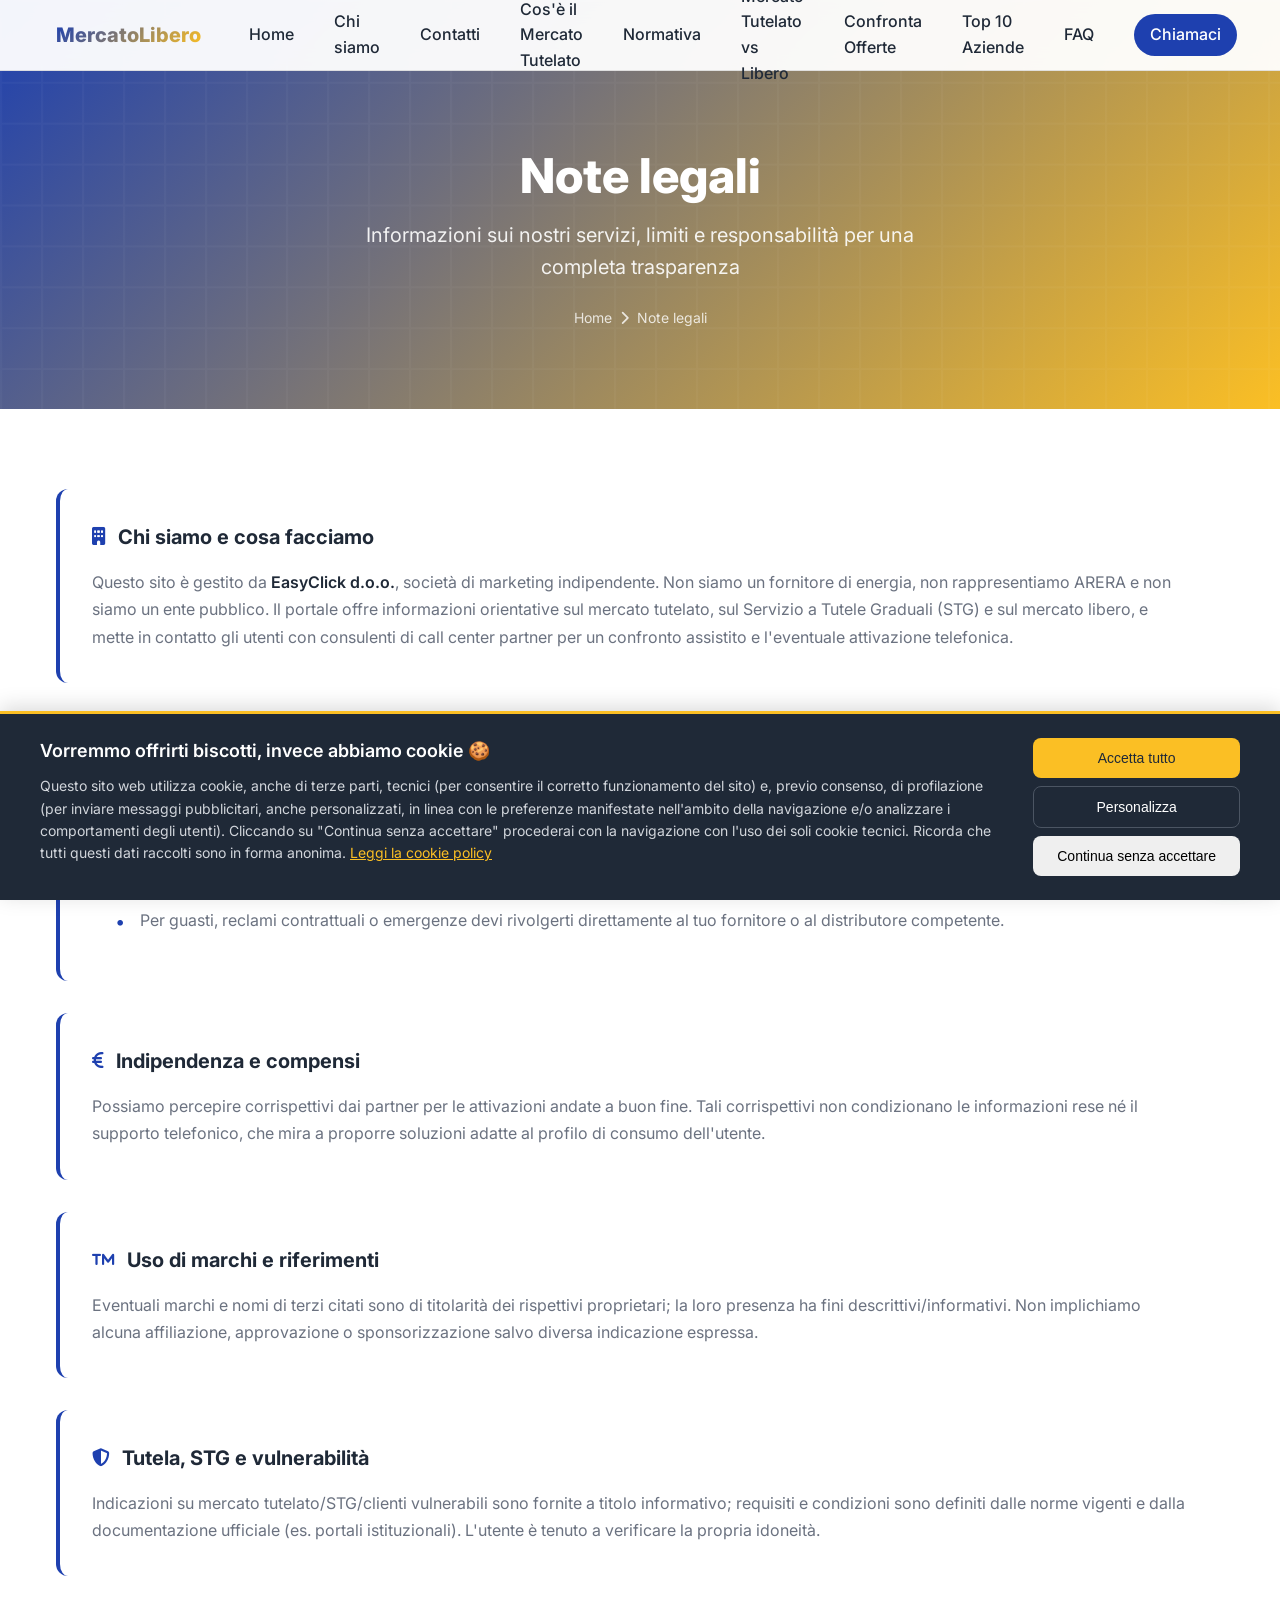
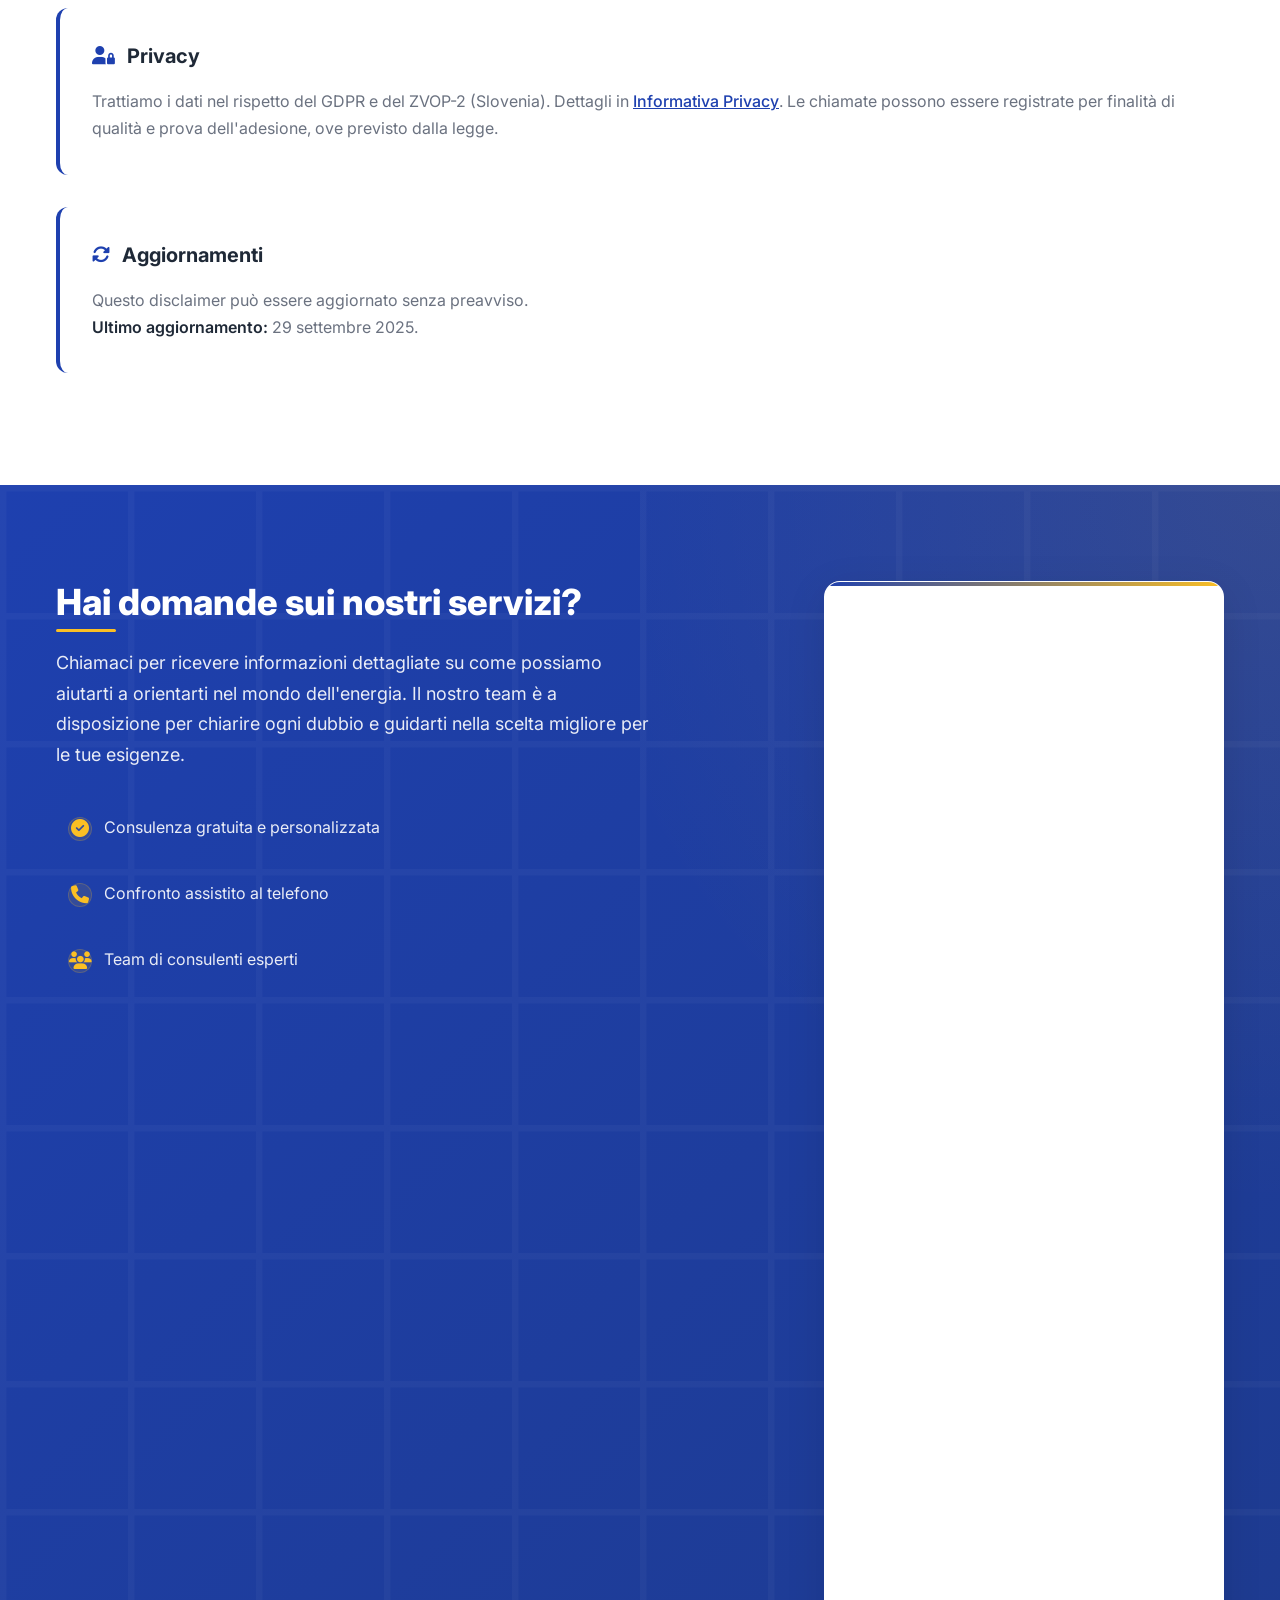
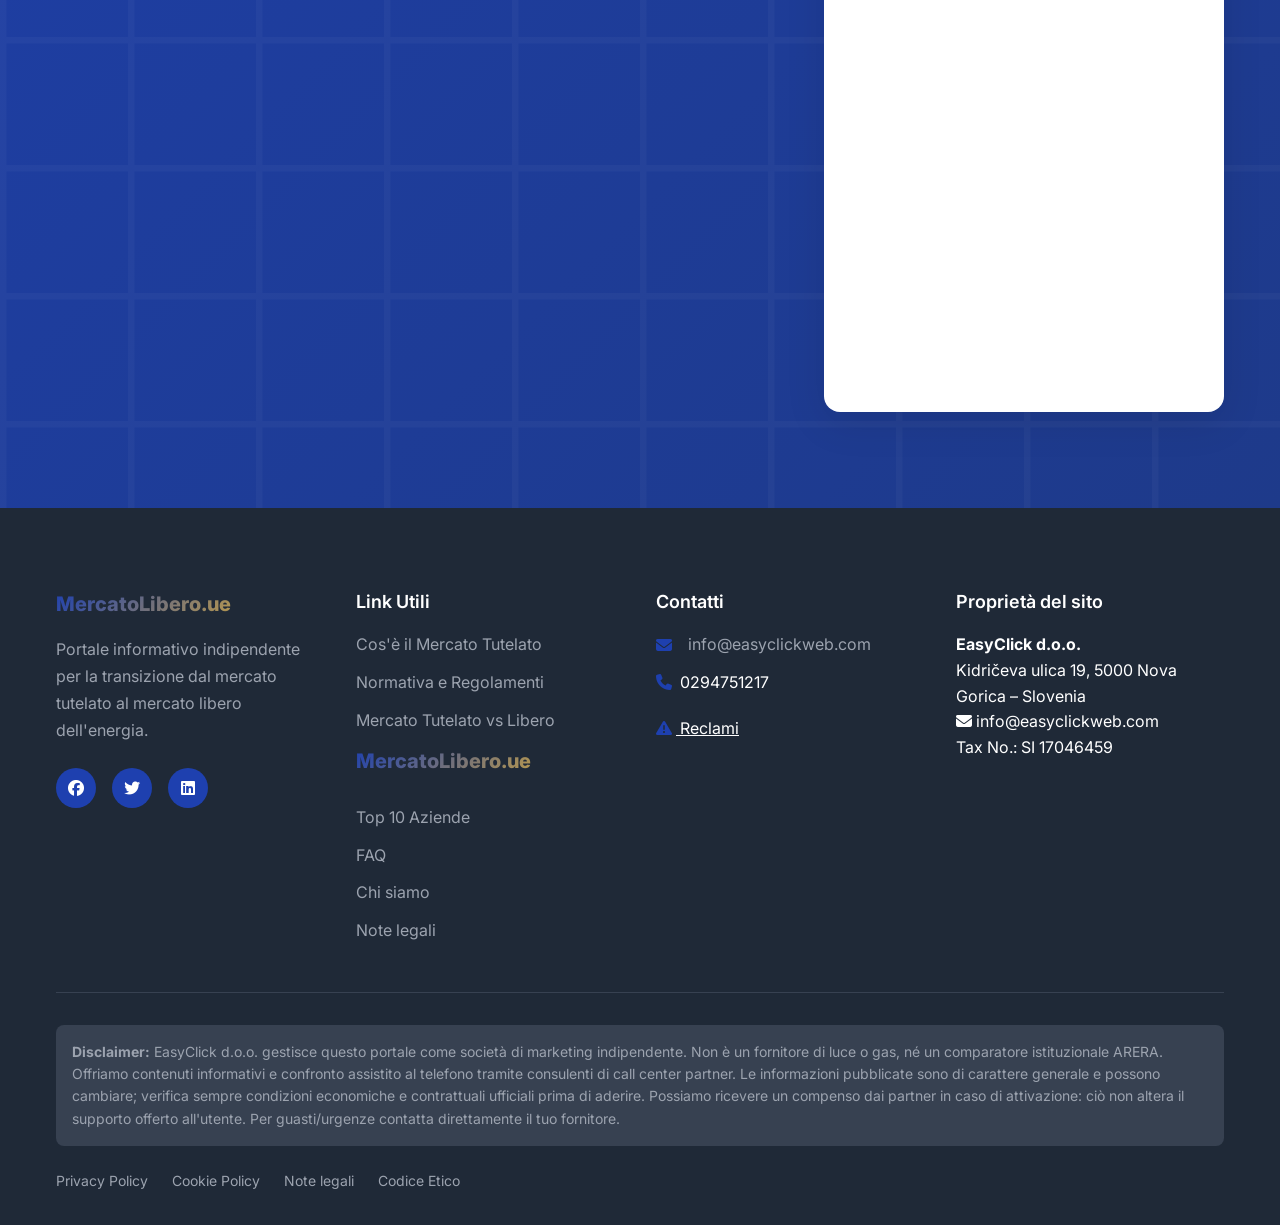
<file: note-legali.html>
<!DOCTYPE html>
<html lang="it">
<head>
    <!-- Google tag (gtag.js) -->
    <script async src="https://www.googletagmanager.com/gtag/js?id=G-N847EGJ1N3"></script>
    <script>
      window.dataLayer = window.dataLayer || [];
      function gtag(){dataLayer.push(arguments);}
      gtag('js', new Date());

      gtag('config', 'G-N847EGJ1N3');
    </script>
    <!-- Google tag (gtag.js) -->
    <script async src="https://www.googletagmanager.com/gtag/js?id=AW-17095151587"></script>
    <script>
      window.dataLayer = window.dataLayer || [];
      function gtag(){dataLayer.push(arguments);}
      gtag('js', new Date());

      gtag('config', 'AW-17095151587');
    </script>
    <!-- Microsoft Clarity -->
    <script type="text/javascript">
    (function(c,l,a,r,i,t,y){
        c[a]=c[a]||function(){(c[a].q=c[a].q||[]).push(arguments)};
        t=l.createElement(r);t.async=1;t.src="https://www.clarity.ms/tag/"+i;
        y=l.getElementsByTagName(r)[0];y.parentNode.insertBefore(t,y);
    })(window, document, "clarity", "script", "v6f7iinmea");
    </script>
    <meta charset="UTF-8">
    <meta name="viewport" content="width=device-width, initial-scale=1.0">
    <title>Note legali - MercatoLibero</title>
    <meta name="description" content="Note legali, termini di servizio e informazioni sui servizi offerti da MercatoLibero. Trasparenza e chiarezza sui nostri servizi di confronto e consulenza.">
    <link rel="stylesheet" href="css/style.css">
    <link rel="stylesheet" href="css/mobile-optimizations.css">
    <link href="https://fonts.googleapis.com/css2?family=Inter:wght@300;400;500;600;700;800&display=swap" rel="stylesheet">
    <link rel="stylesheet" href="https://cdnjs.cloudflare.com/ajax/libs/font-awesome/6.4.0/css/all.min.css">
    <link href="https://unpkg.com/aos@2.3.1/dist/aos.css" rel="stylesheet">
</head>
<body>
    <!-- Navigation -->
    <nav class="navbar">
        <div class="nav-container">
                <div class="nav-logo">
                <a href="index.html">MercatoLibero</a>
            </div>
            <div class="nav-menu" id="navMenu">
                <a href="index.html" class="nav-link">Home</a>
                <a href="chi-siamo.html" class="nav-link">Chi siamo</a>
                <a href="contatti.html" class="nav-link">Contatti</a>
                <a href="mercato-tutelato.html" class="nav-link">Cos'è il Mercato Tutelato</a>
                <a href="normativa.html" class="nav-link">Normativa</a>
                <a href="confronto.html" class="nav-link">Mercato Tutelato vs Libero</a>
                <a href="#form-analisi" class="nav-link">Confronta Offerte</a>
                <a href="aziende-luce-gas.html" class="nav-link">Top 10 Aziende</a>
                <a href="faq.html" class="nav-link">FAQ</a>
                <a href="tel:+390294751217" class="nav-link nav-cta">Chiamaci</a>
            </div>
            <button class="nav-toggle" id="navToggle" aria-controls="navMenu" aria-expanded="false" aria-label="Apri menu">
                <span class="bar" aria-hidden="true"></span>
                <span class="bar" aria-hidden="true"></span>
                <span class="bar" aria-hidden="true"></span>
            </button>
        </div>
    </nav>

    <!-- Page Header -->
    <section class="page-header">
        <div class="container">
            <div class="page-header-content" data-aos="fade-up">
                <h1 class="page-title">Note legali</h1>
                <p class="page-subtitle">
                    Informazioni sui nostri servizi, limiti e responsabilità per una completa trasparenza
                </p>
                <div class="breadcrumb">
                    <a href="index.html">Home</a>
                    <i class="fas fa-chevron-right"></i>
                    <span>Note legali</span>
                </div>
            </div>
        </div>
    </section>

    <!-- Legal Content Section -->
    <section class="legal-content">
        <div class="container">
            <div class="legal-section" data-aos="fade-up">
                <h2 class="legal-title">
                    <i class="fas fa-building"></i>
                    Chi siamo e cosa facciamo
                </h2>
                <div class="legal-text">
                    <p>
                        Questo sito è gestito da <strong>EasyClick d.o.o.</strong>, società di marketing indipendente. Non siamo un fornitore di energia, non rappresentiamo ARERA e non siamo un ente pubblico. Il portale offre informazioni orientative sul mercato tutelato, sul Servizio a Tutele Graduali (STG) e sul mercato libero, e mette in contatto gli utenti con consulenti di call center partner per un confronto assistito e l'eventuale attivazione telefonica.
                    </p>
                </div>
            </div>

            <div class="legal-section" data-aos="fade-up" data-aos-delay="100">
                <h2 class="legal-title">
                    <i class="fas fa-exclamation-triangle"></i>
                    Natura del servizio e limiti
                </h2>
                <div class="legal-text">
                    <ul class="legal-list">
                        <li>I contenuti hanno scopo informativo e possono non riflettere variazioni più recenti di prezzi, condizioni o normativa.</li>
                        <li>Il confronto non è esaustivo di tutte le offerte presenti sul mercato. La scelta finale resta all'utente.</li>
                        <li>Prima di aderire a qualsiasi offerta, leggi sempre foglio informativo, condizioni economiche e contrattuali ufficiali del fornitore.</li>
                        <li>Per guasti, reclami contrattuali o emergenze devi rivolgerti direttamente al tuo fornitore o al distributore competente.</li>
                    </ul>
                </div>
            </div>

            <div class="legal-section" data-aos="fade-up" data-aos-delay="200">
                <h2 class="legal-title">
                    <i class="fas fa-euro-sign"></i>
                    Indipendenza e compensi
                </h2>
                <div class="legal-text">
                    <p>
                        Possiamo percepire corrispettivi dai partner per le attivazioni andate a buon fine. Tali corrispettivi non condizionano le informazioni rese né il supporto telefonico, che mira a proporre soluzioni adatte al profilo di consumo dell'utente.
                    </p>
                </div>
            </div>

            <div class="legal-section" data-aos="fade-up" data-aos-delay="300">
                <h2 class="legal-title">
                    <i class="fas fa-trademark"></i>
                    Uso di marchi e riferimenti
                </h2>
                <div class="legal-text">
                    <p>
                        Eventuali marchi e nomi di terzi citati sono di titolarità dei rispettivi proprietari; la loro presenza ha fini descrittivi/informativi. Non implichiamo alcuna affiliazione, approvazione o sponsorizzazione salvo diversa indicazione espressa.
                    </p>
                </div>
            </div>

            <div class="legal-section" data-aos="fade-up" data-aos-delay="400">
                <h2 class="legal-title">
                    <i class="fas fa-shield-alt"></i>
                    Tutela, STG e vulnerabilità
                </h2>
                <div class="legal-text">
                    <p>
                        Indicazioni su mercato tutelato/STG/clienti vulnerabili sono fornite a titolo informativo; requisiti e condizioni sono definiti dalle norme vigenti e dalla documentazione ufficiale (es. portali istituzionali). L'utente è tenuto a verificare la propria idoneità.
                    </p>
                </div>
            </div>

            <div class="legal-section" data-aos="fade-up" data-aos-delay="500">
                <h2 class="legal-title">
                    <i class="fas fa-user-lock"></i>
                    Privacy
                </h2>
                <div class="legal-text">
                    <p>
                        Trattiamo i dati nel rispetto del GDPR e del ZVOP-2 (Slovenia). Dettagli in <a href="privacy-policy.html">Informativa Privacy</a>. Le chiamate possono essere registrate per finalità di qualità e prova dell'adesione, ove previsto dalla legge.
                    </p>
                </div>
            </div>

            <div class="legal-section" data-aos="fade-up" data-aos-delay="600">
                <h2 class="legal-title">
                    <i class="fas fa-sync-alt"></i>
                    Aggiornamenti
                </h2>
                <div class="legal-text">
                    <p>
                        Questo disclaimer può essere aggiornato senza preavviso. <br>
                        <strong>Ultimo aggiornamento:</strong> 29 settembre 2025.
                    </p>
                </div>
            </div>
        </div>
    </section>

    <!-- Contact Hero Section -->
    <section class="contact-hero" id="form-analisi">
        <div class="container">
            <div class="contact-content">
                <div class="contact-text" data-aos="fade-right">
                    <h2>Hai domande sui nostri servizi?</h2>
                    <p>Chiamaci per ricevere informazioni dettagliate su come possiamo aiutarti a orientarti nel mondo dell'energia. Il nostro team è a disposizione per chiarire ogni dubbio e guidarti nella scelta migliore per le tue esigenze.</p>
                    
                    <div class="contact-benefits">
                        <div class="benefit">
                            <i class="fas fa-check-circle"></i>
                            <span>Consulenza gratuita e personalizzata</span>
                        </div>
                        <div class="benefit">
                            <i class="fas fa-phone"></i>
                            <span>Confronto assistito al telefono</span>
                        </div>
                        <div class="benefit">
                            <i class="fas fa-users"></i>
                            <span>Team di consulenti esperti</span>
                        </div>
                    </div>
                </div>
                

                <div class="contact-form-card" data-aos="fade-left" data-aos-delay="200">
                    <div id="zf_div_8mZJf0m746aDrQc_lAt2QRL8i-AorA6-W7D1j3oLAGY">
                    </div>
                    <script type="text/javascript">
                    (function() {
                    try{
                    var f = document.createElement("iframe");

                    var ifrmSrc = 'https://forms.zohopublic.eu/easyclickstoritvedoo1/form/Contatti/formperma/8mZJf0m746aDrQc_lAt2QRL8i-AorA6-W7D1j3oLAGY?zf_rszfm=1';


                            try{
                    if ( typeof ZFAdvLead != "undefined" && typeof zfutm_zfAdvLead != "undefined" ) {
                    for( var prmIdx = 0 ; prmIdx < ZFAdvLead.utmPNameArr.length ; prmIdx ++ ) {
                        var utmPm = ZFAdvLead.utmPNameArr[ prmIdx ];
                        utmPm = ( ZFAdvLead.isSameDomian && ( ZFAdvLead.utmcustPNameArr.indexOf(utmPm) == -1 ) ) ? "zf_" + utmPm : utmPm;
                        var utmVal = zfutm_zfAdvLead.zfautm_gC_enc( ZFAdvLead.utmPNameArr[ prmIdx ] );
                        if ( typeof utmVal !== "undefined" ) {
                          if ( utmVal != "" ) {
                            if(ifrmSrc.indexOf('?') > 0){
                                 ifrmSrc = ifrmSrc+'&'+utmPm+'='+utmVal;
                            }else{
                                ifrmSrc = ifrmSrc+'?'+utmPm+'='+utmVal;
                            }
                          }
                        }
                    }
                    }
                    if ( typeof ZFLead !== "undefined" && typeof zfutm_zfLead !== "undefined" ) {
                    for( var prmIdx = 0 ; prmIdx < ZFLead.utmPNameArr.length ; prmIdx ++ ) {
                            var utmPm = ZFLead.utmPNameArr[ prmIdx ];
                            var utmVal = zfutm_zfLead.zfutm_gC_enc( ZFLead.utmPNameArr[ prmIdx ] );
                            if ( typeof utmVal !== "undefined" ) {
                              if ( utmVal != "" ){
                                if(ifrmSrc.indexOf('?') > 0){
                                  ifrmSrc = ifrmSrc+'&'+utmPm+'='+utmVal;//No I18N
                                }else{
                                  ifrmSrc = ifrmSrc+'?'+utmPm+'='+utmVal;//No I18N
                                }
                              }
                            }
                          }
                    }
                    }catch(e){}

                    f.src = ifrmSrc;
                    f.style.border="none";
                    f.style.height="1341px";
                    f.style.width="90%";
                    f.style.transition="all 0.5s ease";
                    f.setAttribute("aria-label", 'Contatti');

                    var d = document.getElementById("zf_div_8mZJf0m746aDrQc_lAt2QRL8i-AorA6-W7D1j3oLAGY");
                    d.appendChild(f);
                    window.addEventListener('message', function (){
                    var evntData = event.data;
                    if( evntData && evntData.constructor == String ){
                    var zf_ifrm_data = evntData.split("|");
                    if ( zf_ifrm_data.length == 2 || zf_ifrm_data.length == 3 ) {
                    var zf_perma = zf_ifrm_data[0];
                    var zf_ifrm_ht_nw = ( parseInt(zf_ifrm_data[1], 10) + 15 ) + "px";
                    var iframe = document.getElementById("zf_div_8mZJf0m746aDrQc_lAt2QRL8i-AorA6-W7D1j3oLAGY").getElementsByTagName("iframe")[0];
                    if ( (iframe.src).indexOf('formperma') > 0 && (iframe.src).indexOf(zf_perma) > 0 ) {
                    var prevIframeHeight = iframe.style.height;
                    var zf_tout = false;
                    if( zf_ifrm_data.length == 3 ) {
                        iframe.scrollIntoView();
                        zf_tout = true;
                    }

                    if ( prevIframeHeight != zf_ifrm_ht_nw ) {
                    if( zf_tout ) {
                        setTimeout(function(){
                            iframe.style.height = zf_ifrm_ht_nw;
                        },500);
                    } else {
                        iframe.style.height = zf_ifrm_ht_nw;
                    }
                    }
                    }
                    }
                    }
                    }, false);
                        }catch(e){}
                    })();
                    </script>
                </div>
            </div>
        </div>
    </section>

    <!-- Footer -->
    <footer class="footer" id="contatti">
        <div class="container">
            <div class="footer-content">
                <div class="footer-section">
                    <h3 class="footer-title">MercatoLibero.ue</h3>
                    <p class="footer-description">
                        Portale informativo indipendente per la transizione dal mercato tutelato al mercato libero dell'energia.
                    </p>
                    <div class="footer-social">
                        <a href="#" class="social-link"><i class="fab fa-facebook"></i></a>
                        <a href="#" class="social-link"><i class="fab fa-twitter"></i></a>
                        <a href="#" class="social-link"><i class="fab fa-linkedin"></i></a>
                    </div>
                </div>

                <div class="footer-section">
                    <h4 class="footer-subtitle">Link Utili</h4>
                    <ul class="footer-links">
                        <li><a href="mercato-tutelato.html">Cos'è il Mercato Tutelato</a></li>
                        <li><a href="normativa.html">Normativa e Regolamenti</a></li>
                        <li><a href="confronto.html">Mercato Tutelato vs Libero</a></li>
                    <h3 class="footer-title">MercatoLibero.ue</h3>
                        <li><a href="aziende-luce-gas.html">Top 10 Aziende</a></li>
                        <li><a href="faq.html">FAQ</a></li>
                        <li><a href="chi-siamo.html">Chi siamo</a></li>
                        <li><a href="note-legali.html">Note legali</a></li>
                    </ul>
                </div>

                <div class="footer-section">
                    <h4 class="footer-subtitle">Contatti</h4>
                    <div class="footer-contact">
                        <p><i class="fas fa-envelope"></i> info@easyclickweb.com</p>
                        <p><a href="tel:0294751217" style="color: #fff; text-decoration: none;"><i class="fas fa-phone"></i> 0294751217</a></p>
                    </div>
                    <div class="footer-contact" style="margin-top: 20px;">
                        <p><a href="mailto:reclami@easyclickweb.com" style="color: #fff; text-decoration: underline;"><i class="fas fa-exclamation-triangle"></i> Reclami</a></p>
                    </div>
                </div>

                <div class="footer-section">
                    <h4 class="footer-subtitle">Proprietà del sito</h4>
                    <div class="footer-company">
                        <p><strong>EasyClick d.o.o.</strong></p>
                        <p>Kidričeva ulica 19, 5000 Nova Gorica – Slovenia</p>
                        <p><i class="fas fa-envelope"></i> info@easyclickweb.com</p>
                        <p>Tax No.: SI 17046459</p>
                    </div>
                </div>
            </div>

            <div class="footer-bottom">
                <div class="footer-disclaimer">
                    <p>
                        <strong>Disclaimer:</strong> EasyClick d.o.o. gestisce questo portale come società di marketing indipendente. Non è un fornitore di luce o gas, né un comparatore istituzionale ARERA. Offriamo contenuti informativi e confronto assistito al telefono tramite consulenti di call center partner. Le informazioni pubblicate sono di carattere generale e possono cambiare; verifica sempre condizioni economiche e contrattuali ufficiali prima di aderire. Possiamo ricevere un compenso dai partner in caso di attivazione: ciò non altera il supporto offerto all'utente. Per guasti/urgenze contatta direttamente il tuo fornitore.
                    </p>
                </div>
                <div class="footer-legal">
                    <div class="legal-links">
                        <a href="privacy-policy.html">Privacy Policy</a>
                        <a href="cookie-policy.html">Cookie Policy</a>
                        <a href="note-legali.html">Note legali</a>
                        <a href="codice-etico.html">Codice Etico</a>
                    </div>
                </div>
            </div>
        </div>
    </footer>

    <!-- Cookie Banner -->
    <div id="cookieBanner" class="cookie-banner" style="display: none;">
        <div class="cookie-banner-content">
            <div class="cookie-banner-text">
                <h3>Vorremmo offrirti biscotti, invece abbiamo cookie 🍪</h3>
                <p>
                    Questo sito web utilizza cookie, anche di terze parti, 
                    tecnici (per consentire il corretto funzionamento del 
                    sito) e, previo consenso, di profilazione (per inviare 
                    messaggi pubblicitari, anche personalizzati, in linea con 
                    le preferenze manifestate nell'ambito della navigazione 
                    e/o analizzare i comportamenti degli utenti). Cliccando 
                    su "Continua senza accettare" procederai con la 
                    navigazione con l'uso dei soli cookie tecnici. Ricorda 
                    che tutti questi dati raccolti sono in forma anonima. 
                    <a href="cookie-policy.html">Leggi la cookie policy</a>
                </p>
            </div>
            <div class="cookie-banner-buttons">
                <button type="button" class="cookie-btn cookie-btn-accept" onclick="acceptAllCookies()">
                    Accetta tutto
                </button>
                <button type="button" class="cookie-btn cookie-btn-settings" onclick="openCookieSettings()">
                    Personalizza
                </button>
                <button type="button" class="cookie-btn cookie-btn-decline" onclick="declineAllCookies()">
                    Continua senza accettare
                </button>
            </div>
        </div>
    </div>

    <!-- Cookie Settings Modal -->
    <div id="cookieSettings" class="cookie-settings-modal">
        <div class="cookie-settings-content">
            <div class="cookie-settings-header">
                <h2>Impostazioni Cookie</h2>
                <button class="cookie-settings-close" onclick="closeCookieSettings()">&times;</button>
            </div>
            <div class="cookie-settings-body">
                <div class="cookie-category">
                    <div class="cookie-category-header">
                        <h3>Cookie Tecnici (Necessari)</h3>
                        <label class="cookie-toggle">
                            <input type="checkbox" checked disabled>
                            <span class="cookie-slider"></span>
                        </label>
                    </div>
                    <p>Questi cookie sono indispensabili per il corretto funzionamento del sito e non possono essere disattivati.</p>
                </div>
                
                <div class="cookie-category">
                    <div class="cookie-category-header">
                        <h3>Cookie Analitici</h3>
                        <label class="cookie-toggle">
                            <input type="checkbox" id="analyticsCookies">
                            <span class="cookie-slider"></span>
                        </label>
                    </div>
                    <p>Raccolgono informazioni sull'utilizzo del sito per migliorare le prestazioni e l'esperienza utente.</p>
                </div>
                
                <div class="cookie-category">
                    <div class="cookie-category-header">
                        <h3>Cookie di Marketing</h3>
                        <label class="cookie-toggle">
                            <input type="checkbox" id="marketingCookies">
                            <span class="cookie-slider"></span>
                        </label>
                    </div>
                    <p>Utilizzati per tracciare la navigazione e mostrare annunci personalizzati in base ai tuoi interessi.</p>
                </div>
            </div>
            <div class="cookie-settings-actions">
                <button type="button" class="btn btn-secondary" onclick="closeCookieSettings()">Annulla</button>
                <button type="button" class="btn btn-primary" onclick="saveCookiePreferences()">Salva Preferenze</button>
            </div>
        </div>
    </div>

    <!-- Back to Top Button -->
    <button class="back-to-top" id="backToTop">
        <i class="fas fa-chevron-up"></i>
    </button>

    <!-- Floating Call Button -->
    <div class="floating-call-btn">
        <a href="tel:+390294751217" title="Chiama Gratis">
            <i class="fas fa-phone"></i>
        </a>
    </div>

    <!-- Scripts -->
    <script src="https://unpkg.com/aos@2.3.1/dist/aos.js"></script>
    <script src="js/script.js"></script>
</body>
</html>
</file>
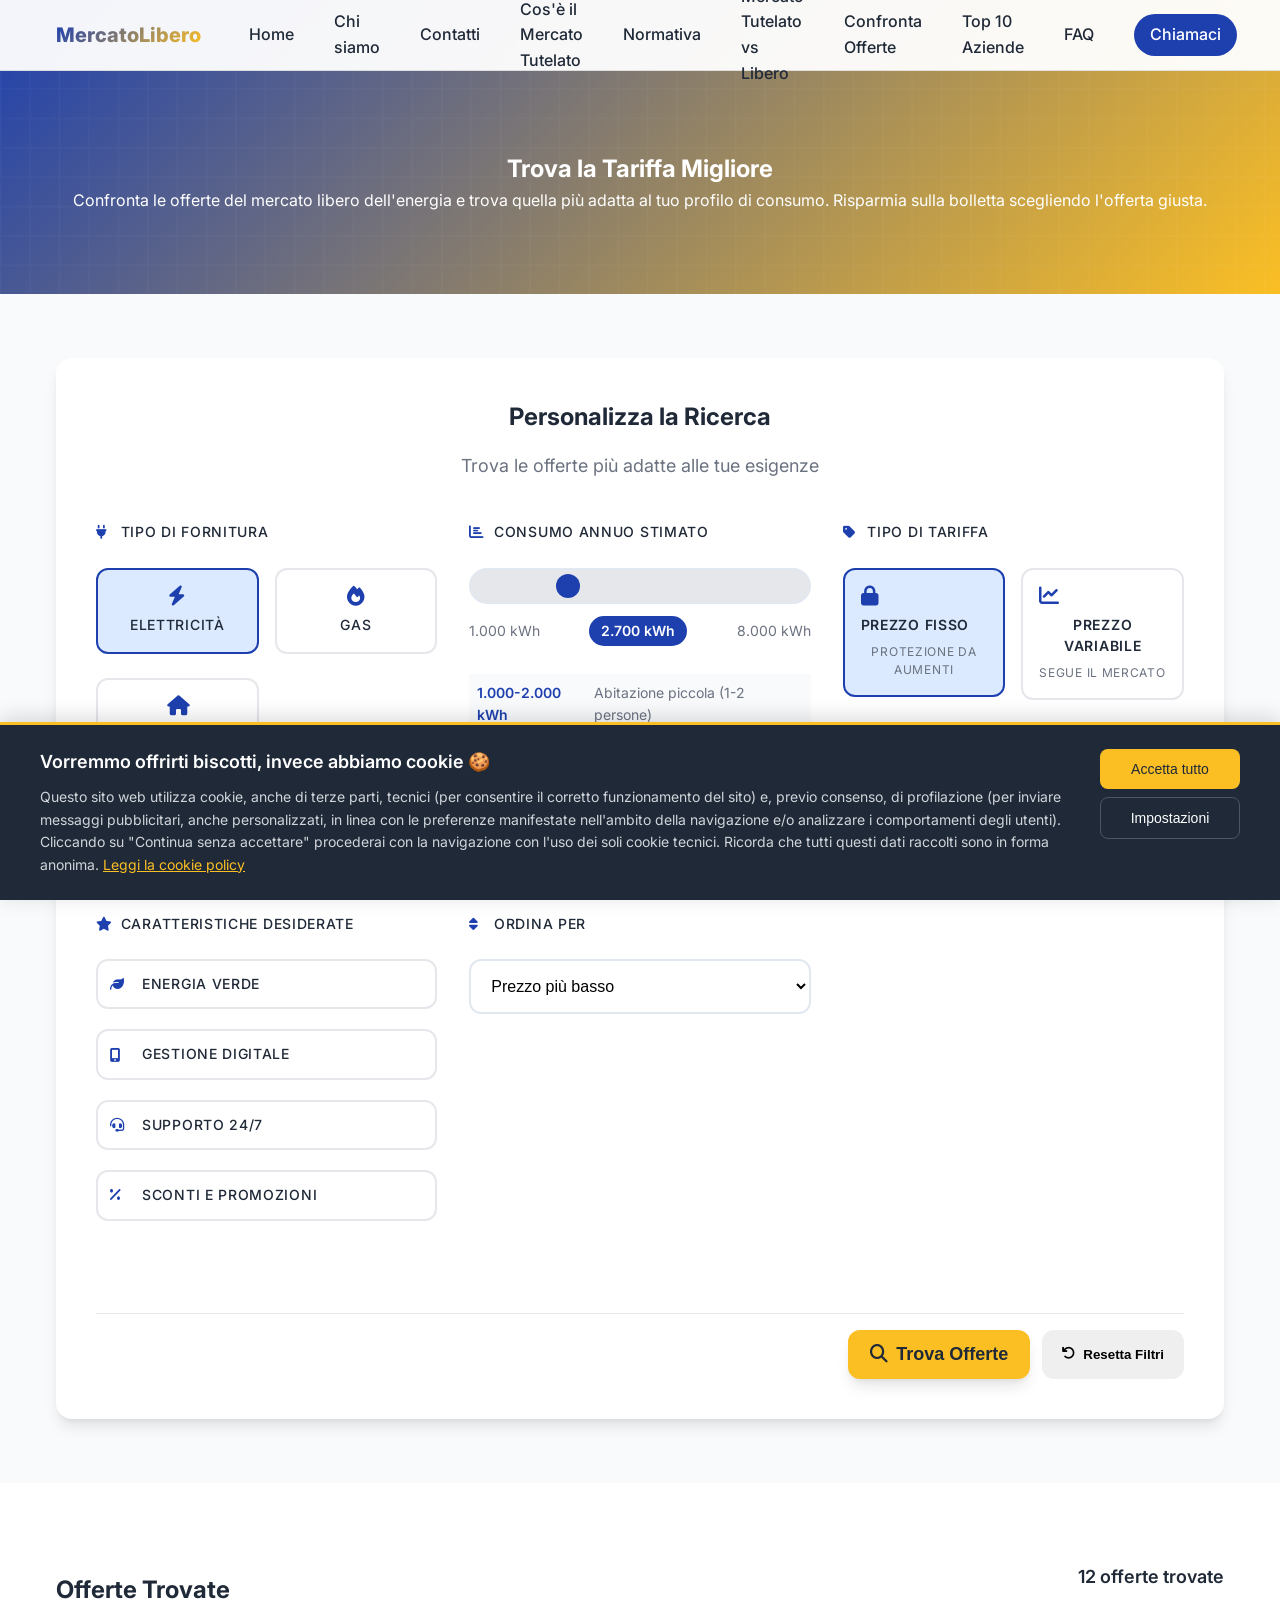
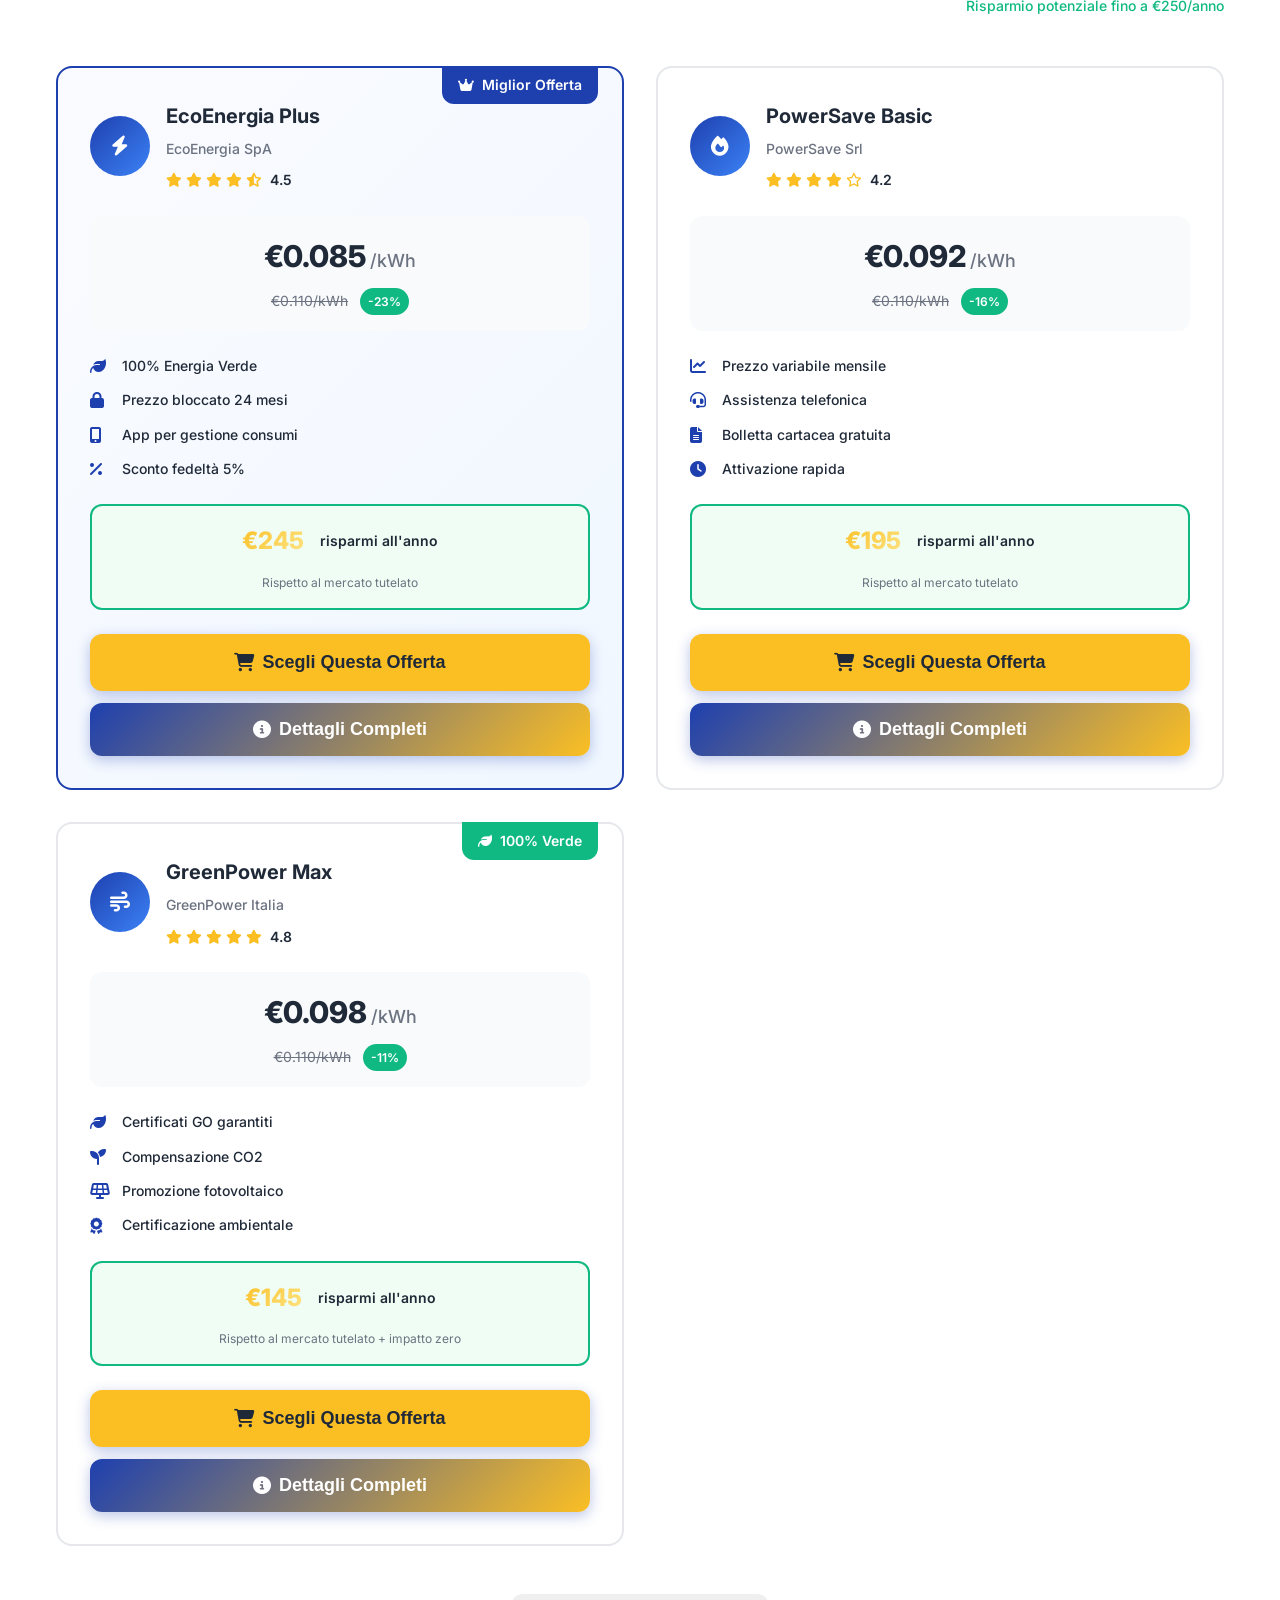
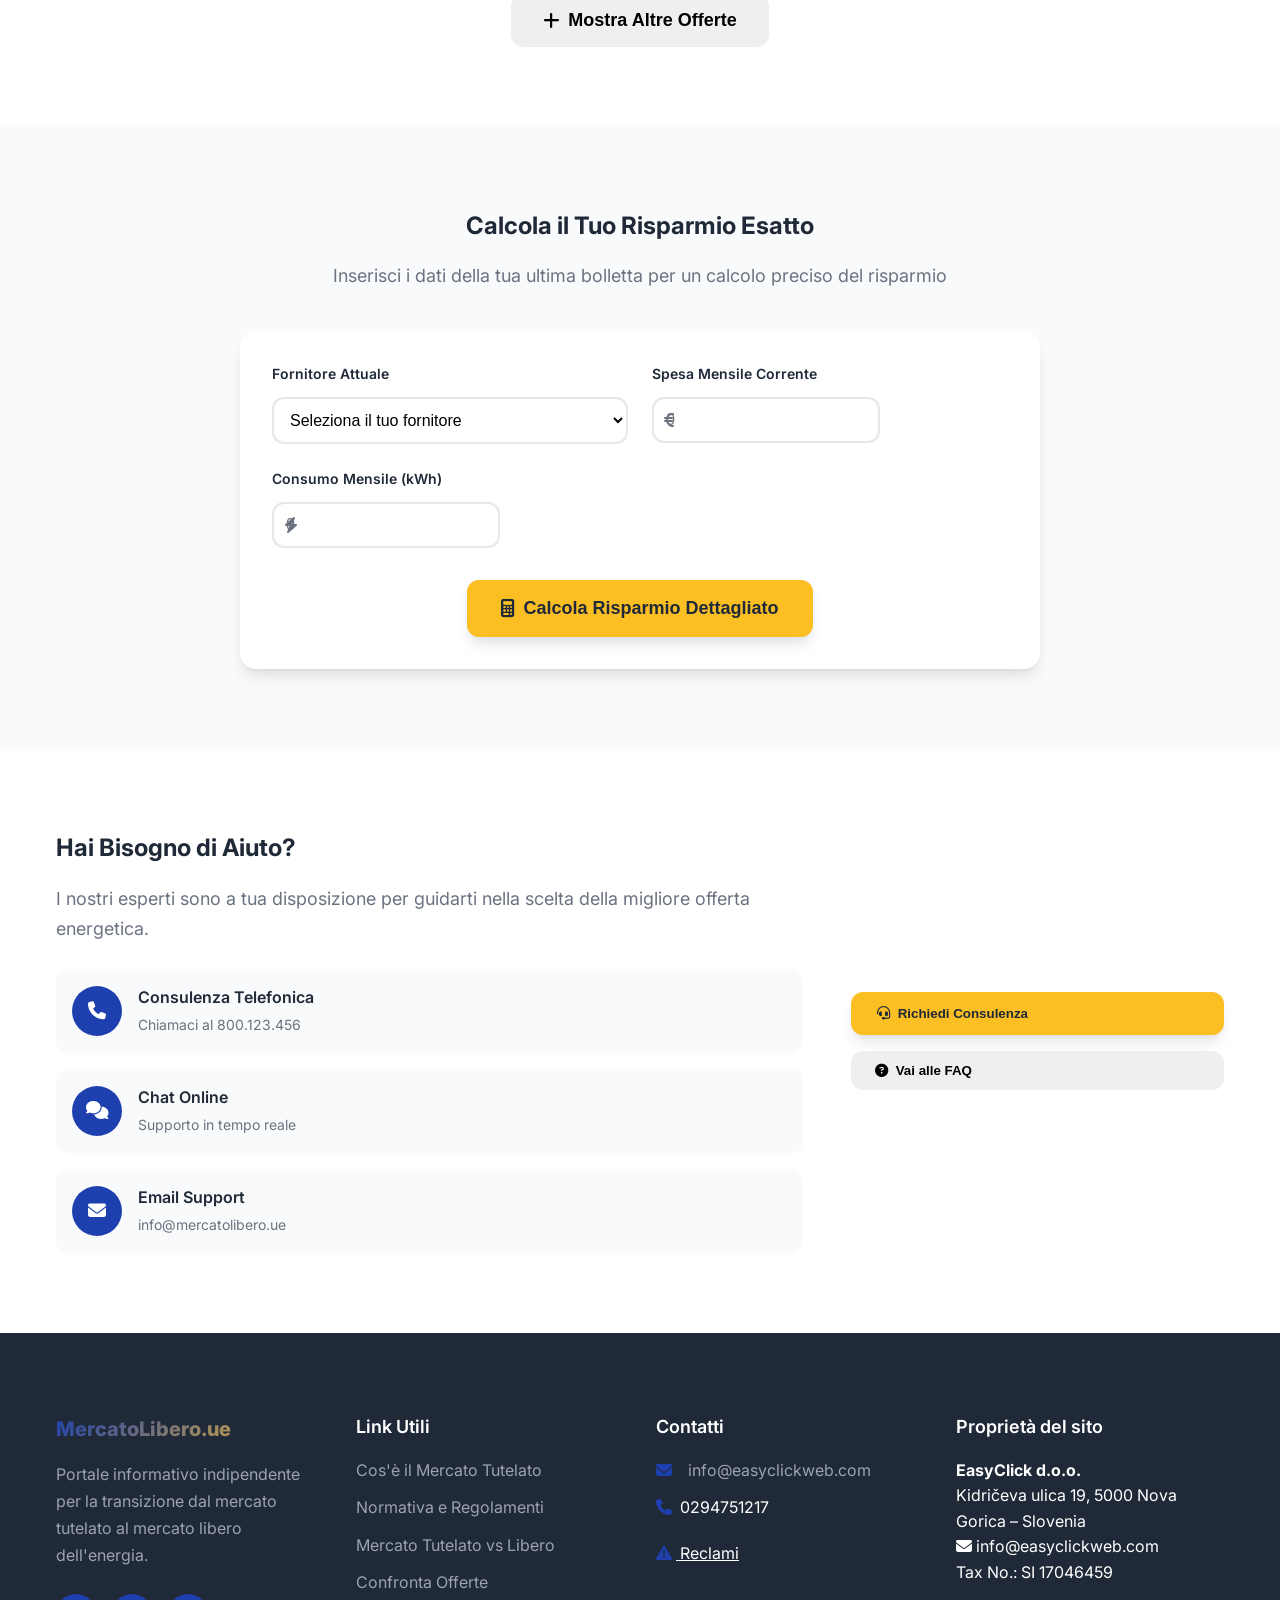
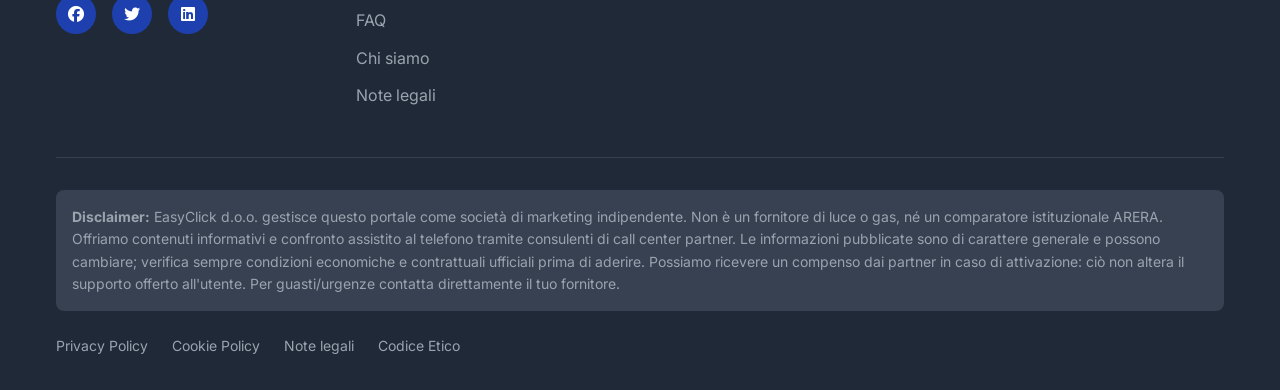
<file: offerte.html>
<!DOCTYPE html>
<html lang="it">
<head>
    <!-- Google tag (gtag.js) -->
    <script async src="https://www.googletagmanager.com/gtag/js?id=G-N847EGJ1N3"></script>
    <script>
      window.dataLayer = window.dataLayer || [];
      function gtag(){dataLayer.push(arguments);}
      gtag('js', new Date());

      gtag('config', 'G-N847EGJ1N3');
    </script>
    <!-- Google tag (gtag.js) -->
    <script async src="https://www.googletagmanager.com/gtag/js?id=AW-17095151587"></script>
    <script>
      window.dataLayer = window.dataLayer || [];
      function gtag(){dataLayer.push(arguments);}
      gtag('js', new Date());

      gtag('config', 'AW-17095151587');
    </script>
    <!-- Microsoft Clarity -->
    <script type="text/javascript">
    (function(c,l,a,r,i,t,y){
        c[a]=c[a]||function(){(c[a].q=c[a].q||[]).push(arguments)};
        t=l.createElement(r);t.async=1;t.src="https://www.clarity.ms/tag/"+i;
        y=l.getElementsByTagName(r)[0];y.parentNode.insertBefore(t,y);
    })(window, document, "clarity", "script", "v6f7iinmea");
    </script>
    <meta charset="UTF-8">
    <meta name="viewport" content="width=device-width, initial-scale=1.0">
    <title>Offerte Mercato Libero - MercatoLibero</title>
    <meta name="description" content="Confronta le migliori offerte del mercato libero dell'energia elettrica e gas. Trova la tariffa perfetta per il tuo profilo di consumo e risparmia sulla bolletta.">
    <link rel="stylesheet" href="css/style.css">
    <link rel="stylesheet" href="css/mobile-optimizations.css">
    <link rel="preconnect" href="https://fonts.googleapis.com">
    <link rel="preconnect" href="https://fonts.gstatic.com" crossorigin>
    <link href="https://fonts.googleapis.com/css2?family=Inter:wght@300;400;500;600;700;800&display=swap" rel="stylesheet">
    <link rel="stylesheet" href="https://cdnjs.cloudflare.com/ajax/libs/font-awesome/6.5.1/css/all.min.css">
    <link href="https://unpkg.com/aos@2.3.1/dist/aos.css" rel="stylesheet">
</head>
<body>
    <!-- Navigation -->
    <nav class="navbar">
        <div class="nav-container">
                <div class="nav-logo">
                <a href="index.html">MercatoLibero</a>
            </div>
            <div class="nav-menu" id="navMenu">
                <a href="index.html" class="nav-link">Home</a>
                <a href="chi-siamo.html" class="nav-link">Chi siamo</a>
                <a href="contatti.html" class="nav-link">Contatti</a>
                <a href="mercato-tutelato.html" class="nav-link">Cos'è il Mercato Tutelato</a>
                <a href="normativa.html" class="nav-link">Normativa</a>
                <a href="confronto.html" class="nav-link">Mercato Tutelato vs Libero</a>
                <a href="#" class="nav-link active" onclick="openContactModal('offerte'); return false;">Confronta Offerte</a>
                <a href="aziende-luce-gas.html" class="nav-link">Top 10 Aziende</a>
                <a href="faq.html" class="nav-link">FAQ</a>
                <a href="tel:+390294751217" class="nav-link nav-cta">Chiamaci</a>
            </div>
            <button class="nav-toggle" id="navToggle" aria-controls="navMenu" aria-expanded="false" aria-label="Apri menu">
                <span class="bar" aria-hidden="true"></span>
                <span class="bar" aria-hidden="true"></span>
                <span class="bar" aria-hidden="true"></span>
            </button>
        </div>
    </nav>

    <main>
        <!-- Page Header -->
        <section class="page-header">
            <div class="container">
                <div class="header-content" data-aos="fade-up">
                    <h1>Trova la Tariffa Migliore</h1>
                    <p>Confronta le offerte del mercato libero dell'energia e trova quella più adatta al tuo profilo di consumo. Risparmia sulla bolletta scegliendo l'offerta giusta.</p>
                </div>
            </div>
        </section>

        <!-- Filter Section -->
        <section class="filter-section">
            <div class="container">
                <div class="filter-wrapper" data-aos="fade-up">
                    <div class="filter-header">
                        <h2>Personalizza la Ricerca</h2>
                        <p>Trova le offerte più adatte alle tue esigenze</p>
                    </div>
                    
                    <form class="comparison-form" id="comparisonForm">
                        <div class="form-grid">
                            <!-- Tipo Fornitura -->
                            <div class="form-group">
                                <label for="fornituraType">
                                    <i class="fas fa-plug"></i>
                                    Tipo di Fornitura
                                </label>
                                <div class="radio-grid">
                                    <label class="radio-option">
                                        <input type="radio" name="fornitura" value="elettricita" checked>
                                        <span class="radio-label">
                                            <i class="fas fa-bolt"></i>
                                            Elettricità
                                        </span>
                                    </label>
                                    <label class="radio-option">
                                        <input type="radio" name="fornitura" value="gas">
                                        <span class="radio-label">
                                            <i class="fas fa-fire"></i>
                                            Gas
                                        </span>
                                    </label>
                                    <label class="radio-option">
                                        <input type="radio" name="fornitura" value="dual">
                                        <span class="radio-label">
                                            <i class="fas fa-home"></i>
                                            Dual Fuel
                                        </span>
                                    </label>
                                </div>
                            </div>

                            <!-- Consumo Annuo -->
                            <div class="form-group">
                                <label for="consumo">
                                    <i class="fas fa-chart-bar"></i>
                                    Consumo Annuo Stimato
                                </label>
                                <div class="range-wrapper">
                                    <input type="range" id="consumo" name="consumo" min="1000" max="8000" value="2700" step="100">
                                    <div class="range-labels">
                                        <span>1.000 kWh</span>
                                        <span id="consumoValue">2.700 kWh</span>
                                        <span>8.000 kWh</span>
                                    </div>
                                </div>
                                <div class="consumption-guide">
                                    <div class="guide-item">
                                        <span class="guide-range">1.000-2.000 kWh</span>
                                        <span class="guide-type">Abitazione piccola (1-2 persone)</span>
                                    </div>
                                    <div class="guide-item">
                                        <span class="guide-range">2.000-3.500 kWh</span>
                                        <span class="guide-type">Abitazione media (3-4 persone)</span>
                                    </div>
                                    <div class="guide-item">
                                        <span class="guide-range">3.500+ kWh</span>
                                        <span class="guide-type">Abitazione grande (5+ persone)</span>
                                    </div>
                                </div>
                            </div>

                            <!-- Tipo Tariffa -->
                            <div class="form-group">
                                <label>
                                    <i class="fas fa-tag"></i>
                                    Tipo di Tariffa
                                </label>
                                <div class="checkbox-grid">
                                    <label class="checkbox-option">
                                        <input type="checkbox" name="tariffaType" value="fisso" checked>
                                        <span class="checkbox-label">
                                            <i class="fas fa-lock"></i>
                                            <strong>Prezzo Fisso</strong>
                                            <small>Protezione da aumenti</small>
                                        </span>
                                    </label>
                                    <label class="checkbox-option">
                                        <input type="checkbox" name="tariffaType" value="variabile">
                                        <span class="checkbox-label">
                                            <i class="fas fa-chart-line"></i>
                                            <strong>Prezzo Variabile</strong>
                                            <small>Segue il mercato</small>
                                        </span>
                                    </label>
                                    <label class="checkbox-option">
                                        <input type="checkbox" name="tariffaType" value="indicizzato">
                                        <span class="checkbox-label">
                                            <i class="fas fa-exchange-alt"></i>
                                            <strong>Indicizzato</strong>
                                            <small>Legato a indici di mercato</small>
                                        </span>
                                    </label>
                                </div>
                            </div>

                            <!-- Caratteristiche Desiderate -->
                            <div class="form-group">
                                <label>
                                    <i class="fas fa-star"></i>
                                    Caratteristiche Desiderate
                                </label>
                                <div class="features-grid">
                                    <label class="feature-option">
                                        <input type="checkbox" name="features" value="green">
                                        <span class="feature-label">
                                            <i class="fas fa-leaf"></i>
                                            Energia Verde
                                        </span>
                                    </label>
                                    <label class="feature-option">
                                        <input type="checkbox" name="features" value="digital">
                                        <span class="feature-label">
                                            <i class="fas fa-mobile-alt"></i>
                                            Gestione Digitale
                                        </span>
                                    </label>
                                    <label class="feature-option">
                                        <input type="checkbox" name="features" value="supporto24">
                                        <span class="feature-label">
                                            <i class="fas fa-headset"></i>
                                            Supporto 24/7
                                        </span>
                                    </label>
                                    <label class="feature-option">
                                        <input type="checkbox" name="features" value="sconto">
                                        <span class="feature-label">
                                            <i class="fas fa-percentage"></i>
                                            Sconti e Promozioni
                                        </span>
                                    </label>
                                </div>
                            </div>

                            <!-- Ordinamento -->
                            <div class="form-group">
                                <label for="sortBy">
                                    <i class="fas fa-sort"></i>
                                    Ordina per
                                </label>
                                <select id="sortBy" name="sortBy" class="select-input">
                                    <option value="prezzo">Prezzo più basso</option>
                                    <option value="risparmio">Maggior risparmio</option>
                                    <option value="rating">Migliore valutazione</option>
                                    <option value="green">Sostenibilità</option>
                                </select>
                            </div>
                        </div>

                        <div class="form-actions">
                            <button type="submit" class="btn btn-primary btn-large">
                                <i class="fas fa-search"></i>
                                Trova Offerte
                            </button>
                            <button type="button" class="btn btn-outline" id="resetFilters">
                                <i class="fas fa-undo"></i>
                                Resetta Filtri
                            </button>
                        </div>
                    </form>
                </div>
            </div>
        </section>

        <!-- Offers Results -->
        <section class="offers-section">
            <div class="container">
                <div class="results-header" data-aos="fade-up">
                    <h2>Offerte Trovate</h2>
                    <div class="results-summary">
                        <span class="results-count">12 offerte trovate</span>
                        <span class="potential-savings">Risparmio potenziale fino a €250/anno</span>
                    </div>
                </div>

                <div class="offers-grid" data-aos="fade-up" data-aos-delay="100">
                    <!-- Offer Card 1 -->
                    <div class="offer-card featured">
                        <div class="offer-badge">
                            <i class="fas fa-crown"></i>
                            Miglior Offerta
                        </div>
                        
                        <div class="provider-info">
                            <div class="provider-logo">
                                <i class="fas fa-bolt"></i>
                            </div>
                            <div class="provider-details">
                                <h3>EcoEnergia Plus</h3>
                                <span class="provider-name">EcoEnergia SpA</span>
                                <div class="rating">
                                    <span class="stars">
                                        <i class="fas fa-star"></i>
                                        <i class="fas fa-star"></i>
                                        <i class="fas fa-star"></i>
                                        <i class="fas fa-star"></i>
                                        <i class="fas fa-star-half-alt"></i>
                                    </span>
                                    <span class="rating-score">4.5</span>
                                </div>
                            </div>
                        </div>

                        <div class="offer-price">
                            <div class="current-price">
                                <span class="price-value">€0.085</span>
                                <span class="price-unit">/kWh</span>
                            </div>
                            <div class="price-comparison">
                                <span class="old-price">€0.110/kWh</span>
                                <span class="savings">-23%</span>
                            </div>
                        </div>

                        <div class="offer-features">
                            <div class="feature-list">
                                <div class="feature-item">
                                    <i class="fas fa-leaf"></i>
                                    <span>100% Energia Verde</span>
                                </div>
                                <div class="feature-item">
                                    <i class="fas fa-lock"></i>
                                    <span>Prezzo bloccato 24 mesi</span>
                                </div>
                                <div class="feature-item">
                                    <i class="fas fa-mobile-alt"></i>
                                    <span>App per gestione consumi</span>
                                </div>
                                <div class="feature-item">
                                    <i class="fas fa-percentage"></i>
                                    <span>Sconto fedeltà 5%</span>
                                </div>
                            </div>
                        </div>

                        <div class="savings-estimate">
                            <div class="savings-amount">
                                <span class="amount">€245</span>
                                <span class="period">risparmi all'anno</span>
                            </div>
                            <div class="savings-details">
                                Rispetto al mercato tutelato
                            </div>
                        </div>

                        <div class="offer-actions">
                            <button class="btn btn-primary btn-full">
                                <i class="fas fa-shopping-cart"></i>
                                Scegli Questa Offerta
                            </button>
                            <button class="btn btn-outline btn-full">
                                <i class="fas fa-info-circle"></i>
                                Dettagli Completi
                            </button>
                        </div>
                    </div>

                    <!-- Offer Card 2 -->
                    <div class="offer-card">
                        <div class="provider-info">
                            <div class="provider-logo">
                                <i class="fas fa-fire"></i>
                            </div>
                            <div class="provider-details">
                                <h3>PowerSave Basic</h3>
                                <span class="provider-name">PowerSave Srl</span>
                                <div class="rating">
                                    <span class="stars">
                                        <i class="fas fa-star"></i>
                                        <i class="fas fa-star"></i>
                                        <i class="fas fa-star"></i>
                                        <i class="fas fa-star"></i>
                                        <i class="far fa-star"></i>
                                    </span>
                                    <span class="rating-score">4.2</span>
                                </div>
                            </div>
                        </div>

                        <div class="offer-price">
                            <div class="current-price">
                                <span class="price-value">€0.092</span>
                                <span class="price-unit">/kWh</span>
                            </div>
                            <div class="price-comparison">
                                <span class="old-price">€0.110/kWh</span>
                                <span class="savings">-16%</span>
                            </div>
                        </div>

                        <div class="offer-features">
                            <div class="feature-list">
                                <div class="feature-item">
                                    <i class="fas fa-chart-line"></i>
                                    <span>Prezzo variabile mensile</span>
                                </div>
                                <div class="feature-item">
                                    <i class="fas fa-headset"></i>
                                    <span>Assistenza telefonica</span>
                                </div>
                                <div class="feature-item">
                                    <i class="fas fa-file-alt"></i>
                                    <span>Bolletta cartacea gratuita</span>
                                </div>
                                <div class="feature-item">
                                    <i class="fas fa-clock"></i>
                                    <span>Attivazione rapida</span>
                                </div>
                            </div>
                        </div>

                        <div class="savings-estimate">
                            <div class="savings-amount">
                                <span class="amount">€195</span>
                                <span class="period">risparmi all'anno</span>
                            </div>
                            <div class="savings-details">
                                Rispetto al mercato tutelato
                            </div>
                        </div>

                        <div class="offer-actions">
                            <button class="btn btn-primary btn-full">
                                <i class="fas fa-shopping-cart"></i>
                                Scegli Questa Offerta
                            </button>
                            <button class="btn btn-outline btn-full">
                                <i class="fas fa-info-circle"></i>
                                Dettagli Completi
                            </button>
                        </div>
                    </div>

                    <!-- Offer Card 3 -->
                    <div class="offer-card">
                        <div class="offer-badge green">
                            <i class="fas fa-leaf"></i>
                            100% Verde
                        </div>
                        
                        <div class="provider-info">
                            <div class="provider-logo">
                                <i class="fas fa-wind"></i>
                            </div>
                            <div class="provider-details">
                                <h3>GreenPower Max</h3>
                                <span class="provider-name">GreenPower Italia</span>
                                <div class="rating">
                                    <span class="stars">
                                        <i class="fas fa-star"></i>
                                        <i class="fas fa-star"></i>
                                        <i class="fas fa-star"></i>
                                        <i class="fas fa-star"></i>
                                        <i class="fas fa-star"></i>
                                    </span>
                                    <span class="rating-score">4.8</span>
                                </div>
                            </div>
                        </div>

                        <div class="offer-price">
                            <div class="current-price">
                                <span class="price-value">€0.098</span>
                                <span class="price-unit">/kWh</span>
                            </div>
                            <div class="price-comparison">
                                <span class="old-price">€0.110/kWh</span>
                                <span class="savings">-11%</span>
                            </div>
                        </div>

                        <div class="offer-features">
                            <div class="feature-list">
                                <div class="feature-item">
                                    <i class="fas fa-leaf"></i>
                                    <span>Certificati GO garantiti</span>
                                </div>
                                <div class="feature-item">
                                    <i class="fas fa-seedling"></i>
                                    <span>Compensazione CO2</span>
                                </div>
                                <div class="feature-item">
                                    <i class="fas fa-solar-panel"></i>
                                    <span>Promozione fotovoltaico</span>
                                </div>
                                <div class="feature-item">
                                    <i class="fas fa-award"></i>
                                    <span>Certificazione ambientale</span>
                                </div>
                            </div>
                        </div>

                        <div class="savings-estimate">
                            <div class="savings-amount">
                                <span class="amount">€145</span>
                                <span class="period">risparmi all'anno</span>
                            </div>
                            <div class="savings-details">
                                Rispetto al mercato tutelato + impatto zero
                            </div>
                        </div>

                        <div class="offer-actions">
                            <button class="btn btn-primary btn-full">
                                <i class="fas fa-shopping-cart"></i>
                                Scegli Questa Offerta
                            </button>
                            <button class="btn btn-outline btn-full">
                                <i class="fas fa-info-circle"></i>
                                Dettagli Completi
                            </button>
                        </div>
                    </div>
                </div>

                <div class="load-more" data-aos="fade-up">
                    <button class="btn btn-outline btn-large">
                        <i class="fas fa-plus"></i>
                        Mostra Altre Offerte
                    </button>
                </div>
            </div>
        </section>

        <!-- Calculator Section -->
        <section class="calculator-section">
            <div class="container">
                <div class="calculator-content" data-aos="fade-up">
                    <div class="calculator-header">
                        <h2>Calcola il Tuo Risparmio Esatto</h2>
                        <p>Inserisci i dati della tua ultima bolletta per un calcolo preciso del risparmio</p>
                    </div>
                    
                    <div class="calculator-form">
                        <div class="input-grid">
                            <div class="input-group">
                                <label for="currentProvider">Fornitore Attuale</label>
                                <select id="currentProvider" class="select-input">
                                    <option value="">Seleziona il tuo fornitore</option>
                                    <option value="servizio-elettrico">Servizio Elettrico Nazionale</option>
                                    <option value="acquirente-unico">Acquirente Unico</option>
                                    <option value="altro">Altro fornitore</option>
                                </select>
                            </div>
                            
                            <div class="input-group">
                                <label for="monthlyBill">Spesa Mensile Corrente</label>
                                <div class="input-with-icon">
                                    <i class="fas fa-euro-sign"></i>
                                    <input type="number" id="monthlyBill" placeholder="0" min="0" step="0.01">
                                </div>
                            </div>
                            
                            <div class="input-group">
                                <label for="monthlyConsumption">Consumo Mensile (kWh)</label>
                                <div class="input-with-icon">
                                    <i class="fas fa-bolt"></i>
                                    <input type="number" id="monthlyConsumption" placeholder="0" min="0">
                                </div>
                            </div>
                        </div>
                        
                        <button class="btn btn-primary btn-large">
                            <i class="fas fa-calculator"></i>
                            Calcola Risparmio Dettagliato
                        </button>
                    </div>
                </div>
            </div>
        </section>

        <!-- Help Section -->
        <section class="help-section">
            <div class="container">
                <div class="help-content" data-aos="fade-up">
                    <div class="help-text">
                        <h2>Hai Bisogno di Aiuto?</h2>
                        <p>I nostri esperti sono a tua disposizione per guidarti nella scelta della migliore offerta energetica.</p>
                        
                        <div class="help-features">
                            <div class="help-feature">
                                <i class="fas fa-phone"></i>
                                <div>
                                    <strong>Consulenza Telefonica</strong>
                                    <span>Chiamaci al 800.123.456</span>
                                </div>
                            </div>
                            <div class="help-feature">
                                <i class="fas fa-comments"></i>
                                <div>
                                    <strong>Chat Online</strong>
                                    <span>Supporto in tempo reale</span>
                                </div>
                            </div>
                            <div class="help-feature">
                                <i class="fas fa-envelope"></i>
                                <div>
                                    <strong>Email Support</strong>
                                    <span>info@mercatolibero.ue</span>
                                </div>
                            </div>
                        </div>
                    </div>
                    
                    <div class="help-actions">
                        <button class="btn btn-primary">
                            <i class="fas fa-headset"></i>
                            Richiedi Consulenza
                        </button>
                        <button class="btn btn-outline">
                            <i class="fas fa-question-circle"></i>
                            Vai alle FAQ
                        </button>
                    </div>
                </div>
            </div>
        </section>
    </main>

    <!-- Footer -->
    <footer class="footer" id="contatti">
        <div class="container">
            <div class="footer-content">
                <div class="footer-section">
                    <h3 class="footer-title">MercatoLibero.ue</h3>
                    <p class="footer-description">
                        Portale informativo indipendente per la transizione dal mercato tutelato al mercato libero dell'energia.
                    </p>
                    <div class="footer-social">
                        <a href="#" class="social-link"><i class="fab fa-facebook"></i></a>
                        <a href="#" class="social-link"><i class="fab fa-twitter"></i></a>
                        <a href="#" class="social-link"><i class="fab fa-linkedin"></i></a>
                    </div>
                </div>

                <div class="footer-section">
                    <h4 class="footer-subtitle">Link Utili</h4>
                    <ul class="footer-links">
                        <li><a href="mercato-tutelato.html">Cos'è il Mercato Tutelato</a></li>
                        <li><a href="normativa.html">Normativa e Regolamenti</a></li>
                        <li><a href="confronto.html">Mercato Tutelato vs Libero</a></li>
                        <li><a href="#" onclick="openContactModal('offerte'); return false;">Confronta Offerte</a></li>
                        <li><a href="faq.html">FAQ</a></li>
                        <li><a href="chi-siamo.html">Chi siamo</a></li>
                        <li><a href="note-legali.html">Note legali</a></li>
                    </ul>
                </div>

                <div class="footer-section">
                    <h4 class="footer-subtitle">Contatti</h4>
                    <div class="footer-contact">
                        <p><i class="fas fa-envelope"></i> info@easyclickweb.com</p>
                        <p><a href="tel:0294751217" style="color: #fff; text-decoration: none;"><i class="fas fa-phone"></i> 0294751217</a></p>
                    </div>
                    <div class="footer-contact" style="margin-top: 20px;">
                        <p><a href="mailto:reclami@easyclickweb.com" style="color: #fff; text-decoration: underline;"><i class="fas fa-exclamation-triangle"></i> Reclami</a></p>
                    </div>
                </div>

                <div class="footer-section">
                    <h4 class="footer-subtitle">Proprietà del sito</h4>
                    <div class="footer-company">
                        <p><strong>EasyClick d.o.o.</strong></p>
                        <p>Kidričeva ulica 19, 5000 Nova Gorica – Slovenia</p>
                        <p><i class="fas fa-envelope"></i> info@easyclickweb.com</p>
                        <p>Tax No.: SI 17046459</p>
                    </div>
                </div>
            </div>

            <div class="footer-bottom">
                <div class="footer-disclaimer">
                    <p>
                        <strong>Disclaimer:</strong> EasyClick d.o.o. gestisce questo portale come società di marketing indipendente. Non è un fornitore di luce o gas, né un comparatore istituzionale ARERA. Offriamo contenuti informativi e confronto assistito al telefono tramite consulenti di call center partner. Le informazioni pubblicate sono di carattere generale e possono cambiare; verifica sempre condizioni economiche e contrattuali ufficiali prima di aderire. Possiamo ricevere un compenso dai partner in caso di attivazione: ciò non altera il supporto offerto all'utente. Per guasti/urgenze contatta direttamente il tuo fornitore.
                    </p>
                </div>
                <div class="footer-legal">
                    <div class="legal-links">
                        <a href="privacy-policy.html">Privacy Policy</a>
                        <a href="cookie-policy.html">Cookie Policy</a>
                        <a href="note-legali.html">Note legali</a>
                        <a href="codice-etico.html">Codice Etico</a>
                    </div>
                </div>
            </div>
        </div>
    </footer>

    <!-- Cookie Banner -->
    <div id="cookieBanner" class="cookie-banner" style="display: none;">
        <div class="cookie-banner-content">
            <div class="cookie-banner-text">
                <h3>Vorremmo offrirti biscotti, invece abbiamo cookie 🍪</h3>
                <p>
                    Questo sito web utilizza cookie, anche di terze parti, 
                    tecnici (per consentire il corretto funzionamento del 
                    sito) e, previo consenso, di profilazione (per inviare 
                    messaggi pubblicitari, anche personalizzati, in linea con 
                    le preferenze manifestate nell'ambito della navigazione 
                    e/o analizzare i comportamenti degli utenti). Cliccando 
                    su "Continua senza accettare" procederai con la 
                    navigazione con l'uso dei soli cookie tecnici. Ricorda 
                    che tutti questi dati raccolti sono in forma anonima. 
                    <a href="cookie-policy.html">Leggi la cookie policy</a>
                </p>
            </div>
            <div class="cookie-banner-buttons">
                <button type="button" class="cookie-btn cookie-btn-accept" onclick="acceptAllCookies()">
                    Accetta tutto
                </button>
                <button type="button" class="cookie-btn cookie-btn-settings" onclick="openCookieSettings()">
                    Impostazioni
                </button>
            </div>
        </div>
    </div>

    <!-- Cookie Settings Modal -->
    <div id="cookieSettingsModal" class="cookie-settings-modal">
        <div class="cookie-settings-content">
            <div class="cookie-settings-header">
                <h2>Impostazioni Cookie</h2>
                <button class="cookie-settings-close" onclick="closeCookieSettings()">&times;</button>
            </div>
            <div class="cookie-settings-body">
                <div class="cookie-category">
                    <div class="cookie-category-header">
                        <h3>Cookie Tecnici (Necessari)</h3>
                        <label class="cookie-toggle">
                            <input type="checkbox" checked disabled>
                            <span class="cookie-slider"></span>
                        </label>
                    </div>
                    <p>Questi cookie sono indispensabili per il corretto funzionamento del sito e non possono essere disattivati.</p>
                </div>
                
                <div class="cookie-category">
                    <div class="cookie-category-header">
                        <h3>Cookie Analitici</h3>
                        <label class="cookie-toggle">
                            <input type="checkbox" id="analyticsCookies">
                            <span class="cookie-slider"></span>
                        </label>
                    </div>
                    <p>Raccolgono informazioni sull'utilizzo del sito per migliorare le prestazioni e l'esperienza utente.</p>
                </div>
                
                <div class="cookie-category">
                    <div class="cookie-category-header">
                        <h3>Cookie di Marketing</h3>
                        <label class="cookie-toggle">
                            <input type="checkbox" id="marketingCookies">
                            <span class="cookie-slider"></span>
                        </label>
                    </div>
                    <p>Utilizzati per tracciare la navigazione e mostrare annunci personalizzati in base ai tuoi interessi.</p>
                </div>
            </div>
            <div class="cookie-settings-actions">
                <button type="button" class="btn btn-secondary" onclick="closeCookieSettings()">Annulla</button>
                <button type="button" class="btn btn-primary" onclick="saveCookiePreferences()">Salva Preferenze</button>
            </div>
        </div>
    </div>

    <!-- Contact Form Modal -->
    <div id="contactModal" class="modal">
        <div class="modal-content">
            <div class="modal-header">
                <h2>Compila i tuoi dati</h2>
                <span class="close" onclick="closeContactModal()">&times;</span>
            </div>
            <div class="modal-body">
                <div id="zf_div_8mZJf0m746aDrQc_lAt2QRL8i-AorA6-W7D1j3oLAGY">
                </div>
                <script type="text/javascript">
                (function() {
                try{
                var f = document.createElement("iframe");

                var ifrmSrc = 'https://forms.zohopublic.eu/easyclickstoritvedoo1/form/Contatti/formperma/8mZJf0m746aDrQc_lAt2QRL8i-AorA6-W7D1j3oLAGY?zf_rszfm=1';


                        try{
                if ( typeof ZFAdvLead != "undefined" && typeof zfutm_zfAdvLead != "undefined" ) {
                for( var prmIdx = 0 ; prmIdx < ZFAdvLead.utmPNameArr.length ; prmIdx ++ ) {
                    var utmPm = ZFAdvLead.utmPNameArr[ prmIdx ];
                    utmPm = ( ZFAdvLead.isSameDomian && ( ZFAdvLead.utmcustPNameArr.indexOf(utmPm) == -1 ) ) ? "zf_" + utmPm : utmPm;
                    var utmVal = zfutm_zfAdvLead.zfautm_gC_enc( ZFAdvLead.utmPNameArr[ prmIdx ] );
                    if ( typeof utmVal !== "undefined" ) {
                      if ( utmVal != "" ) {
                        if(ifrmSrc.indexOf('?') > 0){
                             ifrmSrc = ifrmSrc+'&'+utmPm+'='+utmVal;
                        }else{
                            ifrmSrc = ifrmSrc+'?'+utmPm+'='+utmVal;
                        }
                      }
                    }
                }
                }
                if ( typeof ZFLead !== "undefined" && typeof zfutm_zfLead !== "undefined" ) {
                for( var prmIdx = 0 ; prmIdx < ZFLead.utmPNameArr.length ; prmIdx ++ ) {
                        var utmPm = ZFLead.utmPNameArr[ prmIdx ];
                        var utmVal = zfutm_zfLead.zfutm_gC_enc( ZFLead.utmPNameArr[ prmIdx ] );
                        if ( typeof utmVal !== "undefined" ) {
                          if ( utmVal != "" ){
                            if(ifrmSrc.indexOf('?') > 0){
                              ifrmSrc = ifrmSrc+'&'+utmPm+'='+utmVal;//No I18N
                            }else{
                              ifrmSrc = ifrmSrc+'?'+utmPm+'='+utmVal;//No I18N
                            }
                          }
                        }
                      }
                }
                }catch(e){}

                f.src = ifrmSrc;
                f.style.border="none";
                f.style.height="1341px";
                f.style.width="90%";
                f.style.transition="all 0.5s ease";
                f.setAttribute("aria-label", 'Contatti');

                var d = document.getElementById("zf_div_8mZJf0m746aDrQc_lAt2QRL8i-AorA6-W7D1j3oLAGY");
                d.appendChild(f);
                window.addEventListener('message', function (){
                var evntData = event.data;
                if( evntData && evntData.constructor == String ){
                var zf_ifrm_data = evntData.split("|");
                if ( zf_ifrm_data.length == 2 || zf_ifrm_data.length == 3 ) {
                var zf_perma = zf_ifrm_data[0];
                var zf_ifrm_ht_nw = ( parseInt(zf_ifrm_data[1], 10) + 15 ) + "px";
                var iframe = document.getElementById("zf_div_8mZJf0m746aDrQc_lAt2QRL8i-AorA6-W7D1j3oLAGY").getElementsByTagName("iframe")[0];
                if ( (iframe.src).indexOf('formperma') > 0 && (iframe.src).indexOf(zf_perma) > 0 ) {
                var prevIframeHeight = iframe.style.height;
                var zf_tout = false;
                if( zf_ifrm_data.length == 3 ) {
                    iframe.scrollIntoView();
                    zf_tout = true;
                }

                if ( prevIframeHeight != zf_ifrm_ht_nw ) {
                if( zf_tout ) {
                    setTimeout(function(){
                        iframe.style.height = zf_ifrm_ht_nw;
                    },500);
                } else {
                    iframe.style.height = zf_ifrm_ht_nw;
                }
                }
                }
                }
                }
                }, false);
                    }catch(e){}
                })();
                </script>
            </div>
        </div>
    </div>

    <!-- Floating Call Button -->
    <a href="tel:+390294751217" class="floating-call-btn" aria-label="Chiama ora">
        <i class="fas fa-phone"></i>
    </a>

    <script src="https://unpkg.com/aos@2.3.1/dist/aos.js"></script>
    <script src="js/script.js"></script>
</body>
</html>
</file>
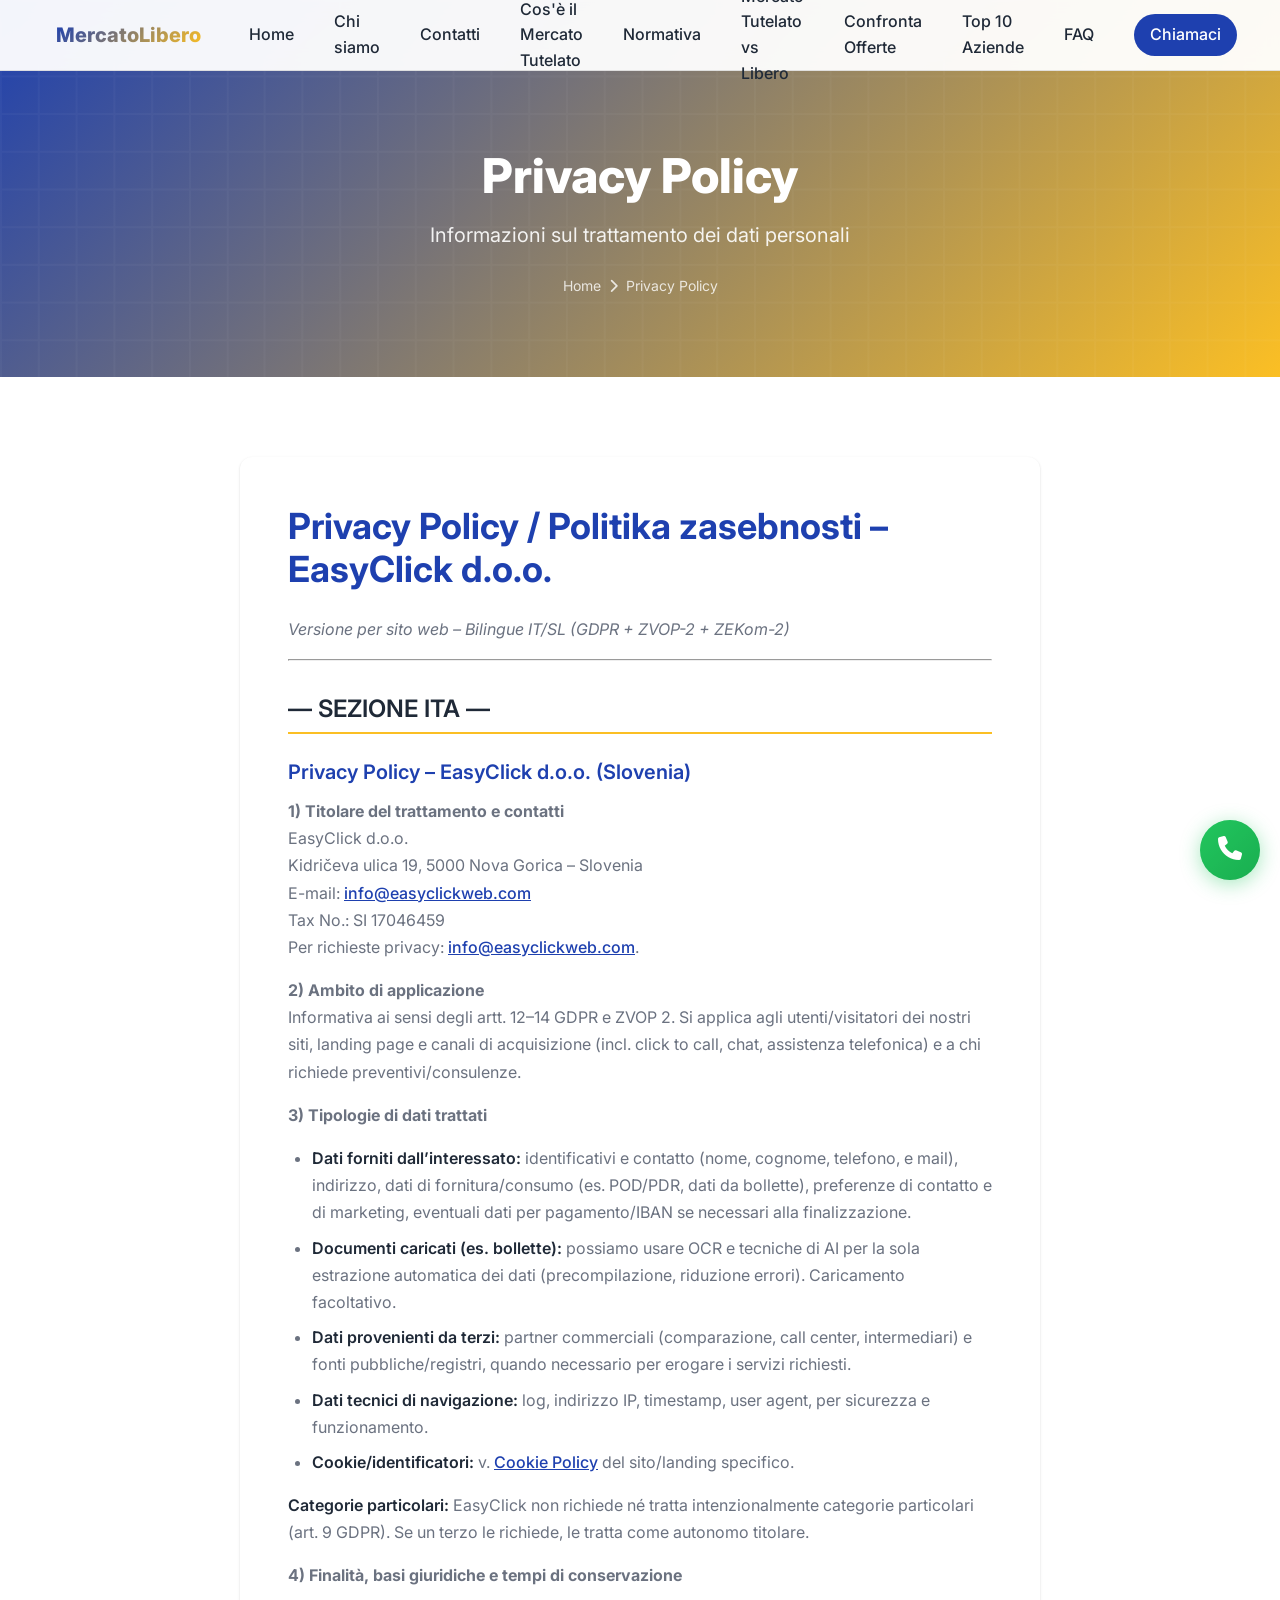
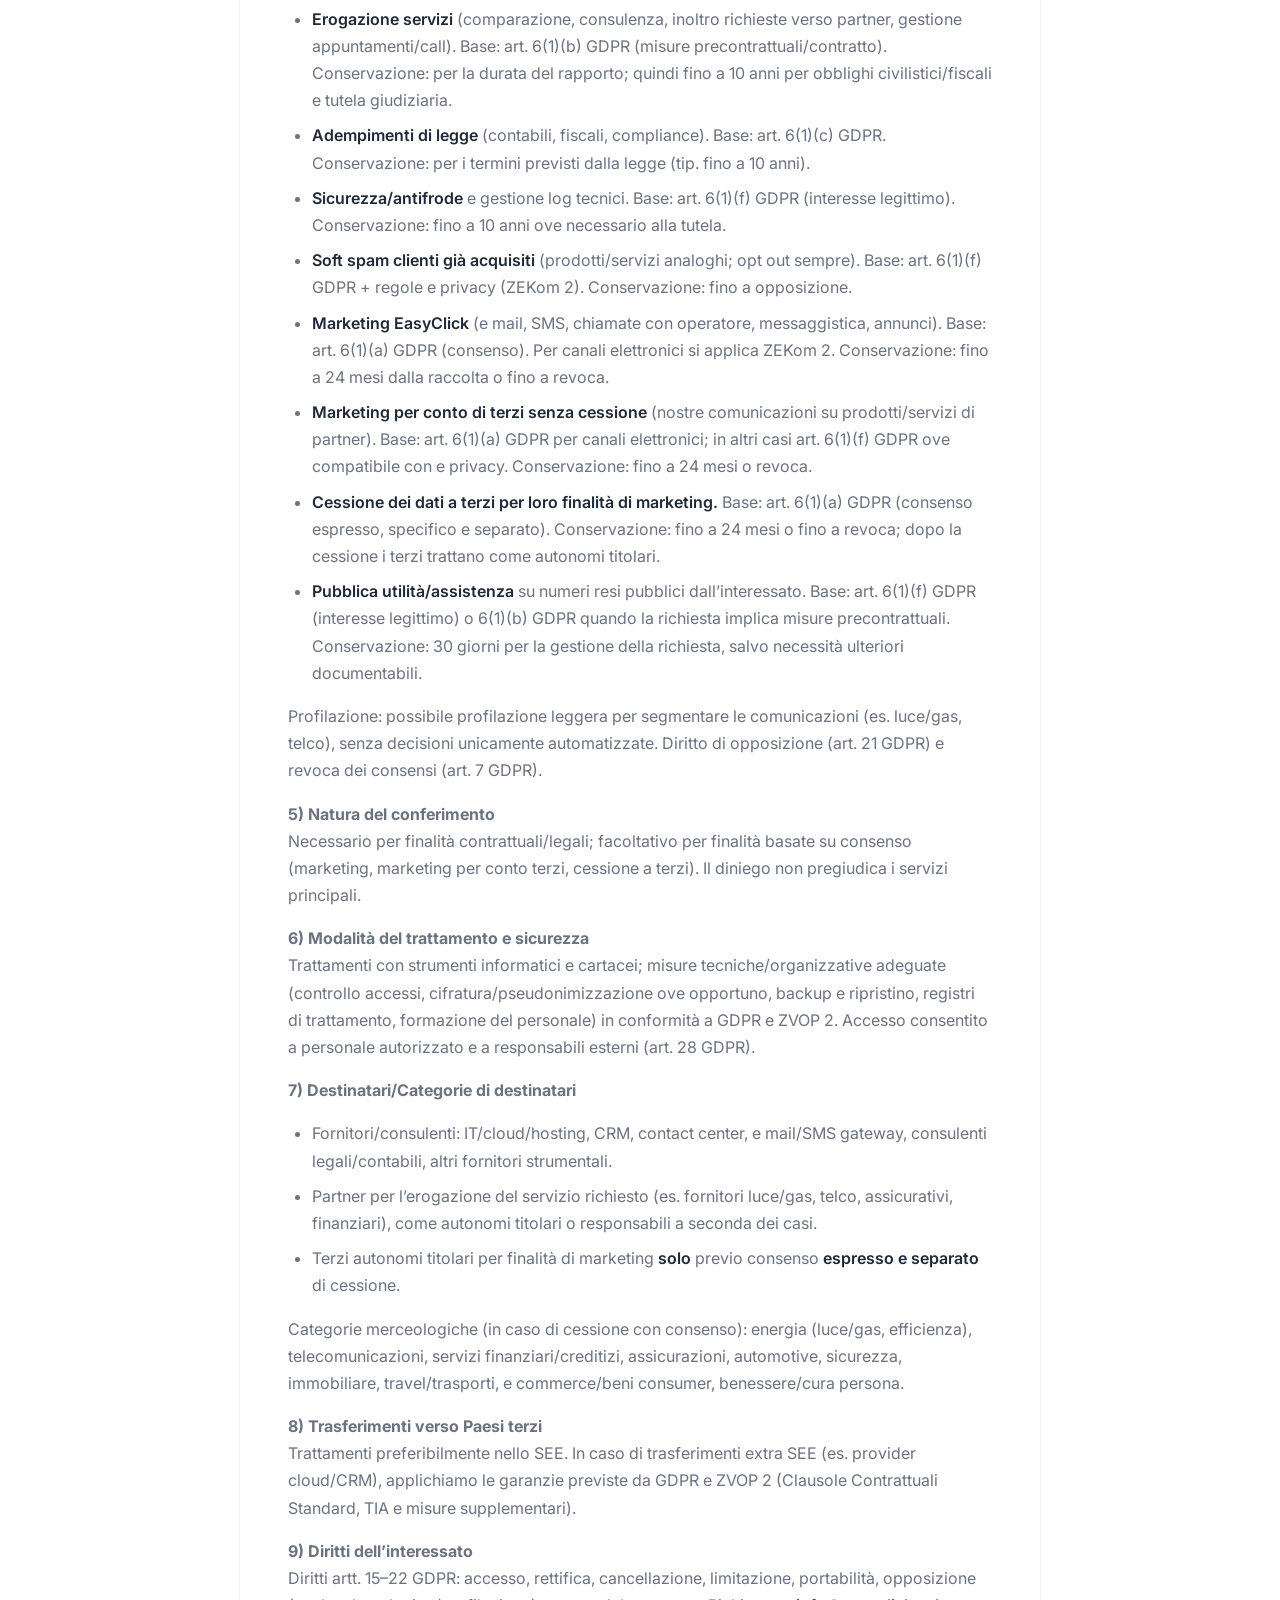
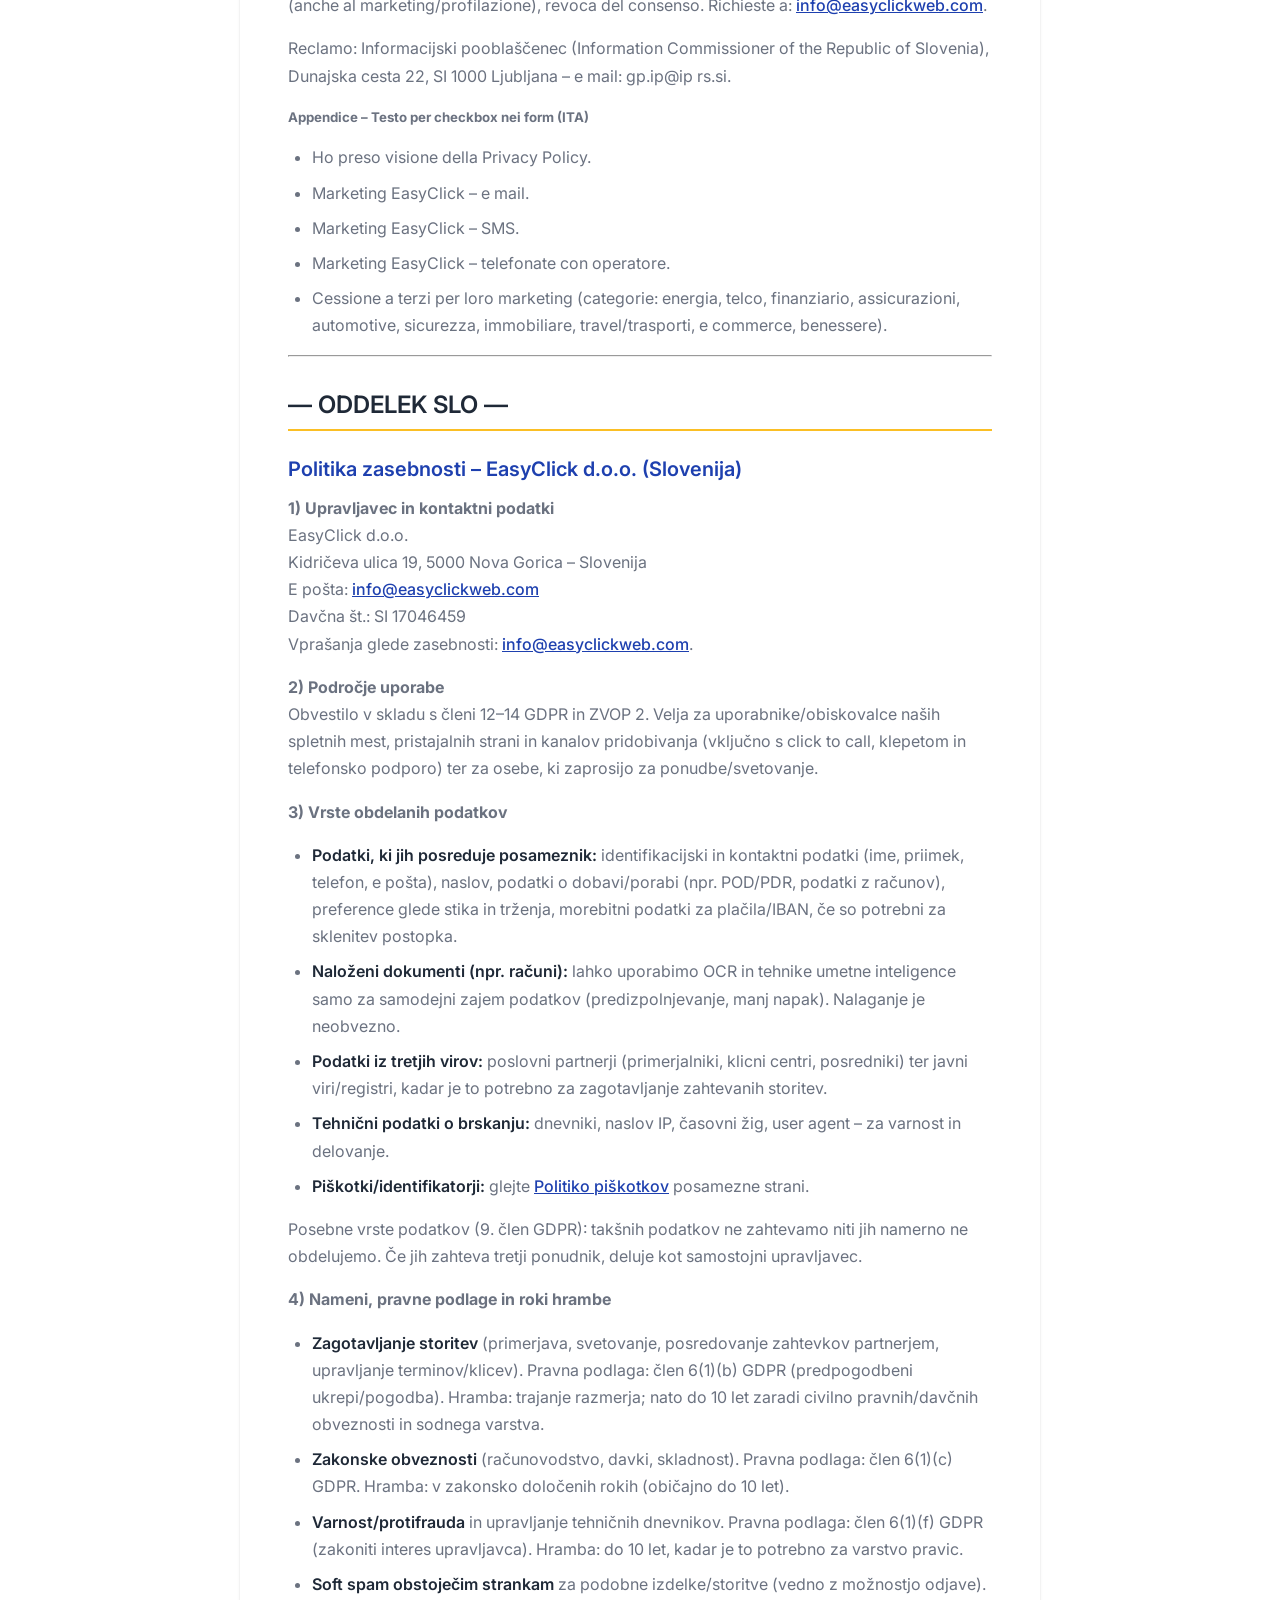
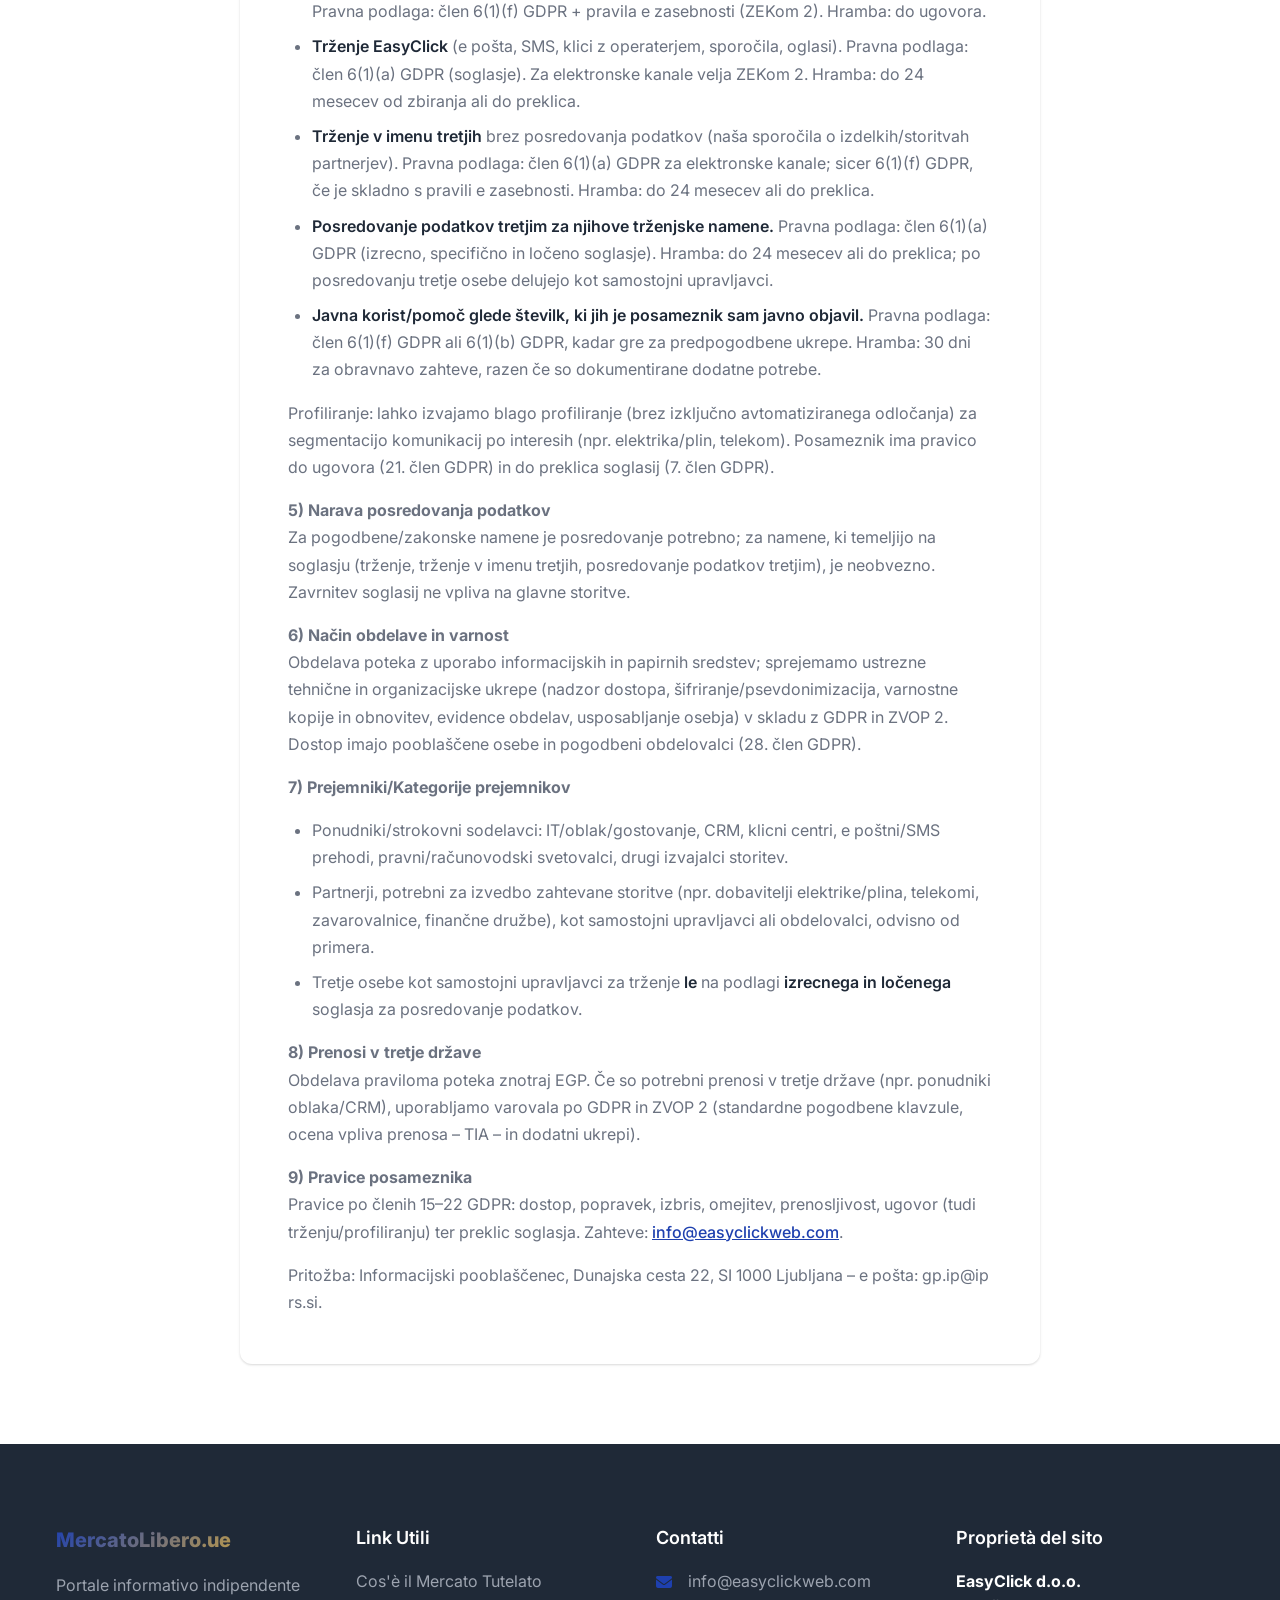
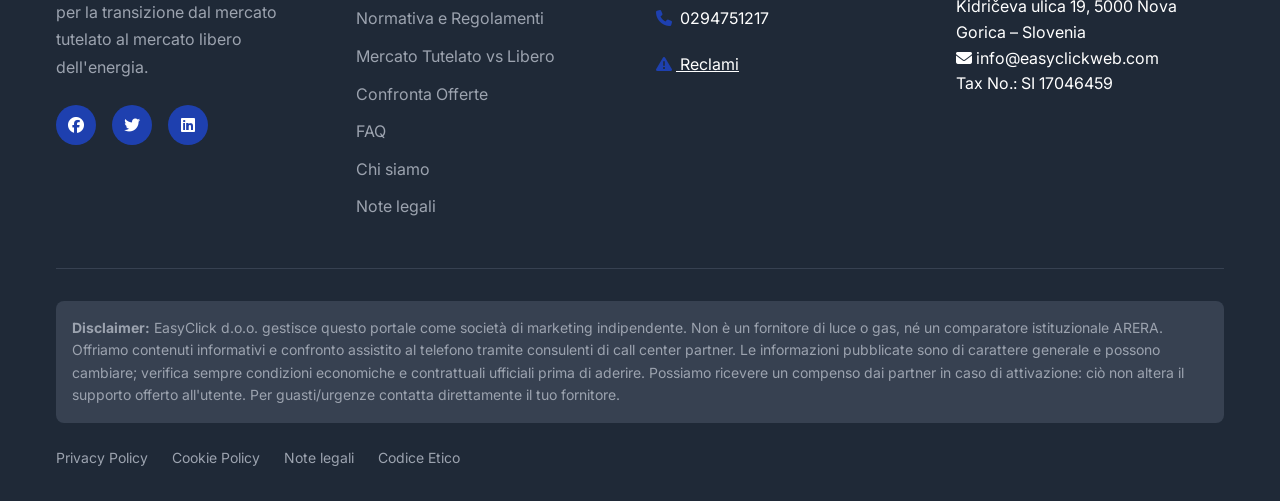
<file: privacy-policy.html>
<!DOCTYPE html>
<html lang="it">
<head>
    <!-- Google tag (gtag.js) -->
    <script async src="https://www.googletagmanager.com/gtag/js?id=G-N847EGJ1N3"></script>
    <script>
      window.dataLayer = window.dataLayer || [];
      function gtag(){dataLayer.push(arguments);}
      gtag('js', new Date());

      gtag('config', 'G-N847EGJ1N3');
    </script>
    <!-- Google tag (gtag.js) -->
    <script async src="https://www.googletagmanager.com/gtag/js?id=AW-17095151587"></script>
    <script>
      window.dataLayer = window.dataLayer || [];
      function gtag(){dataLayer.push(arguments);}
      gtag('js', new Date());

      gtag('config', 'AW-17095151587');
    </script>
    <!-- Microsoft Clarity -->
    <script type="text/javascript">
    (function(c,l,a,r,i,t,y){
        c[a]=c[a]||function(){(c[a].q=c[a].q||[]).push(arguments)};
        t=l.createElement(r);t.async=1;t.src="https://www.clarity.ms/tag/"+i;
        y=l.getElementsByTagName(r)[0];y.parentNode.insertBefore(t,y);
    })(window, document, "clarity", "script", "v6f7iinmea");
    </script>
    <meta charset="UTF-8">
    <meta name="viewport" content="width=device-width, initial-scale=1.0">
    <title>Privacy Policy - MercatoLibero</title>
    <meta name="description" content="Privacy Policy di MercatoLibero.ue - Informazioni sul trattamento dei dati personali">
    <link rel="stylesheet" href="css/style.css">
    <link href="https://fonts.googleapis.com/css2?family=Inter:wght@300;400;500;600;700;800&display=swap" rel="stylesheet">
    <link rel="stylesheet" href="https://cdnjs.cloudflare.com/ajax/libs/font-awesome/6.4.0/css/all.min.css">
    <link href="https://unpkg.com/aos@2.3.1/dist/aos.css" rel="stylesheet">
</head>
<body>
    <!-- Navigation -->
    <nav class="navbar">
        <div class="nav-container">
                <div class="nav-logo">
                <a href="index.html">MercatoLibero</a>
            </div>
            <div class="nav-menu" id="navMenu">
                <a href="index.html" class="nav-link">Home</a>
                <a href="chi-siamo.html" class="nav-link">Chi siamo</a>
                <a href="contatti.html" class="nav-link">Contatti</a>
                <a href="mercato-tutelato.html" class="nav-link">Cos'è il Mercato Tutelato</a>
                <a href="normativa.html" class="nav-link">Normativa</a>
                <a href="confronto.html" class="nav-link">Mercato Tutelato vs Libero</a>
                <a href="#" class="nav-link" onclick="openContactModal('offerte'); return false;">Confronta Offerte</a>
                <a href="aziende-luce-gas.html" class="nav-link">Top 10 Aziende</a>
                <a href="faq.html" class="nav-link">FAQ</a>
                <a href="tel:+390294751217" class="nav-link nav-cta">Chiamaci</a>
            </div>
            <button class="nav-toggle" id="navToggle" aria-controls="navMenu" aria-expanded="false" aria-label="Apri menu">
                <span class="bar" aria-hidden="true"></span>
                <span class="bar" aria-hidden="true"></span>
                <span class="bar" aria-hidden="true"></span>
            </button>
        </div>
    </nav>

    <!-- Page Header -->
    <section class="page-header">
        <div class="container">
            <div class="page-header-content" data-aos="fade-up">
                <h1 class="page-title">Privacy Policy</h1>
                <p class="page-subtitle">
                    Informazioni sul trattamento dei dati personali
                </p>
                <div class="breadcrumb">
                    <a href="index.html">Home</a>
                    <i class="fas fa-chevron-right"></i>
                    <span>Privacy Policy</span>
                </div>
            </div>
        </div>
    </section>

    <!-- Privacy Policy Content -->
    <section class="legal-content">
        <div class="container">
            <div class="legal-wrapper">
                <div class="legal-text" data-aos="fade-up">
                    <h1>Privacy Policy / Politika zasebnosti – EasyClick d.o.o.</h1>
                    <p><em>Versione per sito web – Bilingue IT/SL (GDPR + ZVOP-2 + ZEKom-2)</em></p>

                    <hr>
                    <h2>— SEZIONE ITA —</h2>
                    <h3>Privacy Policy – EasyClick d.o.o. (Slovenia)</h3>

                    <h4>1) Titolare del trattamento e contatti</h4>
                    <p>
                        EasyClick d.o.o.<br>
                        Kidričeva ulica 19, 5000 Nova Gorica – Slovenia<br>
                        E-mail: <a href="mailto:info@easyclickweb.com">info@easyclickweb.com</a><br>
                        Tax No.: SI 17046459<br>
                        Per richieste privacy: <a href="mailto:info@easyclickweb.com">info@easyclickweb.com</a>.
                    </p>

                    <h4>2) Ambito di applicazione</h4>
                    <p>
                        Informativa ai sensi degli artt. 12–14 GDPR e ZVOP 2. Si applica agli utenti/visitatori dei nostri siti, landing page e canali di acquisizione (incl. click to call, chat, assistenza telefonica) e a chi richiede preventivi/consulenze.
                    </p>

                    <h4>3) Tipologie di dati trattati</h4>
                    <ul>
                        <li><strong>Dati forniti dall’interessato:</strong> identificativi e contatto (nome, cognome, telefono, e mail), indirizzo, dati di fornitura/consumo (es. POD/PDR, dati da bollette), preferenze di contatto e di marketing, eventuali dati per pagamento/IBAN se necessari alla finalizzazione.</li>
                        <li><strong>Documenti caricati (es. bollette):</strong> possiamo usare OCR e tecniche di AI per la sola estrazione automatica dei dati (precompilazione, riduzione errori). Caricamento facoltativo.</li>
                        <li><strong>Dati provenienti da terzi:</strong> partner commerciali (comparazione, call center, intermediari) e fonti pubbliche/registri, quando necessario per erogare i servizi richiesti.</li>
                        <li><strong>Dati tecnici di navigazione:</strong> log, indirizzo IP, timestamp, user agent, per sicurezza e funzionamento.</li>
                        <li><strong>Cookie/identificatori:</strong> v. <a href="cookie-policy.html">Cookie Policy</a> del sito/landing specifico.</li>
                    </ul>
                    <p><strong>Categorie particolari:</strong> EasyClick non richiede né tratta intenzionalmente categorie particolari (art. 9 GDPR). Se un terzo le richiede, le tratta come autonomo titolare.</p>

                    <h4>4) Finalità, basi giuridiche e tempi di conservazione</h4>
                    <ul>
                        <li><strong>Erogazione servizi</strong> (comparazione, consulenza, inoltro richieste verso partner, gestione appuntamenti/call). Base: art. 6(1)(b) GDPR (misure precontrattuali/contratto). Conservazione: per la durata del rapporto; quindi fino a 10 anni per obblighi civilistici/fiscali e tutela giudiziaria.</li>
                        <li><strong>Adempimenti di legge</strong> (contabili, fiscali, compliance). Base: art. 6(1)(c) GDPR. Conservazione: per i termini previsti dalla legge (tip. fino a 10 anni).</li>
                        <li><strong>Sicurezza/antifrode</strong> e gestione log tecnici. Base: art. 6(1)(f) GDPR (interesse legittimo). Conservazione: fino a 10 anni ove necessario alla tutela.</li>
                        <li><strong>Soft spam clienti già acquisiti</strong> (prodotti/servizi analoghi; opt out sempre). Base: art. 6(1)(f) GDPR + regole e privacy (ZEKom 2). Conservazione: fino a opposizione.</li>
                        <li><strong>Marketing EasyClick</strong> (e mail, SMS, chiamate con operatore, messaggistica, annunci). Base: art. 6(1)(a) GDPR (consenso). Per canali elettronici si applica ZEKom 2. Conservazione: fino a 24 mesi dalla raccolta o fino a revoca.</li>
                        <li><strong>Marketing per conto di terzi senza cessione</strong> (nostre comunicazioni su prodotti/servizi di partner). Base: art. 6(1)(a) GDPR per canali elettronici; in altri casi art. 6(1)(f) GDPR ove compatibile con e privacy. Conservazione: fino a 24 mesi o revoca.</li>
                        <li><strong>Cessione dei dati a terzi per loro finalità di marketing.</strong> Base: art. 6(1)(a) GDPR (consenso espresso, specifico e separato). Conservazione: fino a 24 mesi o fino a revoca; dopo la cessione i terzi trattano come autonomi titolari.</li>
                        <li><strong>Pubblica utilità/assistenza</strong> su numeri resi pubblici dall’interessato. Base: art. 6(1)(f) GDPR (interesse legittimo) o 6(1)(b) GDPR quando la richiesta implica misure precontrattuali. Conservazione: 30 giorni per la gestione della richiesta, salvo necessità ulteriori documentabili.</li>
                    </ul>
                    <p>Profilazione: possibile profilazione leggera per segmentare le comunicazioni (es. luce/gas, telco), senza decisioni unicamente automatizzate. Diritto di opposizione (art. 21 GDPR) e revoca dei consensi (art. 7 GDPR).</p>

                    <h4>5) Natura del conferimento</h4>
                    <p>Necessario per finalità contrattuali/legali; facoltativo per finalità basate su consenso (marketing, marketing per conto terzi, cessione a terzi). Il diniego non pregiudica i servizi principali.</p>

                    <h4>6) Modalità del trattamento e sicurezza</h4>
                    <p>Trattamenti con strumenti informatici e cartacei; misure tecniche/organizzative adeguate (controllo accessi, cifratura/pseudonimizzazione ove opportuno, backup e ripristino, registri di trattamento, formazione del personale) in conformità a GDPR e ZVOP 2. Accesso consentito a personale autorizzato e a responsabili esterni (art. 28 GDPR).</p>

                    <h4>7) Destinatari/Categorie di destinatari</h4>
                    <ul>
                        <li>Fornitori/consulenti: IT/cloud/hosting, CRM, contact center, e mail/SMS gateway, consulenti legali/contabili, altri fornitori strumentali.</li>
                        <li>Partner per l’erogazione del servizio richiesto (es. fornitori luce/gas, telco, assicurativi, finanziari), come autonomi titolari o responsabili a seconda dei casi.</li>
                        <li>Terzi autonomi titolari per finalità di marketing <strong>solo</strong> previo consenso <strong>espresso e separato</strong> di cessione.</li>
                    </ul>
                    <p>Categorie merceologiche (in caso di cessione con consenso): energia (luce/gas, efficienza), telecomunicazioni, servizi finanziari/creditizi, assicurazioni, automotive, sicurezza, immobiliare, travel/trasporti, e commerce/beni consumer, benessere/cura persona.</p>

                    <h4>8) Trasferimenti verso Paesi terzi</h4>
                    <p>Trattamenti preferibilmente nello SEE. In caso di trasferimenti extra SEE (es. provider cloud/CRM), applichiamo le garanzie previste da GDPR e ZVOP 2 (Clausole Contrattuali Standard, TIA e misure supplementari).</p>

                    <h4>9) Diritti dell’interessato</h4>
                    <p>Diritti artt. 15–22 GDPR: accesso, rettifica, cancellazione, limitazione, portabilità, opposizione (anche al marketing/profilazione), revoca del consenso. Richieste a: <a href="mailto:info@easyclickweb.com">info@easyclickweb.com</a>.</p>
                    <p>Reclamo: Informacijski pooblaščenec (Information Commissioner of the Republic of Slovenia), Dunajska cesta 22, SI 1000 Ljubljana – e mail: gp.ip@ip rs.si.</p>

                    <h5>Appendice – Testo per checkbox nei form (ITA)</h5>
                    <ul>
                        <li>Ho preso visione della Privacy Policy.</li>
                        <li>Marketing EasyClick – e mail.</li>
                        <li>Marketing EasyClick – SMS.</li>
                        <li>Marketing EasyClick – telefonate con operatore.</li>
                        <li>Cessione a terzi per loro marketing (categorie: energia, telco, finanziario, assicurazioni, automotive, sicurezza, immobiliare, travel/trasporti, e commerce, benessere).</li>
                    </ul>

                    <hr>
                    <h2>— ODDELEK SLO —</h2>
                    <h3>Politika zasebnosti – EasyClick d.o.o. (Slovenija)</h3>

                    <h4>1) Upravljavec in kontaktni podatki</h4>
                    <p>
                        EasyClick d.o.o.<br>
                        Kidričeva ulica 19, 5000 Nova Gorica – Slovenija<br>
                        E pošta: <a href="mailto:info@easyclickweb.com">info@easyclickweb.com</a><br>
                        Davčna št.: SI 17046459<br>
                        Vprašanja glede zasebnosti: <a href="mailto:info@easyclickweb.com">info@easyclickweb.com</a>.
                    </p>

                    <h4>2) Področje uporabe</h4>
                    <p>Obvestilo v skladu s členi 12–14 GDPR in ZVOP 2. Velja za uporabnike/obiskovalce naših spletnih mest, pristajalnih strani in kanalov pridobivanja (vključno s click to call, klepetom in telefonsko podporo) ter za osebe, ki zaprosijo za ponudbe/svetovanje.</p>

                    <h4>3) Vrste obdelanih podatkov</h4>
                    <ul>
                        <li><strong>Podatki, ki jih posreduje posameznik:</strong> identifikacijski in kontaktni podatki (ime, priimek, telefon, e pošta), naslov, podatki o dobavi/porabi (npr. POD/PDR, podatki z računov), preference glede stika in trženja, morebitni podatki za plačila/IBAN, če so potrebni za sklenitev postopka.</li>
                        <li><strong>Naloženi dokumenti (npr. računi):</strong> lahko uporabimo OCR in tehnike umetne inteligence samo za samodejni zajem podatkov (predizpolnjevanje, manj napak). Nalaganje je neobvezno.</li>
                        <li><strong>Podatki iz tretjih virov:</strong> poslovni partnerji (primerjalniki, klicni centri, posredniki) ter javni viri/registri, kadar je to potrebno za zagotavljanje zahtevanih storitev.</li>
                        <li><strong>Tehnični podatki o brskanju:</strong> dnevniki, naslov IP, časovni žig, user agent – za varnost in delovanje.</li>
                        <li><strong>Piškotki/identifikatorji:</strong> glejte <a href="cookie-policy.html">Politiko piškotkov</a> posamezne strani.</li>
                    </ul>
                    <p>Posebne vrste podatkov (9. člen GDPR): takšnih podatkov ne zahtevamo niti jih namerno ne obdelujemo. Če jih zahteva tretji ponudnik, deluje kot samostojni upravljavec.</p>

                    <h4>4) Nameni, pravne podlage in roki hrambe</h4>
                    <ul>
                        <li><strong>Zagotavljanje storitev</strong> (primerjava, svetovanje, posredovanje zahtevkov partnerjem, upravljanje terminov/klicev). Pravna podlaga: člen 6(1)(b) GDPR (predpogodbeni ukrepi/pogodba). Hramba: trajanje razmerja; nato do 10 let zaradi civilno pravnih/davčnih obveznosti in sodnega varstva.</li>
                        <li><strong>Zakonske obveznosti</strong> (računovodstvo, davki, skladnost). Pravna podlaga: člen 6(1)(c) GDPR. Hramba: v zakonsko določenih rokih (običajno do 10 let).</li>
                        <li><strong>Varnost/protifrauda</strong> in upravljanje tehničnih dnevnikov. Pravna podlaga: člen 6(1)(f) GDPR (zakoniti interes upravljavca). Hramba: do 10 let, kadar je to potrebno za varstvo pravic.</li>
                        <li><strong>Soft spam obstoječim strankam</strong> za podobne izdelke/storitve (vedno z možnostjo odjave). Pravna podlaga: člen 6(1)(f) GDPR + pravila e zasebnosti (ZEKom 2). Hramba: do ugovora.</li>
                        <li><strong>Trženje EasyClick</strong> (e pošta, SMS, klici z operaterjem, sporočila, oglasi). Pravna podlaga: člen 6(1)(a) GDPR (soglasje). Za elektronske kanale velja ZEKom 2. Hramba: do 24 mesecev od zbiranja ali do preklica.</li>
                        <li><strong>Trženje v imenu tretjih</strong> brez posredovanja podatkov (naša sporočila o izdelkih/storitvah partnerjev). Pravna podlaga: člen 6(1)(a) GDPR za elektronske kanale; sicer 6(1)(f) GDPR, če je skladno s pravili e zasebnosti. Hramba: do 24 mesecev ali do preklica.</li>
                        <li><strong>Posredovanje podatkov tretjim za njihove trženjske namene.</strong> Pravna podlaga: člen 6(1)(a) GDPR (izrecno, specifično in ločeno soglasje). Hramba: do 24 mesecev ali do preklica; po posredovanju tretje osebe delujejo kot samostojni upravljavci.</li>
                        <li><strong>Javna korist/pomoč glede številk, ki jih je posameznik sam javno objavil.</strong> Pravna podlaga: člen 6(1)(f) GDPR ali 6(1)(b) GDPR, kadar gre za predpogodbene ukrepe. Hramba: 30 dni za obravnavo zahteve, razen če so dokumentirane dodatne potrebe.</li>
                    </ul>
                    <p>Profiliranje: lahko izvajamo blago profiliranje (brez izključno avtomatiziranega odločanja) za segmentacijo komunikacij po interesih (npr. elektrika/plin, telekom). Posameznik ima pravico do ugovora (21. člen GDPR) in do preklica soglasij (7. člen GDPR).</p>

                    <h4>5) Narava posredovanja podatkov</h4>
                    <p>Za pogodbene/zakonske namene je posredovanje potrebno; za namene, ki temeljijo na soglasju (trženje, trženje v imenu tretjih, posredovanje podatkov tretjim), je neobvezno. Zavrnitev soglasij ne vpliva na glavne storitve.</p>

                    <h4>6) Način obdelave in varnost</h4>
                    <p>Obdelava poteka z uporabo informacijskih in papirnih sredstev; sprejemamo ustrezne tehnične in organizacijske ukrepe (nadzor dostopa, šifriranje/psevdonimizacija, varnostne kopije in obnovitev, evidence obdelav, usposabljanje osebja) v skladu z GDPR in ZVOP 2. Dostop imajo pooblaščene osebe in pogodbeni obdelovalci (28. člen GDPR).</p>

                    <h4>7) Prejemniki/Kategorije prejemnikov</h4>
                    <ul>
                        <li>Ponudniki/strokovni sodelavci: IT/oblak/gostovanje, CRM, klicni centri, e poštni/SMS prehodi, pravni/računovodski svetovalci, drugi izvajalci storitev.</li>
                        <li>Partnerji, potrebni za izvedbo zahtevane storitve (npr. dobavitelji elektrike/plina, telekomi, zavarovalnice, finančne družbe), kot samostojni upravljavci ali obdelovalci, odvisno od primera.</li>
                        <li>Tretje osebe kot samostojni upravljavci za trženje <strong>le</strong> na podlagi <strong>izrecnega in ločenega</strong> soglasja za posredovanje podatkov.</li>
                    </ul>

                    <h4>8) Prenosi v tretje države</h4>
                    <p>Obdelava praviloma poteka znotraj EGP. Če so potrebni prenosi v tretje države (npr. ponudniki oblaka/CRM), uporabljamo varovala po GDPR in ZVOP 2 (standardne pogodbene klavzule, ocena vpliva prenosa – TIA – in dodatni ukrepi).</p>

                    <h4>9) Pravice posameznika</h4>
                    <p>Pravice po členih 15–22 GDPR: dostop, popravek, izbris, omejitev, prenosljivost, ugovor (tudi trženju/profiliranju) ter preklic soglasja. Zahteve: <a href="mailto:info@easyclickweb.com">info@easyclickweb.com</a>.</p>
                    <p>Pritožba: Informacijski pooblaščenec, Dunajska cesta 22, SI 1000 Ljubljana – e pošta: gp.ip@ip rs.si.</p>
                </div>
            </div>
        </div>
    </section>

    <!-- Contact Form Modal -->
    <div id="contactModal" class="modal">
        <div class="modal-content">
            <div class="modal-header">
                <h2>Compila i tuoi dati</h2>
                <span class="close" onclick="closeContactModal()">&times;</span>
            </div>
            <div class="modal-body">
                <div id="zf_div_8mZJf0m746aDrQc_lAt2QRL8i-AorA6-W7D1j3oLAGY">
                </div>
                <script type="text/javascript">
                (function() {
                try{
                var f = document.createElement("iframe");

                var ifrmSrc = 'https://forms.zohopublic.eu/easyclickstoritvedoo1/form/Contatti/formperma/8mZJf0m746aDrQc_lAt2QRL8i-AorA6-W7D1j3oLAGY?zf_rszfm=1';


                        try{
                if ( typeof ZFAdvLead != "undefined" && typeof zfutm_zfAdvLead != "undefined" ) {
                for( var prmIdx = 0 ; prmIdx < ZFAdvLead.utmPNameArr.length ; prmIdx ++ ) {
                    var utmPm = ZFAdvLead.utmPNameArr[ prmIdx ];
                    utmPm = ( ZFAdvLead.isSameDomian && ( ZFAdvLead.utmcustPNameArr.indexOf(utmPm) == -1 ) ) ? "zf_" + utmPm : utmPm;
                    var utmVal = zfutm_zfAdvLead.zfautm_gC_enc( ZFAdvLead.utmPNameArr[ prmIdx ] );
                    if ( typeof utmVal !== "undefined" ) {
                      if ( utmVal != "" ) {
                        if(ifrmSrc.indexOf('?') > 0){
                             ifrmSrc = ifrmSrc+'&'+utmPm+'='+utmVal;
                        }else{
                            ifrmSrc = ifrmSrc+'?'+utmPm+'='+utmVal;
                        }
                      }
                    }
                }
                }
                if ( typeof ZFLead !== "undefined" && typeof zfutm_zfLead !== "undefined" ) {
                for( var prmIdx = 0 ; prmIdx < ZFLead.utmPNameArr.length ; prmIdx ++ ) {
                        var utmPm = ZFLead.utmPNameArr[ prmIdx ];
                        var utmVal = zfutm_zfLead.zfutm_gC_enc( ZFLead.utmPNameArr[ prmIdx ] );
                        if ( typeof utmVal !== "undefined" ) {
                          if ( utmVal != "" ){
                            if(ifrmSrc.indexOf('?') > 0){
                              ifrmSrc = ifrmSrc+'&'+utmPm+'='+utmVal;//No I18N
                            }else{
                              ifrmSrc = ifrmSrc+'?'+utmPm+'='+utmVal;//No I18N
                            }
                          }
                        }
                      }
                }
                }catch(e){}

                f.src = ifrmSrc;
                f.style.border="none";
                f.style.height="1341px";
                f.style.width="90%";
                f.style.transition="all 0.5s ease";
                f.setAttribute("aria-label", 'Contatti');

                var d = document.getElementById("zf_div_8mZJf0m746aDrQc_lAt2QRL8i-AorA6-W7D1j3oLAGY");
                d.appendChild(f);
                window.addEventListener('message', function (){
                var evntData = event.data;
                if( evntData && evntData.constructor == String ){
                var zf_ifrm_data = evntData.split("|");
                if ( zf_ifrm_data.length == 2 || zf_ifrm_data.length == 3 ) {
                var zf_perma = zf_ifrm_data[0];
                var zf_ifrm_ht_nw = ( parseInt(zf_ifrm_data[1], 10) + 15 ) + "px";
                var iframe = document.getElementById("zf_div_8mZJf0m746aDrQc_lAt2QRL8i-AorA6-W7D1j3oLAGY").getElementsByTagName("iframe")[0];
                if ( (iframe.src).indexOf('formperma') > 0 && (iframe.src).indexOf(zf_perma) > 0 ) {
                var prevIframeHeight = iframe.style.height;
                var zf_tout = false;
                if( zf_ifrm_data.length == 3 ) {
                    iframe.scrollIntoView();
                    zf_tout = true;
                }

                if ( prevIframeHeight != zf_ifrm_ht_nw ) {
                if( zf_tout ) {
                    setTimeout(function(){
                        iframe.style.height = zf_ifrm_ht_nw;
                    },500);
                } else {
                    iframe.style.height = zf_ifrm_ht_nw;
                }
                }
                }
                }
                }
                }, false);
                    }catch(e){}
                })();
                </script>
            </div>
        </div>
    </div>

    <!-- Footer -->
    <footer class="footer" id="contatti">
        <div class="container">
            <div class="footer-content">
                <div class="footer-section">
                    <h3 class="footer-title">MercatoLibero.ue</h3>
                    <p class="footer-description">
                        Portale informativo indipendente per la transizione dal mercato tutelato al mercato libero dell'energia.
                    </p>
                    <div class="footer-social">
                        <a href="#" class="social-link"><i class="fab fa-facebook"></i></a>
                        <a href="#" class="social-link"><i class="fab fa-twitter"></i></a>
                        <a href="#" class="social-link"><i class="fab fa-linkedin"></i></a>
                    </div>
                </div>

                <div class="footer-section">
                    <h4 class="footer-subtitle">Link Utili</h4>
                    <ul class="footer-links">
                        <li><a href="mercato-tutelato.html">Cos'è il Mercato Tutelato</a></li>
                        <li><a href="normativa.html">Normativa e Regolamenti</a></li>
                        <li><a href="confronto.html">Mercato Tutelato vs Libero</a></li>
                        <li><a href="#" onclick="openContactModal('offerte'); return false;">Confronta Offerte</a></li>
                        <li><a href="faq.html">FAQ</a></li>
                        <li><a href="chi-siamo.html">Chi siamo</a></li>
                        <li><a href="note-legali.html">Note legali</a></li>
                    </ul>
                </div>

                <div class="footer-section">
                    <h4 class="footer-subtitle">Contatti</h4>
                    <div class="footer-contact">
                        <p><i class="fas fa-envelope"></i> info@easyclickweb.com</p>
                        <p><a href="tel:0294751217" style="color: #fff; text-decoration: none;"><i class="fas fa-phone"></i> 0294751217</a></p>
                    </div>
                    <div class="footer-contact" style="margin-top: 20px;">
                        <p><a href="mailto:reclami@easyclickweb.com" style="color: #fff; text-decoration: underline;"><i class="fas fa-exclamation-triangle"></i> Reclami</a></p>
                    </div>
                </div>

                <div class="footer-section">
                    <h4 class="footer-subtitle">Proprietà del sito</h4>
                    <div class="footer-company">
                        <p><strong>EasyClick d.o.o.</strong></p>
                        <p>Kidričeva ulica 19, 5000 Nova Gorica – Slovenia</p>
                        <p><i class="fas fa-envelope"></i> info@easyclickweb.com</p>
                        <p>Tax No.: SI 17046459</p>
                    </div>
                </div>
            </div>

            <div class="footer-bottom">
                <div class="footer-disclaimer">
                    <p>
                        <strong>Disclaimer:</strong> EasyClick d.o.o. gestisce questo portale come società di marketing indipendente. Non è un fornitore di luce o gas, né un comparatore istituzionale ARERA. Offriamo contenuti informativi e confronto assistito al telefono tramite consulenti di call center partner. Le informazioni pubblicate sono di carattere generale e possono cambiare; verifica sempre condizioni economiche e contrattuali ufficiali prima di aderire. Possiamo ricevere un compenso dai partner in caso di attivazione: ciò non altera il supporto offerto all'utente. Per guasti/urgenze contatta direttamente il tuo fornitore.
                    </p>
                </div>
                <div class="footer-legal">
                    <div class="legal-links">
                        <a href="privacy-policy.html">Privacy Policy</a>
                        <a href="cookie-policy.html">Cookie Policy</a>
                        <a href="note-legali.html">Note legali</a>
                        <a href="codice-etico.html">Codice Etico</a>
                    </div>
                </div>
            </div>
        </div>
    </footer>

    <!-- Back to Top Button -->
    <button class="back-to-top" id="backToTop">
        <i class="fas fa-chevron-up"></i>
    </button>

    <!-- Floating Call Button -->
    <div class="floating-call-btn">
        <a href="tel:+390294751217" title="Chiama Gratis">
            <i class="fas fa-phone"></i>
        </a>
    </div>

    <!-- Scripts -->
    <script src="https://unpkg.com/aos@2.3.1/dist/aos.js"></script>
    <script src="js/script.js"></script>
</body>
</html>
</file>
<file: css/style.css>
/* Reset and Base Styles */
* {
    margin: 0;
    padding: 0;
    box-sizing: border-box;
}

/* Miglioramenti per mobile performance */
*,
*::before,
*::after {
    -webkit-tap-highlight-color: transparent;
    -webkit-touch-callout: none;
    -webkit-user-select: none;
    -moz-user-select: none;
    -ms-user-select: none;
    user-select: none;
}

/* Permettere la selezione del testo */
p, h1, h2, h3, h4, h5, h6, span, div {
    -webkit-user-select: text;
    -moz-user-select: text;
    -ms-user-select: text;
    user-select: text;
}

/* ======================================================
     Hero: comportamento unificato per tutti gli schermi ≤1200px
     - Nessuna differenza tra 118px, 600px, ecc. per la sezione hero
     - Unifica immagine, CTA e bordi inferiori come nel layout ≤1200px
     - Mantiene la differenza solo tra ≤1200px e >1200px
     ====================================================== */
/* Ottimizzazione mobile migliorata */
@media (max-width: 1200px) {
    .hero {
        border-bottom-left-radius: 0 !important;
        border-bottom-right-radius: 0 !important;
        min-height: auto !important;
        height: auto !important;
        padding: calc(70px + var(--space-4)) 0 0 0 !important;
        align-items: flex-start;
    }

    .hero-container {
        padding: 0 var(--space-4);
    }

    .hero-content {
        grid-template-columns: 1fr;
        gap: var(--space-6);
        padding: var(--space-6) 0;
        min-height: auto;
    }

    .hero-text {
        order: 1;
        padding-right: 0;
        max-width: 100%;
        text-align: left;
    }

    .hero-visual {
        order: 2;
        height: auto;
        padding: var(--space-4) 0 0 0;
    }
    
    .hero .main-visual-container {
        position: static;
        width: 100%;
        max-width: 100%;
        margin: 0;
        padding: 0;
        height: 280px;
        overflow: hidden;
        border-radius: var(--radius-lg);
    }
    
    .hero .main-visual-container .hero-photo {
        width: 100%;
        max-width: 100%;
        height: 280px;
        max-height: 280px;
        object-fit: cover;
        object-position: center;
        transform: none;
        border-radius: var(--radius-lg);
        filter: none;
    }
    
    .hero .main-visual-container::before {
        display: none !important;
    }
    
    .hero .golden-glow-left,
    .hero .golden-glow-right {
        display: none !important;
    }
    
    .floating-elements {
        display: none !important;
    }

    .hero .btn-pulse {
        width: 100%;
        max-width: 400px;
        justify-content: center;
        padding: var(--space-4) var(--space-6);
        font-size: var(--font-size-lg);
        margin: 0 auto;
    }
    
    .hero .btn-content {
        align-items: center;
    }
    
    .hero .btn-main {
        font-size: var(--font-size-lg);
    }
    
    .hero .btn-sub {
        font-size: var(--font-size-sm);
    }
}

:root {
    /* Color Palette - Colori istituzionali come richiesto */
    --primary-color: #1e40af;      /* Blu istituzionale */
    --secondary-color: #fbbf24;    /* Giallo accento */
    --neutral-color: #6b7280;     /* Grigio neutro */
    --dark-color: #1f2937;        /* Grigio scuro */
    --light-color: #f9fafb;       /* Grigio chiaro */
    --white: #ffffff;
    --success-color: #10b981;
    --warning-color: #f59e0b;
    --danger-color: #ef4444;
    
    /* Typography */
    --font-family: 'Inter', -apple-system, BlinkMacSystemFont, 'Segoe UI', Roboto, sans-serif;
    --font-size-xs: 0.75rem;
    --font-size-sm: 0.875rem;
    --font-size-base: 1rem;
    --font-size-lg: 1.125rem;
    --font-size-xl: 1.25rem;
    --font-size-2xl: 1.5rem;
    --font-size-3xl: 1.875rem;
    --font-size-4xl: 2.25rem;
    --font-size-5xl: 3rem;
    --font-size-6xl: 3.75rem;
    
    /* Spacing */
    --space-1: 0.25rem;
    --space-2: 0.5rem;
    --space-3: 0.75rem;
    --space-4: 1rem;
    --space-5: 1.25rem;
    --space-6: 1.5rem;
    --space-8: 2rem;
    --space-10: 2.5rem;
    --space-12: 3rem;
    --space-16: 4rem;
    --space-20: 5rem;
    --space-24: 6rem;
    
    /* Border Radius */
    --radius-sm: 0.375rem;
    --radius-base: 0.5rem;
    --radius-lg: 0.75rem;
    --radius-xl: 1rem;
    --radius-6xl: 8rem;
    --radius-full: 9999px;
    
    /* Shadows */
    --shadow-sm: 0 1px 2px 0 rgba(0, 0, 0, 0.05);
    --shadow-base: 0 1px 3px 0 rgba(0, 0, 0, 0.1), 0 1px 2px 0 rgba(0, 0, 0, 0.06);
    --shadow-lg: 0 10px 15px -3px rgba(0, 0, 0, 0.1), 0 4px 6px -2px rgba(0, 0, 0, 0.05);
    --shadow-xl: 0 20px 25px -5px rgba(0, 0, 0, 0.1), 0 10px 10px -5px rgba(0, 0, 0, 0.04);
    
    /* Transitions */
    --transition-fast: 0.15s ease-in-out;
    --transition-base: 0.3s ease-in-out;
    --transition-slow: 0.5s ease-in-out;
}

html {
    scroll-behavior: smooth;
}

body {
    font-family: var(--font-family);
    line-height: 1.6;
    color: var(--dark-color);
    /* Match the color of the next (stats) section so the curved hero blends seamlessly */
    background-color: var(--light-color);
    overflow-x: hidden;
}

/* Container */
.container {
    max-width: 1200px;
    margin: 0 auto;
    padding: 0 var(--space-4);
}

/* Navigation */
.navbar {
    position: fixed;
    top: 0;
    left: 0;
    right: 0;
    background: rgba(255, 255, 255, 0.95);
    backdrop-filter: blur(10px);
    border-bottom: 1px solid rgba(0, 0, 0, 0.1);
    z-index: 1000;
    transition: var(--transition-base);
}

.nav-container {
    max-width: 1200px;
    margin: 0 auto;
    padding: 0 var(--space-4);
    display: flex;
    justify-content: space-between;
    align-items: center;
    height: 70px;
}

.nav-logo a {
    font-size: var(--font-size-xl);
    font-weight: 800;
    color: var(--primary-color);
    text-decoration: none;
    background: linear-gradient(135deg, var(--primary-color), var(--secondary-color));
    -webkit-background-clip: text;
    -webkit-text-fill-color: transparent;
    background-clip: text;
}

.nav-menu {
    display: flex;
    gap: var(--space-8);
    align-items: center;
}

.nav-link {
    text-decoration: none;
    color: var(--dark-color);
    font-weight: 500;
    position: relative;
    transition: var(--transition-base);
}

.nav-link:hover {
    color: var(--primary-color);
}

.nav-link::after {
    content: '';
    position: absolute;
    bottom: -5px;
    left: 0;
    width: 0;
    height: 2px;
    background: var(--primary-color);
    transition: var(--transition-base);
}

.nav-link:hover::after {
    width: 100%;
}

.nav-cta {
    background: var(--primary-color);
    color: var(--white) !important;
    padding: var(--space-2) var(--space-4);
    border-radius: var(--radius-full);
    transition: var(--transition-base);
}

.nav-cta:hover {
    background: var(--secondary-color);
    transform: translateY(-2px);
    box-shadow: var(--shadow-lg);
}

.nav-cta::after {
    display: none;
}

.nav-toggle {
    display: none;
    flex-direction: column;
    cursor: pointer;
}

.nav-toggle .bar {
    width: 25px;
    height: 3px;
    background: var(--dark-color);
    margin: 3px 0;
    transition: var(--transition-base);
}

/* Mobile Navigation */
@media (max-width: 768px) {
    .nav-container {
        padding: 0 var(--space-4);
        height: 60px;
    }
    
    .nav-logo a {
        font-size: var(--font-size-lg);
    }
    
    .nav-toggle {
        display: flex;
        z-index: 1001;
    }
    
    .nav-menu {
        position: fixed;
        top: 60px;
        left: -100%;
        width: 100%;
        height: calc(100vh - 60px);
        background: rgba(255, 255, 255, 0.98);
        backdrop-filter: blur(10px);
        flex-direction: column;
        justify-content: flex-start;
        align-items: center;
        gap: var(--space-6);
        padding: var(--space-8) var(--space-4) calc(var(--space-8) + 60px) var(--space-4);
        transition: left 0.3s ease-in-out;
        overflow-y: auto;
        -webkit-overflow-scrolling: touch;
        /* Migliore compatibilità con Safari mobile */
        min-height: calc(100vh - 60px);
        box-sizing: border-box;
    }
    
    .nav-menu.active {
        left: 0;
    }
    
    .nav-link {
        font-size: var(--font-size-lg);
        padding: var(--space-3) 0;
        width: 100%;
        text-align: center;
        border-bottom: 1px solid rgba(0, 0, 0, 0.1);
    }
    
    .nav-cta {
        margin-top: var(--space-4);
        padding: var(--space-3) var(--space-6);
        border-bottom: none;
    }
    
    .nav-toggle.active .bar:nth-child(1) {
        transform: rotate(45deg) translate(6px, 6px);
    }
    
    .nav-toggle.active .bar:nth-child(2) {
        opacity: 0;
    }
    
    .nav-toggle.active .bar:nth-child(3) {
        transform: rotate(-45deg) translate(6px, -6px);
    }
    
    /* Previeni lo scroll del body quando il menu mobile è aperto */
    body.nav-open {
        overflow: hidden;
        position: fixed;
        width: 100%;
        height: 100%;
    }
}

/* Desktop: aumenta lo spazio tra il logo e il menu (es. Home) */
@media (min-width: 769px) {
    /* Aumenta la distanza tra il logo (MercatoLibero) e i link della navbar
       senza modificare il layout mobile. Usa variabili di spaziatura già
       presenti per rimanere coerenti con il design. */
    .nav-logo {
        margin-right: var(--space-12); /* 3rem */
    }

    /* Opzionale: aumenta leggermente il gap tra i link per migliorare
       la leggibilità su desktop. */
    .nav-menu {
        gap: calc(var(--space-8) + 0.5rem);
    }
}

/* Hero Section */
.hero {
    background: linear-gradient(135deg, 
        #1e293b 0%, 
        #334155 30%, 
        #475569 70%,
        #64748b 100%);
    min-height: 100vh;
    display: flex;
    align-items: center;
    position: relative;
    overflow: hidden;
    padding: 0;
    /* Slightly softer rounded bottom corners (less pronounced) */
    border-bottom-left-radius: clamp(4rem, 12vw, 16rem);
    border-bottom-right-radius: clamp(4rem, 12vw, 16rem);
}

.hero::before {
    content: '';
    position: absolute;
    top: 0;
    left: 0;
    right: 0;
    bottom: 0;
    background: 
        /* Velo giallo molto leggero su tutta la sezione (opacità ridotte) */
        linear-gradient(135deg, rgba(251, 191, 36, 0.06) 0%, rgba(251, 191, 36, 0.03) 100%),
        /* Gradiente blu molto sottile negli angoli */
        radial-gradient(ellipse at 75% 85%, rgba(59, 130, 246, 0.06) 0%, transparent 55%);
    z-index: 1;
    border-bottom-left-radius: inherit;
    border-bottom-right-radius: inherit;
}

.hero::after {
    content: '';
    position: absolute;
    top: 0;
    left: 0;
    right: 0;
    bottom: 0;
    background: url("data:image/svg+xml,%3Csvg width='60' height='60' viewBox='0 0 60 60' xmlns='http://www.w3.org/2000/svg'%3E%3Cg fill='none' fill-rule='evenodd'%3E%3Cg fill='%23ffffff' fill-opacity='0.02'%3E%3Ccircle cx='30' cy='30' r='2'/%3E%3C/g%3E%3C/g%3E%3C/svg%3E");
    z-index: 1;
    border-bottom-left-radius: inherit;
    border-bottom-right-radius: inherit;
}


/* Sfumature dorate negli angoli inferiori per effetto di diffusione della luce */
.hero .golden-glow-left {
    content: '';
    position: absolute;
    bottom: 0;
    left: 0;
    width: clamp(8rem, 20vw, 28rem);
    height: clamp(6rem, 15vw, 20rem);
    background: radial-gradient(ellipse at bottom left, 
        rgba(251, 191, 36, 0.18) 0%, 
        rgba(251, 191, 36, 0.10) 35%, 
        transparent 65%);
    z-index: 2;
    border-bottom-left-radius: inherit;
    pointer-events: none;
}

.hero .golden-glow-right {
    content: '';
    position: absolute;
    bottom: 0;
    right: 0;
    width: clamp(8rem, 20vw, 28rem);
    height: clamp(6rem, 15vw, 20rem);
    background: radial-gradient(ellipse at bottom right, 
        rgba(251, 191, 36, 0.18) 0%, 
        rgba(251, 191, 36, 0.10) 35%, 
        transparent 65%);
    z-index: 2;
    border-bottom-right-radius: inherit;
    pointer-events: none;
}


.hero-background {
    position: absolute;
    top: 0;
    left: 0;
    right: 0;
    bottom: 0;
    z-index: 0;
    border-bottom-left-radius: inherit;
    border-bottom-right-radius: inherit;
}

.hero-overlay {
    position: absolute;
    top: 0;
    left: 0;
    right: 0;
    bottom: 0;
    background: linear-gradient(135deg, 
        rgba(15, 23, 42, 0.1) 0%, 
        rgba(30, 58, 138, 0.05) 50%, 
        rgba(15, 23, 42, 0.08) 100%);
    z-index: 1;
    border-bottom-left-radius: inherit;
    border-bottom-right-radius: inherit;
}

.floating-elements {
    position: absolute;
    top: 0;
    left: 0;
    right: 0;
    bottom: 0;
    z-index: 2;
    pointer-events: none;
}

.floating-icon {
    position: absolute;
    width: 40px;
    height: 40px;
    background: rgba(255, 255, 255, 0.05);
    backdrop-filter: blur(8px);
    border: 1px solid rgba(255, 255, 255, 0.08);
    border-radius: 50%;
    display: flex;
    align-items: center;
    justify-content: center;
    color: rgba(255, 255, 255, 0.3);
    font-size: 16px;
    animation: floatIconSubtle 12s ease-in-out infinite;
}

.icon-1 { top: 15%; left: 10%; animation-delay: 0s; }
.icon-2 { top: 25%; right: 15%; animation-delay: -2s; }
.icon-3 { bottom: 30%; left: 15%; animation-delay: -4s; }
.icon-4 { top: 60%; right: 25%; animation-delay: -1s; }
.icon-5 { bottom: 15%; right: 10%; animation-delay: -3s; }

@keyframes floatIconSubtle {
    0%, 100% { transform: translateY(0px) rotate(0deg); opacity: 0.2; }
    50% { transform: translateY(-10px) rotate(90deg); opacity: 0.4; }
}

.hero-container {
    position: relative;
    z-index: 3;
    max-width: 1400px;
    margin: 0 auto;
    padding: 0 var(--space-6);
    width: 100%;
}

.hero-content {
    display: grid;
    /* left column for text, right column reserved for the visual (50/50) */
    grid-template-columns: 1fr 1fr;
    gap: var(--space-16);
    align-items: center;
    min-height: 100vh;
    padding: var(--space-16) 0;
    max-width: 1200px;
    margin: 0 auto;
}

.hero-text {
    color: var(--white);
    z-index: 4;
    position: relative;
    max-width: 600px;
    padding-right: var(--space-6);
}

.hero-title {
    font-size: clamp(2.2rem, 4.5vw, 3.5rem);
    font-weight: 600;
    line-height: 1.3;
    margin-bottom: var(--space-10);
    text-shadow: 0 2px 12px rgba(0, 0, 0, 0.2);
    letter-spacing: -0.02em;
}

.title-highlight {
    background: linear-gradient(135deg, 
        #fbbf24 0%, 
        #f59e0b 50%, 
        #d97706 100%);
    -webkit-background-clip: text;
    -webkit-text-fill-color: transparent;
    background-clip: text;
    display: block;
    text-shadow: none;
    filter: drop-shadow(0 2px 4px rgba(251, 191, 36, 0.2));
    margin-bottom: var(--space-2);
    font-weight: 700;
}

.title-main {
    display: block;
    font-weight: 500;
    opacity: 0.95;
    font-size: 0.65em;
    line-height: 1.4;
    margin-top: var(--space-2);
    letter-spacing: 0.01em;
}

.hero-description {
    font-size: var(--font-size-lg);
    margin-bottom: var(--space-6);
    opacity: 0.9;
    line-height: 1.8;
    text-shadow: 0 1px 3px rgba(0, 0, 0, 0.1);
    font-weight: 400;
    max-width: 90%;
}

.hero-subdescription {
    font-size: var(--font-size-base);
    margin-bottom: var(--space-8);
    opacity: 0.8;
    line-height: 1.75;
    text-shadow: 0 1px 3px rgba(0, 0, 0, 0.1);
    font-weight: 300;
    max-width: 85%;
}

.hero-cta {
    margin-top: var(--space-10);
    display: flex;
    gap: var(--space-4);
    flex-wrap: wrap;
    align-items: center;
}

/* Common hero button styles - ensures consistent sizing */
.hero-btn {
    font-size: var(--font-size-lg);
    font-weight: 600;
    padding: var(--space-5) var(--space-7);
    border-radius: var(--radius-lg);
    transition: all 0.3s ease;
    text-decoration: none;
    display: inline-flex;
    align-items: center;
    gap: var(--space-3);
    border: none;
    cursor: pointer;
    min-width: 200px;
    justify-content: center;
}

.btn-pulse {
    background: linear-gradient(135deg, #f59e0b 0%, #d97706 100%);
    color: var(--white);
    box-shadow: 
        0 10px 25px rgba(251, 191, 36, 0.25),
        0 0 0 0 rgba(251, 191, 36, 0.5);
    animation: pulseButtonSubtle 3s infinite;
}

.btn-pulse:hover {
    transform: translateY(-2px);
    box-shadow: 
        0 15px 35px rgba(251, 191, 36, 0.35),
        0 0 0 0 rgba(251, 191, 36, 0.5);
    color: var(--white);
    text-decoration: none;
}

.btn-content {
    display: flex;
    flex-direction: column;
    align-items: flex-start;
    gap: var(--space-1);
}

.btn-main {
    font-weight: 700;
    font-size: var(--font-size-xl);
    line-height: 1.2;
}

.btn-sub {
    font-size: var(--font-size-base);
    font-weight: 400;
    opacity: 0.8;
    line-height: 1.2;
}

@keyframes pulseButtonSubtle {
    0% { box-shadow: 0 10px 25px rgba(251, 191, 36, 0.25), 0 0 0 0 rgba(251, 191, 36, 0.5); }
    70% { box-shadow: 0 10px 25px rgba(251, 191, 36, 0.25), 0 0 0 15px rgba(251, 191, 36, 0); }
    100% { box-shadow: 0 10px 25px rgba(251, 191, 36, 0.25), 0 0 0 0 rgba(251, 191, 36, 0); }
}

/* Secondary CTA Button */
.btn-pulse-secondary {
    background: linear-gradient(135deg, #3b82f6 0%, #1e40af 100%);
    color: var(--white);
    box-shadow: 
        0 10px 25px rgba(59, 130, 246, 0.25),
        0 0 0 0 rgba(59, 130, 246, 0.5);
    animation: pulseButtonSecondary 3s infinite;
}

.btn-pulse-secondary:hover {
    transform: translateY(-2px);
    box-shadow: 
        0 15px 35px rgba(59, 130, 246, 0.35),
        0 0 0 0 rgba(59, 130, 246, 0.5);
    color: var(--white);
    text-decoration: none;
}

@keyframes pulseButtonSecondary {
    0% { box-shadow: 0 10px 25px rgba(59, 130, 246, 0.25), 0 0 0 0 rgba(59, 130, 246, 0.5); }
    70% { box-shadow: 0 10px 25px rgba(59, 130, 246, 0.25), 0 0 0 15px rgba(59, 130, 246, 0); }
    100% { box-shadow: 0 10px 25px rgba(59, 130, 246, 0.25), 0 0 0 0 rgba(59, 130, 246, 0); }
}

/* Buttons */
.btn {
    display: inline-flex;
    align-items: center;
    gap: var(--space-2);
    padding: var(--space-3) var(--space-6);
    border: none;
    border-radius: var(--radius-lg);
    font-weight: 600;
    text-decoration: none;
    cursor: pointer;
    transition: var(--transition-base);
    position: relative;
    overflow: hidden;
}

.btn::before {
    content: '';
    position: absolute;
    top: 0;
    left: -100%;
    width: 100%;
    height: 100%;
    background: linear-gradient(90deg, transparent, rgba(255, 255, 255, 0.2), transparent);
    transition: var(--transition-slow);
}

.btn:hover::before {
    left: 100%;
}

.btn-primary {
    background: var(--secondary-color);
    color: var(--dark-color);
    box-shadow: var(--shadow-lg);
}

.btn-primary:hover {
    background: #f59e0b;
    transform: translateY(-2px);
    box-shadow: var(--shadow-xl);
}

.btn-secondary {
    background: transparent;
    color: var(--white);
    border: 2px solid var(--white);
}

.btn-secondary:hover {
    background: var(--white);
    color: var(--primary-color);
}

.btn-full {
    width: 100%;
    justify-content: center;
}

/* Hero Visual */
.hero-visual {
    position: relative;
    display: flex;
    justify-content: center;
    align-items: center;
    height: auto;
    z-index: 4;
    padding: var(--space-4);
}

.main-visual-container {
    position: relative;
    width: 100%;
    height: auto;
    display: flex;
    justify-content: center;
    align-items: center;
    padding-right: 0;
    margin-right: 0; /* remove offset so the image stays within its column */
}

/* Make sure image fills its column */
.hero-image, .main-visual-container img, .main-visual-container .hero-photo {
    width: 100%;
    height: auto;
    display: block;
}

@media (max-width: 768px) {
    .hero-content {
        grid-template-columns: 1fr; /* stack vertically */
    }
    .hero-visual {
        order: 2;
        padding: var(--space-4) 0;
    }
}

/* Make the hero visual extend to the right edge of the viewport */
.hero { /* root hero section should be relative to allow absolute positioning inside */
    position: relative;
    overflow: visible;
    /* Preserve the rounded bottom corners when right-side visual overflows */
    border-bottom-left-radius: clamp(4rem, 12vw, 16rem);
    border-bottom-right-radius: clamp(4rem, 12vw, 16rem);
}

.hero .main-visual-container {
    position: absolute;
    /* shift outward so the container's right edge sits flush with the viewport edge
       (the element is positioned relative to the centered .hero-container) */
    right: calc((100% - 50vw));
    top: 0;
    width: 45vw; /* visually occupy the right half of the screen */
    height: 100%;
    display: flex;
    align-items: center;
    justify-content: center;
    padding: 0;
    margin: 0;
}

.hero .main-visual-container .hero-photo {
    width: 100%;
    height: 100%;
    object-fit: cover;
    border-top-left-radius: var(--radius-full);
    border-bottom-left-radius: var(--radius-full);
    /* Subtle yellow-tinted glow to harmonize with hero accents */
    filter: drop-shadow(-22px 0 36px rgba(251, 191, 36, 0.18))
            drop-shadow(-6px 0 14px rgba(251, 191, 36, 0.25));
}

/* Rimuovi completamente l'overlay giallo dal lato sinistro dell'immagine hero */
.hero .main-visual-container::before {
    display: none !important;
}

/* Overlay giallo rimosso dal lato sinistro dell'immagine hero
.hero .main-visual-container::before {
    content: '';
    position: absolute;
    top: 0;
    left: 0;
    bottom: 0;
    width: clamp(80px, 12vw, 220px);
    background: linear-gradient(
        to right,
        rgba(251, 191, 36, 0.28) 0%,
        rgba(251, 191, 36, 0.12) 40%,
        rgba(251, 191, 36, 0.0) 85%
    );
    pointer-events: none;
    z-index: 2;
    border-top-left-radius: var(--radius-full);
    border-bottom-left-radius: var(--radius-full);
}
*/

@media (max-width: 1024px) {
    /* reduce the visual width on medium screens to avoid covering nav */
    .hero .main-visual-container {
        width: 48vw;
    }
    .hero .main-visual-container::before {
        width: clamp(60px, 16vw, 160px);
        background: linear-gradient(
            to right,
            rgba(251, 191, 36, 0.20) 0%,
            rgba(251, 191, 36, 0.10) 40%,
            rgba(251, 191, 36, 0.0) 80%
        );
    }
    .hero .main-visual-container .hero-photo {
        filter: drop-shadow(-16px 0 28px rgba(251, 191, 36, 0.14))
                drop-shadow(-4px 0 10px rgba(251, 191, 36, 0.18));
    }
}

@media (max-width: 768px) {
    .hero .main-visual-container {
        position: static;
        width: 100%;
        height: auto;
        order: 2;
    }
    .hero .main-visual-container .hero-photo {
        border-top-left-radius: var(--radius-lg);
        border-bottom-left-radius: var(--radius-lg);
        height: auto;
        filter: drop-shadow(-10px 0 18px rgba(251, 191, 36, 0.12))
                drop-shadow(-3px 0 8px rgba(251, 191, 36, 0.16));
    }
    /* Overlay giallo rimosso anche per questa media query
    .hero .main-visual-container::before {
        width: clamp(40px, 20vw, 120px);
        background: linear-gradient(
            to right,
            rgba(251, 191, 36, 0.16) 0%,
            rgba(251, 191, 36, 0.08) 40%,
            rgba(251, 191, 36, 0.0) 75%
        );
        border-top-left-radius: var(--radius-lg);
        border-bottom-left-radius: var(--radius-lg);
    }
    */
}

.floating-card {
    position: absolute;
    background: rgba(255, 255, 255, 0.95);
    backdrop-filter: blur(20px);
    -webkit-backdrop-filter: blur(20px);
    padding: var(--space-5);
    border-radius: var(--radius-xl);
    box-shadow: 
        0 25px 50px rgba(0, 0, 0, 0.15),
        0 0 0 1px rgba(255, 255, 255, 0.2);
    display: flex;
    align-items: center;
    gap: var(--space-4);
    font-weight: 600;
    color: var(--dark-color);
    text-decoration: none;
    transition: all 0.4s cubic-bezier(0.4, 0, 0.2, 1);
    cursor: pointer;
    border: 1px solid rgba(255, 255, 255, 0.3);
    min-width: 220px;
    max-width: 280px;
}

.floating-card:hover {
    transform: translateY(-8px) scale(1.02);
    box-shadow: 
        0 35px 70px rgba(0, 0, 0, 0.25),
        0 0 0 1px rgba(255, 255, 255, 0.3);
    color: var(--dark-color);
    text-decoration: none;
    background: rgba(255, 255, 255, 0.98);
}

.card-1 {
    top: 5%;
    left: 5%;
    z-index: 15;
}

.card-2 {
    top: 15%;
    right: 10%;
    z-index: 14;
}

.card-3 {
    bottom: 35%;
    left: 15%;
    z-index: 13;
}

.card-4 {
    bottom: 10%;
    right: 15%;
    z-index: 12;
}

.card-icon {
    width: 60px;
    height: 60px;
    background: linear-gradient(135deg, var(--primary-color), #3b82f6);
    border-radius: var(--radius-lg);
    display: flex;
    align-items: center;
    justify-content: center;
    margin-bottom: 0;
    box-shadow: 0 8px 25px rgba(30, 64, 175, 0.3);
    position: relative;
    overflow: hidden;
}

.card-icon::before {
    content: '';
    position: absolute;
    top: 0;
    left: -100%;
    width: 100%;
    height: 100%;
    background: linear-gradient(90deg, transparent, rgba(255, 255, 255, 0.3), transparent);
    transition: left 0.6s ease;
}

.floating-card:hover .card-icon::before {
    left: 100%;
}

.card-icon i {
    color: var(--white);
    font-size: var(--font-size-2xl);
    z-index: 1;
    position: relative;
}

.card-content {
    display: flex;
    flex-direction: column;
    gap: var(--space-1);
    flex: 1;
}

.card-title {
    font-size: var(--font-size-lg);
    font-weight: 700;
    color: var(--dark-color);
    line-height: 1.3;
}

.card-subtitle {
    font-size: var(--font-size-sm);
    color: var(--neutral-color);
    font-weight: 500;
}

.card-badge {
    width: 30px;
    height: 30px;
    border-radius: 50%;
    display: flex;
    align-items: center;
    justify-content: center;
    background: var(--light-color);
    color: var(--neutral-color);
    font-size: var(--font-size-sm);
}

.card-badge.verified {
    background: linear-gradient(135deg, var(--success-color), #34d399);
    color: var(--white);
}

.card-badge.eco {
    background: linear-gradient(135deg, var(--success-color), #10b981);
    color: var(--white);
}

.animated-background {
    position: absolute;
    top: 0;
    left: 0;
    right: 0;
    bottom: 0;
    z-index: 1;
    pointer-events: none;
}

.energy-wave {
    position: absolute;
    width: 200px;
    height: 200px;
    border: 2px solid rgba(251, 191, 36, 0.15);
    border-radius: 50%;
    animation: energyPulse 6s ease-in-out infinite;
}

.wave-1 {
    top: 50%;
    left: 50%;
    transform: translate(-50%, -50%);
    animation-delay: 0s;
}

.wave-2 {
    top: 50%;
    left: 50%;
    transform: translate(-50%, -50%);
    animation-delay: -2s;
    width: 300px;
    height: 300px;
}

.wave-3 {
    top: 50%;
    left: 50%;
    transform: translate(-50%, -50%);
    animation-delay: -4s;
    width: 400px;
    height: 400px;
}

@keyframes energyPulse {
    0% {
        transform: translate(-50%, -50%) scale(0.8);
        opacity: 1;
    }
    50% {
        transform: translate(-50%, -50%) scale(1.2);
        opacity: 0.2;
    }
    100% {
        transform: translate(-50%, -50%) scale(1.6);
        opacity: 0;
    }
}

@keyframes float {
    0%, 100% {
        transform: translateY(0px);
    }
    50% {
        transform: translateY(-20px);
    }
}

/* Animazioni personalizzate per l'hero */
@keyframes fadeInUp {
    from {
        opacity: 0;
        transform: translateY(50px);
    }
    to {
        opacity: 1;
        transform: translateY(0);
    }
}

@keyframes fadeInLeft {
    from {
        opacity: 0;
        transform: translateX(-50px);
    }
    to {
        opacity: 1;
        transform: translateX(0);
    }
}

@keyframes fadeInRight {
    from {
        opacity: 0;
        transform: translateX(50px);
    }
    to {
        opacity: 1;
        transform: translateX(0);
    }
}

@keyframes scaleIn {
    from {
        opacity: 0;
        transform: scale(0.9);
    }
    to {
        opacity: 1;
        transform: scale(1);
    }
}

/* Applicazione delle animazioni */
.hero-text {
    animation: fadeInLeft 1s ease-out;
}

.hero-visual {
    animation: fadeInRight 1s ease-out 0.3s both;
}

.hero-title {
    animation: fadeInUp 0.8s ease-out 0.2s both;
}

.hero-description {
    animation: fadeInUp 0.8s ease-out 0.4s both;
}

.hero-benefits {
    animation: fadeInUp 0.8s ease-out 0.6s both;
}

.hero-cta {
    animation: fadeInUp 0.8s ease-out 0.8s both;
}

.floating-card {
    animation: scaleIn 0.6s ease-out both;
}

.card-1 { animation-delay: 1s; }
.card-2 { animation-delay: 1.2s; }
.card-3 { animation-delay: 1.4s; }
.card-4 { animation-delay: 1.6s; }

/* Riduce animazione per utenti che preferiscono meno movimento */
@media (prefers-reduced-motion: reduce) {
    .wave-svg {
        animation: waveContinuous 20s linear infinite;
    }
    
    .hero {
        animation: none;
    }
    
    .floating-icon,
    .floating-card,
    .energy-wave {
        animation-duration: 30s;
    }
    
    .btn-pulse {
        animation: none;
    }
}

/* Responsive Design per Hero */
@media (max-width: 1200px) {
    .hero-content {
        grid-template-columns: 1fr;
        gap: var(--space-16);
        text-align: center;
        padding: var(--space-16) 0;
        max-width: 100%;
    }
    
    .hero-text {
        max-width: 100%;
    }

    /* Centra il contenuto testuale della hero sui dispositivi stretti */
    .hero-text {
        text-align: center;
        padding-right: 0;
        margin: 0 auto;
    }

    .hero-description,
    .hero-subdescription {
        margin-left: auto;
        margin-right: auto;
    }

    .hero-cta {
        display: flex;
        justify-content: center;
        align-items: center;
    }

    .btn-content {
        align-items: center;
    }
    
    .hero-visual {
        height: 500px;
        /* Metti l'immagine sotto al testo sotto i 1200px */
        order: 2;
    }
    /* Rendi l'immagine rettangolare e nel flusso normale sotto i 1200px */
    .hero .main-visual-container {
        position: static;
        width: 100%;
        height: auto;
        padding: 0;
        margin: 0;
    }
    .hero .main-visual-container .hero-photo {
        width: 100%;
        height: auto;
        /* forma rettangolare */
        border-radius: 0;
        /* niente ombre forti per un look più pulito */
        filter: none;
    }
    .hero .main-visual-container::before {
        /* rimuovi l’overlay curvo a sinistra per mantenere forma rettangolare */
        display: none;
    }
    /* Riduci ulteriormente l'immagine sotto i 1200px: molto più sottile in altezza e larga */
    .hero-visual {
        display: flex;
        justify-content: center;
        align-items: center;
        /* sezione visiva compatta */
        height: auto;
        padding-top: var(--space-3);
        padding-bottom: var(--space-3);
    }
    /* riduci la parte inferiore della hero: far coincidere il bottom della hero
       con il bottom dell'immagine full-bleed */
    .hero {
        min-height: 0 !important;
        height: auto !important;
        padding-bottom: 0 !important;
        align-items: flex-start; /* evita l'allineamento verticale che aggiunge spazio */
    }
    /* rimuovi gli arrotondamenti inferiori della hero per schermi piccoli */
    .hero {
        border-bottom-left-radius: 0;
        border-bottom-right-radius: 0;
    }
    /* aumenta lo spazio superiore della hero per separare il titolo dalla navbar fissa */
    .hero {
        padding-top: calc(70px + var(--space-6)); /* 70px nav + spazio extra */
    }
    .hero-content {
        padding-top: var(--space-8);
    }
    .hero-container {
        padding-bottom: 0;
    }
    .hero-content {
        padding-bottom: 0;
    }
    /* nascondi i glow che si estendono oltre il bordo inferiore */
    .hero .golden-glow-left,
    .hero .golden-glow-right {
        display: none !important;
    }
    /* assicurati che overlay e background non estendano la hero */
    .hero::before,
    .hero::after,
    .hero-background,
    .hero-overlay,
    .floating-elements {
        bottom: 0 !important;
        max-height: none !important;
    }
    .hero .main-visual-container {
        /* full-bleed: i bordi laterali coincidono con i bordi dello schermo */
        width: 100vw;
        max-width: none;
        /* centra il full-bleed rispetto al contenitore centrato */
        margin-left: calc(50% - 50vw);
        margin-right: calc(50% - 50vw);
        padding: 0;
        /* altezza mantenuta per mostrare metà dell'iPad */
        height: 420px;
        overflow: hidden;
    }
    .hero .main-visual-container .hero-photo {
        max-width: 100%;
        /* immagine più alta per mostrare il soggetto rilevante */
        height: 420px;
        max-height: 420px;
        object-fit: cover; /* mantiene il ritaglio estetico */
        /* sposta il focus ulteriormente verso il basso per mostrare più del tablet */
        object-position: center 85%;
        display: block;
        transition: height 200ms ease, max-height 200ms ease, transform 200ms ease;
        transform: translateY(24px); /* abbassa visivamente l'immagine */
    }
    
    .floating-card {
        min-width: 200px;
        max-width: 250px;
        padding: var(--space-4);
    }
    
    .card-icon {
        width: 50px;
        height: 50px;
    }
    
    .card-icon i {
        font-size: var(--font-size-xl);
    }
}

@media (max-width: 768px) {
    .hero {
        min-height: auto;
        padding: calc(70px + var(--space-4)) 0 var(--space-8) 0;
        border-bottom-left-radius: 0;
        border-bottom-right-radius: 0;
    }
    
    .hero-container {
        padding: 0 var(--space-4);
    }
    
    .hero-content {
        gap: var(--space-6);
        padding: var(--space-4) 0;
        grid-template-columns: 1fr;
        min-height: auto;
    }
    
    .hero-title {
        font-size: clamp(1.5rem, 6vw, 2.2rem);
        margin-bottom: var(--space-4);
        line-height: 1.2;
        text-align: left;
    }
    
    .title-highlight {
        font-size: 1.1em;
        margin-bottom: var(--space-1);
    }
    
    .title-main {
        font-size: 0.75em;
        line-height: 1.3;
        margin-top: var(--space-1);
    }
    
    .hero-description {
        font-size: var(--font-size-base);
        margin-bottom: var(--space-3);
        max-width: 100%;
        line-height: 1.6;
    }
    
    .hero-subdescription {
        font-size: var(--font-size-sm);
        margin-bottom: var(--space-6);
        max-width: 100%;
        line-height: 1.6;
    }
    
    .hero .main-visual-container {
        height: 240px;
        margin: 0;
        border-radius: var(--radius-lg);
    }
    
    .hero .main-visual-container .hero-photo {
        height: 240px;
        border-radius: var(--radius-lg);
        object-position: center center;
    }
    
    .btn-pulse {
        width: 100%;
        max-width: 100%;
        justify-content: center;
        padding: var(--space-4) var(--space-5);
        font-size: var(--font-size-base);
        margin: var(--space-2) 0;
    }
    
    .btn-content {
        align-items: center;
    }
    
    .btn-main {
        font-size: var(--font-size-lg);
        font-weight: 600;
    }
    
    .btn-sub {
        font-size: var(--font-size-sm);
        opacity: 0.9;
    }
    
    .floating-card {
        display: none;
    }
    
    .floating-icon {
        display: none;
    }
}
    
    .btn-main {
        font-size: var(--font-size-lg);
    }
    
    .hero-visual {
        height: 400px;
    }
    
    .floating-card {
        min-width: 160px;
        max-width: 200px;
        padding: var(--space-3);
        gap: var(--space-3);
    }
    
    .card-1 { top: 5%; left: 5%; }
    .card-2 { top: 5%; right: 5%; }
    .card-3 { bottom: 25%; left: 5%; }
    .card-4 { bottom: 5%; right: 5%; }
    
    .card-icon {
        width: 40px;
        height: 40px;
    }
    
    .card-icon i {
        font-size: var(--font-size-lg);
    }
    
    .card-title {
        font-size: var(--font-size-base);
        line-height: 1.2;
    }
    
    .card-subtitle {
        font-size: var(--font-size-xs);
    }
    
    .floating-icon {
        width: 35px;
        height: 35px;
        font-size: 16px;
    }
    
    .energy-wave {
        width: 150px;
        height: 150px;
    }
    
    .wave-2 {
        width: 200px;
        height: 200px;
    }
    
    .wave-3 {
        width: 250px;
        height: 250px;
    }

@media (max-width: 480px) {
    .hero {
        padding: calc(60px + var(--space-3)) 0 var(--space-6) 0;
    }
    
    .hero-container {
        padding: 0 var(--space-3);
    }
    
    .hero-content {
        padding: var(--space-3) 0;
        gap: var(--space-4);
    }
    
    .hero-title {
        font-size: clamp(1.25rem, 5vw, 1.8rem);
        margin-bottom: var(--space-3);
        line-height: 1.1;
    }
    
    .title-highlight {
        font-size: 1em;
        margin-bottom: var(--space-1);
    }
    
    .title-main {
        font-size: 0.8em;
        line-height: 1.2;
    }
    
    .hero-description {
        font-size: var(--font-size-sm);
        margin-bottom: var(--space-2);
        line-height: 1.5;
    }
    
    .hero-subdescription {
        font-size: var(--font-size-xs);
        margin-bottom: var(--space-4);
        line-height: 1.5;
    }
    
    .hero .main-visual-container {
        height: 200px;
    }
    
    .hero .main-visual-container .hero-photo {
        height: 200px;
        object-position: center center;
    }
    
    .btn-pulse {
        padding: var(--space-3) var(--space-4);
        font-size: var(--font-size-sm);
    }
    
    .btn-main {
        font-size: var(--font-size-base);
    }
    
    .btn-sub {
        font-size: var(--font-size-xs);
    }
    
    .hero-cta {
        margin-top: var(--space-4);
    }
}

/* Media query per ridurre le animazioni se l'utente preferisce */
@media (prefers-reduced-motion: reduce) {
    *,
    *::before,
    *::after {
        animation-duration: 0.01ms !important;
        animation-iteration-count: 1 !important;
        transition-duration: 0.01ms !important;
    }
    
    .btn-pulse {
        animation: none !important;
    }
    
    .floating-icon {
        animation: none !important;
    }
}

/* Ottimizzazioni per schermi molto piccoli */
@media (max-width: 360px) {
    .hero {
        padding: calc(60px + var(--space-2)) 0 var(--space-4) 0;
    }
    
    .hero-container {
        padding: 0 var(--space-2);
    }
    
    .hero-title {
        font-size: clamp(1.1rem, 4.5vw, 1.5rem);
    }
    
    .title-highlight {
        font-size: 0.9em;
    }
    
    .title-main {
        font-size: 0.75em;
    }
    
    .hero-description {
        font-size: 0.9rem;
    }
    
    .hero-subdescription {
        font-size: 0.8rem;
    }
    
    .hero .main-visual-container {
        height: 180px;
    }
    
    .hero .main-visual-container .hero-photo {
        height: 180px;
    }
    
    .btn-pulse {
        padding: var(--space-2) var(--space-3);
        font-size: var(--font-size-xs);
    }
    
    .btn-main {
        font-size: var(--font-size-sm);
    }
    
    .btn-sub {
        font-size: 0.75rem;
    }
}

/* Miglioramenti generali per il mobile */
@media (max-width: 768px) {
    /* Impedisce lo scroll orizzontale su mobile */
    body {
        overflow-x: hidden;
        -webkit-text-size-adjust: 100%;
        -moz-text-size-adjust: 100%;
        -ms-text-size-adjust: 100%;
    }
    
    /* Migliora il touch target per i link */
    .nav-link {
        min-height: 44px;
        display: flex;
        align-items: center;
        justify-content: center;
    }
    
    /* Impedisce il body di scrollare quando il menu è aperto */
    body.nav-open {
        overflow: hidden;
        position: fixed;
        width: 100%;
    }
    
    /* Ottimizza i tap targets per mobile */
    .btn-pulse {
        min-height: 44px;
        touch-action: manipulation;
    }
    
    /* Nasconde elementi decorativi che possono creare problemi su mobile */
    .hero::before,
    .hero::after {
        display: none;
    }
}

/* Impact Numbers Section - Aligned with site patterns */
.impact-section {
    padding: var(--space-24) 0;
    background: var(--white);
    position: relative;
    overflow: hidden;
}

.impact-section::before {
    content: '';
    position: absolute;
    top: 0;
    left: 0;
    right: 0;
    bottom: 0;
    background: radial-gradient(circle at 20% 50%, rgba(30, 64, 175, 0.02) 0%, transparent 50%),
                radial-gradient(circle at 80% 20%, rgba(251, 191, 36, 0.02) 0%, transparent 50%);
    pointer-events: none;
}

.impact-wrapper {
    position: relative;
    z-index: 1;
}

.impact-header {
    text-align: center;
    margin-bottom: var(--space-16);
    max-width: 800px;
    margin-left: auto;
    margin-right: auto;
}

.impact-header h2 {
    font-size: var(--font-size-4xl);
    font-weight: 800;
    color: var(--dark-color);
    margin-bottom: var(--space-4);
    line-height: 1.2;
}

.impact-header p {
    font-size: var(--font-size-lg);
    color: var(--neutral-color);
    line-height: 1.7;
    max-width: 600px;
    margin: 0 auto;
}

.impact-grid {
    display: grid;
    grid-template-columns: repeat(auto-fit, minmax(250px, 1fr));
    gap: var(--space-8);
    margin-top: var(--space-12);
}

.impact-card {
    background: var(--white);
    padding: var(--space-8);
    border: 1px solid #e5e7eb;
    border-radius: var(--radius-xl);
    text-align: center;
    transition: var(--transition-base);
    position: relative;
    overflow: hidden;
}

.impact-card::before {
    content: '';
    position: absolute;
    top: 0;
    left: 0;
    right: 0;
    height: 4px;
    background: linear-gradient(135deg, var(--primary-color), var(--secondary-color));
    transform: scaleX(0);
    transition: transform 0.3s ease;
}

.impact-card:hover {
    transform: translateY(-5px);
    box-shadow: var(--shadow-xl);
    border-color: rgba(30, 64, 175, 0.2);
}

.impact-card:hover::before {
    transform: scaleX(1);
}

.impact-number {
    font-size: 3.5rem;
    font-weight: 800;
    color: var(--secondary-color);
    /* Use the brand yellow for highlights instead of orange/orange gradient */
    background: linear-gradient(135deg,
        var(--secondary-color) 0%,
        rgba(251,191,36,0.85) 50%,
        rgba(251,191,36,0.7) 100%);
    -webkit-background-clip: text;
    -webkit-text-fill-color: transparent;
    background-clip: text;
    margin-bottom: var(--space-2);
    line-height: 1;
}

.impact-label {
    font-size: var(--font-size-lg);
    font-weight: 600;
    color: var(--dark-color);
    margin-bottom: var(--space-1);
}

.impact-description {
    font-size: var(--font-size-sm);
    color: var(--neutral-color);
    text-transform: uppercase;
    letter-spacing: 0.05em;
}

/* Stats Section - Hide original stats */
.stats-section {
    display: none;
}

/* Services Modern Section - Aligned with site patterns */
.services-modern {
    padding: var(--space-24) 0;
    background: var(--light-color);
    position: relative;
}

.services-intro {
    text-align: center;
    margin-bottom: var(--space-16);
    max-width: 800px;
    margin-left: auto;
    margin-right: auto;
}

.services-intro h2 {
    font-size: var(--font-size-4xl);
    font-weight: 800;
    color: var(--dark-color);
    margin-bottom: var(--space-4);
    line-height: 1.2;
}

.services-intro p {
    font-size: var(--font-size-lg);
    color: var(--neutral-color);
    line-height: 1.7;
    max-width: 600px;
    margin: 0 auto;
}

.services-showcase {
    display: grid;
    grid-template-columns: 1fr 1fr;
    gap: var(--space-12);
    align-items: start;
    margin-top: var(--space-16);
}

.service-main {
    background: linear-gradient(135deg, var(--primary-color) 0%, #1e3a8a 100%);
    color: var(--white);
    padding: var(--space-12);
    border-radius: var(--radius-xl);
    position: relative;
    overflow: hidden;
    border: 1px solid rgba(255, 255, 255, 0.1);
}

.service-main::before {
    content: '';
    position: absolute;
    top: -50%;
    right: -50%;
    width: 100%;
    height: 100%;
    background: radial-gradient(circle, rgba(251, 191, 36, 0.1) 0%, transparent 70%);
    pointer-events: none;
}

.service-visual {
    position: relative;
    margin-bottom: var(--space-8);
}

.service-icon-large {
    width: 80px;
    height: 80px;
    background: rgba(255, 255, 255, 0.15);
    border: 1px solid rgba(255, 255, 255, 0.2);
    border-radius: 50%;
    display: flex;
    align-items: center;
    justify-content: center;
    font-size: 2rem;
    color: var(--white);
    margin-bottom: var(--space-4);
    backdrop-filter: blur(10px);
}

.service-badge {
    position: absolute;
    top: 0;
    right: 0;
    background: var(--secondary-color);
    color: var(--dark-color);
    padding: var(--space-2) var(--space-4);
    border-radius: var(--radius-full);
    font-size: var(--font-size-sm);
    font-weight: 600;
    text-transform: uppercase;
    letter-spacing: 0.05em;
}

.service-info h3 {
    font-size: var(--font-size-3xl);
    font-weight: 800;
    margin-bottom: var(--space-4);
    color: var(--white);
}

.service-info p {
    font-size: var(--font-size-lg);
    line-height: 1.6;
    margin-bottom: var(--space-8);
    color: rgba(255, 255, 255, 0.9);
}

.service-cta {
    display: inline-flex;
    align-items: center;
    gap: var(--space-2);
    background: var(--white);
    color: var(--primary-color);
    padding: var(--space-4) var(--space-6);
    border-radius: var(--radius-full);
    text-decoration: none;
    font-weight: 600;
    font-size: var(--font-size-lg);
    transition: var(--transition-base);
}

.service-cta:hover {
    transform: translateY(-2px);
    box-shadow: var(--shadow-lg);
}

.services-secondary {
    display: flex;
    flex-direction: column;
    gap: var(--space-8);
}

.service-item {
    background: var(--white);
    padding: var(--space-8);
    border: 1px solid #e5e7eb;
    border-radius: var(--radius-xl);
    transition: var(--transition-base);
    display: flex;
    align-items: flex-start;
    gap: var(--space-6);
    position: relative;
    overflow: hidden;
}

.service-item::before {
    content: '';
    position: absolute;
    top: 0;
    left: 0;
    right: 0;
    height: 4px;
    background: linear-gradient(135deg, var(--primary-color), var(--secondary-color));
    transform: scaleX(0);
    transition: transform 0.3s ease;
}

.service-item:hover {
    transform: translateY(-5px);
    box-shadow: var(--shadow-xl);
    border-color: rgba(30, 64, 175, 0.2);
}

.service-item:hover::before {
    transform: scaleX(1);
}

.service-icon-small {
    width: 60px;
    height: 60px;
    background: linear-gradient(135deg, var(--primary-color) 0%, var(--secondary-color) 100%);
    border-radius: 50%;
    display: flex;
    align-items: center;
    justify-content: center;
    font-size: 1.5rem;
    color: var(--white);
    flex-shrink: 0;
}

.service-content h4 {
    font-size: var(--font-size-xl);
    font-weight: 600;
    color: var(--dark-color);
    margin-bottom: var(--space-3);
}

.service-content p {
    font-size: var(--font-size-base);
    color: var(--neutral-color);
    line-height: 1.6;
    margin-bottom: var(--space-4);
}

.service-content a {
    color: var(--primary-color);
    text-decoration: none;
    font-weight: 600;
    display: inline-flex;
    align-items: center;
    gap: var(--space-1);
    transition: var(--transition-base);
}

.service-content a:hover {
    color: var(--secondary-color);
}

/* Timeline Revolution Section - Aligned with site patterns */
.timeline-revolution {
    padding: var(--space-24) 0;
    background: var(--white);
    position: relative;
    overflow: hidden;
}

.timeline-revolution::before {
    content: '';
    position: absolute;
    top: 0;
    left: 0;
    right: 0;
    bottom: 0;
    background: radial-gradient(circle at 20% 50%, rgba(30, 64, 175, 0.02) 0%, transparent 50%),
                radial-gradient(circle at 80% 20%, rgba(251, 191, 36, 0.02) 0%, transparent 50%);
    pointer-events: none;
}

.timeline-intro {
    text-align: center;
    margin-bottom: var(--space-16);
    position: relative;
    z-index: 1;
}

.timeline-badge {
    display: inline-block;
    background: linear-gradient(135deg, var(--primary-color), var(--secondary-color));
    color: var(--white);
    padding: var(--space-3) var(--space-6);
    border-radius: var(--radius-full);
    font-size: var(--font-size-sm);
    font-weight: 600;
    text-transform: uppercase;
    letter-spacing: 0.1em;
    margin-bottom: var(--space-6);
}

.timeline-intro h2 {
    font-size: var(--font-size-4xl);
    font-weight: 800;
    color: var(--dark-color);
    margin-bottom: var(--space-4);
    line-height: 1.1;
}

.timeline-intro h2 span {
    display: block;
}

.timeline-intro h2 span:first-child {
    background: linear-gradient(135deg, var(--primary-color), var(--secondary-color));
    -webkit-background-clip: text;
    -webkit-text-fill-color: transparent;
    background-clip: text;
}

.timeline-intro p {
    font-size: var(--font-size-lg);
    color: var(--neutral-color);
    line-height: 1.7;
    max-width: 600px;
    margin: 0 auto;
}

.timeline-flow {
    position: relative;
    max-width: 1000px;
    margin: 0 auto;
    padding: var(--space-12) 0;
}

.timeline-step {
    display: flex;
    align-items: center;
    margin-bottom: var(--space-16);
    position: relative;
    z-index: 2;
}

.timeline-step:nth-child(even) {
    flex-direction: row-reverse;
}

.timeline-step:last-child {
    margin-bottom: 0;
}

.step-marker {
    position: relative;
    z-index: 3;
    flex-shrink: 0;
}

.step-marker i {
    width: 80px;
    height: 80px;
    background: linear-gradient(135deg, var(--primary-color) 0%, #3b82f6 100%);
    border-radius: 50%;
    display: flex;
    align-items: center;
    justify-content: center;
    font-size: 2rem;
    color: var(--white);
    position: relative;
    z-index: 1;
    box-shadow: var(--shadow-lg);
}

.step-marker.critical i {
    background: linear-gradient(135deg, #f59e0b 0%, #ef4444 100%);
    animation: pulseMarker 2s ease-in-out infinite;
}

@keyframes pulseMarker {
    0%, 100% {
        transform: scale(1);
        box-shadow: var(--shadow-lg);
    }
    50% {
        transform: scale(1.05);
        box-shadow: 0 15px 35px rgba(245, 158, 11, 0.4), 0 0 25px rgba(239, 68, 68, 0.2);
    }
}

.step-pulse {
    position: absolute;
    top: -10px;
    left: -10px;
    right: -10px;
    bottom: -10px;
    border: 2px solid var(--primary-color);
    border-radius: 50%;
    animation: stepPulse 2s ease-out infinite;
}

.step-pulse.critical {
    border-color: #f59e0b;
    animation: stepPulseCritical 2s ease-out infinite;
}

@keyframes stepPulse {
    0% {
        transform: scale(0.8);
        opacity: 1;
    }
    100% {
        transform: scale(1.4);
        opacity: 0;
    }
}

@keyframes stepPulseCritical {
    0% {
        transform: scale(0.8);
        opacity: 1;
        border-color: #f59e0b;
    }
    50% {
        border-color: #ef4444;
    }
    100% {
        transform: scale(1.6);
        opacity: 0;
        border-color: #f59e0b;
    }
}

.step-content {
    flex: 1;
    background: var(--white);
    padding: var(--space-8);
    border: 1px solid #e5e7eb;
    border-radius: var(--radius-xl);
    margin: 0 var(--space-8);
    transition: var(--transition-base);
    position: relative;
    overflow: hidden;
}

.step-content::before {
    content: '';
    position: absolute;
    top: 0;
    left: 0;
    right: 0;
    height: 4px;
    background: linear-gradient(135deg, var(--primary-color), var(--secondary-color));
}

.timeline-step.critical .step-content::before {
    background: linear-gradient(135deg, #f59e0b, #ef4444);
    animation: contentGlow 2s ease-in-out infinite alternate;
}

@keyframes contentGlow {
    0% {
        box-shadow: 0 0 0 rgba(245, 158, 11, 0);
    }
    100% {
        box-shadow: 0 -4px 20px rgba(245, 158, 11, 0.2);
    }
}

.step-content:hover {
    transform: translateY(-5px);
    box-shadow: var(--shadow-xl);
    border-color: rgba(30, 64, 175, 0.2);
}

.step-date {
    font-size: var(--font-size-sm);
    font-weight: 600;
    color: var(--primary-color);
    text-transform: uppercase;
    letter-spacing: 0.1em;
    margin-bottom: var(--space-3);
}

.step-date.critical {
    color: #f59e0b;
}

.step-content h3 {
    font-size: var(--font-size-2xl);
    font-weight: 600;
    color: var(--dark-color);
    margin-bottom: var(--space-4);
    line-height: 1.3;
}

.step-content p {
    font-size: var(--font-size-base);
    color: var(--neutral-color);
    line-height: 1.7;
    margin-bottom: var(--space-4);
}

.step-status {
    display: inline-flex;
    align-items: center;
    gap: var(--space-2);
    padding: var(--space-2) var(--space-4);
    border-radius: var(--radius-full);
    font-size: var(--font-size-sm);
    font-weight: 600;
}

.step-status.completed {
    background: rgba(16, 185, 129, 0.1);
    color: #065f46;
}

.step-status.critical {
    background: rgba(245, 158, 11, 0.1);
    color: #92400e;
}

.timeline-connector {
    position: absolute;
    left: 50%;
    transform: translateX(-50%);
    width: 2px;
    height: var(--space-16);
    background: linear-gradient(180deg, var(--primary-color) 0%, transparent 100%);
    top: 80px;
}

.timeline-connector.active {
    background: linear-gradient(180deg, #10b981 0%, #f59e0b 100%);
    animation: connectorFlow 3s ease-in-out infinite;
}

@keyframes connectorFlow {
    0%, 100% {
        opacity: 1;
    }
    50% {
        opacity: 0.5;
        transform: translateX(-50%) scaleY(1.1);
    }
}

.timeline-insight {
    margin-top: var(--space-20);
    background: var(--white);
    padding: var(--space-10);
    border: 1px solid #e5e7eb;
    border-radius: var(--radius-xl);
    display: flex;
    align-items: flex-start;
    gap: var(--space-6);
    position: relative;
    overflow: hidden;
    transition: var(--transition-base);
}

.timeline-insight::before {
    content: '';
    position: absolute;
    top: 0;
    left: 0;
    right: 0;
    height: 4px;
    background: linear-gradient(135deg, var(--primary-color), var(--secondary-color));
}

.timeline-insight:hover {
    transform: translateY(-2px);
    box-shadow: var(--shadow-lg);
    border-color: rgba(30, 64, 175, 0.2);
}

.insight-icon {
    width: 60px;
    height: 60px;
    background: linear-gradient(135deg, var(--primary-color), var(--secondary-color));
    border-radius: 50%;
    display: flex;
    align-items: center;
    justify-content: center;
    font-size: 1.5rem;
    color: var(--white);
    flex-shrink: 0;
}

.insight-content h4 {
    font-size: var(--font-size-xl);
    font-weight: 600;
    color: var(--dark-color);
    margin-bottom: var(--space-4);
}

.insight-content p {
    font-size: var(--font-size-base);
    color: var(--neutral-color);
    line-height: 1.7;
    margin-bottom: var(--space-6);
}

.insight-links {
    display: flex;
    gap: var(--space-6);
    flex-wrap: wrap;
}

.insight-links a {
    display: inline-flex;
    align-items: center;
    gap: var(--space-2);
    color: var(--primary-color);
    text-decoration: none;
    font-weight: 600;
    padding: var(--space-3) var(--space-4);
    border: 2px solid transparent;
    border-radius: var(--radius-lg);
    transition: var(--transition-base);
}

.insight-links a:hover {
    background: var(--primary-color);
    color: var(--white);
    transform: translateY(-2px);
}

/* Timeline Section - Hide original timeline */
.timeline-section {
    display: none;
}

.section-header {
    text-align: center;
    margin-bottom: var(--space-16);
}

.section-title {
    font-size: var(--font-size-4xl);
    font-weight: 800;
    color: var(--dark-color);
    margin-bottom: var(--space-4);
}

.section-subtitle {
    font-size: var(--font-size-lg);
    color: var(--neutral-color);
    max-width: 600px;
    margin: 0 auto;
    line-height: 1.7;
}

.services-grid {
    display: grid;
    grid-template-columns: repeat(auto-fit, minmax(350px, 1fr));
    gap: var(--space-8);
}

.service-card {
    background: var(--white);
    border: 1px solid #e5e7eb;
    border-radius: var(--radius-xl);
    padding: var(--space-8);
    text-align: center;
    transition: var(--transition-base);
    position: relative;
    overflow: hidden;
}

.service-card::before {
    content: '';
    position: absolute;
    top: 0;
    left: 0;
    right: 0;
    height: 4px;
    background: linear-gradient(135deg, var(--primary-color), var(--secondary-color));
    transform: scaleX(0);
    transition: var(--transition-base);
}

.service-card:hover::before {
    transform: scaleX(1);
}

.service-card:hover {
    transform: translateY(-10px);
    box-shadow: var(--shadow-xl);
    border-color: var(--primary-color);
}

.service-icon {
    width: 80px;
    height: 80px;
    background: linear-gradient(135deg, var(--primary-color), var(--secondary-color));
    border-radius: 50%;
    display: flex;
    align-items: center;
    justify-content: center;
    margin: 0 auto var(--space-6);
    color: var(--white);
    font-size: var(--font-size-2xl);
    transition: var(--transition-base);
}

.service-card:hover .service-icon {
    transform: scale(1.1);
}

.service-title {
    font-size: var(--font-size-xl);
    font-weight: 700;
    color: var(--dark-color);
    margin-bottom: var(--space-4);
}

.service-description {
    color: var(--neutral-color);
    margin-bottom: var(--space-6);
    line-height: 1.7;
}

.service-link {
    color: var(--primary-color);
    text-decoration: none;
    font-weight: 600;
    display: inline-flex;
    align-items: center;
    gap: var(--space-2);
    transition: var(--transition-base);
}

.service-link:hover {
    color: var(--secondary-color);
    transform: translateX(5px);
}

/* Timeline Section - Coerente con Hero Section */
.timeline-section {
    padding: var(--space-24) 0;
    background: linear-gradient(135deg, 
        #1e293b 0%, 
        #334155 30%, 
        #475569 70%,
        #64748b 100%);
    position: relative;
    overflow: hidden;
    min-height: 100vh;
}

.timeline-section::before {
    content: '';
    position: absolute;
    top: 0;
    left: 0;
    right: 0;
    bottom: 0;
    background: 
        radial-gradient(ellipse at 25% 15%, rgba(251, 191, 36, 0.10) 0%, transparent 55%),
        radial-gradient(ellipse at 75% 15%, rgba(59, 130, 246, 0.12) 0%, transparent 55%);
    z-index: 1;
}

.timeline-section::after {
    content: '';
    position: absolute;
    top: 0;
    left: 0;
    right: 0;
    bottom: 0;
    background: url("data:image/svg+xml,%3Csvg width='60' height='60' viewBox='0 0 60 60' xmlns='http://www.w3.org/2000/svg'%3E%3Cg fill='none' fill-rule='evenodd'%3E%3Cg fill='%23ffffff' fill-opacity='0.02'%3E%3Ccircle cx='30' cy='30' r='2'/%3E%3C/g%3E%3C/g%3E%3C/svg%3E");
    z-index: 1;
}

/* Sfumature dorate negli angoli superiori per coerenza con la hero */
.timeline-section .golden-glow-left {
    position: absolute;
    top: 0;
    left: 0;
    width: clamp(8rem, 20vw, 28rem);
    height: clamp(6rem, 15vw, 20rem);
    background: radial-gradient(ellipse at top left, 
        rgba(251, 191, 36, 0.18) 0%, 
        rgba(251, 191, 36, 0.10) 35%, 
        transparent 65%);
    z-index: 2;
    pointer-events: none;
}

.timeline-section .golden-glow-right {
    position: absolute;
    top: 0;
    right: 0;
    width: clamp(8rem, 20vw, 28rem);
    height: clamp(6rem, 15vw, 20rem);
    background: radial-gradient(ellipse at top right, 
        rgba(251, 191, 36, 0.18) 0%, 
        rgba(251, 191, 36, 0.10) 35%, 
        transparent 65%);
    z-index: 2;
    pointer-events: none;
}

.timeline-background {
    position: absolute;
    top: 0;
    left: 0;
    right: 0;
    bottom: 0;
    overflow: hidden;
}

/* Elementi floating come nella hero section */
.timeline-section .floating-elements {
    position: absolute;
    top: 0;
    left: 0;
    right: 0;
    bottom: 0;
    z-index: 2;
    pointer-events: none;
}

.timeline-section .floating-icon {
    position: absolute;
    width: 40px;
    height: 40px;
    background: rgba(255, 255, 255, 0.05);
    backdrop-filter: blur(8px);
    border: 1px solid rgba(255, 255, 255, 0.08);
    border-radius: 50%;
    display: flex;
    align-items: center;
    justify-content: center;
    color: rgba(255, 255, 255, 0.3);
    font-size: 16px;
    animation: floatIconSubtle 12s ease-in-out infinite;
}

.timeline-section .icon-1 { top: 15%; left: 10%; animation-delay: 0s; }
.timeline-section .icon-2 { top: 25%; right: 15%; animation-delay: -2s; }
.timeline-section .icon-3 { bottom: 30%; left: 15%; animation-delay: -4s; }
.timeline-section .icon-4 { top: 60%; right: 25%; animation-delay: -1s; }
.timeline-section .icon-5 { bottom: 15%; right: 10%; animation-delay: -3s; }

.timeline-section .section-header {
    text-align: center;
    margin-bottom: var(--space-20);
    position: relative;
    z-index: 3;
}

.section-badge {
    display: inline-flex;
    align-items: center;
    gap: var(--space-2);
    background: linear-gradient(135deg, rgba(251, 191, 36, 0.2), rgba(251, 191, 36, 0.1));
    border: 1px solid rgba(251, 191, 36, 0.3);
    padding: var(--space-2) var(--space-4);
    border-radius: var(--radius-full);
    font-size: var(--font-size-sm);
    font-weight: 600;
    color: var(--secondary-color);
    margin-bottom: var(--space-4);
    backdrop-filter: blur(10px);
}

.timeline-section .section-title {
    font-size: clamp(2.2rem, 4.5vw, 3.5rem);
    font-weight: 600;
    color: var(--white);
    margin-bottom: var(--space-6);
    line-height: 1.3;
    text-shadow: 0 2px 12px rgba(0, 0, 0, 0.2);
    letter-spacing: -0.02em;
}

/* Styling del titolo simile alla hero section */
.timeline-section .title-highlight {
    background: linear-gradient(135deg, 
        #fbbf24 0%, 
        #f59e0b 50%, 
        #d97706 100%);
    -webkit-background-clip: text;
    -webkit-text-fill-color: transparent;
    background-clip: text;
    display: block;
    text-shadow: none;
    filter: drop-shadow(0 2px 4px rgba(251, 191, 36, 0.2));
    margin-bottom: var(--space-2);
    font-weight: 700;
}

.timeline-section .title-main {
    display: block;
    font-weight: 500;
    opacity: 0.95;
    font-size: 0.65em;
    line-height: 1.4;
    margin-top: var(--space-2);
    letter-spacing: 0.01em;
}

.timeline-section .section-subtitle {
    font-size: var(--font-size-lg);
    color: rgba(255, 255, 255, 0.8);
    line-height: 1.75;
    max-width: 600px;
    margin: 0 auto;
    opacity: 0.9;
    font-weight: 400;
}

.timeline-container {
    max-width: 1000px;
    margin: 0 auto;
    position: relative;
    z-index: 3;
}

.timeline-progress {
    position: absolute;
    left: 50%;
    top: 0;
    bottom: 0;
    transform: translateX(-50%);
    width: 4px;
    z-index: 0;
}

.progress-line {
    width: 100%;
    height: 100%;
    background: rgba(255, 255, 255, 0.2);
    border-radius: 2px;
}

.progress-fill {
    position: absolute;
    top: 0;
    left: 0;
    width: 100%;
    height: 66%;
    background: linear-gradient(180deg, #10b981, var(--secondary-color));
    border-radius: 2px;
    box-shadow: 0 0 20px rgba(16, 185, 129, 0.5);
    animation: progressGlow 3s ease-in-out infinite alternate;
}

@keyframes progressGlow {
    0% {
        box-shadow: 0 0 20px rgba(16, 185, 129, 0.5);
    }
    100% {
        box-shadow: 0 0 30px rgba(16, 185, 129, 0.8), 0 0 40px rgba(251, 191, 36, 0.3);
    }
}

.timeline-item {
    display: flex;
    align-items: center;
    margin-bottom: var(--space-20);
    position: relative;
}

.timeline-item:nth-child(even) {
    flex-direction: row-reverse;
}

.timeline-point {
    display: flex;
    flex-direction: column;
    align-items: center;
    z-index: 3;
    position: relative;
}

.timeline-icon {
    width: 80px;
    height: 80px;
    border-radius: 50%;
    display: flex;
    align-items: center;
    justify-content: center;
    font-size: var(--font-size-2xl);
    position: relative;
    margin-bottom: var(--space-4);
    transition: all 0.4s ease;
    z-index: 10;
}

.icon-bg {
    position: absolute;
    top: 0;
    left: 0;
    right: 0;
    bottom: 0;
    border-radius: 50%;
    background: linear-gradient(135deg, var(--white), #f8fafc);
    box-shadow: 0 10px 30px rgba(0, 0, 0, 0.2);
}

.timeline-icon.completed .icon-bg {
    background: linear-gradient(135deg, #10b981, #059669);
}

.timeline-icon.critical .icon-bg {
    background: linear-gradient(135deg, #f59e0b, #d97706);
}

.timeline-icon i {
    position: relative;
    z-index: 2;
    color: var(--white);
}

.timeline-icon.completed i {
    color: var(--white);
}

.timeline-icon.critical i {
    color: var(--white);
    animation: bounce 2s infinite;
}

@keyframes bounce {
    0%, 20%, 50%, 80%, 100% {
        transform: translateY(0);
    }
    40% {
        transform: translateY(-10px);
    }
    60% {
        transform: translateY(-5px);
    }
}

.icon-ring {
    position: absolute;
    top: -10px;
    left: -10px;
    right: -10px;
    bottom: -10px;
    border: 2px solid rgba(255, 255, 255, 0.3);
    border-radius: 50%;
    animation: rotate 10s linear infinite;
}

.timeline-icon.completed .icon-ring {
    border-color: rgba(16, 185, 129, 0.4);
}

.timeline-icon.critical .icon-ring {
    border-color: rgba(245, 158, 11, 0.4);
}

@keyframes rotate {
    from {
        transform: rotate(0deg);
    }
    to {
        transform: rotate(360deg);
    }
}

.icon-pulse {
    position: absolute;
    top: -15px;
    left: -15px;
    right: -15px;
    bottom: -15px;
    border: 3px solid rgba(245, 158, 11, 0.6);
    border-radius: 50%;
    animation: pulse 2s infinite;
}

@keyframes pulse {
    0% {
        transform: scale(0.8);
        opacity: 1;
    }
    100% {
        transform: scale(1.3);
        opacity: 0;
    }
}

.timeline-content-wrapper {
    flex: 1;
    margin: 0 var(--space-12);
}

.timeline-item:nth-child(even) .timeline-content-wrapper {
    text-align: right;
}

.timeline-content {
    background: rgba(255, 255, 255, 0.95);
    backdrop-filter: blur(20px);
    border-radius: var(--radius-xl);
    padding: var(--space-8);
    box-shadow: 0 20px 40px rgba(0, 0, 0, 0.1);
    border: 1px solid rgba(255, 255, 255, 0.2);
    position: relative;
    overflow: hidden;
    transition: all 0.4s ease;
    z-index: 5;
}

.timeline-content::before {
    content: '';
    position: absolute;
    top: 0;
    left: 0;
    right: 0;
    height: 4px;
    background: linear-gradient(90deg, var(--primary-color), var(--secondary-color));
}

.timeline-content.completed::before {
    background: linear-gradient(90deg, #10b981, #059669);
}

.timeline-content.critical::before {
    background: linear-gradient(90deg, #f59e0b, #ef4444);
    animation: criticalGlow 2s ease-in-out infinite alternate;
}

@keyframes criticalGlow {
    0% {
        box-shadow: 0 0 5px rgba(245, 158, 11, 0.5);
    }
    100% {
        box-shadow: 0 0 20px rgba(245, 158, 11, 0.8), 0 0 30px rgba(239, 68, 68, 0.4);
    }
}

.timeline-content:hover {
    transform: translateY(-10px);
    box-shadow: 0 30px 60px rgba(0, 0, 0, 0.15);
}

.content-header {
    display: flex;
    justify-content: space-between;
    align-items: flex-start;
    margin-bottom: var(--space-6);
}

.timeline-item:nth-child(even) .content-header {
    flex-direction: row-reverse;
}

.timeline-date {
    display: flex;
    flex-direction: column;
    align-items: center;
    background: linear-gradient(135deg, var(--primary-color), #3b82f6);
    color: var(--white);
    padding: var(--space-3);
    border-radius: var(--radius-lg);
    min-width: 80px;
    box-shadow: 0 4px 15px rgba(30, 64, 175, 0.3);
}

.timeline-date.critical {
    background: linear-gradient(135deg, #f59e0b, #ef4444);
    animation: dateGlow 2s ease-in-out infinite alternate;
}

@keyframes dateGlow {
    0% {
        box-shadow: 0 4px 15px rgba(245, 158, 11, 0.3);
    }
    100% {
        box-shadow: 0 8px 25px rgba(245, 158, 11, 0.6), 0 0 20px rgba(239, 68, 68, 0.4);
    }
}

.date-day {
    font-size: var(--font-size-2xl);
    font-weight: 900;
    line-height: 1;
}

.date-month {
    font-size: var(--font-size-xs);
    font-weight: 600;
    text-transform: uppercase;
    letter-spacing: 1px;
}

.date-year {
    font-size: var(--font-size-sm);
    font-weight: 500;
    opacity: 0.9;
}

.timeline-status {
    display: flex;
    align-items: center;
    gap: var(--space-2);
    font-weight: 600;
    font-size: var(--font-size-sm);
    padding: var(--space-2) var(--space-4);
    border-radius: var(--radius-full);
}

.timeline-status.completed {
    background: rgba(16, 185, 129, 0.1);
    color: #10b981;
    border: 1px solid rgba(16, 185, 129, 0.2);
}

.timeline-status.critical {
    background: rgba(245, 158, 11, 0.1);
    color: #f59e0b;
    border: 1px solid rgba(245, 158, 11, 0.2);
    animation: statusPulse 3s ease-in-out infinite;
}

@keyframes statusPulse {
    0%, 100% {
        background: rgba(245, 158, 11, 0.1);
    }
    50% {
        background: rgba(245, 158, 11, 0.2);
    }
}

.content-body h3 {
    font-size: var(--font-size-2xl);
    font-weight: 800;
    color: var(--dark-color);
    margin-bottom: var(--space-4);
    line-height: 1.3;
}

.content-body p {
    color: var(--neutral-color);
    line-height: 1.7;
    font-size: var(--font-size-base);
    margin-bottom: var(--space-6);
}

.info-details {
    display: flex;
    flex-direction: column;
    gap: var(--space-3);
    margin-bottom: var(--space-6);
    padding: var(--space-4);
    background: rgba(30, 64, 175, 0.03);
    border-radius: var(--radius-lg);
    border-left: 4px solid var(--primary-color);
}

.detail-item {
    display: flex;
    align-items: flex-start;
    gap: var(--space-3);
    font-size: var(--font-size-sm);
    color: var(--dark-color);
}

.detail-item i {
    color: var(--primary-color);
    font-size: var(--font-size-base);
    margin-top: 2px;
    flex-shrink: 0;
}

.understanding-box {
    background: linear-gradient(135deg, rgba(251, 191, 36, 0.05), rgba(30, 64, 175, 0.05));
    border: 1px solid rgba(251, 191, 36, 0.2);
    border-radius: var(--radius-xl);
    padding: var(--space-6);
    margin-top: var(--space-6);
}

.understanding-header {
    display: flex;
    align-items: center;
    gap: var(--space-3);
    margin-bottom: var(--space-5);
}

.understanding-header i {
    font-size: var(--font-size-xl);
    color: var(--secondary-color);
}

.understanding-header h4 {
    font-size: var(--font-size-lg);
    font-weight: 700;
    color: var(--dark-color);
    margin: 0;
}

.understanding-content {
    display: flex;
    flex-direction: column;
    gap: var(--space-4);
}

.understanding-item {
    display: flex;
    align-items: flex-start;
    gap: var(--space-4);
    padding: var(--space-3);
    background: rgba(255, 255, 255, 0.7);
    border-radius: var(--radius-lg);
    border: 1px solid rgba(255, 255, 255, 0.3);
}

.understanding-icon {
    width: 40px;
    height: 40px;
    background: linear-gradient(135deg, var(--primary-color), var(--secondary-color));
    border-radius: 50%;
    display: flex;
    align-items: center;
    justify-content: center;
    color: var(--white);
    font-size: var(--font-size-sm);
    flex-shrink: 0;
}

.understanding-text {
    flex: 1;
    font-size: var(--font-size-sm);
    line-height: 1.6;
    color: var(--dark-color);
}

.understanding-text strong {
    color: var(--primary-color);
    font-weight: 600;
}

.content-stats {
    display: grid;
    grid-template-columns: 1fr 1fr;
    gap: var(--space-4);
    margin-bottom: var(--space-6);
}

.timeline-info-simple {
    margin-top: var(--space-12);
    background: rgba(255, 255, 255, 0.8);
    backdrop-filter: blur(10px);
    border-radius: var(--radius-lg);
    padding: var(--space-5);
    box-shadow: 0 8px 20px rgba(0, 0, 0, 0.08);
    border: 1px solid rgba(30, 64, 175, 0.1);
}

.timeline-info-simple .info-content {
    display: flex;
    gap: var(--space-3);
    align-items: center;
}

.timeline-info-simple .info-icon {
    width: 40px;
    height: 40px;
    background: var(--primary-color);
    border-radius: 50%;
    display: flex;
    align-items: center;
    justify-content: center;
    font-size: var(--font-size-lg);
    color: var(--white);
    flex-shrink: 0;
}

.timeline-info-simple .info-text p {
    color: var(--neutral-color);
    line-height: 1.6;
    margin: 0;
    font-size: var(--font-size-sm);
    font-weight: 400;
}

/* Responsive Design */
@media (max-width: 768px) {
    .timeline-section {
        padding: var(--space-16) 0;
    }
    
    .timeline-section .section-title {
        font-size: var(--font-size-3xl);
    }
    
    .timeline-progress {
        left: 30px;
        transform: none;
    }
    
    .timeline-item,
    .timeline-item:nth-child(even) {
        flex-direction: row;
    }
    
    .timeline-content-wrapper {
        margin-left: var(--space-8);
        margin-right: 0;
    }
    
    .timeline-item:nth-child(even) .timeline-content-wrapper {
        text-align: left;
    }
    
    .content-header,
    .timeline-item:nth-child(even) .content-header {
        flex-direction: column;
        align-items: flex-start;
        gap: var(--space-3);
    }
    
    .understanding-item {
        flex-direction: column;
        text-align: center;
        gap: var(--space-2);
    }
    
    .info-links {
        justify-content: center;
    }
    
    .timeline-info-simple .info-content {
        flex-direction: column;
        text-align: center;
        gap: var(--space-3);
    }
    
    .timeline-info-simple {
        margin-top: var(--space-8);
        padding: var(--space-4);
    }
    
    .timeline-info-simple .info-text p {
        font-size: var(--font-size-xs);
    }
    
    .info-details {
        padding: var(--space-3);
    }
    
    .detail-item {
        font-size: var(--font-size-xs);
    }
}

/* Contact Hero Section - Aligned with site patterns */
.contact-hero {
    padding: var(--space-24) 0;
    background: linear-gradient(135deg, var(--primary-color) 0%, #1e3a8a 100%);
    color: var(--white);
    position: relative;
    overflow: hidden;
}

.contact-hero::before {
    content: '';
    position: absolute;
    top: 0;
    left: 0;
    right: 0;
    bottom: 0;
    background: url('data:image/svg+xml,<svg xmlns="http://www.w3.org/2000/svg" viewBox="0 0 100 100"><defs><pattern id="grid" width="10" height="10" patternUnits="userSpaceOnUse"><path d="M 10 0 L 0 0 0 10" fill="none" stroke="rgba(255,255,255,0.1)" stroke-width="1"/></pattern></defs><rect width="100" height="100" fill="url(%23grid)"/></svg>');
    opacity: 0.3;
    pointer-events: none;
}

.contact-hero::after {
    content: '';
    position: absolute;
    top: -50%;
    right: -50%;
    width: 100%;
    height: 100%;
    background: radial-gradient(circle, rgba(251, 191, 36, 0.1) 0%, transparent 70%);
    pointer-events: none;
}

.contact-content {
    display: grid;
    grid-template-columns: 1fr 400px;
    gap: var(--space-16);
    align-items: start;
    position: relative;
    z-index: 2;
}

.contact-text {
    position: relative;
}

.contact-text h2 {
    font-size: var(--font-size-4xl);
    font-weight: 800;
    margin-bottom: var(--space-6);
    line-height: 1.2;
    color: var(--white);
    position: relative;
}

.contact-text h2::after {
    content: '';
    position: absolute;
    bottom: -8px;
    left: 0;
    width: 60px;
    height: 3px;
    background: var(--secondary-color);
    border-radius: 2px;
}

.contact-text p {
    font-size: var(--font-size-lg);
    line-height: 1.7;
    margin-bottom: var(--space-8);
    color: rgba(255, 255, 255, 0.9);
    max-width: 600px;
}

.contact-benefits {
    display: flex;
    flex-direction: column;
    gap: var(--space-4);
}

.benefit {
    display: flex;
    align-items: flex-start;
    gap: var(--space-3);
    padding: var(--space-3);
    border-radius: var(--radius-md);
    transition: all 0.3s ease;
    position: relative;
}

.benefit:hover {
    background: rgba(255, 255, 255, 0.05);
    transform: translateX(4px);
}

.benefit i {
    color: var(--secondary-color);
    font-size: var(--font-size-lg);
    margin-top: 2px;
    flex-shrink: 0;
    width: 24px;
    height: 24px;
    display: flex;
    align-items: center;
    justify-content: center;
    background: rgba(251, 191, 36, 0.1);
    border-radius: 50%;
    border: 1px solid rgba(251, 191, 36, 0.2);
}

.benefit span {
    font-size: var(--font-size-base);
    line-height: 1.6;
    color: rgba(255, 255, 255, 0.9);
}

.contact-form-card {
    background: var(--white);
    padding: var(--space-10);
    border: 1px solid rgba(255, 255, 255, 0.1);
    border-radius: var(--radius-xl);
    position: relative;
    overflow: hidden;
    box-shadow: 0 10px 40px rgba(0, 0, 0, 0.1);
    transition: all 0.3s ease;
}

.contact-form-card:hover {
    transform: translateY(-2px);
    box-shadow: 0 20px 60px rgba(0, 0, 0, 0.15);
}

.contact-form-card::before {
    content: '';
    position: absolute;
    top: 0;
    left: 0;
    right: 0;
    height: 4px;
    background: linear-gradient(135deg, var(--primary-color), var(--secondary-color));
}

.modern-form {
    display: flex;
    flex-direction: column;
    gap: var(--space-6);
}

.form-field {
    position: relative;
}

.form-field label {
    display: block;
    font-size: var(--font-size-sm);
    font-weight: 600;
    color: var(--dark-color);
    margin-bottom: var(--space-2);
}

.form-field input {
    width: 100%;
    padding: var(--space-4);
    border: 2px solid #e5e7eb;
    border-radius: var(--radius-lg);
    font-size: var(--font-size-base);
    transition: var(--transition-base);
    background: var(--white);
}

.form-field input:focus {
    outline: none;
    border-color: var(--primary-color);
    box-shadow: 0 0 0 3px rgba(30, 64, 175, 0.1);
}

.form-field input:hover {
    border-color: #d1d5db;
}

.checkbox-field {
    margin-top: var(--space-2);
}

.checkbox-container {
    display: flex;
    align-items: flex-start;
    gap: var(--space-3);
    cursor: pointer;
    font-size: var(--font-size-sm);
    line-height: 1.5;
}

.checkbox-container input {
    margin: 0;
    width: auto;
    flex-shrink: 0;
}

.checkbox-container .checkmark {
    width: 18px;
    height: 18px;
    border: 2px solid #d1d5db;
    border-radius: var(--radius-sm);
    display: flex;
    align-items: center;
    justify-content: center;
    flex-shrink: 0;
    margin-top: 2px;
    background: var(--white);
    transition: var(--transition-base);
}

.checkbox-container input:checked + .checkmark {
    background: var(--primary-color);
    border-color: var(--primary-color);
}

.checkbox-container input:checked + .checkmark::after {
    content: '✓';
    color: var(--white);
    font-size: 12px;
    font-weight: 600;
}

.checkbox-container a {
    color: var(--primary-color);
    text-decoration: underline;
}

.submit-btn {
    background: linear-gradient(135deg, var(--primary-color) 0%, #3b82f6 100%);
    color: var(--white);
    padding: var(--space-5) var(--space-8);
    border: none;
    border-radius: var(--radius-full);
    font-size: var(--font-size-lg);
    font-weight: 600;
    cursor: pointer;
    transition: var(--transition-base);
    display: flex;
    align-items: center;
    justify-content: center;
    gap: var(--space-3);
    margin-top: var(--space-4);
    box-shadow: 0 4px 12px rgba(30, 64, 175, 0.3);
}

.submit-btn:hover {
    transform: translateY(-2px);
    box-shadow: 0 8px 20px rgba(30, 64, 175, 0.4);
}

.submit-btn:active {
    transform: translateY(0);
}

.submit-btn i {
    transition: transform 0.3s ease;
}

.submit-btn:hover i {
    transform: translateX(2px);
}

/* Form Section - Hide original form */
.form-section {
    display: none;
}

/* Responsive Design for New Sections - Aligned with site patterns */
@media (max-width: 1024px) {
    .services-showcase {
        grid-template-columns: 1fr;
        gap: var(--space-8);
    }
    
    .contact-content {
        grid-template-columns: 1fr;
        gap: var(--space-12);
    }
    
    .contact-form-card {
        order: -1;
    }
    
    .timeline-flow {
        max-width: 100%;
        padding: var(--space-8) 0;
    }
    
    .timeline-step {
        flex-direction: column !important;
        text-align: center;
        gap: var(--space-6);
    }
    
    .step-content {
        margin: 0;
        max-width: 100%;
    }
    
    .timeline-connector {
        display: none;
    }
    
    .timeline-insight {
        flex-direction: column;
        text-align: center;
        gap: var(--space-4);
    }
    
    .insight-links {
        justify-content: center;
    }
    
    .intro-content {
        grid-template-columns: 1fr;
        gap: var(--space-12);
    }
}

@media (max-width: 768px) {
    .impact-grid {
        grid-template-columns: repeat(auto-fit, minmax(200px, 1fr));
        gap: var(--space-6);
    }
    
    .impact-header h2,
    .services-intro h2,
    .timeline-intro h2,
    .contact-text h2 {
        font-size: var(--font-size-3xl);
    }
    
    .service-main {
        padding: var(--space-8);
    }
    
    .service-icon-large {
        width: 60px;
        height: 60px;
        font-size: 1.5rem;
    }
    
    .service-info h3 {
        font-size: var(--font-size-2xl);
    }
    
    .services-secondary {
        gap: var(--space-6);
    }
    
    .service-item {
        flex-direction: column;
        text-align: center;
        gap: var(--space-4);
    }
    
    .service-icon-small {
        width: 50px;
        height: 50px;
        font-size: 1.25rem;
    }
    
    .step-marker i {
        width: 60px;
        height: 60px;
        font-size: 1.5rem;
    }
    
    .step-content {
        padding: var(--space-6);
    }
    
    .step-content h3 {
        font-size: var(--font-size-xl);
    }
    
    .timeline-insight {
        padding: var(--space-6);
    }
    
    .contact-hero {
        padding: var(--space-16) 0;
    }
    
    .contact-content {
        grid-template-columns: 1fr;
        gap: var(--space-12);
    }
    
    .contact-form-card {
        padding: var(--space-8);
        order: -1;
    }
    
    .contact-text h2 {
        font-size: var(--font-size-3xl);
    }
    
    .page-title {
        font-size: var(--font-size-4xl);
    }
    
    .page-subtitle {
        font-size: var(--font-size-lg);
    }
}

@media (max-width: 480px) {
    .impact-header h2,
    .services-intro h2,
    .timeline-intro h2 {
        font-size: var(--font-size-2xl);
    }
    
    .impact-grid {
        grid-template-columns: 1fr;
        gap: var(--space-4);
    }
    
    .impact-number {
        font-size: 2.5rem;
    }
    
    .service-main,
    .service-item,
    .step-content,
    .contact-form-card {
        padding: var(--space-4);
    }
    
    .contact-hero {
        padding: var(--space-12) 0;
    }
    
    .contact-form-card {
        padding: var(--space-4);
    }
    
    .contact-text h2 {
        font-size: var(--font-size-2xl);
    }
    
    .contact-text h2 {
        font-size: var(--font-size-2xl);
    }
    
    .contact-text p {
        font-size: var(--font-size-base);
    }
    
    .timeline-insight {
        padding: var(--space-4);
    }
    
    .page-title {
        font-size: var(--font-size-3xl);
    }
    
    .page-subtitle {
        font-size: var(--font-size-base);
    }
    
    .section-title {
        font-size: var(--font-size-2xl);
    }
    
    .section-subtitle {
        font-size: var(--font-size-base);
    }
}

.form-section::before {
    content: '';
    position: absolute;
    top: 0;
    left: 0;
    right: 0;
    bottom: 0;
    background: radial-gradient(circle at 20% 80%, rgba(30, 64, 175, 0.03) 0%, transparent 50%),
                radial-gradient(circle at 80% 20%, rgba(251, 191, 36, 0.03) 0%, transparent 50%);
    pointer-events: none;
}

.form-container {
    display: grid;
    grid-template-columns: 1fr 1fr;
    gap: var(--space-16);
    align-items: center;
    position: relative;
    z-index: 1;
}

.form-title {
    font-size: var(--font-size-3xl);
    font-weight: 800;
    background: linear-gradient(135deg, var(--primary-color) 0%, var(--secondary-color) 100%);
    -webkit-background-clip: text;
    -webkit-text-fill-color: transparent;
    background-clip: text;
    margin-bottom: var(--space-4);
    line-height: 1.2;
}

.form-description {
    font-size: var(--font-size-lg);
    color: #475569;
    margin-bottom: var(--space-8);
    line-height: 1.7;
    font-weight: 400;
}

.form-benefits {
    display: flex;
    flex-direction: column;
    gap: var(--space-4);
}

.benefit-item {
    display: flex;
    align-items: flex-start;
    gap: var(--space-3);
    color: var(--dark-color);
    font-weight: 500;
    padding: var(--space-3);
    background: rgba(255, 255, 255, 0.9);
    border-radius: var(--radius-lg);
    border: 1px solid #f1f5f9;
    transition: var(--transition-base);
}

.benefit-item:hover {
    background: var(--white);
    transform: translateX(5px);
    box-shadow: 0 4px 12px rgba(30, 64, 175, 0.08);
    border-color: rgba(30, 64, 175, 0.1);
}

.benefit-item i {
    color: var(--secondary-color);
    font-size: var(--font-size-lg);
    margin-top: 2px;
    flex-shrink: 0;
}

.form-wrapper {
    background: var(--white);
    padding: var(--space-10);
    border-radius: var(--radius-2xl);
    box-shadow: 
        0 25px 50px -12px rgba(0, 0, 0, 0.08),
        0 0 0 1px rgba(30, 64, 175, 0.08);
    border: 1px solid #f1f5f9;
    position: relative;
}

.form-wrapper::before {
    content: '';
    position: absolute;
    top: 0;
    left: 0;
    right: 0;
    height: 4px;
    background: linear-gradient(90deg, var(--primary-color), var(--secondary-color));
    border-radius: var(--radius-2xl) var(--radius-2xl) 0 0;
}

.contact-form {
    display: flex;
    flex-direction: column;
    gap: var(--space-6);
}

.form-group {
    display: flex;
    flex-direction: column;
    gap: var(--space-2);
}

.form-group label {
    font-weight: 600;
    color: var(--dark-color);
    font-size: var(--font-size-sm);
    text-transform: uppercase;
    letter-spacing: 0.05em;
}

.form-group input,
.form-group select {
    padding: var(--space-4);
    border: 2px solid #e2e8f0;
    border-radius: var(--radius-lg);
    font-size: var(--font-size-base);
    transition: all 0.3s ease;
    background: var(--white);
}

.form-group input:focus,
.form-group select:focus {
    outline: none;
    border-color: var(--primary-color);
    box-shadow: 
        0 0 0 4px rgba(30, 64, 175, 0.1),
        0 4px 12px rgba(30, 64, 175, 0.15);
    background: var(--white);
    transform: translateY(-2px);
}

.checkbox-group {
    flex-direction: row;
    align-items: flex-start;
    gap: var(--space-3);
    padding: var(--space-4);
    background: #f8fafc;
    border-radius: var(--radius-lg);
    border: 1px solid #e5e7eb;
}

.checkbox-group input[type="checkbox"] {
    width: auto;
    margin: 0;
    transform: scale(1.2);
}

.checkbox-group label {
    font-size: var(--font-size-sm);
    color: var(--neutral-color);
    text-transform: none;
    letter-spacing: normal;
    font-weight: 400;
}

.checkbox-group a {
    color: var(--primary-color);
    text-decoration: none;
    font-weight: 500;
}

.checkbox-group a:hover {
    text-decoration: underline;
}

.btn-full {
    width: 100%;
    padding: var(--space-4) var(--space-6);
    font-size: var(--font-size-lg);
    font-weight: 600;
    background: linear-gradient(135deg, var(--primary-color) 0%, var(--secondary-color) 100%);
    border: none;
    border-radius: var(--radius-lg);
    color: var(--white);
    cursor: pointer;
    transition: all 0.3s ease;
    box-shadow: 0 4px 14px 0 rgba(30, 64, 175, 0.3);
    position: relative;
    overflow: hidden;
}

.btn-full::before {
    content: '';
    position: absolute;
    top: 0;
    left: -100%;
    width: 100%;
    height: 100%;
    background: linear-gradient(90deg, transparent, rgba(255, 255, 255, 0.2), transparent);
    transition: left 0.5s;
}

.btn-full:hover {
    transform: translateY(-2px);
    box-shadow: 0 8px 25px 0 rgba(30, 64, 175, 0.4);
}

.btn-full:hover::before {
    left: 100%;
}

.btn-full:active {
    transform: translateY(0);
}

/* Hero image replacement styles */
.hero-photo {
  width: 100%;
  height: 100%;
  max-height: 650px;
  object-fit: cover;
    /* Use full radius for a semicircular left edge */
    border-top-left-radius: var(--radius-full);
    border-bottom-left-radius: var(--radius-full);
    border-top-right-radius: 0;
    border-bottom-right-radius: 0;
  box-shadow: 
    0 20px 40px rgba(0, 0, 0, 0.15),
    0 0 0 1px rgba(255, 255, 255, 0.1);
  filter: brightness(0.95) contrast(1.05);
  transition: all 0.3s ease;
}

.hero-photo:hover {
  transform: translateY(-2px);
  box-shadow: 
    0 25px 50px rgba(0, 0, 0, 0.2),
    0 0 0 1px rgba(255, 255, 255, 0.15);
}

@media (max-width: 768px) {
  .hero-photo {
        max-height: 400px;
        /* On small screens keep a smaller radius to avoid layout issues */
        border-top-left-radius: var(--radius-lg);
        border-bottom-left-radius: var(--radius-lg);
        border-top-right-radius: 0;
        border-bottom-right-radius: 0;
  }
}

/* Footer */
.footer {
    background: var(--dark-color);
    color: var(--white);
    padding: var(--space-20) 0 var(--space-8);
}

.footer-content {
    display: grid;
    grid-template-columns: repeat(auto-fit, minmax(250px, 1fr));
    gap: var(--space-8);
    margin-bottom: var(--space-12);
}

.footer-title {
    font-size: var(--font-size-xl);
    font-weight: 800;
    margin-bottom: var(--space-4);
    background: linear-gradient(135deg, var(--primary-color), var(--secondary-color));
    -webkit-background-clip: text;
    -webkit-text-fill-color: transparent;
    background-clip: text;
}

.footer-subtitle {
    font-size: var(--font-size-lg);
    font-weight: 600;
    margin-bottom: var(--space-4);
    color: var(--white);
}

.footer-description {
    color: #9ca3af;
    margin-bottom: var(--space-6);
    line-height: 1.7;
}

.footer-social {
    display: flex;
    gap: var(--space-4);
}

.social-link {
    width: 40px;
    height: 40px;
    background: var(--primary-color);
    border-radius: 50%;
    display: flex;
    align-items: center;
    justify-content: center;
    color: var(--white);
    text-decoration: none;
    transition: var(--transition-base);
}

.social-link:hover {
    background: var(--secondary-color);
    transform: translateY(-2px);
}

.footer-links {
    list-style: none;
    display: flex;
    flex-direction: column;
    gap: var(--space-3);
}

.footer-links a {
    color: #9ca3af;
    text-decoration: none;
    transition: var(--transition-base);
}

.footer-links a:hover {
    color: var(--white);
}

.footer-contact p {
    color: #9ca3af;
    margin-bottom: var(--space-3);
    display: flex;
    align-items: center;
    gap: var(--space-3);
}

.footer-contact i {
    color: var(--primary-color);
    width: 20px;
}

.newsletter-form {
    display: flex;
    gap: var(--space-2);
}

.newsletter-form input {
    flex: 1;
    padding: var(--space-3);
    border: none;
    border-radius: var(--radius-base);
    background: #374151;
    color: var(--white);
}

.newsletter-form input::placeholder {
    color: #9ca3af;
}

.newsletter-form button {
    padding: var(--space-3);
    background: var(--primary-color);
    border: none;
    border-radius: var(--radius-base);
    color: var(--white);
    cursor: pointer;
    transition: var(--transition-base);
}

.newsletter-form button:hover {
    background: var(--secondary-color);
}

.footer-bottom {
    border-top: 1px solid #374151;
    padding-top: var(--space-8);
}

.footer-disclaimer {
    background: #374151;
    padding: var(--space-4);
    border-radius: var(--radius-base);
    margin-bottom: var(--space-6);
}

.footer-disclaimer p {
    font-size: var(--font-size-sm);
    color: #9ca3af;
    line-height: 1.6;
}

.footer-legal {
    display: flex;
    justify-content: space-between;
    align-items: center;
    flex-wrap: wrap;
    gap: var(--space-4);
}

.legal-links {
    display: flex;
    gap: var(--space-6);
}

.legal-links a {
    color: #9ca3af;
    text-decoration: none;
    font-size: var(--font-size-sm);
    transition: var(--transition-base);
}

.legal-links a:hover {
    color: var(--white);
}

/* Back to Top */
.back-to-top {
    position: fixed;
    bottom: var(--space-6);
    right: var(--space-6);
    width: 50px;
    height: 50px;
    background: var(--primary-color);
    border: none;
    border-radius: 50%;
    color: var(--white);
    cursor: pointer;
    opacity: 0;
    visibility: hidden;
    transition: var(--transition-base);
    z-index: 1000;
    display: flex;
    align-items: center;
    justify-content: center;
    font-size: var(--font-size-lg);
}

.back-to-top.visible {
    opacity: 1;
    visibility: visible;
}

.back-to-top:hover {
    background: var(--secondary-color);
    transform: translateY(-2px);
}

/* AOS Animations */
[data-aos] {
    pointer-events: none;
}

[data-aos].aos-animate {
    pointer-events: auto;
}

/* Page Header Styles */
.page-header {
    background: linear-gradient(135deg, var(--primary-color), var(--secondary-color));
    padding: calc(70px + var(--space-20)) 0 var(--space-20);
    color: var(--white);
    text-align: center;
    position: relative;
    overflow: hidden;
}

.page-header::before {
    content: '';
    position: absolute;
    top: 0;
    left: 0;
    right: 0;
    bottom: 0;
    background: url('data:image/svg+xml,<svg xmlns="http://www.w3.org/2000/svg" viewBox="0 0 100 100"><defs><pattern id="grid" width="10" height="10" patternUnits="userSpaceOnUse"><path d="M 10 0 L 0 0 0 10" fill="none" stroke="rgba(255,255,255,0.1)" stroke-width="1"/></pattern></defs><rect width="100" height="100" fill="url(%23grid)"/></svg>');
    opacity: 0.3;
}

.page-header-content {
    position: relative;
    z-index: 2;
}

.page-title {
    font-size: var(--font-size-5xl);
    font-weight: 800;
    margin-bottom: var(--space-4);
    line-height: 1.1;
}

.page-subtitle {
    font-size: var(--font-size-xl);
    opacity: 0.9;
    margin-bottom: var(--space-6);
    max-width: 600px;
    margin-left: auto;
    margin-right: auto;
}

.breadcrumb {
    display: flex;
    align-items: center;
    justify-content: center;
    gap: var(--space-2);
    font-size: var(--font-size-sm);
    opacity: 0.8;
}

.breadcrumb a {
    color: var(--white);
    text-decoration: none;
    transition: var(--transition-base);
}

.breadcrumb a:hover {
    opacity: 1;
}

/* Introduction Section */
.intro-section {
    padding: var(--space-24) 0;
    background: var(--white);
}

.intro-content {
    display: grid;
    grid-template-columns: 1fr 1fr;
    gap: var(--space-16);
    align-items: center;
}

.intro-description {
    font-size: var(--font-size-lg);
    color: var(--neutral-color);
    margin-bottom: var(--space-8);
    line-height: 1.8;
}

.intro-highlights {
    display: flex;
    flex-direction: column;
    gap: var(--space-4);
}

.highlight-item {
    display: flex;
    align-items: center;
    gap: var(--space-3);
    padding: var(--space-3);
    background: var(--light-color);
    border-radius: var(--radius-lg);
    font-weight: 600;
    color: var(--dark-color);
}

.highlight-item i {
    color: var(--primary-color);
    font-size: var(--font-size-lg);
    width: 24px;
}

.intro-visual {
    position: relative;
    display: flex;
    justify-content: center;
    align-items: center;
    height: 400px;
}

.visual-card {
    background: var(--white);
    border-radius: var(--radius-xl);
    box-shadow: var(--shadow-lg);
    display: flex;
    flex-direction: column;
    align-items: center;
    justify-content: center;
    transition: var(--transition-base);
}

.main-card {
    width: 200px;
    height: 200px;
    border: 3px solid var(--primary-color);
    z-index: 2;
}

.main-card i {
    font-size: 3rem;
    color: var(--primary-color);
    margin-bottom: var(--space-3);
}

.main-card h3 {
    font-size: var(--font-size-lg);
    font-weight: 700;
    color: var(--dark-color);
    margin-bottom: var(--space-2);
}

.main-card p {
    color: var(--neutral-color);
    font-size: var(--font-size-sm);
}

.floating-card-1,
.floating-card-2,
.floating-card-3 {
    position: absolute;
    width: 120px;
    height: 80px;
    padding: var(--space-3);
    animation: float 3s ease-in-out infinite;
    /* Assicurati che le card fluttuanti stiano sopra la main-card */
    z-index: 3;
}

.floating-card-1 {
    top: 10%;
    left: 10%;
    animation-delay: -1s;
}

.floating-card-2 {
    top: 20%;
    right: 10%;
    animation-delay: -2s;
}

.floating-card-3 {
    /* Posiziona più in basso rispetto alla versione precedente e rimani sotto la main-card */
    bottom: 5%;
    left: 20%;
    animation-delay: -0.5s;
    /* Mantienila sotto la main-card (main-card ha z-index:2) */
    z-index: 1;
}

.floating-card-1 i,
.floating-card-2 i,
.floating-card-3 i {
    color: var(--secondary-color);
    font-size: var(--font-size-xl);
    margin-bottom: var(--space-2);
}

.floating-card-1 span,
.floating-card-2 span,
.floating-card-3 span {
    font-size: var(--font-size-sm);
    font-weight: 600;
    color: var(--dark-color);
}

/* Features Section */
.features-section {
    padding: var(--space-24) 0;
    background: var(--light-color);
}

.features-grid {
    display: grid;
    grid-template-columns: repeat(auto-fit, minmax(300px, 1fr));
    gap: var(--space-8);
}

.feature-card {
    background: var(--white);
    border-radius: var(--radius-xl);
    padding: var(--space-8);
    box-shadow: var(--shadow-base);
    transition: var(--transition-base);
    border-top: 4px solid transparent;
}

.feature-card:hover {
    transform: translateY(-10px);
    box-shadow: var(--shadow-xl);
    border-top-color: var(--primary-color);
}

.feature-icon {
    width: 80px;
    height: 80px;
    background: linear-gradient(135deg, var(--primary-color), var(--secondary-color));
    border-radius: 50%;
    display: flex;
    align-items: center;
    justify-content: center;
    color: var(--white);
    font-size: var(--font-size-2xl);
    margin-bottom: var(--space-6);
    transition: var(--transition-base);
}

.feature-card:hover .feature-icon {
    transform: scale(1.1) rotate(5deg);
}

.feature-title {
    font-size: var(--font-size-xl);
    font-weight: 700;
    color: var(--dark-color);
    margin-bottom: var(--space-4);
}

.feature-description {
    color: var(--neutral-color);
    margin-bottom: var(--space-6);
    line-height: 1.7;
}

.feature-list {
    list-style: none;
    display: flex;
    flex-direction: column;
    gap: var(--space-2);
}

.feature-list li {
    display: flex;
    align-items: center;
    gap: var(--space-2);
    color: var(--dark-color);
    font-weight: 500;
    font-size: var(--font-size-sm);
}

.feature-list li::before {
    content: '✓';
    background: var(--success-color);
    color: var(--white);
    width: 20px;
    height: 20px;
    border-radius: 50%;
    display: flex;
    align-items: center;
    justify-content: center;
    font-size: var(--font-size-xs);
    font-weight: 700;
    flex-shrink: 0;
}

/* Timeline Detailed Section */
.timeline-section-detailed {
    padding: var(--space-24) 0;
    background: var(--white);
}

.timeline-detailed {
    max-width: 1000px;
    margin: 0 auto;
    display: flex;
    flex-direction: column;
    gap: var(--space-16);
}

.timeline-item-detailed {
    display: grid;
    grid-template-columns: 200px 1fr;
    gap: var(--space-8);
    align-items: start;
    position: relative;
}

.timeline-item-detailed:not(:last-child)::after {
    content: '';
    position: absolute;
    left: 100px;
    top: 120px;
    bottom: -64px;
    width: 2px;
    background: linear-gradient(180deg, var(--primary-color), var(--secondary-color));
}

.timeline-date-large {
    background: var(--white);
    border: 3px solid var(--primary-color);
    border-radius: var(--radius-xl);
    padding: var(--space-6);
    text-align: center;
    display: flex;
    flex-direction: column;
    box-shadow: var(--shadow-lg);
    position: relative;
    z-index: 2;
}

.date-day {
    font-size: var(--font-size-4xl);
    font-weight: 800;
    color: var(--primary-color);
    line-height: 1;
}

.date-month {
    font-size: var(--font-size-lg);
    font-weight: 600;
    color: var(--dark-color);
    margin: var(--space-1) 0;
}

.date-year {
    font-size: var(--font-size-xl);
    font-weight: 700;
    color: var(--secondary-color);
}

.timeline-content-detailed {
    background: var(--light-color);
    border-radius: var(--radius-xl);
    padding: var(--space-8);
    position: relative;
    transition: var(--transition-base);
}

.timeline-content-detailed:hover {
    transform: translateY(-5px);
    box-shadow: var(--shadow-xl);
}

.timeline-badge {
    position: absolute;
    top: -20px;
    left: var(--space-8);
    width: 40px;
    height: 40px;
    border-radius: 50%;
    display: flex;
    align-items: center;
    justify-content: center;
    color: var(--white);
    font-size: var(--font-size-lg);
}

.timeline-badge.gas {
    background: #ff6b35;
}

.timeline-badge.electricity {
    background: #ffd23f;
    color: var(--dark-color);
}

.timeline-badge.stg {
    background: var(--primary-color);
}

.timeline-content-detailed h3 {
    font-size: var(--font-size-2xl);
    font-weight: 700;
    color: var(--dark-color);
    margin-bottom: var(--space-4);
    margin-top: var(--space-2);
}

.timeline-content-detailed p {
    color: var(--neutral-color);
    line-height: 1.7;
    margin-bottom: var(--space-6);
}

.timeline-stats {
    display: grid;
    grid-template-columns: repeat(auto-fit, minmax(150px, 1fr));
    gap: var(--space-4);
}

.timeline-stats .stat {
    text-align: center;
    padding: var(--space-4);
    background: var(--white);
    border-radius: var(--radius-lg);
    box-shadow: var(--shadow-sm);
}

.timeline-stats .stat-number {
    display: block;
    font-size: var(--font-size-2xl);
    font-weight: 800;
    color: var(--primary-color);
}

.timeline-stats .stat-label {
    font-size: var(--font-size-sm);
    color: var(--neutral-color);
    font-weight: 500;
}

.timeline-features {
    display: flex;
    flex-direction: column;
    gap: var(--space-3);
}

.timeline-features .feature {
    display: flex;
    align-items: center;
    gap: var(--space-3);
    padding: var(--space-3);
    background: var(--white);
    border-radius: var(--radius-base);
    font-weight: 500;
    color: var(--dark-color);
}

.timeline-features .feature i {
    color: var(--primary-color);
    width: 20px;
}

/* STG Section */
.stg-section {
    padding: var(--space-24) 0;
    background: var(--light-color);
}

.stg-content {
    display: grid;
    grid-template-columns: 1fr 1fr;
    gap: var(--space-16);
    align-items: center;
}

.stg-description {
    font-size: var(--font-size-lg);
    color: var(--neutral-color);
    margin-bottom: var(--space-8);
    line-height: 1.8;
}

.stg-features h3 {
    font-size: var(--font-size-xl);
    font-weight: 700;
    color: var(--dark-color);
    margin-bottom: var(--space-6);
}

.stg-feature-list {
    display: flex;
    flex-direction: column;
    gap: var(--space-6);
}

.stg-feature {
    display: flex;
    gap: var(--space-4);
    align-items: flex-start;
}

.feature-number {
    width: 40px;
    height: 40px;
    background: var(--primary-color);
    color: var(--white);
    border-radius: 50%;
    display: flex;
    align-items: center;
    justify-content: center;
    font-weight: 700;
    font-size: var(--font-size-lg);
    flex-shrink: 0;
}

.feature-content h4 {
    font-size: var(--font-size-lg);
    font-weight: 600;
    color: var(--dark-color);
    margin-bottom: var(--space-2);
}

.feature-content p {
    color: var(--neutral-color);
    line-height: 1.6;
}

.stg-diagram {
    display: flex;
    flex-direction: column;
    align-items: center;
    gap: var(--space-4);
    position: relative;
}

.diagram-item {
    background: var(--white);
    border: 2px solid var(--primary-color);
    border-radius: var(--radius-lg);
    padding: var(--space-4);
    text-align: center;
    min-width: 150px;
    box-shadow: var(--shadow-base);
    transition: var(--transition-base);
}

.diagram-item:hover {
    transform: scale(1.05);
    box-shadow: var(--shadow-lg);
}

.diagram-item i {
    font-size: var(--font-size-2xl);
    color: var(--primary-color);
    margin-bottom: var(--space-2);
}

.diagram-item span {
    display: block;
    font-weight: 600;
    color: var(--dark-color);
}

.diagram-item small {
    color: var(--neutral-color);
    font-weight: 400;
}

.diagram-arrow {
    color: var(--primary-color);
    font-size: var(--font-size-xl);
}

.diagram-side-arrow {
    position: absolute;
    right: -60px;
    top: 50%;
    transform: translateY(-50%);
    color: var(--secondary-color);
    font-size: var(--font-size-xl);
}

.free-market {
    position: absolute;
    right: -200px;
    top: 50%;
    transform: translateY(-50%);
    border-color: var(--secondary-color);
}

.free-market i {
    color: var(--secondary-color);
}

/* 2027 Future Section */
.future-2027-section {
    padding: var(--space-24) 0;
    background: linear-gradient(135deg, var(--light-color), var(--white));
    position: relative;
    overflow: hidden;
}

.future-2027-section::before {
    content: '';
    position: absolute;
    top: 0;
    left: 0;
    right: 0;
    bottom: 0;
    background: radial-gradient(circle at top right, rgba(30, 64, 175, 0.05) 0%, transparent 50%);
    pointer-events: none;
}

.future-content {
    position: relative;
    z-index: 1;
}

.future-intro {
    margin-bottom: var(--space-16);
}

.intro-card {
    background: var(--white);
    border-radius: var(--radius-xl);
    padding: var(--space-12);
    display: flex;
    align-items: center;
    gap: var(--space-8);
    box-shadow: 0 20px 25px -5px rgba(0, 0, 0, 0.1), 0 10px 10px -5px rgba(0, 0, 0, 0.04);
    border: 1px solid rgba(30, 64, 175, 0.1);
    position: relative;
    overflow: hidden;
}

.intro-card::before {
    content: '';
    position: absolute;
    top: 0;
    left: 0;
    right: 0;
    height: 4px;
    background: linear-gradient(135deg, var(--primary-color), var(--secondary-color));
}

.intro-icon {
    width: 100px;
    height: 100px;
    background: linear-gradient(135deg, var(--primary-color), var(--secondary-color));
    border-radius: 50%;
    display: flex;
    align-items: center;
    justify-content: center;
    color: var(--white);
    font-size: var(--font-size-4xl);
    flex-shrink: 0;
    box-shadow: 0 10px 25px rgba(30, 64, 175, 0.2);
}

.intro-text h3 {
    font-size: var(--font-size-3xl);
    font-weight: 800;
    color: var(--dark-color);
    margin-bottom: var(--space-4);
    background: linear-gradient(135deg, var(--primary-color), var(--secondary-color));
    -webkit-background-clip: text;
    -webkit-text-fill-color: transparent;
    background-clip: text;
}

.intro-text p {
    font-size: var(--font-size-lg);
    color: var(--neutral-color);
    line-height: 1.8;
}

.future-changes {
    margin-bottom: var(--space-16);
}

.changes-title {
    font-size: var(--font-size-3xl);
    font-weight: 800;
    color: var(--dark-color);
    margin-bottom: var(--space-8);
    text-align: center;
}

.changes-grid {
    display: grid;
    grid-template-columns: repeat(auto-fit, minmax(280px, 1fr));
    gap: var(--space-8);
}

.change-item {
    background: var(--white);
    border-radius: var(--radius-xl);
    padding: var(--space-8);
    text-align: center;
    box-shadow: 0 10px 25px rgba(0, 0, 0, 0.1);
    border: 1px solid rgba(30, 64, 175, 0.1);
    transition: all 0.3s ease;
    position: relative;
    overflow: hidden;
}

.change-item::before {
    content: '';
    position: absolute;
    top: 0;
    left: 0;
    right: 0;
    height: 3px;
    background: linear-gradient(135deg, var(--primary-color), var(--secondary-color));
    transform: scaleX(0);
    transition: transform 0.3s ease;
}

.change-item:hover {
    transform: translateY(-10px);
    box-shadow: 0 20px 40px rgba(0, 0, 0, 0.15);
}

.change-item:hover::before {
    transform: scaleX(1);
}

.change-icon {
    width: 80px;
    height: 80px;
    background: linear-gradient(135deg, var(--primary-color), var(--secondary-color));
    border-radius: 50%;
    display: flex;
    align-items: center;
    justify-content: center;
    color: var(--white);
    font-size: var(--font-size-2xl);
    margin: 0 auto var(--space-6);
    transition: transform 0.3s ease;
}

.change-item:hover .change-icon {
    transform: scale(1.1) rotate(5deg);
}

.change-item h4 {
    font-size: var(--font-size-xl);
    font-weight: 700;
    color: var(--dark-color);
    margin-bottom: var(--space-4);
}

.change-item p {
    color: var(--neutral-color);
    line-height: 1.7;
}

.future-importance {
    margin-bottom: var(--space-16);
}

.importance-content {
    background: var(--white);
    border-radius: var(--radius-xl);
    padding: var(--space-12);
    box-shadow: 0 20px 25px -5px rgba(0, 0, 0, 0.1);
    border: 1px solid rgba(30, 64, 175, 0.1);
}

.importance-header {
    display: flex;
    align-items: center;
    gap: var(--space-4);
    margin-bottom: var(--space-8);
}

.importance-header i {
    width: 60px;
    height: 60px;
    background: linear-gradient(135deg, var(--secondary-color), var(--warning-color));
    border-radius: 50%;
    display: flex;
    align-items: center;
    justify-content: center;
    color: var(--white);
    font-size: var(--font-size-2xl);
}

.importance-header h3 {
    font-size: var(--font-size-2xl);
    font-weight: 700;
    color: var(--dark-color);
}

.importance-warning {
    margin-bottom: var(--space-8);
}

.warning-box {
    background: linear-gradient(135deg, rgba(239, 68, 68, 0.1), rgba(245, 158, 11, 0.1));
    border: 1px solid rgba(239, 68, 68, 0.2);
    border-radius: var(--radius-lg);
    padding: var(--space-6);
    display: flex;
    align-items: flex-start;
    gap: var(--space-4);
}

.warning-box i {
    color: var(--warning-color);
    font-size: var(--font-size-xl);
    margin-top: var(--space-1);
    flex-shrink: 0;
}

.warning-box p {
    margin: 0;
    color: var(--dark-color);
    line-height: 1.7;
}

.importance-benefits h4 {
    font-size: var(--font-size-xl);
    font-weight: 700;
    color: var(--dark-color);
    margin-bottom: var(--space-6);
}

.benefits-list {
    display: flex;
    flex-direction: column;
    gap: var(--space-4);
}

.benefit-item {
    display: flex;
    align-items: center;
    gap: var(--space-4);
    padding: var(--space-4);
    background: var(--light-color);
    border-radius: var(--radius-lg);
    border-left: 4px solid var(--success-color);
    transition: all 0.3s ease;
}

.benefit-item:hover {
    background: rgba(16, 185, 129, 0.05);
    transform: translateX(5px);
}

.benefit-item i {
    color: var(--success-color);
    font-size: var(--font-size-lg);
    width: 20px;
    flex-shrink: 0;
}

.benefit-item span {
    color: var(--dark-color);
    font-weight: 500;
    line-height: 1.6;
}

.future-timeline {
    background: var(--white);
    border-radius: var(--radius-xl);
    padding: var(--space-12);
    box-shadow: 0 20px 25px -5px rgba(0, 0, 0, 0.1);
    border: 1px solid rgba(30, 64, 175, 0.1);
}

.timeline-2027 .timeline-header {
    text-align: center;
    margin-bottom: var(--space-10);
}

.timeline-2027 .timeline-header h3 {
    font-size: var(--font-size-2xl);
    font-weight: 700;
    color: var(--dark-color);
    margin-bottom: var(--space-4);
}

.countdown-visual {
    display: flex;
    align-items: center;
    justify-content: center;
    gap: var(--space-8);
    flex-wrap: wrap;
}

.countdown-item {
    text-align: center;
    min-width: 200px;
}

.countdown-number {
    font-size: var(--font-size-3xl);
    font-weight: 800;
    margin-bottom: var(--space-2);
    background: linear-gradient(135deg, var(--primary-color), var(--secondary-color));
    -webkit-background-clip: text;
    -webkit-text-fill-color: transparent;
    background-clip: text;
}

.countdown-label {
    font-size: var(--font-size-lg);
    font-weight: 600;
    color: var(--dark-color);
    margin-bottom: var(--space-3);
}

.countdown-status {
    display: inline-block;
    padding: var(--space-2) var(--space-4);
    border-radius: var(--radius-full);
    font-size: var(--font-size-sm);
    font-weight: 600;
    text-transform: uppercase;
    letter-spacing: 0.5px;
}

.countdown-status.completed {
    background: rgba(16, 185, 129, 0.1);
    color: var(--success-color);
    border: 1px solid rgba(16, 185, 129, 0.2);
}

.countdown-status.active {
    background: rgba(245, 158, 11, 0.1);
    color: var(--warning-color);
    border: 1px solid rgba(245, 158, 11, 0.2);
}

.countdown-status.upcoming {
    background: rgba(30, 64, 175, 0.1);
    color: var(--primary-color);
    border: 1px solid rgba(30, 64, 175, 0.2);
}

.countdown-arrow {
    color: var(--primary-color);
    font-size: var(--font-size-2xl);
    margin: 0 var(--space-4);
}

/* Responsive Design for 2027 Future Section */
@media (max-width: 768px) {
    .future-2027-section {
        padding: var(--space-16) 0;
    }

    .intro-card {
        flex-direction: column;
        text-align: center;
        gap: var(--space-6);
        padding: var(--space-8);
    }

    .intro-icon {
        width: 80px;
        height: 80px;
        font-size: var(--font-size-3xl);
    }

    .intro-text h3 {
        font-size: var(--font-size-2xl);
    }

    .intro-text p {
        font-size: var(--font-size-base);
    }

    .changes-title {
        font-size: var(--font-size-2xl);
    }

    .changes-grid {
        grid-template-columns: 1fr;
        gap: var(--space-6);
    }

    .change-item {
        padding: var(--space-6);
    }

    .change-icon {
        width: 60px;
        height: 60px;
        font-size: var(--font-size-xl);
    }

    .importance-header {
        flex-direction: column;
        text-align: center;
        gap: var(--space-3);
    }

    .importance-header i {
        width: 50px;
        height: 50px;
        font-size: var(--font-size-xl);
    }

    .countdown-visual {
        flex-direction: column;
        gap: var(--space-6);
    }

    .countdown-arrow {
        transform: rotate(90deg);
        margin: var(--space-2) 0;
    }

    .countdown-item {
        min-width: auto;
        width: 100%;
    }

    .countdown-number {
        font-size: var(--font-size-2xl);
    }
}

/* CTA Section */
.cta-section {
    padding: var(--space-24) 0;
    background: linear-gradient(135deg, var(--dark-color), var(--primary-color));
    color: var(--white);
    text-align: center;
}

.cta-title {
    font-size: var(--font-size-4xl);
    font-weight: 800;
    margin-bottom: var(--space-4);
}

.cta-description {
    font-size: var(--font-size-lg);
    opacity: 0.9;
    margin-bottom: var(--space-8);
    max-width: 600px;
    margin-left: auto;
    margin-right: auto;
    line-height: 1.7;
}

.cta-buttons {
    display: flex;
    gap: var(--space-4);
    justify-content: center;
    flex-wrap: wrap;
}

/* Legal Framework Section */
.legal-framework-section {
    padding: var(--space-24) 0;
    background: var(--white);
}

.legal-grid {
    display: grid;
    grid-template-columns: repeat(2, 1fr);
    gap: var(--space-8);
}

@media (max-width: 768px) {
    .legal-grid {
        grid-template-columns: 1fr;
    }
}

.legal-card {
    background: var(--white);
    border: 1px solid #e5e7eb;
    border-radius: var(--radius-xl);
    padding: var(--space-8);
    transition: var(--transition-base);
    position: relative;
    overflow: hidden;
}

.legal-card::before {
    content: '';
    position: absolute;
    top: 0;
    left: 0;
    right: 0;
    height: 4px;
    background: linear-gradient(135deg, var(--primary-color), var(--secondary-color));
    transform: scaleX(0);
    transition: var(--transition-base);
}

.legal-card:hover::before {
    transform: scaleX(1);
}

.legal-card:hover {
    transform: translateY(-10px);
    box-shadow: var(--shadow-xl);
    border-color: var(--primary-color);
}

.legal-icon {
    width: 80px;
    height: 80px;
    background: linear-gradient(135deg, var(--primary-color), var(--secondary-color));
    border-radius: 50%;
    display: flex;
    align-items: center;
    justify-content: center;
    color: var(--white);
    font-size: var(--font-size-2xl);
    margin-bottom: var(--space-6);
    transition: var(--transition-base);
}

.legal-card:hover .legal-icon {
    transform: scale(1.1) rotate(5deg);
}

.legal-header {
    margin-bottom: var(--space-6);
}

.legal-title {
    font-size: var(--font-size-xl);
    font-weight: 700;
    color: var(--dark-color);
    margin-bottom: var(--space-2);
}

.legal-subtitle {
    font-size: var(--font-size-sm);
    font-weight: 600;
    color: var(--secondary-color);
    text-transform: uppercase;
    letter-spacing: 0.5px;
}

.legal-description {
    color: var(--neutral-color);
    margin-bottom: var(--space-6);
    line-height: 1.7;
}

.legal-highlights {
    display: flex;
    flex-direction: column;
    gap: var(--space-3);
    margin-bottom: var(--space-6);
}

.highlight {
    display: flex;
    align-items: center;
    gap: var(--space-2);
    font-size: var(--font-size-sm);
    font-weight: 500;
    color: var(--dark-color);
}

.highlight i {
    color: var(--primary-color);
    width: 16px;
}

.legal-link {
    color: var(--primary-color);
    text-decoration: none;
    font-weight: 600;
    display: inline-flex;
    align-items: center;
    gap: var(--space-2);
    transition: var(--transition-base);
}

.legal-link:hover {
    color: var(--secondary-color);
    transform: translateX(5px);
}

/* Detailed Sections */
.detailed-sections {
    padding: var(--space-24) 0;
    background: var(--light-color);
}

.detailed-section {
    background: var(--white);
    border-radius: var(--radius-xl);
    padding: var(--space-12);
    margin-bottom: var(--space-16);
    box-shadow: var(--shadow-base);
    transition: var(--transition-base);
}

.detailed-section:hover {
    box-shadow: var(--shadow-lg);
}

.detailed-header {
    border-bottom: 2px solid var(--light-color);
    padding-bottom: var(--space-6);
    margin-bottom: var(--space-8);
}

.detailed-title {
    font-size: var(--font-size-3xl);
    font-weight: 800;
    color: var(--dark-color);
    margin-bottom: var(--space-4);
    background: linear-gradient(135deg, var(--primary-color), var(--secondary-color));
    -webkit-background-clip: text;
    -webkit-text-fill-color: transparent;
    background-clip: text;
}

.detailed-meta {
    display: flex;
    gap: var(--space-6);
    flex-wrap: wrap;
}

.meta-item {
    display: flex;
    align-items: center;
    gap: var(--space-2);
    font-size: var(--font-size-sm);
    color: var(--neutral-color);
    font-weight: 500;
}

.meta-item i {
    color: var(--primary-color);
}

.content-grid {
    display: grid;
    grid-template-columns: 2fr 1fr;
    gap: var(--space-12);
    align-items: start;
}

.content-text h3 {
    font-size: var(--font-size-2xl);
    font-weight: 700;
    color: var(--dark-color);
    margin-bottom: var(--space-4);
}

.content-text h4 {
    font-size: var(--font-size-lg);
    font-weight: 600;
    color: var(--dark-color);
    margin: var(--space-6) 0 var(--space-4);
}

.content-text p {
    color: var(--neutral-color);
    line-height: 1.8;
    margin-bottom: var(--space-4);
}

.innovation-list {
    list-style: none;
    display: flex;
    flex-direction: column;
    gap: var(--space-4);
}

.innovation-list li {
    padding: var(--space-4);
    background: var(--light-color);
    border-radius: var(--radius-lg);
    border-left: 4px solid var(--primary-color);
    line-height: 1.6;
}

.innovation-list strong {
    color: var(--dark-color);
    font-weight: 600;
}

.timeline-visual {
    background: var(--light-color);
    border-radius: var(--radius-lg);
    padding: var(--space-6);
}

.timeline-visual h4 {
    font-size: var(--font-size-lg);
    font-weight: 600;
    color: var(--dark-color);
    margin-bottom: var(--space-6);
    text-align: center;
}

.timeline-mini {
    display: flex;
    flex-direction: column;
    gap: var(--space-4);
}

.timeline-mini-item {
    display: flex;
    align-items: center;
    gap: var(--space-4);
    padding: var(--space-3);
    background: var(--white);
    border-radius: var(--radius-base);
    box-shadow: var(--shadow-sm);
}

.timeline-mini-item .year {
    font-size: var(--font-size-lg);
    font-weight: 700;
    color: var(--primary-color);
    min-width: 50px;
}

.timeline-mini-item p {
    margin: 0;
    font-size: var(--font-size-sm);
    color: var(--neutral-color);
}

.progress-chart {
    background: var(--light-color);
    border-radius: var(--radius-lg);
    padding: var(--space-6);
}

.progress-chart h4 {
    font-size: var(--font-size-lg);
    font-weight: 600;
    color: var(--dark-color);
    margin-bottom: var(--space-6);
    text-align: center;
}

.progress-items {
    display: flex;
    flex-direction: column;
    gap: var(--space-4);
}

.progress-item {
    display: flex;
    align-items: center;
    gap: var(--space-4);
}

.progress-date {
    font-size: var(--font-size-lg);
    font-weight: 700;
    color: var(--neutral-color);
    min-width: 60px;
}

.progress-bar {
    flex: 1;
    height: 8px;
    background: #e5e7eb;
    border-radius: var(--radius-full);
    position: relative;
    overflow: hidden;
}

.progress-bar::before {
    content: '';
    position: absolute;
    left: 0;
    top: 0;
    height: 100%;
    width: 100%;
    background: var(--neutral-color);
    border-radius: var(--radius-full);
}

.progress-item.current .progress-date {
    color: var(--primary-color);
}

.progress-item.current .progress-bar::before {
    background: linear-gradient(135deg, var(--primary-color), var(--secondary-color));
}

.progress-label {
    font-size: var(--font-size-sm);
    color: var(--neutral-color);
    min-width: 120px;
}

.delibere-grid {
    display: grid;
    grid-template-columns: repeat(auto-fit, minmax(280px, 1fr));
    gap: var(--space-6);
}

.delibera-card {
    background: var(--light-color);
    border-radius: var(--radius-lg);
    padding: var(--space-6);
    transition: var(--transition-base);
}

.delibera-card:hover {
    transform: translateY(-5px);
    box-shadow: var(--shadow-lg);
}

.delibera-card h3 {
    font-size: var(--font-size-lg);
    font-weight: 600;
    color: var(--dark-color);
    margin-bottom: var(--space-3);
}

.delibera-card p {
    color: var(--neutral-color);
    font-size: var(--font-size-sm);
    line-height: 1.6;
    margin-bottom: var(--space-4);
}

.delibera-features {
    display: flex;
    gap: var(--space-2);
    flex-wrap: wrap;
}

.feature-tag {
    background: var(--primary-color);
    color: var(--white);
    font-size: var(--font-size-xs);
    font-weight: 600;
    padding: var(--space-1) var(--space-3);
    border-radius: var(--radius-full);
    text-transform: uppercase;
    letter-spacing: 0.5px;
}

.stg-info-grid {
    display: grid;
    grid-template-columns: 1fr 1fr;
    gap: var(--space-12);
}

.mechanism-steps {
    display: flex;
    flex-direction: column;
    gap: var(--space-6);
}

.step {
    display: flex;
    gap: var(--space-4);
    align-items: flex-start;
}

.step-number {
    width: 40px;
    height: 40px;
    background: var(--primary-color);
    color: var(--white);
    border-radius: 50%;
    display: flex;
    align-items: center;
    justify-content: center;
    font-weight: 700;
    font-size: var(--font-size-lg);
    flex-shrink: 0;
}

.step-content h4 {
    font-size: var(--font-size-lg);
    font-weight: 600;
    color: var(--dark-color);
    margin-bottom: var(--space-2);
}

.step-content p {
    color: var(--neutral-color);
    line-height: 1.6;
    margin: 0;
}

.rights-list {
    list-style: none;
    display: flex;
    flex-direction: column;
    gap: var(--space-4);
}

.rights-list li {
    display: flex;
    align-items: center;
    gap: var(--space-3);
    color: var(--dark-color);
    font-weight: 500;
}

/* Resources Section */
.resources-section {
    padding: var(--space-24) 0;
    background: var(--white);
}

.resources-grid {
    display: grid;
    grid-template-columns: repeat(auto-fit, minmax(300px, 1fr));
    gap: var(--space-8);
}

.resource-card {
    background: var(--white);
    border: 1px solid #e5e7eb;
    border-radius: var(--radius-xl);
    padding: var(--space-8);
    text-align: center;
    transition: var(--transition-base);
    position: relative;
    overflow: hidden;
}

.resource-card::before {
    content: '';
    position: absolute;
    top: 0;
    left: 0;
    right: 0;
    height: 4px;
    background: linear-gradient(135deg, var(--primary-color), var(--secondary-color));
    transform: scaleX(0);
    transition: var(--transition-base);
}

.resource-card:hover::before {
    transform: scaleX(1);
}

.resource-card:hover {
    transform: translateY(-10px);
    box-shadow: var(--shadow-xl);
    border-color: var(--primary-color);
}

.resource-icon {
    width: 80px;
    height: 80px;
    background: linear-gradient(135deg, var(--primary-color), var(--secondary-color));
    border-radius: 50%;
    display: flex;
    align-items: center;
    justify-content: center;
    color: var(--white);
    font-size: var(--font-size-2xl);
    margin: 0 auto var(--space-6);
    transition: var(--transition-base);
}

.resource-card:hover .resource-icon {
    transform: scale(1.1) rotate(5deg);
}

.resource-title {
    font-size: var(--font-size-xl);
    font-weight: 700;
    color: var(--dark-color);
    margin-bottom: var(--space-4);
}

.resource-description {
    color: var(--neutral-color);
    margin-bottom: var(--space-6);
    line-height: 1.7;
}

.resource-links {
    display: flex;
    flex-direction: column;
    gap: var(--space-3);
}

.resource-links a {
    color: var(--primary-color);
    text-decoration: none;
    font-weight: 600;
    display: inline-flex;
    align-items: center;
    justify-content: center;
    gap: var(--space-2);
    padding: var(--space-3);
    border: 1px solid var(--primary-color);
    border-radius: var(--radius-base);
    transition: var(--transition-base);
}

/* Comparison Overview */
.comparison-overview {
    padding: var(--space-20) 0;
    background: var(--white);
}

.overview-content {
    display: grid;
    grid-template-columns: 2fr 1fr;
    gap: var(--space-12);
    align-items: center;
}

.overview-description {
    font-size: var(--font-size-lg);
    color: var(--neutral-color);
    line-height: 1.8;
}

.overview-stats {
    display: flex;
    flex-direction: column;
    gap: var(--space-6);
}

.stat-box {
    display: flex;
    align-items: center;
    gap: var(--space-4);
    padding: var(--space-6);
    background: var(--light-color);
    border-radius: var(--radius-lg);
    transition: var(--transition-base);
}

.stat-box:hover {
    transform: translateY(-3px);
    box-shadow: var(--shadow-lg);
}

.stat-icon {
    width: 60px;
    height: 60px;
    border-radius: 50%;
    display: flex;
    align-items: center;
    justify-content: center;
    color: var(--white);
    font-size: var(--font-size-xl);
}

.stat-icon.tutelato {
    background: linear-gradient(135deg, var(--primary-color), #3b82f6);
}

.stat-icon.libero {
    background: linear-gradient(135deg, var(--secondary-color), #f59e0b);
}

.stat-number {
    font-size: var(--font-size-2xl);
    font-weight: 800;
    color: var(--dark-color);
    display: block;
}

.stat-label {
    font-size: var(--font-size-sm);
    color: var(--neutral-color);
    font-weight: 500;
}

/* Comparison Table */
.comparison-table-section {
    padding: var(--space-24) 0;
    background: var(--light-color);
}

.comparison-table-wrapper {
    overflow-x: auto;
    border-radius: var(--radius-xl);
    box-shadow: var(--shadow-lg);
    background: var(--white);
}

.comparison-table {
    width: 100%;
    min-width: 800px;
}

.table-header {
    display: grid;
    grid-template-columns: 1fr 1fr 1fr;
    background: linear-gradient(135deg, var(--dark-color), var(--primary-color));
    color: var(--white);
}

.header-cell {
    padding: var(--space-6);
    text-align: center;
}

.header-cell.characteristic {
    background: var(--dark-color);
}

.market-badge {
    display: flex;
    flex-direction: column;
    align-items: center;
    gap: var(--space-2);
}

.market-badge i {
    font-size: var(--font-size-2xl);
}

.market-badge h3 {
    font-size: var(--font-size-lg);
    font-weight: 700;
    margin: 0;
}

.market-badge.tutelato {
    color: #93c5fd;
}

.market-badge.libero {
    color: #fde68a;
}

.table-row {
    display: grid;
    grid-template-columns: 1fr 1fr 1fr;
    border-bottom: 1px solid #e5e7eb;
    transition: var(--transition-base);
}

.table-row:hover {
    background: var(--light-color);
}

.table-row:last-child {
    border-bottom: none;
}

.cell {
    padding: var(--space-6);
    border-right: 1px solid #e5e7eb;
}

.cell:last-child {
    border-right: none;
}

.cell.characteristic {
    background: #f8fafc;
    border-right: 2px solid var(--primary-color);
}

.char-content {
    display: flex;
    align-items: center;
    gap: var(--space-3);
    font-weight: 600;
    color: var(--dark-color);
}

.char-content i {
    color: var(--primary-color);
    font-size: var(--font-size-lg);
    width: 24px;
}

.cell-content {
    display: flex;
    flex-direction: column;
    gap: var(--space-3);
}

.main-text {
    font-size: var(--font-size-lg);
    font-weight: 700;
    color: var(--dark-color);
}

.sub-text {
    font-size: var(--font-size-sm);
    color: var(--neutral-color);
    line-height: 1.5;
}

.pros-cons {
    display: flex;
    flex-direction: column;
    gap: var(--space-2);
}

.pro, .con {
    display: flex;
    align-items: center;
    gap: var(--space-2);
    font-size: var(--font-size-sm);
    font-weight: 500;
}

.pro {
    color: var(--success-color);
}

.con {
    color: var(--danger-color);
}

.rating {
    display: flex;
    gap: var(--space-1);
    color: var(--secondary-color);
}

.offer-types {
    display: flex;
    gap: var(--space-2);
    flex-wrap: wrap;
}

.offer-tag {
    background: var(--primary-color);
    color: var(--white);
    font-size: var(--font-size-xs);
    font-weight: 600;
    padding: var(--space-1) var(--space-3);
    border-radius: var(--radius-full);
    text-transform: uppercase;
    letter-spacing: 0.5px;
}

.offer-tag.standard {
    background: var(--neutral-color);
}

.offer-tag.fisso {
    background: var(--primary-color);
}

.offer-tag.variabile {
    background: var(--warning-color);
}

.offer-tag.green {
    background: var(--success-color);
}

.offer-tag.dual {
    background: #8b5cf6;
}

.status-indicator {
    display: flex;
    align-items: center;
    gap: var(--space-2);
    padding: var(--space-2) var(--space-4);
    border-radius: var(--radius-full);
    font-size: var(--font-size-sm);
    font-weight: 600;
    width: fit-content;
}

.status-indicator.ending {
    background: #fef3c7;
    color: #d97706;
}

.status-indicator.permanent {
    background: #d1fae5;
    color: #059669;
}

.savings-meter {
    display: flex;
    align-items: center;
    gap: var(--space-3);
}

.meter-fill {
    width: 100px;
    height: 8px;
    background: #e5e7eb;
    border-radius: var(--radius-full);
    position: relative;
    overflow: hidden;
}

.meter-fill::before {
    content: '';
    position: absolute;
    left: 0;
    top: 0;
    height: 100%;
    width: 100%;
    background: var(--neutral-color);
    border-radius: var(--radius-full);
}

.savings-meter.low .meter-fill::before {
    width: 30%;
    background: var(--warning-color);
}

.savings-meter.high .meter-fill::before {
    width: 85%;
    background: var(--success-color);
}

.savings-meter span {
    font-size: var(--font-size-sm);
    font-weight: 600;
    text-transform: uppercase;
}

/* Advantages Section */
.advantages-section {
    padding: var(--space-24) 0;
    background: var(--white);
}

.advantages-grid {
    display: grid;
    grid-template-columns: 1fr 1fr;
    gap: var(--space-12);
}

.market-analysis {
    background: var(--white);
    border: 2px solid #e5e7eb;
    border-radius: var(--radius-xl);
    padding: var(--space-8);
    transition: var(--transition-base);
}

.market-analysis:hover {
    transform: translateY(-5px);
    box-shadow: var(--shadow-xl);
}

.market-analysis.tutelato {
    border-color: var(--primary-color);
}

.market-analysis.libero {
    border-color: var(--secondary-color);
}

.market-header {
    display: flex;
    align-items: center;
    gap: var(--space-4);
    margin-bottom: var(--space-8);
    padding-bottom: var(--space-4);
    border-bottom: 2px solid var(--light-color);
}

.market-analysis .market-icon {
    width: 60px;
    height: 60px;
    border-radius: 50%;
    display: flex;
    align-items: center;
    justify-content: center;
    color: var(--white);
    font-size: var(--font-size-xl);
}

.market-analysis.tutelato .market-icon {
    background: linear-gradient(135deg, var(--primary-color), #3b82f6);
}

.market-analysis.libero .market-icon {
    background: linear-gradient(135deg, var(--secondary-color), #f59e0b);
}

.market-header h3 {
    font-size: var(--font-size-2xl);
    font-weight: 700;
    color: var(--dark-color);
    margin: 0;
}

.analysis-content {
    display: flex;
    flex-direction: column;
    gap: var(--space-8);
}

.advantages h4,
.disadvantages h4 {
    display: flex;
    align-items: center;
    gap: var(--space-3);
    font-size: var(--font-size-lg);
    font-weight: 600;
    margin-bottom: var(--space-6);
}

.advantages h4 {
    color: var(--success-color);
}

.disadvantages h4 {
    color: var(--danger-color);
}

.advantage-list,
.disadvantage-list {
    list-style: none;
    display: flex;
    flex-direction: column;
    gap: var(--space-4);
}

.advantage-list li,
.disadvantage-list li {
    display: flex;
    align-items: flex-start;
    gap: var(--space-3);
    padding: var(--space-4);
    border-radius: var(--radius-lg);
    transition: var(--transition-base);
}

.advantage-list li {
    background: #f0fdf4;
    border-left: 4px solid var(--success-color);
}

.disadvantage-list li {
    background: #fef2f2;
    border-left: 4px solid var(--danger-color);
}

.advantage-list li:hover,
.disadvantage-list li:hover {
    transform: translateX(5px);
}

.advantage-list i {
    color: var(--success-color);
    font-size: var(--font-size-lg);
    margin-top: 2px;
    flex-shrink: 0;
}

.disadvantage-list i {
    color: var(--danger-color);
    font-size: var(--font-size-lg);
    margin-top: 2px;
    flex-shrink: 0;
}

.advantage-list div,
.disadvantage-list div {
    display: flex;
    flex-direction: column;
    gap: var(--space-1);
}

.advantage-list strong,
.disadvantage-list strong {
    color: var(--dark-color);
    font-weight: 600;
}

.advantage-list span,
.disadvantage-list span {
    font-size: var(--font-size-sm);
    color: var(--neutral-color);
    line-height: 1.5;
}

/* Decision Guide */
.decision-guide {
    padding: var(--space-24) 0;
    background: var(--light-color);
}

.consumer-profiles {
    display: grid;
    grid-template-columns: repeat(auto-fit, minmax(350px, 1fr));
    gap: var(--space-8);
}

.profile-card {
    background: var(--white);
    border-radius: var(--radius-xl);
    padding: var(--space-8);
    transition: var(--transition-base);
    position: relative;
    overflow: hidden;
}

.profile-card::before {
    content: '';
    position: absolute;
    top: 0;
    left: 0;
    right: 0;
    height: 4px;
    transition: var(--transition-base);
}

.profile-card.conservative::before {
    background: linear-gradient(135deg, var(--primary-color), #3b82f6);
}

.profile-card.active::before {
    background: linear-gradient(135deg, var(--secondary-color), #f59e0b);
}

.profile-card.green::before {
    background: linear-gradient(135deg, var(--success-color), #22c55e);
}

.profile-card:hover {
    transform: translateY(-10px);
    box-shadow: var(--shadow-xl);
}

.profile-header {
    display: flex;
    align-items: center;
    gap: var(--space-4);
    margin-bottom: var(--space-6);
}

.profile-icon {
    width: 60px;
    height: 60px;
    border-radius: 50%;
    display: flex;
    align-items: center;
    justify-content: center;
    color: var(--white);
    font-size: var(--font-size-xl);
}

.profile-card.conservative .profile-icon {
    background: linear-gradient(135deg, var(--primary-color), #3b82f6);
}

.profile-card.active .profile-icon {
    background: linear-gradient(135deg, var(--secondary-color), #f59e0b);
}

.profile-card.green .profile-icon {
    background: linear-gradient(135deg, var(--success-color), #22c55e);
}

.profile-header h3 {
    font-size: var(--font-size-xl);
    font-weight: 700;
    color: var(--dark-color);
    margin: 0;
}

.profile-description {
    margin-bottom: var(--space-6);
}

.profile-description p {
    color: var(--neutral-color);
    line-height: 1.7;
}

.profile-features {
    display: flex;
    flex-direction: column;
    gap: var(--space-3);
    margin-bottom: var(--space-6);
}

.profile-features .feature {
    display: flex;
    align-items: center;
    gap: var(--space-3);
    font-size: var(--font-size-sm);
    font-weight: 500;
    color: var(--dark-color);
}

.profile-features i {
    color: var(--primary-color);
    width: 20px;
}

.profile-recommendation {
    padding: var(--space-4);
    border-radius: var(--radius-lg);
    border-left: 4px solid;
}

.profile-recommendation.tutelato {
    background: #dbeafe;
    border-color: var(--primary-color);
}

.profile-recommendation.libero {
    background: #fef3c7;
    border-color: var(--secondary-color);
}

.profile-recommendation.green {
    background: #d1fae5;
    border-color: var(--success-color);
}

.profile-recommendation strong {
    color: var(--dark-color);
    font-weight: 600;
    display: block;
    margin-bottom: var(--space-2);
}

.profile-recommendation p {
    font-size: var(--font-size-sm);
    color: var(--neutral-color);
    line-height: 1.5;
    margin: 0;
}

/* Calculator Teaser */
.calculator-teaser {
    padding: var(--space-24) 0;
    background: linear-gradient(135deg, var(--dark-color), var(--primary-color));
    color: var(--white);
}

.teaser-content {
    display: grid;
    grid-template-columns: 1fr 1fr;
    gap: var(--space-16);
    align-items: center;
}

.teaser-text h2 {
    font-size: var(--font-size-3xl);
    font-weight: 800;
    margin-bottom: var(--space-4);
}

.teaser-text p {
    font-size: var(--font-size-lg);
    opacity: 0.9;
    margin-bottom: var(--space-6);
    line-height: 1.7;
}

.teaser-features {
    list-style: none;
    display: flex;
    flex-direction: column;
    gap: var(--space-3);
}

.teaser-features li {
    display: flex;
    align-items: center;
    gap: var(--space-3);
    font-weight: 500;
}

.teaser-features i {
    color: var(--secondary-color);
    width: 20px;
}

.teaser-action {
    text-align: center;
    display: flex;
    flex-direction: column;
    gap: var(--space-8);
}

.savings-preview {
    background: rgba(255, 255, 255, 0.1);
    border-radius: var(--radius-xl);
    padding: var(--space-8);
    backdrop-filter: blur(10px);
}

.savings-amount {
    display: flex;
    align-items: center;
    justify-content: center;
    gap: var(--space-2);
    margin-bottom: var(--space-3);
}

.currency {
    font-size: var(--font-size-2xl);
    font-weight: 600;
    opacity: 0.8;
}

.amount {
    font-size: var(--font-size-6xl);
    font-weight: 800;
    background: linear-gradient(135deg, var(--secondary-color), #fde68a);
    -webkit-background-clip: text;
    -webkit-text-fill-color: transparent;
    background-clip: text;
}

.savings-label {
    font-size: var(--font-size-lg);
    font-weight: 600;
    opacity: 0.9;
}

.btn-large {
    padding: var(--space-4) var(--space-8);
    font-size: var(--font-size-lg);
}

/* Filter Section */
.filter-section {
    padding: var(--space-16) 0;
    background: var(--light-color);
}

.filter-wrapper {
    background: var(--white);
    border-radius: var(--radius-xl);
    padding: var(--space-10);
    box-shadow: var(--shadow-lg);
}

.filter-header {
    text-align: center;
    margin-bottom: var(--space-10);
}

.filter-header h2 {
    font-size: var(--font-size-2xl);
    font-weight: 700;
    color: var(--dark-color);
    margin-bottom: var(--space-4);
}

.filter-header p {
    color: var(--neutral-color);
    font-size: var(--font-size-lg);
}

.comparison-form {
    display: flex;
    flex-direction: column;
    gap: var(--space-10);
}

.form-grid {
    display: grid;
    grid-template-columns: repeat(auto-fit, minmax(300px, 1fr));
    gap: var(--space-8);
}

.form-group {
    display: flex;
    flex-direction: column;
    gap: var(--space-4);
}

.form-group label {
    display: flex;
    align-items: center;
    gap: var(--space-3);
    font-size: var(--font-size-lg);
    font-weight: 600;
    color: var(--dark-color);
}

.form-group label i {
    color: var(--primary-color);
    width: 20px;
}

.radio-grid,
.checkbox-grid {
    display: grid;
    grid-template-columns: repeat(auto-fit, minmax(150px, 1fr));
    gap: var(--space-4);
}

.radio-option,
.checkbox-option {
    position: relative;
    cursor: pointer;
}

.radio-option input,
.checkbox-option input {
    position: absolute;
    opacity: 0;
    pointer-events: none;
}

.radio-label,
.checkbox-label {
    display: flex;
    flex-direction: column;
    align-items: center;
    gap: var(--space-2);
    padding: var(--space-4);
    border: 2px solid #e5e7eb;
    border-radius: var(--radius-lg);
    transition: var(--transition-base);
    text-align: center;
}

.radio-label i,
.checkbox-label i {
    font-size: var(--font-size-xl);
    color: var(--neutral-color);
    transition: var(--transition-base);
}

.radio-label strong,
.checkbox-label strong {
    font-weight: 600;
    color: var(--dark-color);
}

.radio-label small,
.checkbox-label small {
    font-size: var(--font-size-xs);
    color: var(--neutral-color);
    font-weight: 400;
}

.radio-option input:checked + .radio-label,
.checkbox-option input:checked + .checkbox-label {
    border-color: var(--primary-color);
    background: #dbeafe;
}

.radio-option input:checked + .radio-label i,
.checkbox-option input:checked + .checkbox-label i {
    color: var(--primary-color);
}

.range-wrapper {
    display: flex;
    flex-direction: column;
    gap: var(--space-3);
}

.range-wrapper input[type="range"] {
    width: 100%;
    height: 8px;
    border-radius: var(--radius-full);
    background: #e5e7eb;
    outline: none;
    appearance: none;
    -webkit-appearance: none;
}

.range-wrapper input[type="range"]::-webkit-slider-thumb {
    appearance: none;
    -webkit-appearance: none;
    width: 24px;
    height: 24px;
    border-radius: 50%;
    background: var(--primary-color);
    cursor: pointer;
    box-shadow: var(--shadow-md);
}

.range-wrapper input[type="range"]::-moz-range-thumb {
    width: 24px;
    height: 24px;
    border-radius: 50%;
    background: var(--primary-color);
    cursor: pointer;
    border: none;
    box-shadow: var(--shadow-md);
}

.range-labels {
    display: flex;
    justify-content: space-between;
    align-items: center;
    font-size: var(--font-size-sm);
    color: var(--neutral-color);
}

#consumoValue {
    background: var(--primary-color);
    color: var(--white);
    padding: var(--space-1) var(--space-3);
    border-radius: var(--radius-full);
    font-weight: 600;
}

.consumption-guide {
    display: flex;
    flex-direction: column;
    gap: var(--space-2);
    margin-top: var(--space-3);
}

.guide-item {
    display: flex;
    justify-content: space-between;
    align-items: center;
    font-size: var(--font-size-sm);
    padding: var(--space-2);
    border-radius: var(--radius-md);
    background: #f8fafc;
}

.guide-range {
    font-weight: 600;
    color: var(--primary-color);
}

.guide-type {
    color: var(--neutral-color);
}

.features-grid {
    display: grid;
    grid-template-columns: repeat(auto-fit, minmax(200px, 1fr));
    gap: var(--space-3);
}

.feature-option {
    position: relative;
    cursor: pointer;
}

.feature-option input {
    position: absolute;
    opacity: 0;
    pointer-events: none;
}

.feature-label {
    display: flex;
    align-items: center;
    gap: var(--space-3);
    padding: var(--space-3);
    border: 2px solid #e5e7eb;
    border-radius: var(--radius-lg);
    transition: var(--transition-base);
    font-weight: 500;
    color: var(--dark-color);
}

.feature-label i {
    color: var(--neutral-color);
    transition: var(--transition-base);
    width: 20px;
}

.feature-option input:checked + .feature-label {
    border-color: var(--primary-color);
    background: #dbeafe;
}

.feature-option input:checked + .feature-label i {
    color: var(--primary-color);
}

.select-input {
    padding: var(--space-3);
    border: 2px solid #e5e7eb;
    border-radius: var(--radius-lg);
    font-size: var(--font-size-base);
    background: var(--white);
    transition: var(--transition-base);
}

.select-input:focus {
    outline: none;
    border-color: var(--primary-color);
}

.form-actions {
    display: flex;
    gap: var(--space-4);
    justify-content: center;
    flex-wrap: wrap;
}

/* Offers Section */
.offers-section {
    padding: var(--space-20) 0;
    background: var(--white);
}

.results-header {
    display: flex;
    justify-content: space-between;
    align-items: center;
    margin-bottom: var(--space-12);
    flex-wrap: wrap;
    gap: var(--space-4);
}

.results-header h2 {
    font-size: var(--font-size-2xl);
    font-weight: 700;
    color: var(--dark-color);
    margin: 0;
}

.results-summary {
    display: flex;
    flex-direction: column;
    gap: var(--space-1);
    text-align: right;
}

.results-count {
    font-size: var(--font-size-lg);
    font-weight: 600;
    color: var(--dark-color);
}

.potential-savings {
    font-size: var(--font-size-sm);
    color: var(--success-color);
    font-weight: 500;
}

.offers-grid {
    display: grid;
    grid-template-columns: repeat(auto-fit, minmax(380px, 1fr));
    gap: var(--space-8);
    margin-bottom: var(--space-12);
}

.offer-card {
    background: var(--white);
    border: 2px solid #e5e7eb;
    border-radius: var(--radius-xl);
    padding: var(--space-8);
    position: relative;
    transition: var(--transition-base);
    display: flex;
    flex-direction: column;
    gap: var(--space-6);
}

.offer-card:hover {
    transform: translateY(-5px);
    box-shadow: var(--shadow-xl);
}

.offer-card.featured {
    border-color: var(--primary-color);
    background: linear-gradient(135deg, #fafbff, #f0f7ff);
}

.offer-badge {
    position: absolute;
    top: -2px;
    right: var(--space-6);
    background: var(--primary-color);
    color: var(--white);
    padding: var(--space-2) var(--space-4);
    border-radius: 0 0 var(--radius-lg) var(--radius-lg);
    font-size: var(--font-size-sm);
    font-weight: 600;
    display: flex;
    align-items: center;
    gap: var(--space-2);
}

.offer-badge.green {
    background: var(--success-color);
}

.provider-info {
    display: flex;
    align-items: center;
    gap: var(--space-4);
}

.provider-logo {
    width: 60px;
    height: 60px;
    border-radius: 50%;
    background: linear-gradient(135deg, var(--primary-color), #3b82f6);
    display: flex;
    align-items: center;
    justify-content: center;
    color: var(--white);
    font-size: var(--font-size-xl);
    flex-shrink: 0;
}

.provider-details h3 {
    font-size: var(--font-size-xl);
    font-weight: 700;
    color: var(--dark-color);
    margin: 0 0 var(--space-1) 0;
}

.provider-name {
    font-size: var(--font-size-sm);
    color: var(--neutral-color);
    font-weight: 500;
}

.rating {
    display: flex;
    align-items: center;
    gap: var(--space-2);
    margin-top: var(--space-2);
}

.stars {
    color: var(--secondary-color);
    font-size: var(--font-size-sm);
}

.rating-score {
    font-size: var(--font-size-sm);
    font-weight: 600;
    color: var(--dark-color);
}

.offer-price {
    text-align: center;
    padding: var(--space-4);
    background: var(--light-color);
    border-radius: var(--radius-lg);
}

.current-price {
    display: flex;
    align-items: baseline;
    justify-content: center;
    gap: var(--space-1);
}

.price-value {
    font-size: var(--font-size-3xl);
    font-weight: 800;
    color: var(--dark-color);
}

.price-unit {
    font-size: var(--font-size-lg);
    color: var(--neutral-color);
    font-weight: 500;
}

.price-comparison {
    display: flex;
    align-items: center;
    justify-content: center;
    gap: var(--space-3);
    margin-top: var(--space-2);
}

.old-price {
    font-size: var(--font-size-sm);
    color: var(--neutral-color);
    text-decoration: line-through;
}

.savings {
    background: var(--success-color);
    color: var(--white);
    font-size: var(--font-size-xs);
    font-weight: 600;
    padding: var(--space-1) var(--space-2);
    border-radius: var(--radius-full);
}

.offer-features .feature-list {
    display: flex;
    flex-direction: column;
    gap: var(--space-3);
}

.feature-item {
    display: flex;
    align-items: center;
    gap: var(--space-3);
    font-size: var(--font-size-sm);
    font-weight: 500;
    color: var(--dark-color);
}

.feature-item i {
    color: var(--primary-color);
    width: 20px;
    font-size: var(--font-size-base);
}

.savings-estimate {
    text-align: center;
    padding: var(--space-4);
    background: #f0fdf4;
    border: 2px solid var(--success-color);
    border-radius: var(--radius-lg);
}

.savings-estimate .amount {
    font-size: var(--font-size-2xl);
    font-weight: 800;
    color: var(--success-color);
}

.savings-estimate .period {
    font-size: var(--font-size-sm);
    color: var(--dark-color);
    font-weight: 600;
    margin-left: var(--space-2);
}

.savings-details {
    font-size: var(--font-size-xs);
    color: var(--neutral-color);
    margin-top: var(--space-2);
}

.offer-actions {
    display: flex;
    flex-direction: column;
    gap: var(--space-3);
    margin-top: auto;
}

.btn-full {
    width: 100%;
    justify-content: center;
}

.load-more {
    text-align: center;
}

/* Calculator Section */
.calculator-section {
    padding: var(--space-20) 0;
    background: var(--light-color);
}

.calculator-content {
    max-width: 800px;
    margin: 0 auto;
    text-align: center;
}

.calculator-header {
    margin-bottom: var(--space-10);
}

.calculator-header h2 {
    font-size: var(--font-size-2xl);
    font-weight: 700;
    color: var(--dark-color);
    margin-bottom: var(--space-4);
}

.calculator-header p {
    font-size: var(--font-size-lg);
    color: var(--neutral-color);
}

.calculator-form {
    background: var(--white);
    padding: var(--space-8);
    border-radius: var(--radius-xl);
    box-shadow: var(--shadow-lg);
}

.input-grid {
    display: grid;
    grid-template-columns: repeat(auto-fit, minmax(250px, 1fr));
    gap: var(--space-6);
    margin-bottom: var(--space-8);
}

.input-group {
    display: flex;
    flex-direction: column;
    gap: var(--space-3);
    text-align: left;
}

.input-group label {
    font-size: var(--font-size-sm);
    font-weight: 600;
    color: var(--dark-color);
}

.input-with-icon {
    position: relative;
}

.input-with-icon i {
    position: absolute;
    left: var(--space-3);
    top: 50%;
    transform: translateY(-50%);
    color: var(--neutral-color);
}

.input-with-icon input {
    padding-left: var(--space-10);
}

.input-group input,
.input-group select {
    padding: var(--space-3);
    border: 2px solid #e5e7eb;
    border-radius: var(--radius-lg);
    font-size: var(--font-size-base);
    transition: var(--transition-base);
}

.input-group input:focus,
.input-group select:focus {
    outline: none;
    border-color: var(--primary-color);
    box-shadow: 0 0 0 4px rgba(30, 64, 175, 0.1);
}

/* Help Section */
.help-section {
    padding: var(--space-20) 0;
    background: var(--white);
}

.help-content {
    display: grid;
    grid-template-columns: 2fr 1fr;
    gap: var(--space-12);
    align-items: center;
}

.help-text h2 {
    font-size: var(--font-size-2xl);
    font-weight: 700;
    color: var(--dark-color);
    margin-bottom: var(--space-4);
}

.help-text p {
    font-size: var(--font-size-lg);
    color: var(--neutral-color);
    margin-bottom: var(--space-6);
    line-height: 1.7;
}

.help-features {
    display: flex;
    flex-direction: column;
    gap: var(--space-4);
}

.help-feature {
    display: flex;
    align-items: center;
    gap: var(--space-4);
    padding: var(--space-4);
    background: var(--light-color);
    border-radius: var(--radius-lg);
}

.help-feature i {
    width: 50px;
    height: 50px;
    border-radius: 50%;
    background: var(--primary-color);
    color: var(--white);
    display: flex;
    align-items: center;
    justify-content: center;
    font-size: var(--font-size-lg);
    flex-shrink: 0;
}

.help-feature div {
    display: flex;
    flex-direction: column;
    gap: var(--space-1);
}

.help-feature strong {
    font-weight: 600;
    color: var(--dark-color);
}

.help-feature span {
    font-size: var(--font-size-sm);
    color: var(--neutral-color);
}

.help-actions {
    display: flex;
    flex-direction: column;
    gap: var(--space-4);
}

/* FAQ Search */
.faq-search {
    padding: var(--space-16) 0;
    background: var(--light-color);
}

.search-wrapper {
    max-width: 800px;
    margin: 0 auto;
}

.search-input-wrapper {
    position: relative;
    margin-bottom: var(--space-6);
}

.search-input-wrapper i {
    position: absolute;
    left: var(--space-4);
    top: 50%;
    transform: translateY(-50%);
    color: var(--neutral-color);
    font-size: var(--font-size-lg);
}

.search-input-wrapper input {
    width: 100%;
    padding: var(--space-4) var(--space-4) var(--space-4) var(--space-12);
    border: 2px solid #e5e7eb;
    border-radius: var(--radius-xl);
    font-size: var(--font-size-lg);
    background: var(--white);
    transition: var(--transition-base);
}

.search-input-wrapper input:focus {
    outline: none;
    border-color: var(--primary-color);
    box-shadow: 0 0 0 3px rgba(59, 130, 246, 0.1);
}

.clear-btn {
    position: absolute;
    right: var(--space-4);
    top: 50%;
    transform: translateY(-50%);
    background: none;
    border: none;
    color: var(--neutral-color);
    font-size: var(--font-size-lg);
    cursor: pointer;
    padding: var(--space-2);
    border-radius: 50%;
    transition: var(--transition-base);
    display: none;
}

.clear-btn:hover {
    background: #f3f4f6;
    color: var(--dark-color);
}

.clear-btn.visible {
    display: block;
}

.search-suggestions {
    display: flex;
    align-items: center;
    gap: var(--space-3);
    flex-wrap: wrap;
}

.suggestion-label {
    font-size: var(--font-size-sm);
    color: var(--neutral-color);
    font-weight: 500;
}

.suggestion-tag {
    background: var(--white);
    border: 1px solid #e7eaf0;
    border-radius: var(--radius-full);
    padding: var(--space-2) var(--space-4);
    font-size: var(--font-size-sm);
    color: var(--dark-color);
    cursor: pointer;
    transition: var(--transition-base);
}

.suggestion-tag:hover {
    border-color: var(--primary-color);
    background: #dbeafe;
    color: var(--primary-color);
}

/* FAQ Categories */
.faq-categories {
    padding: var(--space-16) 0;
    background: var(--white);
}

.categories-header {
    text-align: center;
    margin-bottom: var(--space-12);
}

.categories-header h2 {
    font-size: var(--font-size-2xl);
    font-weight: 700;
    color: var(--dark-color);
    margin-bottom: var(--space-4);
}

.categories-header p {
    font-size: var(--font-size-lg);
    color: var(--neutral-color);
}

.categories-grid {
    display: grid;
    grid-template-columns: repeat(auto-fit, minmax(250px, 1fr));
    gap: var(--space-6);
}

.category-card {
    background: var(--white);
    border: 2px solid #e5e7eb;
    border-radius: var(--radius-xl);
    padding: var(--space-6);
    text-align: center;
    transition: var(--transition-base);
    cursor: pointer;
    display: flex;
    flex-direction: column;
    align-items: center;
    gap: var(--space-4);
}

.category-card:hover {
    transform: translateY(-5px);
    box-shadow: var(--shadow-lg);
    border-color: var(--primary-color);
}

.category-card.active {
    border-color: var(--primary-color);
    background: #dbeafe;
}

.category-icon {
    width: 60px;
    height: 60px;
    border-radius: 50%;
    background: linear-gradient(135deg, var(--primary-color), #3b82f6);
    display: flex;
    align-items: center;
    justify-content: center;
    color: var(--white);
    font-size: var(--font-size-xl);
    transition: var(--transition-base);
}

.category-card.active .category-icon {
    background: linear-gradient(135deg, var(--secondary-color), #f59e0b);
}

.category-card h3 {
    font-size: var(--font-size-lg);
    font-weight: 600;
    color: var(--dark-color);
    margin: 0;
}

.question-count {
    font-size: var(--font-size-sm);
    color: var(--neutral-color);
    font-weight: 500;
}

/* FAQ Content */
.faq-content {
    padding: var(--space-20) 0;
    background: var(--light-color);
}

.faq-wrapper {
    max-width: 900px;
    margin: 0 auto;
}

.faq-group {
    margin-bottom: var(--space-12);
}

.faq-group-title {
    display: flex;
    align-items: center;
    gap: var(--space-4);
    font-size: var(--font-size-xl);
    font-weight: 700;
    color: var(--dark-color);
    margin-bottom: var(--space-8);
    padding-bottom: var(--space-4);
    border-bottom: 3px solid var(--primary-color);
}

.faq-group-title i {
    width: 40px;
    height: 40px;
    border-radius: 50%;
    background: var(--primary-color);
    color: var(--white);
    display: flex;
    align-items: center;
    justify-content: center;
}

.faq-item {
    background: var(--white);
    border-radius: var(--radius-lg);
    margin-bottom: var(--space-4);
    box-shadow: var(--shadow-sm);
    transition: var(--transition-base);
    overflow: hidden;
}

.faq-item:hover {
    box-shadow: var(--shadow-md);
}

.faq-question {
    width: 100%;
    background: none;
    border: none;
    padding: var(--space-6);
    text-align: left;
    cursor: pointer;
    display: flex;
    justify-content: space-between;
    align-items: center;
    font-size: var(--font-size-lg);
    font-weight: 600;
    color: var(--dark-color);
    transition: var(--transition-base);
}

.faq-question:hover {
    background: var(--light-color);
}

.faq-question i {
    color: var(--primary-color);
    transition: var(--transition-base);
    font-size: var(--font-size-base);
}

.faq-item.active .faq-question i {
    transform: rotate(180deg);
}

.faq-answer {
    max-height: 0;
    overflow: hidden;
    transition: max-height 0.3s ease-out;
}

.faq-item.active .faq-answer {
    max-height: 1000px;
    transition: max-height 0.5s ease-in;
}

.answer-content {
    padding: 0 var(--space-6) var(--space-6) var(--space-6);
    border-top: 1px solid #e5e7eb;
}

.answer-content p {
    color: var(--neutral-color);
    line-height: 1.7;
    margin-bottom: var(--space-4);
}

.answer-highlights {
    display: flex;
    flex-direction: column;
    gap: var(--space-3);
    margin-top: var(--space-4);
}

.highlight-item {
    display: flex;
    align-items: center;
    gap: var(--space-3);
    color: var(--success-color);
    font-weight: 500;
}

.highlight-item i {
    width: 20px;
}

.timeline-info {
    display: flex;
    flex-direction: column;
    gap: var(--space-4);
    margin-top: var(--space-4);
}

.timeline-item {
    display: flex;
    gap: var(--space-4);
    padding: var(--space-4);
    background: #f8fafc;
    border-radius: var(--radius-lg);
    border-left: 4px solid var(--primary-color);
}

.timeline-date {
    font-weight: 700;
    color: var(--primary-color);
    min-width: 120px;
}

.timeline-desc {
    color: var(--neutral-color);
}

.vulnerable-categories {
    display: grid;
    grid-template-columns: repeat(auto-fit, minmax(250px, 1fr));
    gap: var(--space-4);
    margin-top: var(--space-4);
}

.category-item {
    display: flex;
    align-items: center;
    gap: var(--space-4);
    padding: var(--space-4);
    background: #f0fdf4;
    border-radius: var(--radius-lg);
    border-left: 4px solid var(--success-color);
}

.category-item i {
    color: var(--success-color);
    font-size: var(--font-size-xl);
    width: 30px;
}

.category-item div {
    display: flex;
    flex-direction: column;
    gap: var(--space-1);
}

.category-item strong {
    color: var(--dark-color);
    font-weight: 600;
}

.category-item span {
    font-size: var(--font-size-sm);
    color: var(--neutral-color);
}

.warning-box {
    display: flex;
    align-items: flex-start;
    gap: var(--space-4);
    padding: var(--space-4);
    background: #fef3c7;
    border: 1px solid var(--warning-color);
    border-radius: var(--radius-lg);
    margin-top: var(--space-4);
}

.warning-box i {
    color: var(--warning-color);
    font-size: var(--font-size-xl);
    margin-top: 2px;
}

.warning-box div {
    display: flex;
    flex-direction: column;
    gap: var(--space-1);
}

.warning-box strong {
    color: var(--dark-color);
    font-weight: 600;
}

.warning-box span {
    color: var(--neutral-color);
    font-size: var(--font-size-sm);
}

.cost-breakdown {
    display: flex;
    flex-direction: column;
    gap: var(--space-4);
    margin-top: var(--space-4);
}

.cost-item {
    display: flex;
    justify-content: space-between;
    align-items: center;
    padding: var(--space-3);
    border-radius: var(--radius-lg);
}

.cost-item.free {
    background: #f0fdf4;
}

.cost-item i {
    color: var(--success-color);
    margin-right: var(--space-3);
}

.cost-item strong {
    color: var(--success-color);
    font-weight: 600;
}

.process-timeline {
    display: flex;
    flex-direction: column;
    gap: var(--space-4);
    margin-top: var(--space-4);
}

.process-step {
    display: flex;
    align-items: flex-start;
    gap: var(--space-4);
}

.step-number {
    width: 40px;
    height: 40px;
    border-radius: 50%;
    background: var(--primary-color);
    color: var(--white);
    display: flex;
    align-items: center;
    justify-content: center;
    font-weight: 700;
    font-size: var(--font-size-lg);
    flex-shrink: 0;
}

.step-content {
    display: flex;
    flex-direction: column;
    gap: var(--space-1);
}

.step-content strong {
    color: var(--dark-color);
    font-weight: 600;
}

.step-content span {
    color: var(--neutral-color);
}

.step-content small {
    font-size: var(--font-size-xs);
    color: var(--primary-color);
    font-weight: 500;
}

.advantages-grid {
    display: grid;
    grid-template-columns: repeat(auto-fit, minmax(200px, 1fr));
    gap: var(--space-4);
    margin-top: var(--space-4);
}

.advantage-card {
    display: flex;
    flex-direction: column;
    align-items: center;
    gap: var(--space-3);
    padding: var(--space-4);
    background: #f0f7ff;
    border-radius: var(--radius-lg);
    text-align: center;
}

.advantage-card i {
    color: var(--primary-color);
    font-size: var(--font-size-2xl);
}

.advantage-card strong {
    color: var(--dark-color);
    font-weight: 600;
}

.advantage-card span {
    font-size: var(--font-size-sm);
    color: var(--neutral-color);
}

.evaluation-checklist {
    display: flex;
    flex-direction: column;
    gap: var(--space-6);
    margin-top: var(--space-4);
}

.checklist-section h4 {
    display: flex;
    align-items: center;
    gap: var(--space-3);
    color: var(--dark-color);
    font-weight: 600;
    margin-bottom: var(--space-3);
}

.checklist-section h4 i {
    color: var(--primary-color);
    width: 20px;
}

.checklist-section ul {
    list-style: none;
    display: flex;
    flex-direction: column;
    gap: var(--space-2);
}

.checklist-section li {
    display: flex;
    align-items: center;
    gap: var(--space-3);
    color: var(--neutral-color);
    font-size: var(--font-size-sm);
}

.checklist-section li::before {
    content: '•';
    color: var(--primary-color);
    font-weight: bold;
    font-size: var(--font-size-lg);
}

.bill-breakdown {
    display: flex;
    flex-direction: column;
    gap: var(--space-4);
    margin-top: var(--space-4);
}

.bill-component {
    display: flex;
    align-items: center;
    gap: var(--space-4);
    padding: var(--space-4);
    background: #f8fafc;
    border-radius: var(--radius-lg);
    border-left: 4px solid var(--primary-color);
}

.component-icon {
    width: 50px;
    height: 50px;
    border-radius: 50%;
    display: flex;
    align-items: center;
    justify-content: center;
    color: var(--white);
    font-weight: 700;
    font-size: var(--font-size-sm);
}

.component-icon.energy {
    background: var(--primary-color);
}

.component-icon.transport {
    background: var(--secondary-color);
}

.component-icon.system {
    background: var(--warning-color);
}

.component-icon.taxes {
    background: var(--neutral-color);
}

.component-info {
    display: flex;
    flex-direction: column;
    gap: var(--space-1);
}

.component-info strong {
    color: var(--dark-color);
    font-weight: 600;
}

.component-info span {
    color: var(--neutral-color);
    font-size: var(--font-size-sm);
}

.green-sources {
    display: grid;
    grid-template-columns: repeat(auto-fit, minmax(150px, 1fr));
    gap: var(--space-4);
    margin: var(--space-4) 0;
}

.source-item {
    display: flex;
    flex-direction: column;
    align-items: center;
    gap: var(--space-2);
    padding: var(--space-4);
    background: #f0fdf4;
    border-radius: var(--radius-lg);
    text-align: center;
}

.source-item i {
    color: var(--success-color);
    font-size: var(--font-size-xl);
}

.source-item strong {
    color: var(--dark-color);
    font-weight: 600;
    font-size: var(--font-size-sm);
}

.info-box {
    display: flex;
    align-items: flex-start;
    gap: var(--space-4);
    padding: var(--space-4);
    background: #dbeafe;
    border: 1px solid var(--primary-color);
    border-radius: var(--radius-lg);
    margin-top: var(--space-4);
}

.info-box i {
    color: var(--primary-color);
    font-size: var(--font-size-lg);
    margin-top: 2px;
}

.info-box p {
    color: var(--neutral-color);
    font-size: var(--font-size-sm);
    margin: 0;
}

.no-results {
    text-align: center;
    padding: var(--space-16) 0;
}

.no-results-content {
    display: flex;
    flex-direction: column;
    align-items: center;
    gap: var(--space-4);
}

.no-results-content i {
    font-size: var(--font-size-6xl);
    color: var(--neutral-color);
    opacity: 0.5;
}

.no-results-content h3 {
    font-size: var(--font-size-xl);
    color: var(--dark-color);
    margin: 0;
}

.no-results-content p {
    color: var(--neutral-color);
    margin: 0;
}

/* Contact Support */
.contact-support {
    padding: var(--space-20) 0;
    background: var(--white);
}

.support-content {
    text-align: center;
}

.support-text {
    margin-bottom: var(--space-12);
}

.support-text h2 {
    font-size: var(--font-size-2xl);
    font-weight: 700;
    color: var(--dark-color);
    margin-bottom: var(--space-4);
}

.support-text p {
    font-size: var(--font-size-lg);
    color: var(--neutral-color);
    max-width: 600px;
    margin: 0 auto;
}

.support-options {
    display: grid;
    grid-template-columns: repeat(auto-fit, minmax(300px, 1fr));
    gap: var(--space-8);
}

.support-option {
    display: flex;
    align-items: center;
    gap: var(--space-6);
    padding: var(--space-8);
    background: var(--light-color);
    border-radius: var(--radius-xl);
    transition: var(--transition-base);
}

.support-option:hover {
    transform: translateY(-5px);
    box-shadow: var(--shadow-lg);
}

.option-icon {
    width: 80px;
    height: 80px;
    border-radius: 50%;
    background: linear-gradient(135deg, var(--primary-color), #3b82f6);
    display: flex;
    align-items: center;
    justify-content: center;
    color: var(--white);
    font-size: var(--font-size-2xl);
    flex-shrink: 0;
}

.option-content {
    display: flex;
    flex-direction: column;
    gap: var(--space-2);
    text-align: left;
}

.option-content h3 {
    font-size: var(--font-size-xl);
    font-weight: 700;
    color: var(--dark-color);
    margin: 0;
}

.option-content p {
    color: var(--neutral-color);
    margin: 0;
}

.option-content strong {
    color: var(--primary-color);
    font-weight: 700;
}

/* Hidden elements */
.faq-group.hidden {
    display: none;
}

.faq-item.hidden {
    display: none;
}

/* Responsive Design */
@media (max-width: 768px) {
    .search-suggestions {
        flex-direction: column;
        align-items: flex-start;
    }
    
    .categories-grid {
        grid-template-columns: repeat(auto-fit, minmax(200px, 1fr));
        gap: var(--space-4);
    }
    
    .support-options {
        grid-template-columns: 1fr;
    }
    
    .support-option {
        flex-direction: column;
        text-align: center;
    }
    
    .support-option .option-content {
        text-align: center;
    }
    
    .vulnerable-categories,
    .advantages-grid,
    .green-sources {
        grid-template-columns: 1fr;
    }
}

@media (max-width: 480px) {
    .hero-container {
        padding: 0 var(--space-2);
    }
    
    .hero-content {
        padding: var(--space-4) 0;
    }
    
    .hero-badge {
        padding: var(--space-2) var(--space-3);
        font-size: 11px;
    }
    
    .hero-title {
        font-size: var(--font-size-2xl);
    }
    
    .hero-title .title-main {
        font-size: var(--font-size-xl);
    }
    
    .hero-title .title-sub {
        font-size: var(--font-size-base);
    }
    
    .hero-description {
        font-size: var(--font-size-sm);
    }
    
    .hero-benefits .benefit-item {
        font-size: var(--font-size-sm);
    }
    
    .main-visual-container {
        height: 250px;
        padding: var(--space-2);
    }
    
    .energy-meter {
        width: 120px;
        height: 120px;
    }
    
    .meter-display i {
        font-size: 1.5rem;
    }
    
    .meter-value {
        font-size: var(--font-size-lg);
    }
}

/* ======================================
   ENHANCED HERO SECTION STYLES
   ====================================== */

/* Hero Background */
.hero-background {
    position: absolute;
    top: 0;
    left: 0;
    width: 100%;
    height: 100%;
    z-index: -2;
}

.hero-bg-image {
    position: absolute;
    top: 0;
    left: 0;
    width: 100%;
    height: 100%;
    /* Prefer custom hero image; fallback to bundled Pexels photo when missing */
    /* WebP prima, fallback JPEG (se presente), quindi fallback generico */
    background-image: url('../img/hero-coppia-tablet.webp'), url('../img/hero-coppia-tablet.jpg'), url('../pexels-marcus-aurelius-6787959.jpg');
    background-position: center center;
    background-size: cover;
    background-repeat: no-repeat;
    opacity: 1;
    z-index: 1;
}

.hero-overlay {
    position: absolute;
    top: 0;
    left: 0;
    width: 100%;
    height: 100%;
    background: linear-gradient(135deg, rgba(30, 64, 175, 0.1) 0%, rgba(79, 70, 229, 0.05) 50%, rgba(251, 191, 36, 0.08) 100%);
    z-index: 2;
}

/* Floating Elements */
.floating-elements {
    position: absolute;
    top: 0;
    left: 0;
    width: 100%;
    height: 100%;
    z-index: 1;
}

.floating-icon {
    position: absolute;
    width: 60px;
    height: 60px;
    background: rgba(255, 255, 255, 0.1);
    border-radius: 50%;
    display: flex;
    align-items: center;
    justify-content: center;
    color: rgba(255, 255, 255, 0.6);
    font-size: 24px;
    animation: float 6s ease-in-out infinite;
    backdrop-filter: blur(10px);
    border: 1px solid rgba(255, 255, 255, 0.2);
}

.floating-icon.icon-1 {
    top: 20%;
    left: 10%;
    animation-delay: 0s;
}

.floating-icon.icon-2 {
    top: 30%;
    right: 15%;
    animation-delay: 1s;
}

.floating-icon.icon-3 {
    bottom: 40%;
    left: 5%;
    animation-delay: 2s;
}

.floating-icon.icon-4 {
    bottom: 30%;
    right: 10%;
    animation-delay: 3s;
}

.floating-icon.icon-5 {
    top: 60%;
    left: 50%;
    animation-delay: 4s;
}

@keyframes float {
    0%, 100% { transform: translateY(0px) rotate(0deg); }
    25% { transform: translateY(-10px) rotate(5deg); }
    50% { transform: translateY(-20px) rotate(0deg); }
    75% { transform: translateY(-10px) rotate(-5deg); }
}

/* Hero Badge */
.hero-badge {
    display: inline-flex;
    align-items: center;
    gap: var(--space-2);
    background: rgba(239, 68, 68, 0.9);
    color: var(--white);
    padding: var(--space-3) var(--space-6);
    border-radius: var(--radius-full);
    font-size: var(--font-size-sm);
    font-weight: 600;
    margin-bottom: var(--space-6);
    animation: pulse 2s infinite;
    box-shadow: 0 4px 15px rgba(239, 68, 68, 0.3);
    backdrop-filter: blur(10px);
    border: 1px solid rgba(255, 255, 255, 0.2);
}

@keyframes pulse {
    0%, 100% { transform: scale(1); }
    50% { transform: scale(1.05); }
}

/* Enhanced Hero Title */
.hero-title .title-main {
    background: linear-gradient(135deg, #ffffff 0%, #fbbf24 100%);
    -webkit-background-clip: text;
    -webkit-text-fill-color: transparent;
    background-clip: text;
    font-weight: 800;
}

.hero-title .title-sub {
    color: rgba(255, 255, 255, 0.9);
    font-weight: 600;
    font-size: var(--font-size-2xl);
}

/* Hero Benefits */
.hero-benefits {
    display: flex;
    flex-direction: column;
    gap: var(--space-3);
    margin: var(--space-6) 0 var(--space-6) 0;
}

.hero-benefits .benefit-item {
    display: flex;
    align-items: center;
    gap: var(--space-3);
    color: rgba(255, 255, 255, 0.95);
    font-size: var(--font-size-lg);
    padding: var(--space-2) 0;
}

.hero-benefits .benefit-item i {
    color: var(--success-color);
    font-size: var(--font-size-xl);
}

/* Enhanced CTA Buttons */
.btn-pulse {
    position: relative;
    overflow: hidden;
    animation: buttonPulse 3s infinite;
}

.btn-pulse::before {
    content: '';
    position: absolute;
    top: 0;
    left: -100%;
    width: 100%;
    height: 100%;
    background: linear-gradient(90deg, transparent, rgba(255, 255, 255, 0.3), transparent);
    transition: left 0.5s;
}

.btn-pulse:hover::before {
    left: 100%;
}

@keyframes buttonPulse {
    0%, 100% { box-shadow: 0 0 0 0 rgba(251, 191, 36, 0.7); }
    50% { box-shadow: 0 0 0 10px rgba(251, 191, 36, 0); }
}

.btn-primary span {
    display: block;
}

.btn-primary small {
    font-size: var(--font-size-xs);
    opacity: 0.9;
    font-weight: 400;
}

/* Enhanced Visual Section */
.main-visual-container {
    position: relative;
    width: 100%;
    height: 800px;
    display: flex;
    align-items: center;
    justify-content: flex-end;
    padding: var(--space-8);
    padding-right: 0;
    margin-right: -8%;
}

.central-graphic {
    position: relative;
    z-index: 10;
    display: none; /* Nasconde la box centrale */
}

.energy-meter {
    width: 200px;
    height: 200px;
    background: linear-gradient(135deg, rgba(255, 255, 255, 0.1), rgba(255, 255, 255, 0.05));
    border-radius: 50%;
    display: flex;
    align-items: center;
    justify-content: center;
    backdrop-filter: blur(20px);
    border: 2px solid rgba(255, 255, 255, 0.2);
    box-shadow: 0 20px 40px rgba(0, 0, 0, 0.1);
    animation: rotate 10s linear infinite;
}

.meter-display {
    text-align: center;
    color: white;
}

.meter-display i {
    font-size: 3rem;
    color: var(--secondary-color);
    margin-bottom: var(--space-2);
}

.meter-value {
    display: block;
    font-size: var(--font-size-3xl);
    font-weight: 800;
    color: var(--secondary-color);
}

.meter-label {
    display: block;
    font-size: var(--font-size-sm);
    opacity: 0.9;
    margin-top: var(--space-1);
}

@keyframes rotate {
    from { transform: rotate(0deg); }
    to { transform: rotate(360deg); }
}

/* Enhanced Floating Cards */
.floating-card {
    position: absolute;
    background: rgba(255, 255, 255, 0.95);
    border-radius: var(--radius-xl);
    padding: var(--space-4);
    box-shadow: 0 20px 40px rgba(0, 0, 0, 0.1);
    backdrop-filter: blur(20px);
    border: 1px solid rgba(255, 255, 255, 0.3);
    transition: all var(--transition-base);
    min-width: 180px;
    z-index: 15; /* Sopra i cerchi animati */
}

.floating-card:hover {
    transform: translateY(-10px);
    box-shadow: 0 20px 40px rgba(0, 0, 0, 0.15);
}

.floating-card .card-icon {
    width: 50px;
    height: 50px;
    background: linear-gradient(135deg, var(--primary-color), var(--secondary-color));
    border-radius: var(--radius-lg);
    display: flex;
    align-items: center;
    justify-content: center;
    margin-bottom: var(--space-3);
    color: white;
    font-size: var(--font-size-xl);
}

.card-content {
    flex: 1;
}

.card-title {
    display: block;
    font-weight: 700;
    color: var(--dark-color);
    font-size: var(--font-size-base);
    margin-bottom: var(--space-1);
}

.card-subtitle {
    display: block;
    font-size: var(--font-size-sm);
    color: var(--neutral-color);
}

.card-badge {
    position: absolute;
    top: -10px;
    right: -10px;
    width: 40px;
    height: 40px;
    background: var(--success-color);
    border-radius: 50%;
    display: flex;
    align-items: center;
    justify-content: center;
    color: white;
    font-weight: 700;
    font-size: var(--font-size-sm);
    box-shadow: 0 4px 15px rgba(16, 185, 129, 0.3);
}

.card-badge.verified {
    background: var(--success-color);
}

.card-badge.eco {
    background: var(--success-color);
}

/* Card Positioning */
.floating-card.card-1 {
    top: 15%; /* Energia Elettrica - leggermente più in alto */
    right: 30%;
    animation-delay: 0s;
}

.floating-card.card-2 {
    top: 33%; /* Gas Naturale - leggermente più in basso */
    right: -5%;
    animation-delay: 1s;
}

.floating-card.card-3 {
    bottom: 30%; /* Protezione ARERA - leggermente più in alto */
    right: 20%;
    animation-delay: 2s;
}

.floating-card.card-4 {
    bottom: 10%; /* Energia Verde - leggermente più in basso */
    right: -10%;
    animation-delay: 3s;
}

/* Animated Background */
.animated-background {
    position: absolute;
    top: 0;
    left: 0;
    width: 100%;
    height: 100%;
    z-index: 5; /* Sotto le floating cards */
}

.energy-wave {
    position: absolute;
    width: 300px;
    height: 300px;
    border: 2px solid rgba(251, 191, 36, 0.3);
    border-radius: 50%;
    animation: wave 8s ease-in-out infinite;
}

.energy-wave.wave-1 {
    top: 50%;
    left: 65%;
    transform: translate(-50%, -50%);
    animation-delay: 0s;
}

.energy-wave.wave-2 {
    top: 50%;
    left: 65%;
    transform: translate(-50%, -50%);
    animation-delay: 2s;
    width: 400px;
    height: 400px;
}

.energy-wave.wave-3 {
    top: 50%;
    left: 65%;
    transform: translate(-50%, -50%);
    animation-delay: 4s;
    width: 500px;
    height: 500px;
}

@keyframes wave {
    0%, 100% {
        transform: translate(-50%, -50%) scale(1);
        opacity: 1;
    }
    50% {
        transform: translate(-50%, -50%) scale(1.2);
        opacity: 0.5;
    }
}

/* Responsive Design */
@media (max-width: 1024px) {
    .hero-container {
        padding: 0 var(--space-4);
    }
    
    .hero-content {
        gap: var(--space-12);
    }
    
    .floating-card.card-1 {
        right: 15%;
        top: 22%; /* Energia Elettrica - leggermente più in alto */
    }
    
    .floating-card.card-2 {
        right: -10%;
        top: 38%; /* Gas Naturale - leggermente più in basso */
    }
    
    .floating-card.card-3 {
        right: 15%;
        bottom: 38%; /* Protezione ARERA - leggermente più in alto */
    }
    
    .floating-card.card-4 {
        right: -10%;
        bottom: 22%; /* Energia Verde - leggermente più in basso */
    }
}

@media (max-width: 768px) {
    .hero {
        min-height: auto;
        padding: var(--space-8) 0;
    }
    
    .hero-container {
        padding: 0 var(--space-3);
    }
    
    .hero-content {
        grid-template-columns: 1fr;
        gap: var(--space-8);
        text-align: center;
        padding: var(--space-6) 0;
    }
    
    .hero-text {
        order: 1;
        margin-bottom: var(--space-6);
    }
    
    .hero-image {
        order: 2;
    }
    
    .hero-badge {
        padding: var(--space-2) var(--space-4);
        margin-bottom: var(--space-4);
        font-size: var(--font-size-xs);
    }
    
    .hero-title {
        font-size: var(--font-size-3xl);
        margin-bottom: var(--space-4);
    }
    
    .hero-title .title-main {
        font-size: var(--font-size-2xl);
    }
    
    .hero-title .title-sub {
        font-size: var(--font-size-lg);
    }
    
    .hero-description {
        font-size: var(--font-size-sm);
    }
    
    .hero-benefits .benefit-item {
        font-size: var(--font-size-sm);
    }
    
    .main-visual-container {
        height: 400px;
        padding: var(--space-4);
    }
    
    .energy-meter {
        width: 150px;
        height: 150px;
    }
    
    .meter-display i {
        font-size: 2rem;
    }
    
    .meter-value {
        font-size: var(--font-size-lg);
    }
    
    .floating-elements .floating-icon {
        display: none;
    }
}

@media (max-width: 480px) {
    .hero-container {
        padding: 0 var(--space-2);
    }
    
    .hero-content {
        padding: var(--space-4) 0;
    }
    
    .hero-badge {
        padding: var(--space-2) var(--space-3);
        font-size: 11px;
    }
    
    .hero-title {
        font-size: var(--font-size-2xl);
    }
    
    .hero-title .title-main {
        font-size: var(--font-size-xl);
    }
    
    .hero-title .title-sub {
        font-size: var(--font-size-base);
    }
    
    .hero-description {
        font-size: var(--font-size-sm);
    }
    
    .hero-benefits .benefit-item {
        font-size: var(--font-size-sm);
    }
    
    .main-visual-container {
        height: 250px;
        padding: var(--space-2);
    }
    
    .energy-meter {
        width: 120px;
        height: 120px;
    }
    
    .meter-display i {
        font-size: 1.5rem;
    }
    
    .meter-value {
        font-size: var(--font-size-lg);
    }
}

/* Contact Modal Styles */
.modal {
    display: none;
    position: fixed;
    z-index: 1000;
    left: 0;
    top: 0;
    width: 100%;
    height: 100%;
    background-color: rgba(0, 0, 0, 0.5);
    animation: fadeIn 0.3s ease-out;
}

.modal-content {
    background-color: var(--white);
    margin: 5% auto;
    padding: 0;
    border-radius: var(--radius-lg);
    width: 90%;
    max-width: 500px;
    max-height: 90vh;
    overflow-y: auto;
    box-shadow: var(--shadow-xl);
    animation: slideIn 0.3s ease-out;
}

.modal-header {
    display: flex;
    justify-content: space-between;
    align-items: center;
    padding: var(--space-6);
    border-bottom: 1px solid #e5e7eb;
    background-color: var(--light-color);
    border-radius: var(--radius-lg) var(--radius-lg) 0 0;
}

.modal-header h2 {
    margin: 0;
    color: var(--dark-color);
    font-size: var(--font-size-xl);
    font-weight: 600;
}

.close {
    color: var(--neutral-color);
    font-size: var(--font-size-2xl);
    font-weight: bold;
    cursor: pointer;
    width: 32px;
    height: 32px;
    display: flex;
    align-items: center;
    justify-content: center;
    border-radius: 50%;
    transition: all 0.2s ease;
}

.close:hover,
.close:focus {
    color: var(--danger-color);
    background-color: #fee2e2;
}

.modal-body {
    padding: var(--space-6);
}

.modal-body p {
    margin-bottom: var(--space-6);
    color: var(--neutral-color);
    line-height: 1.6;
}

/* Form Styles */
.form-group {
    margin-bottom: var(--space-5);
}

.form-group label {
    display: block;
    margin-bottom: var(--space-2);
    font-weight: 500;
    color: var(--dark-color);
    font-size: var(--font-size-sm);
}

.form-group input[type="text"],
.form-group input[type="tel"],
.form-group input[type="email"] {
    width: 100%;
    padding: var(--space-3) var(--space-4);
    border: 2px solid #e5e7eb;
    border-radius: var(--radius-base);
    font-size: var(--font-size-base);
    font-family: var(--font-family);
    transition: all 0.2s ease;
    background-color: var(--white);
}

.form-group input:focus {
    outline: none;
    border-color: var(--primary-color);
    box-shadow: 0 0 0 3px rgba(30, 64, 175, 0.1);
}

.form-group input:invalid:not(:focus):not(:placeholder-shown) {
    border-color: var(--danger-color);
}

.checkbox-group {
    margin-bottom: var(--space-6);
}

.checkbox-label {
    display: flex;
    align-items: flex-start;
    cursor: pointer;
    font-size: var(--font-size-sm);
    line-height: 1.5;
    color: var(--neutral-color);
}

.checkbox-label input[type="checkbox"] {
    margin: 0;
    margin-right: var(--space-3);
    width: 18px;
    height: 18px;
    accent-color: var(--primary-color);
    cursor: pointer;
}

.checkbox-label a {
    color: var(--primary-color);
    text-decoration: none;
}

.checkbox-label a:hover {
    text-decoration: underline;
}

.error-message {
    display: block;
    margin-top: var(--space-2);
    color: var(--danger-color);
    font-size: var(--font-size-xs);
    font-weight: 500;
    min-height: 1rem;
}

.form-actions {
    display: flex;
    gap: var(--space-3);
    justify-content: flex-end;
    padding-top: var(--space-4);
    border-top: 1px solid #e5e7eb;
    margin-top: var(--space-6);
}

.form-actions .btn {
    min-width: 100px;
    padding: var(--space-3) var(--space-5);
}

/* Animation keyframes */
@keyframes fadeIn {
    from {
        opacity: 0;
    }
    to {
        opacity: 1;
    }
}

@keyframes slideIn {
    from {
        transform: translateY(-50px);
        opacity: 0;
    }
    to {
        transform: translateY(0);
        opacity: 1;
    }
}

/* Mobile responsiveness for modal */
@media (max-width: 768px) {
    .modal-content {
        margin: 10% auto;
        width: 95%;
        max-height: 80vh;
    }
    
    .modal-header,
    .modal-body {
        padding: var(--space-4);
    }
    
    .form-actions {
        flex-direction: column;
    }
    
    .form-actions .btn {
        width: 100%;
        min-width: auto;
    }
}

/* Hero image replacement styles */
.hero-photo {
    width: auto;
    height: 100vh;
    min-height: 100vh;
    object-fit: cover;
    /* ensure left semicircle is enforced here too */
    border-top-left-radius: var(--radius-full);
    border-bottom-left-radius: var(--radius-full);
    border-top-right-radius: 0;
    border-bottom-right-radius: 0;
    box-shadow: var(--shadow-xl);
}

@media (max-width: 768px) {
    .hero-photo {
        height: 100vh;
        min-height: 100vh;
        border-top-left-radius: var(--radius-lg);
        border-bottom-left-radius: var(--radius-lg);
        border-top-right-radius: 0;
        border-bottom-right-radius: 0;
    }
}

/* Legal Pages Styles */
.legal-content {
    padding: var(--space-16) 0;
    background-color: var(--light-color);
}

.legal-wrapper {
    max-width: 800px;
    margin: 0 auto;
    background: var(--white);
    padding: var(--space-12);
    border-radius: var(--radius-lg);
    box-shadow: var(--shadow-base);
}

.legal-text h1 {
    color: var(--primary-color);
    font-size: var(--font-size-4xl);
    font-weight: 700;
    margin-bottom: var(--space-6);
    line-height: 1.2;
}

.legal-text h2 {
    color: var(--dark-color);
    font-size: var(--font-size-2xl);
    font-weight: 600;
    margin: var(--space-8) 0 var(--space-4) 0;
    line-height: 1.3;
    border-bottom: 2px solid var(--secondary-color);
    padding-bottom: var(--space-2);
}

.legal-text h3 {
    color: var(--primary-color);
    font-size: var(--font-size-xl);
    font-weight: 600;
    margin: var(--space-6) 0 var(--space-3) 0;
    line-height: 1.4;
}

.legal-text p {
    color: var(--neutral-color);
    font-size: var(--font-size-base);
    line-height: 1.7;
    margin-bottom: var(--space-4);
}

.legal-text ul,
.legal-text ol {
    margin: var(--space-4) 0;
    padding-left: var(--space-6);
}

.legal-text li {
    color: var(--neutral-color);
    font-size: var(--font-size-base);
    line-height: 1.7;
    margin-bottom: var(--space-2);
}

.legal-text a {
    color: var(--primary-color);
    text-decoration: underline;
    transition: color 0.3s ease;
}

.legal-text a:hover {
    color: var(--secondary-color);
}

.legal-text strong {
    color: var(--dark-color);
    font-weight: 600;
}

@media (max-width: 768px) {
    .legal-content {
        padding: var(--space-8) 0;
    }
    
    .legal-wrapper {
        margin: 0 var(--space-4);
        padding: var(--space-6);
    }
    
    .legal-text h1 {
        font-size: var(--font-size-3xl);
    }
    
    .legal-text h2 {
        font-size: var(--font-size-xl);
    }
    
    .legal-text h3 {
        font-size: var(--font-size-lg);
    }
}

/* Cookie Banner Styles */
.cookie-banner {
    position: fixed;
    bottom: 0;
    left: 0;
    right: 0;
    background: var(--dark-color);
    color: var(--white);
    z-index: 10000;
    padding: var(--space-6);
    box-shadow: 0 -4px 20px rgba(0, 0, 0, 0.15);
    border-top: 3px solid var(--secondary-color);
}

.cookie-banner-content {
    max-width: 1200px;
    margin: 0 auto;
    display: flex;
    align-items: flex-start;
    gap: var(--space-6);
}

.cookie-banner-text {
    flex: 1;
}

.cookie-banner-text h3 {
    color: var(--white);
    font-size: var(--font-size-lg);
    font-weight: 600;
    margin-bottom: var(--space-3);
    line-height: 1.4;
}

.cookie-banner-text p {
    color: #d1d5db;
    font-size: var(--font-size-sm);
    line-height: 1.6;
    margin: 0;
}

.cookie-banner-text a {
    color: var(--secondary-color);
    text-decoration: underline;
    transition: color 0.3s ease;
}

.cookie-banner-text a:hover {
    color: var(--white);
}

.cookie-banner-buttons {
    display: flex;
    flex-direction: column;
    gap: var(--space-2);
    flex-shrink: 0;
}

.cookie-btn {
    padding: var(--space-3) var(--space-6);
    border: none;
    border-radius: var(--radius-base);
    font-weight: 500;
    font-size: var(--font-size-sm);
    cursor: pointer;
    transition: all 0.3s ease;
    min-width: 140px;
    text-align: center;
}

.cookie-btn-accept {
    background: var(--secondary-color);
    color: var(--dark-color);
}

.cookie-btn-accept:hover {
    background: #f59e0b;
    transform: translateY(-1px);
}

.cookie-btn-settings {
    background: transparent;
    color: var(--white);
    border: 1px solid #4b5563;
}

.cookie-btn-settings:hover {
    background: #374151;
    border-color: var(--secondary-color);
}

/* Cookie Settings Modal */
.cookie-settings-modal {
    position: fixed;
    top: 0;
    left: 0;
    width: 100%;
    height: 100%;
    background: rgba(0, 0, 0, 0.8);
    display: none;
    z-index: 10001;
    align-items: center;
    justify-content: center;
    padding: var(--space-4);
}

.cookie-settings-content {
    background: var(--white);
    border-radius: var(--radius-lg);
    max-width: 600px;
    width: 100%;
    max-height: 80vh;
    overflow-y: auto;
    position: relative;
}

.cookie-settings-header {
    padding: var(--space-6);
    border-bottom: 1px solid #e5e7eb;
    display: flex;
    justify-content: between;
    align-items: center;
}

.cookie-settings-header h2 {
    color: var(--dark-color);
    font-size: var(--font-size-xl);
    font-weight: 600;
    margin: 0;
}

.cookie-settings-close {
    background: none;
    border: none;
    font-size: var(--font-size-2xl);
    color: var(--neutral-color);
    cursor: pointer;
    padding: var(--space-2);
    line-height: 1;
}

.cookie-settings-body {
    padding: var(--space-6);
}

.cookie-category {
    margin-bottom: var(--space-6);
    padding-bottom: var(--space-4);
    border-bottom: 1px solid #f3f4f6;
}

.cookie-category:last-child {
    border-bottom: none;
    margin-bottom: 0;
}

.cookie-category-header {
    display: flex;
    justify-content: space-between;
    align-items: center;
    margin-bottom: var(--space-3);
}

.cookie-category h3 {
    color: var(--dark-color);
    font-size: var(--font-size-lg);
    font-weight: 600;
    margin: 0;
}

.cookie-toggle {
    position: relative;
    display: inline-block;
    width: 50px;
    height: 24px;
}

.cookie-toggle input {
    opacity: 0;
    width: 0;
    height: 0;
}

.cookie-slider {
    position: absolute;
    cursor: pointer;
    top: 0;
    left: 0;
    right: 0;
    bottom: 0;
    background-color: #ccc;
    transition: .4s;
    border-radius: 34px;
}

.cookie-slider:before {
    position: absolute;
    content: "";
    height: 18px;
    width: 18px;
    left: 3px;
    bottom: 3px;
    background-color: white;
    transition: .4s;
    border-radius: 50%;
}

input:checked + .cookie-slider {
    background-color: var(--primary-color);
}

input:checked + .cookie-slider:before {
    transform: translateX(26px);
}

.cookie-category p {
    color: var(--neutral-color);
    font-size: var(--font-size-sm);
    line-height: 1.6;
    margin: 0;
}

.cookie-settings-actions {
    padding: var(--space-6);
    border-top: 1px solid #e5e7eb;
    display: flex;
    gap: var(--space-3);
    justify-content: flex-end;
}

@media (max-width: 768px) {
    .cookie-banner {
        padding: var(--space-4);
    }
    
    .cookie-banner-content {
        flex-direction: column;
        gap: var(--space-4);
    }
    
    .cookie-banner-buttons {
        flex-direction: row;
        width: 100%;
    }
    
    .cookie-btn {
        flex: 1;
        min-width: auto;
    }
    
    .cookie-settings-content {
        margin: var(--space-4);
        max-height: calc(100vh - 2rem);
    }
    
    .cookie-settings-actions {
        flex-direction: column;
    }
}

/* ===========================================
   COMPANIES PAGE STYLES
   =========================================== */

.companies-section {
    padding: var(--space-10) 0;
    background: linear-gradient(135deg, #f8fafc 0%, #f1f5f9 100%);
}

.company-card {
    background: white;
    border-radius: 20px;
    padding: var(--space-8);
    margin-bottom: var(--space-6);
    box-shadow: 0 4px 6px -1px rgba(0, 0, 0, 0.1), 0 2px 4px -1px rgba(0, 0, 0, 0.06);
    border: 1px solid #e2e8f0;
    transition: all 0.3s ease;
    position: relative;
    overflow: hidden;
}

.company-card::before {
    content: '';
    position: absolute;
    top: 0;
    left: 0;
    right: 0;
    height: 4px;
    background: linear-gradient(90deg, var(--primary-color), var(--secondary-color));
    transform: scaleX(0);
    transition: transform 0.3s ease;
}

.company-card:hover {
    transform: translateY(-5px);
    box-shadow: 0 20px 25px -5px rgba(0, 0, 0, 0.1), 0 10px 10px -5px rgba(0, 0, 0, 0.04);
}

.company-card:hover::before {
    transform: scaleX(1);
}

.company-header {
    display: flex;
    align-items: center;
    margin-bottom: var(--space-6);
    gap: var(--space-4);
}

.company-rank {
    background: linear-gradient(135deg, var(--primary-color), var(--secondary-color));
    color: white;
    width: 60px;
    height: 60px;
    border-radius: 50%;
    display: flex;
    align-items: center;
    justify-content: center;
    font-size: 24px;
    font-weight: 700;
    box-shadow: 0 4px 6px -1px rgba(0, 0, 0, 0.1);
}

.company-info {
    flex: 1;
}

.company-name {
    font-size: 24px;
    font-weight: 700;
    color: var(--text-color);
    margin-bottom: var(--space-2);
    line-height: 1.2;
}

.company-badges {
    display: flex;
    flex-wrap: wrap;
    gap: var(--space-2);
}

.badge {
    padding: var(--space-1) var(--space-3);
    border-radius: 20px;
    font-size: 12px;
    font-weight: 600;
    text-transform: uppercase;
    letter-spacing: 0.05em;
}

.badge-leader {
    background: linear-gradient(135deg, #10b981, #059669);
    color: white;
}

.badge-public {
    background: linear-gradient(135deg, #3b82f6, #2563eb);
    color: white;
}

.badge-innovation {
    background: linear-gradient(135deg, #8b5cf6, #7c3aed);
    color: white;
}

.badge-energy {
    background: linear-gradient(135deg, #f59e0b, #d97706);
    color: white;
}

.badge-multiutility {
    background: linear-gradient(135deg, #06b6d4, #0891b2);
    color: white;
}

.badge-sustainable {
    background: linear-gradient(135deg, #84cc16, #65a30d);
    color: white;
}

.badge-historic {
    background: linear-gradient(135deg, #92400e, #78350f);
    color: white;
}

.badge-renewables {
    background: linear-gradient(135deg, #22c55e, #16a34a);
    color: white;
}

.badge-circular {
    background: linear-gradient(135deg, #e879f9, #d946ef);
    color: white;
}

.badge-carbon-neutral {
    background: linear-gradient(135deg, #14b8a6, #0d9488);
    color: white;
}

.badge-municipal {
    background: linear-gradient(135deg, #6366f1, #4f46e5);
    color: white;
}

.badge-emerging {
    background: linear-gradient(135deg, #ef4444, #dc2626);
    color: white;
}

.badge-digital {
    background: linear-gradient(135deg, #8b5cf6, #7c3aed);
    color: white;
}

.badge-international {
    background: linear-gradient(135deg, #0ea5e9, #0284c7);
    color: white;
}

.badge-green {
    background: linear-gradient(135deg, #22c55e, #16a34a);
    color: white;
}

.badge-south {
    background: linear-gradient(135deg, #f97316, #ea580c);
    color: white;
}

.company-content {
    display: grid;
    grid-template-columns: 2fr 1fr;
    gap: var(--space-6);
    align-items: start;
}

.company-description {
    color: var(--text-secondary);
    line-height: 1.7;
}

.company-description p {
    margin-bottom: var(--space-4);
}

.company-description p:last-child {
    margin-bottom: 0;
}

.company-stats {
    display: flex;
    flex-direction: column;
    gap: var(--space-4);
    padding: var(--space-6);
    background: linear-gradient(135deg, #f8fafc, #f1f5f9);
    border-radius: 15px;
    border: 1px solid #e2e8f0;
}

.stat-item {
    text-align: center;
    padding: var(--space-3);
    background: white;
    border-radius: 10px;
    box-shadow: 0 1px 3px 0 rgba(0, 0, 0, 0.1);
}

.stat-number {
    display: block;
    font-size: 20px;
    font-weight: 700;
    color: var(--primary-color);
    margin-bottom: var(--space-1);
}

.stat-label {
    font-size: 12px;
    color: var(--text-secondary);
    text-transform: uppercase;
    letter-spacing: 0.05em;
}

.company-contact {
    grid-column: 1 / -1;
    margin-top: var(--space-4);
    padding: var(--space-4);
    background: linear-gradient(135deg, #fef3c7, #fde68a);
    border-radius: 12px;
    border: 1px solid #f59e0b;
    display: flex;
    align-items: center;
    gap: var(--space-3);
}

.company-contact i {
    color: var(--primary-color);
    font-size: 18px;
}

.company-contact span {
    color: var(--text-color);
    font-weight: 500;
}

.company-contact strong {
    color: var(--primary-color);
    font-weight: 700;
    pointer-events: none;
    -webkit-user-select: none;
    -moz-user-select: none;
    -ms-user-select: none;
    user-select: none;
}

/* Previeni auto-detection dei numeri di telefono delle aziende */
.company-contact strong,
.company-contact .no-tel-link {
    color: var(--primary-color) !important;
    text-decoration: none !important;
    pointer-events: none !important;
    cursor: text !important;
}

/* CTA Section */
.cta-section {
    padding: var(--space-12) 0;
    background: linear-gradient(135deg, var(--primary-color), var(--secondary-color));
    color: white;
    text-align: center;
}

.cta-content h2 {
    font-size: 36px;
    font-weight: 700;
    margin-bottom: var(--space-4);
    color: white;
}

.cta-content p {
    font-size: 18px;
    margin-bottom: var(--space-8);
    opacity: 0.9;
    max-width: 600px;
    margin-left: auto;
    margin-right: auto;
}

.cta-buttons {
    display: flex;
    gap: var(--space-4);
    justify-content: center;
    flex-wrap: wrap;
}

.cta-buttons .btn {
    padding: var(--space-4) var(--space-6);
    font-size: 16px;
    font-weight: 600;
    border-radius: 12px;
    text-decoration: none;
    display: inline-flex;
    align-items: center;
    gap: var(--space-2);
    transition: all 0.3s ease;
}

.btn-primary {
    background: var(--secondary-color);
    color: var(--dark-color);
    border: 2px solid var(--secondary-color);
}

.btn-primary:hover {
    background: #f59e0b;
    color: var(--dark-color);
    transform: translateY(-2px);
}

.btn-secondary {
    background: transparent;
    color: white;
    border: 2px solid rgba(255, 255, 255, 0.3);
}

.btn-secondary:hover {
    background: rgba(255, 255, 255, 0.1);
    border-color: white;
    transform: translateY(-2px);
}

/* Responsive Design */
@media (max-width: 1024px) {
    .company-content {
        grid-template-columns: 1fr;
        gap: var(--space-4);
    }
    
    .company-stats {
        flex-direction: row;
        justify-content: space-around;
    }
    
    .stat-item {
        flex: 1;
        margin: 0 var(--space-1);
    }
}

@media (max-width: 768px) {
    .companies-section {
        padding: var(--space-8) 0;
    }
    
    .company-card {
        padding: var(--space-6);
        margin-bottom: var(--space-4);
        border-radius: 15px;
    }
    
    .company-header {
        flex-direction: column;
        text-align: center;
        gap: var(--space-3);
    }
    
    .company-rank {
        width: 50px;
        height: 50px;
        font-size: 20px;
    }
    
    .company-name {
        font-size: 20px;
        text-align: center;
    }
    
    .company-badges {
        justify-content: center;
    }
    
    .company-stats {
        flex-direction: column;
        gap: var(--space-2);
    }
    
    .stat-item {
        margin: 0;
    }
    
    .stat-number {
        font-size: 18px;
    }
    
    .company-contact {
        flex-direction: column;
        text-align: center;
        gap: var(--space-2);
    }
    
    .cta-content h2 {
        font-size: 28px;
    }
    
    .cta-content p {
        font-size: 16px;
    }
    
    .cta-buttons {
        flex-direction: column;
        align-items: center;
    }
    
    .cta-buttons .btn {
        width: 100%;
        max-width: 300px;
        justify-content: center;
    }
}

@media (max-width: 480px) {
    .company-card {
        padding: var(--space-4);
    }
    
    .company-name {
        font-size: 18px;
    }
    
    .badge {
        font-size: 10px;
        padding: var(--space-1) var(--space-2);
    }
    
    .stat-number {
        font-size: 16px;
    }
    
    .stat-label {
        font-size: 11px;
    }
}

/* Desktop styles for dual CTA buttons */
@media (min-width: 769px) {
    .hero-cta {
        gap: var(--space-5);
    }
    
    .hero-cta .hero-btn {
        flex: 0 1 auto;
        min-width: 200px;
        max-width: 240px;
    }
    
    /* Make secondary button same height as primary button on desktop */
    .hero-btn.btn-pulse-secondary {
        padding: var(--space-3) var(--space-5) !important;
    }
    
    .hero-btn.btn-pulse-secondary .btn-main {
        font-size: var(--font-size-base) !important;
        font-weight: 600 !important;
    }
    
    .hero-btn.btn-pulse-secondary .btn-sub {
        font-size: var(--font-size-xs) !important;
    }
}

/* ================================
   LEGAL PAGE STYLES
   ================================ */

.legal-content {
    padding: var(--space-20) 0;
    background: var(--white);
}

.legal-section {
    background: var(--white);
    border-radius: var(--radius-lg);
    box-shadow: var(--shadow-md);
    margin-bottom: var(--space-8);
    padding: var(--space-8);
    border-left: 4px solid var(--primary-color);
    transition: all 0.3s ease;
}

.legal-section:hover {
    transform: translateY(-2px);
    box-shadow: var(--shadow-lg);
}

.legal-title {
    display: flex;
    align-items: center;
    gap: var(--space-3);
    font-size: var(--font-size-xl);
    font-weight: 700;
    color: var(--dark-color);
    margin-bottom: var(--space-4);
}

.legal-title i {
    color: var(--primary-color);
    font-size: var(--font-size-lg);
}

.legal-text {
    color: var(--neutral-color);
    line-height: 1.7;
}

.legal-text p {
    margin-bottom: var(--space-4);
}

.legal-text p:last-child {
    margin-bottom: 0;
}

.legal-list {
    list-style: none;
    padding-left: 0;
    margin: var(--space-4) 0;
}

.legal-list li {
    position: relative;
    padding-left: var(--space-6);
    margin-bottom: var(--space-3);
    color: var(--neutral-color);
    line-height: 1.6;
}

.legal-list li::before {
    content: "•";
    position: absolute;
    left: 0;
    color: var(--primary-color);
    font-weight: 700;
    font-size: var(--font-size-lg);
}

.legal-text a {
    color: var(--primary-color);
    text-decoration: underline;
    font-weight: 500;
}

.legal-text a:hover {
    color: var(--secondary-color);
    text-decoration: none;
}

/* Responsive adjustments for legal page */
@media (max-width: 768px) {
    .legal-content {
        padding: var(--space-12) 0;
    }
    
    .legal-section {
        padding: var(--space-6);
        margin-bottom: var(--space-6);
    }
    
    .legal-title {
        font-size: var(--font-size-lg);
        flex-direction: column;
        align-items: flex-start;
        gap: var(--space-2);
    }
    
    .legal-title i {
        font-size: var(--font-size-base);
    }
    
    .legal-list li {
        padding-left: var(--space-5);
    }
}

@media (max-width: 480px) {
    .legal-section {
        padding: var(--space-4);
        border-left-width: 3px;
    }
    
    .legal-title {
        font-size: var(--font-size-base);
        font-weight: 600;
    }
}

/* ================================
   FLOATING CALL BUTTON
   ================================ */

.floating-call-btn {
    position: fixed;
    bottom: 20px;
    right: 20px;
    width: 60px;
    height: 60px;
    background: linear-gradient(135deg, #22c55e 0%, #16a34a 100%);
    border-radius: 50%;
    display: flex;
    align-items: center;
    justify-content: center;
    color: white !important;
    text-decoration: none;
    box-shadow: 0 4px 20px rgba(34, 197, 94, 0.4);
    z-index: 9999;
    transition: all 0.3s ease;
    border: none;
    cursor: pointer;
}

.floating-call-btn a {
    color: white !important;
    text-decoration: none !important;
}

.floating-call-btn:hover {
    transform: scale(1.1);
    box-shadow: 0 6px 25px rgba(34, 197, 94, 0.6);
    background: linear-gradient(135deg, #16a34a 0%, #15803d 100%);
    color: white !important;
    text-decoration: none;
}

.floating-call-btn:hover a {
    color: white !important;
    text-decoration: none !important;
}

.floating-call-btn i {
    font-size: 24px;
    transition: transform 0.3s ease;
    color: white !important;
}

.floating-call-btn:hover i {
    transform: scale(1.1);
    color: white !important;
}

/* Pulse animation for the floating call button */
.floating-call-btn::before {
    content: '';
    position: absolute;
    top: 50%;
    left: 50%;
    width: 100%;
    height: 100%;
    background: rgba(34, 197, 94, 0.3);
    border-radius: 50%;
    transform: translate(-50%, -50%);
    animation: callPulse 2s infinite;
    z-index: -1;
}

@keyframes callPulse {
    0% {
        transform: translate(-50%, -50%) scale(1);
        opacity: 1;
    }
    100% {
        transform: translate(-50%, -50%) scale(1.5);
        opacity: 0;
    }
}

/* Ensure it's above the back-to-top button */
.back-to-top {
    z-index: 9998;
}

/* Mobile adjustments */
@media (max-width: 768px) {
    .floating-call-btn {
        bottom: 100px; /* Move up on mobile to avoid conflicts with mobile navigation */
        right: 15px;
        width: 55px;
        height: 55px;
    }
    
    .floating-call-btn i {
        font-size: 22px;
    }
}
</file>
<file: css/mobile-optimizations.css>
/* Mobile Optimizations CSS */
/* Questo file contiene ottimizzazioni specifiche per dispositivi mobili */

/* Ottimizzazioni generali mobile */
@media (max-width: 768px) {
    /* Hero Section Mobile Optimization */
    .hero {
        min-height: auto !important;
        height: auto !important;
        /* Maggior spazio in alto per distanziare la hero dalla navbar su mobile */
        padding: calc(80px + 1rem) 0 2rem 0 !important;
        border-radius: 0 !important;
        overflow-x: hidden;
    }
    
    .hero-container {
        padding: 0 1rem !important;
        max-width: 100% !important;
    }
    
    .hero-content {
        display: flex !important;
        flex-direction: column !important;
        gap: 2.5rem !important;
        padding: 2rem 0 !important;
        min-height: auto !important;
        grid-template-columns: none !important;
    }
    
    .hero-text {
        order: 1 !important;
        text-align: center !important;
        padding-right: 0 !important;
        max-width: 100% !important;
        padding-bottom: 1.5rem !important;
        /* Spazio aggiuntivo in alto per distanziare il contenuto dalla navbar */
        padding-top: 1rem !important;
        margin-left: auto !important;
        margin-right: auto !important;
        position: relative !important;
    }
    
    /* Aggiunge elementi decorativi mobili per maggiore dinamismo */
    .hero-text::before {
        content: '';
        position: absolute;
        /* Sposta la piccola lampadina leggermente verso il basso per aumentare la distanza dalla navbar */
        top: 0.5rem;
        left: 50%;
        transform: translateX(-50%);
        width: 60px;
        height: 4px;
        background: linear-gradient(90deg, 
            transparent 0%, 
            rgba(251, 191, 36, 0.6) 20%, 
            rgba(251, 191, 36, 1) 50%, 
            rgba(251, 191, 36, 0.6) 80%, 
            transparent 100%);
        border-radius: 2px;
        filter: blur(0.5px);
        animation: decorativeLine 3s ease-in-out infinite;
    }
    
    .hero-visual {
        order: 2 !important;
        /* Spazio ottimizzato per una transizione visiva più fluida */
        padding: 1.5rem 0 0 0 !important;
        height: auto !important;
    }
    
    .hero-cta {
        margin-top: 2rem !important;
        padding-top: 1rem !important;
        display: flex !important;
        flex-direction: column !important;
        gap: 1.25rem !important;
        align-items: center !important;
        max-width: 350px !important;
        margin-left: auto !important;
        margin-right: auto !important;
    }
    
    /* Typography mobile - Testo più grande e spazioso */
    .hero-title {
        /* Aumentato per migliore leggibilità su schermi mobili */
        font-size: clamp(2.75rem, 9.5vw, 4rem) !important;
        line-height: 1.15 !important;
        margin-bottom: 2rem !important;
        letter-spacing: -0.025em !important;
        font-weight: 700 !important;
        text-align: center !important;
        padding: 0 1rem !important;
    }
    
    .title-highlight {
        font-size: 1.2em !important;
        margin-bottom: 0.75rem !important;
        display: block !important;
        font-weight: 800 !important;
        line-height: 1.1 !important;
        text-align: center !important;
        letter-spacing: -0.02em !important;
    }
    
    .title-main {
        font-size: 0.85em !important;
        line-height: 1.25 !important;
        margin-top: 0.75rem !important;
        font-weight: 500 !important;
        opacity: 0.9 !important;
        text-align: center !important;
        letter-spacing: -0.01em !important;
    }
    
    .hero-description {
        font-size: 1.2rem !important;
        line-height: 1.6 !important;
        margin: 1.5rem auto 1.75rem auto !important;
        max-width: 36rem !important;
        opacity: 0.9 !important;
        font-weight: 500 !important;
        letter-spacing: 0.005em !important;
        text-align: center !important;
        padding: 0 1rem !important;
    }
    
    .hero-subdescription {
        font-size: 1.1rem !important;
        line-height: 1.55 !important;
        margin: 1rem auto 2.5rem auto !important;
        max-width: 34rem !important;
        opacity: 0.85 !important;
        font-weight: 400 !important;
        letter-spacing: 0.002em !important;
        text-align: center !important;
        padding: 0 1rem !important;
    }
    
    /* Image mobile optimization - Immagine a larghezza piena schermo */
    .main-visual-container {
        position: static !important;
        width: calc(100vw) !important;
        height: 280px !important;
        margin: 0 -1rem !important; /* Estende oltre i margini del container */
        padding: 0 !important;
        border-radius: 0 !important; /* Rimuove il bordo arrotondato per occupare tutto lo schermo */
        overflow: hidden !important;
        max-width: none !important;
    }
    
    .hero-photo {
        width: 100% !important;
        height: 280px !important;
        object-fit: cover !important; /* Cambiato da contain a cover per riempire tutto */
        object-position: center center !important;
        border-radius: 0 !important; /* Rimuove il bordo arrotondato */
        transform: none !important;
        filter: none !important;
        background-color: #f3f4f6;
    }
    
    /* Button mobile optimization - Unified sizing for both CTAs */
    .hero-cta .hero-btn,
    .hero-cta .btn-pulse,
    .hero-cta .btn-pulse-secondary {
        width: 100% !important;
        max-width: 340px !important;
        min-width: 280px !important;
        padding: 1.2rem 1.5rem !important;
        font-size: 1rem !important;
        justify-content: center !important;
        margin: 0 auto 0.5rem auto !important;
        min-height: 64px !important;
        max-height: 64px !important;
        touch-action: manipulation !important;
        border-radius: 0.75rem !important;
        display: flex !important;
        box-sizing: border-box !important;
        flex-shrink: 0 !important;
    }
    
    .hero-cta .btn-pulse {
        box-shadow: 
            0 8px 20px rgba(251, 191, 36, 0.3),
            0 2px 8px rgba(0, 0, 0, 0.1) !important;
    }
    
    .hero-cta .btn-pulse-secondary {
        box-shadow: 
            0 8px 20px rgba(59, 130, 246, 0.3),
            0 2px 8px rgba(0, 0, 0, 0.1) !important;
    }
    
    .hero-cta .btn-content {
        align-items: center !important;
        text-align: center !important;
        gap: 0.25rem !important;
        width: 100% !important;
        display: flex !important;
        flex-direction: column !important;
        justify-content: center !important;
    }
    
    .hero-cta .btn-main {
        font-size: 1rem !important;
        font-weight: 700 !important;
        line-height: 1.2 !important;
        white-space: nowrap !important;
    }
    
    .hero-cta .btn-sub {
        font-size: 0.85rem !important;
        opacity: 0.85 !important;
        font-weight: 400 !important;
        line-height: 1.1 !important;
        white-space: nowrap !important;
    }
    
    /* Hide decorative elements on mobile */
    .floating-elements,
    .floating-icon,
    .golden-glow-left,
    .golden-glow-right {
        display: none !important;
    }
    
    /* Intro Section - Mobile optimization for Chi Siamo and Mercato Tutelato pages */
    .intro-content {
        grid-template-columns: 1fr !important;
        gap: 2rem !important;
    }
    
    .intro-text {
        order: 1;
    }
    
    .intro-visual {
        order: 2;
        height: 400px !important;
        min-height: 400px !important;
        position: relative !important;
        display: flex !important;
        justify-content: center !important;
        align-items: center !important;
        padding: 2rem 0 !important;
    }
    
    /* Comparison Overview - Mobile optimization for confronto page */
    .overview-content {
        grid-template-columns: 1fr !important;
        gap: 2rem !important;
    }
    
    .overview-text {
        order: 1;
    }
    
    .overview-stats {
        order: 2;
    }
    
    /* Navigation mobile fixes */
    .navbar {
        height: 60px !important;
        backdrop-filter: blur(10px) !important;
        -webkit-backdrop-filter: blur(10px) !important;
    }
    
    .nav-container {
        height: 60px !important;
        padding: 0 1rem !important;
    }
    
    /* Prevent horizontal scroll */
    body {
        overflow-x: hidden !important;
        -webkit-text-size-adjust: 100% !important;
    }
    
    /* Improve touch targets */
    .nav-link {
        min-height: 44px !important;
        display: flex !important;
        align-items: center !important;
        justify-content: center !important;
    }
    
    /* Miglioramenti generali per leggibilità mobile */
    .hero-text * {
        text-rendering: optimizeLegibility !important;
        -webkit-font-smoothing: antialiased !important;
        -moz-osx-font-smoothing: grayscale !important;
    }
    
    /* Evita problemi di zoom automatico iOS */
    .hero-text {
        -webkit-text-size-adjust: 100% !important;
        text-size-adjust: 100% !important;
    }
}

/* Smaller mobile devices - Ulteriormente ottimizzato */
@media (max-width: 480px) {
    .hero {
        /* Aumentato anche sui dispositivi molto piccoli */
        padding: calc(80px + 1rem) 0 1.75rem 0 !important;
    }
    
    .hero-container {
        padding: 0 1rem !important;
    }
    
    .hero-content {
        gap: 1.25rem !important;
        padding: 1rem 0 !important;
    }
    
    .hero-title {
        /* Aumentato per schermi molto piccoli */
        font-size: clamp(2rem, 6.5vw, 2.8rem) !important;
        margin-bottom: 1rem !important;
        line-height: 1.2 !important;
    }
    .hero-text {
        text-align: center !important;
        margin-left: auto !important;
        margin-right: auto !important;
        /* Leggero padding-top anche sui dispositivi più piccoli */
        padding-top: 0.75rem !important;
    }
    
    .title-highlight {
        font-size: 1.15em !important;
        margin-bottom: 0.5rem !important;
        line-height: 1.1 !important;
    }
    
    .title-main {
        font-size: 0.8em !important;
        line-height: 1.3 !important;
        margin-top: 0.5rem !important;
    }
    .title-main {
        text-align: center !important;
    }
    
    .hero-description {
        font-size: 1.05rem !important;
        margin-bottom: 0.875rem !important;
        line-height: 1.6 !important;
    }
    .hero-description {
        text-align: center !important;
        margin-left: auto !important;
        margin-right: auto !important;
        max-width: 34rem !important;
    }
    
    .hero-subdescription {
        font-size: 0.95rem !important;
        margin-bottom: 1.25rem !important;
        line-height: 1.55 !important;
        opacity: 0.85 !important;
    }
    .hero-subdescription {
        text-align: center !important;
        margin-left: auto !important;
        margin-right: auto !important;
        max-width: 34rem !important;
    }
    
    .hero-cta {
        /* leggermente più vicina all'immagine */
        margin-top: 1rem !important;
        padding-top: 0.5rem !important;
        display: flex !important;
        justify-content: center !important;
        align-items: center !important;
    }
    .main-visual-container {
        height: 240px !important;
        /* Avvicina l'immagine alla CTA */
        margin-top: 0.25rem !important;
    }
    
    .hero-photo {
        height: 240px !important;
        object-fit: contain !important;
        object-position: center center !important;
        background-color: #f3f4f6 !important;
    }

    /* Leggera regolazione della decorazione sopra il titolo sui piccoli schermi */
    .hero-text::before {
        top: 0.25rem !important;
    }
    
    .btn-pulse {
        padding: 0.9rem 1.1rem !important;
        font-size: 0.95rem !important;
        max-width: 100% !important;
        min-height: 48px !important;
    }
    
    .btn-main {
        font-size: 1.05rem !important;
    }
    
    .btn-sub {
        font-size: 0.85rem !important;
    }
}

/* Tablet e dispositivi medi - ottimizzazioni intermedie */
@media (max-width: 768px) and (min-width: 481px) {
    .hero-title {
        font-size: clamp(2rem, 5.8vw, 2.6rem) !important;
        line-height: 1.22 !important;
        margin-bottom: 1.5rem !important;
    }
    
    .title-highlight {
        font-size: 1.08em !important;
        margin-bottom: 0.6rem !important;
    }
    
    .hero-description {
        font-size: 1.15rem !important;
        line-height: 1.7 !important;
        margin-bottom: 1.1rem !important;
    }
    
    .hero-subdescription {
        font-size: 1.05rem !important;
        line-height: 1.65 !important;
        margin-bottom: 1.8rem !important;
    }
    
    .hero-cta .hero-btn,
    .hero-cta .btn-pulse,
    .hero-cta .btn-pulse-secondary {
        max-width: 250px !important;
        min-width: 250px !important;
        padding: 1.15rem 1rem !important;
        min-height: 58px !important;
        max-height: 58px !important;
        box-sizing: border-box !important;
        flex-shrink: 0 !important;
    }
    
    .hero-cta .btn-main {
        font-size: 1rem !important;
        white-space: nowrap !important;
    }
    
    .hero-cta .btn-sub {
        font-size: 0.85rem !important;
        white-space: nowrap !important;
    }
    
    /* Tablet: show buttons side by side with equal dimensions */
    .hero-cta {
        flex-direction: row !important;
        gap: 1rem !important;
        justify-content: center !important;
        align-items: center !important;
    }
    
    .hero-cta .hero-btn,
    .hero-cta .btn-pulse,
    .hero-cta .btn-pulse-secondary {
        flex: none !important;
        width: 200px !important;
        max-width: 200px !important;
        min-width: 200px !important;
    }
}

/* Extra small devices */
@media (max-width: 360px) {
    .hero-container {
        padding: 0 0.5rem !important;
    }
    
    .hero-title {
        font-size: clamp(1.35rem, 4.3vw, 1.95rem) !important;
        line-height: 1.15 !important;
        margin-bottom: 0.5rem !important;
    }

    .hero-text {
        text-align: center !important;
        margin-left: auto !important;
        margin-right: auto !important;
    }

    .hero-description {
        font-size: 1.02rem !important;
        line-height: 1.5 !important;
        margin-bottom: 0.5rem !important;
    }
    .hero-description {
        text-align: center !important;
        margin-left: auto !important;
        margin-right: auto !important;
        max-width: 30rem !important;
    }

    .hero-subdescription {
        font-size: 0.98rem !important;
        line-height: 1.4 !important;
        margin-bottom: 0.75rem !important;
    }
    .hero-subdescription {
        text-align: center !important;
        margin-left: auto !important;
        margin-right: auto !important;
        max-width: 30rem !important;
    }
    
    .main-visual-container {
        height: 220px !important;
        margin-top: 0.25rem !important;
    }
    
    .hero-photo {
        height: 220px !important;
        object-fit: contain !important;
        object-position: center center !important;
        background-color: #f3f4f6 !important;
    }
    
    .btn-pulse {
        padding: 0.6rem 0.8rem !important;
        font-size: 0.85rem !important;
    }
}

/* Performance optimizations */
@media (prefers-reduced-motion: reduce) {
    .btn-pulse {
        animation: none !important;
    }
    
    .floating-icon {
        animation: none !important;
    }
    
    * {
        animation-duration: 0.01ms !important;
        animation-iteration-count: 1 !important;
        transition-duration: 0.01ms !important;
    }
}

/* Fix for specific mobile browsers */
@supports (-webkit-touch-callout: none) {
    .hero {
        min-height: -webkit-fill-available !important;
    }
}

/* Landscape mobile optimization */
@media (max-width: 768px) and (orientation: landscape) {
    .hero {
        padding: calc(60px + 0.5rem) 0 1rem 0 !important;
    }
    
    .hero-content {
        gap: 1rem !important;
    }
    
    .main-visual-container {
        height: 180px !important;
    }
    
    .hero-photo {
        height: 180px !important;
    }
}

/* Ottimizzazioni specifiche per navbar mobile */
@media (max-width: 768px) {
    /* Migliore supporto per Safari mobile e dispositivi con barra di navigazione */
    .nav-menu {
        /* Padding extra in basso per evitare sovrapposizione con la barra di navigazione del browser */
        padding-bottom: calc(var(--space-8) + env(safe-area-inset-bottom, 60px)) !important;
        /* Altezza minima che considera la safe area */
        min-height: calc(100vh - 60px - env(safe-area-inset-bottom, 0px)) !important;
        /* Migliore scorrimento su iOS */
        -webkit-overflow-scrolling: touch !important;
        /* Previeni il bounce su iOS quando si raggiunge la fine dello scroll */
        overscroll-behavior: contain !important;
    }
    
    /* Assicura che il pulsante Contattaci sia sempre visibile */
    .nav-cta {
        margin-bottom: env(safe-area-inset-bottom, 20px) !important;
        /* Aggiungi un po' di spazio extra per sicurezza */
        margin-top: var(--space-6) !important;
        /* Rendi il pulsante più prominente */
        box-shadow: 0 4px 12px rgba(0, 0, 0, 0.15) !important;
        transform: none !important;
    }
    
    /* Fix per dispositivi con tacca o barra home */
    .nav-menu:after {
        content: '';
        display: block;
        height: env(safe-area-inset-bottom, 40px);
        width: 100%;
        flex-shrink: 0;
    }
}

/* Ottimizzazioni specifiche per dispositivi molto piccoli */
@media (max-width: 360px) {
    .nav-menu {
        gap: var(--space-4) !important;
        padding-top: var(--space-6) !important;
        padding-bottom: calc(var(--space-6) + env(safe-area-inset-bottom, 80px)) !important;
    }
    
    .nav-link {
        font-size: 1rem !important;
        padding: var(--space-2) 0 !important;
    }
}

/* Ottimizzazioni sezione "I nostri valori" per mobile */
@media (max-width: 768px) {
    /* Sezione timeline detailed - I nostri valori */
    .timeline-section-detailed {
        padding: var(--space-16) 0 !important;
    }
    
    .timeline-container {
        max-width: 100% !important;
        padding: 0 1rem !important;
    }
    
    /* Riorganizza il layout su mobile per dare più spazio al contenuto */
    .timeline-item-detailed {
        display: flex !important;
        flex-direction: column !important;
        gap: var(--space-4) !important;
        grid-template-columns: none !important;
        position: relative !important;
        padding-left: 0 !important;
        margin-bottom: var(--space-8) !important;
    }
    
    /* Sposta il marker a sinistra e lo rende più compatto */
    .timeline-marker-detailed {
        width: 50px !important;
        height: 50px !important;
        border-radius: 50% !important;
        background: linear-gradient(135deg, var(--primary-color), var(--secondary-color)) !important;
        display: flex !important;
        align-items: center !important;
        justify-content: center !important;
        color: var(--white) !important;
        font-size: var(--font-size-lg) !important;
        position: absolute !important;
        left: 0 !important;
        top: 0 !important;
        z-index: 2 !important;
        box-shadow: 0 4px 12px rgba(0, 0, 0, 0.1) !important;
    }
    
    /* Adatta il contenuto per lasciare spazio al marker compatto */
    .timeline-content-detailed {
        margin-left: 65px !important;
        background: var(--light-color) !important;
        border-radius: var(--radius-lg) !important;
        padding: var(--space-6) !important;
        box-shadow: 0 2px 8px rgba(0, 0, 0, 0.08) !important;
        border-left: 3px solid var(--primary-color) !important;
    }
    
    /* Linea di connessione tra i valori spostata a sinistra */
    .timeline-item-detailed:not(:last-child)::after {
        content: '' !important;
        position: absolute !important;
        left: 25px !important;
        top: 60px !important;
        bottom: -32px !important;
        width: 2px !important;
        background: linear-gradient(180deg, var(--primary-color), var(--secondary-color)) !important;
        z-index: 1 !important;
    }
    
    /* Header del contenuto */
    .timeline-header-detailed h3 {
        font-size: var(--font-size-xl) !important;
        font-weight: 700 !important;
        color: var(--dark-color) !important;
        margin-bottom: var(--space-3) !important;
        line-height: 1.3 !important;
    }
    
    /* Descrizione del valore */
    .timeline-description-detailed p {
        color: var(--neutral-color) !important;
        line-height: 1.6 !important;
        margin-bottom: var(--space-4) !important;
        font-size: var(--font-size-base) !important;
    }
    
    .timeline-description-detailed p:last-child {
        margin-bottom: 0 !important;
    }
    
    /* Evidenzia il testo in grassetto */
    .timeline-description-detailed p strong {
        color: var(--dark-color) !important;
        font-weight: 600 !important;
    }
    
    /* Effetto hover ottimizzato per mobile */
    .timeline-content-detailed:hover {
        transform: translateY(-2px) !important;
        box-shadow: 0 4px 16px rgba(0, 0, 0, 0.12) !important;
    }
}

/* Ottimizzazioni aggiuntive per schermi molto piccoli */
@media (max-width: 480px) {
    .timeline-container {
        padding: 0 0.75rem !important;
    }
    
    .timeline-marker-detailed {
        width: 45px !important;
        height: 45px !important;
        font-size: var(--font-size-base) !important;
    }
    
    .timeline-content-detailed {
        margin-left: 60px !important;
        padding: var(--space-5) !important;
    }
    
    .timeline-item-detailed:not(:last-child)::after {
        left: 22px !important;
        top: 55px !important;
    }
    
    .timeline-header-detailed h3 {
        font-size: var(--font-size-lg) !important;
    }
    
    .timeline-description-detailed p {
        font-size: var(--font-size-sm) !important;
    }
}

/* Animazione per l'elemento decorativo */
@keyframes decorativeLine {
    0%, 100% {
        opacity: 0.6;
        transform: translateX(-50%) scaleX(1);
    }
    50% {
        opacity: 1;
        transform: translateX(-50%) scaleX(1.1);
    }
}
</file>
